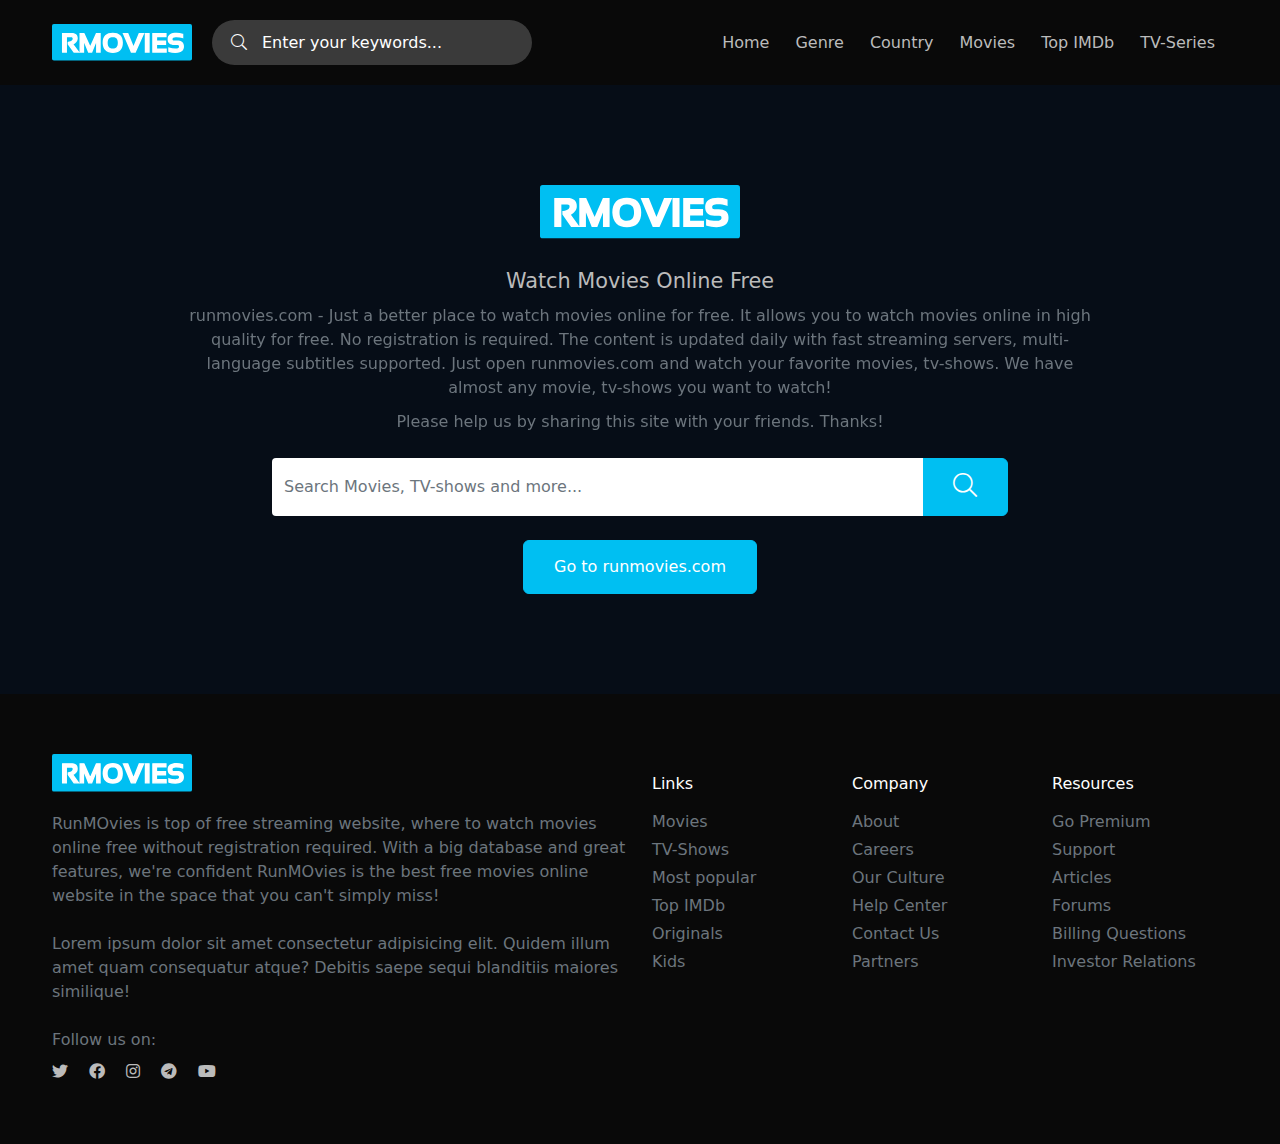
<file: index.html>
<!DOCTYPE html>
<html lang="en-us">

<head>
	<!-- Page Needs Meta
	=================================================== -->
    <meta charset="utf-8">
    <meta name="viewport" content="width=device-width, initial-scale=1.0">
    <meta name="robots" content="index, follow">
    <meta name="description" content="" />
    <meta name="keywords" content="">
    <meta name="author" content="">
    <meta name="sitemap_link" content="">

	<!-- Title
	================================================== -->
    <title>RunMovies - watch movies online free on RunMovies</title>
    
    <!-- Favicons
    ================================================== -->
    <link rel="icon" href="assets/images/fav/favicon.png">

    <style>
        :root {
            --color__theme1:                 #00bff2;
            --color__black:                  #000000;
            --color__black_rich:             #060d17;
            --color__white:                  #FFFFFF;
            --color__text:                   #BBBBBB;
            --plyr-color-main:               #00bff2;
            
            --body-font: system-ui,-apple-system,"Segoe UI",Roboto,"Helvetica Neue",Arial,"Noto Sans","Liberation Sans",sans-serif,"Apple Color Emoji","Segoe UI Emoji","Segoe UI Symbol","Noto Color Emoji";
        }
    </style>
	<!-- CSS Files
	================================================== -->
    <link rel="stylesheet" href="assets/css/bootstrap.min.css">
    <link rel="stylesheet" href="assets/css/all.min.css">
    <link rel="stylesheet" href="assets/css/style.css">    
    <link rel="stylesheet" href="assets/css/space.css">    
</head>
<body>

    <header>
        <div class="container">
            <div class="nav navbar p-0">
                <a href="index.html" class="brand md-mr-10 lg-mr-20">
                    <img src="assets/images/brand/runmovies.svg" alt="">
                </a>
                
                <form action="#" class="search-form me-md-auto" method="get">
                    <div class="input-group">
                        <input type="text" class="form-control" name="keyword" placeholder="Enter your keywords..." autocomplete="off">
                        <button>
                            <i class="fal fa-search"></i>
                        </button>
                    </div>
                </form>
                <ul class="main-menu nav d-none d-xl-flex">
                    <li class="menu-item">
                        <a href="home.html" class="menu-link">Home</a>
                    </li>
                    <li class="menu-item menu-item-has-children dropdown">
                        <a href="#!" class="menu-link">Genre</a>
                        <ul class="sub-menu column-2">
                            <li class="menu-item">
                                <a href="#" class="menu-link">Action</a>
                            </li>
                            <li class="menu-item">
                                <a href="#" class="menu-link">Adventure</a>
                            </li>
                            <li class="menu-item">
                                <a href="#" class="menu-link">Animation</a>
                            </li>
                            <li class="menu-item">
                                <a href="#" class="menu-link">Biography</a>
                            </li>
                            <li class="menu-item">
                                <a href="#" class="menu-link">Costume</a>
                            </li>
                            <li class="menu-item">
                                <a href="#" class="menu-link">Comedy</a>
                            </li>
                            <li class="menu-item">
                                <a href="#" class="menu-link">Crime</a>
                            </li>
                            <li class="menu-item">
                                <a href="#" class="menu-link">Documentary</a>
                            </li>
                            <li class="menu-item">
                                <a href="#" class="menu-link">Drama</a>
                            </li>
                            <li class="menu-item">
                                <a href="#" class="menu-link">Family</a>
                            </li>
                            <li class="menu-item">
                                <a href="#" class="menu-link">Fantasy</a>
                            </li>
                            <li class="menu-item">
                                <a href="#" class="menu-link">Game-Show</a>
                            </li>
                            <li class="menu-item">
                                <a href="#" class="menu-link">History</a>
                            </li>
                            <li class="menu-item">
                                <a href="#" class="menu-link">Horror</a>
                            </li>
                            <li class="menu-item">
                                <a href="#" class="menu-link">Kungfu</a>
                            </li>
                            <li class="menu-item">
                                <a href="#" class="menu-link">Music</a>
                            </li>
                            <li class="menu-item">
                                <a href="#" class="menu-link">Mystery</a>
                            </li>
                            <li class="menu-item">
                                <a href="#" class="menu-link">Reality-TV</a>
                            </li>
                            <li class="menu-item">
                                <a href="#" class="menu-link">Romance</a>
                            </li>
                            <li class="menu-item">
                                <a href="#" class="menu-link">Sci-Fi</a>
                            </li>
                            <li class="menu-item">
                                <a href="#" class="menu-link">Sport</a>
                            </li>
                            <li class="menu-item">
                                <a href="#" class="menu-link">Thriller</a>
                            </li>
                            <li class="menu-item">
                                <a href="#" class="menu-link">TV Show</a>
                            </li>
                            <li class="menu-item">
                                <a href="#" class="menu-link">War</a>
                            </li>
                            <li class="menu-item">
                                <a href="#" class="menu-link">Western</a>
                            </li>
                        </ul>
                    </li>
                    <li class="menu-item menu-item-has-children dropdown">
                        <a href="#!" class="menu-link">Country</a>
                        <ul class="sub-menu">
                            <li class="menu-item">
                                <a class="menu-link" href="#!">Argentina</a> 
                            </li>
                            <li class="menu-item">
                                <a class="menu-link" href="#!">Australia</a> 
                            </li>
                            <li class="menu-item">
                                <a class="menu-link" href="#!">Austria</a> 
                            </li>
                            <li class="menu-item">
                                <a class="menu-link" href="#!">Belgium</a> 
                            </li>
                            <li class="menu-item">
                                <a class="menu-link" href="#!">Brazil</a> 
                            </li>
                            <li class="menu-item">
                                <a class="menu-link" href="#!">Canada</a> 
                            </li>
                            <li class="menu-item">
                                <a class="menu-link" href="#!">China</a> 
                            </li>
                            <li class="menu-item">
                                <a class="menu-link" href="#!">Czech Republic</a> 
                            </li>
                            <li>
                                <a class="menu-link" href="#!">Denmark</a> 
                            </li>
                        </ul>
                    </li>
                    <li class="menu-item">
                        <a href="#" class="menu-link">Movies</a>
                    </li>
                    <li class="menu-item">
                        <a href="#" class="menu-link">Top IMDb</a>
                    </li>
                    <li class="menu-item">
                        <a href="#" class="menu-link">TV-Series</a>
                    </li>
                </ul>
                <button class="btn text-white p-0 hambarger d-xl-none">
                    <i class="fal fa-bars"></i>
                </button>
            </div>
        </div>
    </header>

    <div class="mobile-menu">
        <div class="login">
            <a href="#">
                <i class="fas fa-user-circle"></i>
                Login account
            </a>
        </div>
        <div class="menu-wrapper">
            <ul class="main-menu">
                <li class="menu-item">
                    <a href="#" class="menu-link">Home</a>
                </li>
                <li class="menu-item">
                    <a href="#submenu1" class="menu-link" data-bs-toggle="collapse">
                        Genre
                        <i class="fal fa-plus"></i>
                    </a>
                    <ul class="sub-menu collapse" id="submenu1">
                        <li class="menu-item">
                            <a class="menu-link" href="#!">Action</a>
                        </li>
                        <li class="menu-item">
                            <a class="menu-link" href="#!">Adventure</a>
                        </li>
                        <li class="menu-item">
                            <a class="menu-link" href="#!">Animation</a>
                        </li>
                        <li class="menu-item">
                            <a class="menu-link" href="#!">Biography</a>
                        </li>
                        <li class="menu-item">
                            <a class="menu-link" href="#!">Costume</a>
                        </li>
                        <li class="menu-item">
                            <a class="menu-link" href="#!">Comedy</a>
                        </li>
                        <li class="menu-item">
                            <a class="menu-link" href="#!">Crime</a>
                        </li>
                        <li class="menu-item">
                            <a class="menu-link" href="#!">Documentary</a>
                        </li>
                    </ul>
                </li>
                <li class="menu-item">
                    <a href="#submenu2" class="menu-link" data-bs-toggle="collapse">
                        Country
                        <i class="fal fa-plus"></i>
                    </a>
                    <ul class="sub-menu collapse" id="submenu2">
                        <li class="menu-item">
                            <a class="menu-link" href="#!">Argentina</a> 
                        </li>
                        <li class="menu-item">
                            <a class="menu-link" href="#!">Australia</a> 
                        </li>
                        <li class="menu-item">
                            <a class="menu-link" href="#!">Austria</a> 
                        </li>
                        <li class="menu-item">
                            <a class="menu-link" href="#!">Belgium</a> 
                        </li>
                        <li class="menu-item">
                            <a class="menu-link" href="#!">Brazil</a> 
                        </li>
                        <li class="menu-item">
                            <a class="menu-link" href="#!">Canada</a> 
                        </li>
                        <li class="menu-item">
                            <a class="menu-link" href="#!">China</a> 
                        </li>
                        <li class="menu-item">
                            <a class="menu-link" href="#!">Czech Republic</a> 
                        </li>
                        <li>
                            <a class="menu-link" href="#!">Denmark</a> 
                        </li>
                    </ul>
                </li>
                <li class="menu-item">
                    <a href="#" class="menu-link">Movies</a>
                </li>
                <li class="menu-item">
                    <a href="#" class="menu-link">Top IMDb</a>
                </li>
                <li class="menu-item">
                    <a href="#" class="menu-link">TV-Series</a>
                </li>
            </ul>
        </div>
        <div class="button">
            <button>
                SUBSCRIBE NOW
            </button>
        </div>
    </div>

    <div class="landing-hero">
        <div class="container">
            <div class="text-content text-center">
                <div class="brand-logo">
                    <img src="assets/images/brand/runmovies.svg" alt="">
                </div>
                <h3>Watch Movies Online Free</h3>
                <p class="text-muted">
                    runmovies.com - Just a better place to watch movies online for free. It allows you to watch movies online in high quality for free. No registration is required. The content is updated daily with fast streaming servers, multi-language subtitles supported. Just open runmovies.com and watch your favorite movies, tv-shows. We have almost any movie, tv-shows you want to watch!
                </p>
                <p class="text-muted">
                    Please help us by sharing this site with your friends. Thanks!
                </p>

                <div class="search my-4">
                    <form action="get">
                        <div class="input-group">
                            <input type="text" name="s" class="form-control" placeholder="Search Movies, TV-shows and more..." >

                            <button type="submit" class="btn-theme">
                                <i class="fal fa-search"></i>
                            </button>
                        </div>
                    </form>
                </div>
                <div class="go-to-home">
                    <a href="home.html">Go to runmovies.com</a>
                </div>
            </div>
        </div>
    </div>

    <footer>
        <div class="footer-top">
            <div class="container">
                <div class="row g-4">
                    <div class="col-md-6">
                        <div class="footer-widget text-center text-md-start">
                            <div class="brand">
                                <a href="home.html">
                                    <img src="assets/images/brand/runmovies.svg" alt="">
                                </a>
                            </div>
                            <div class="brand-info text-muted">
                                <p>
                                    RunMOvies is top of free streaming website, where to watch movies online free without registration required. With a big database and great features, we're confident RunMOvies is the best free movies online website in the space that you can't simply miss!
                                </p>
                                <br>
                                <p>
                                    Lorem ipsum dolor sit amet consectetur adipisicing elit. Quidem illum amet quam consequatur atque? Debitis saepe sequi blanditiis maiores similique!
                                </p>
                            </div>
                            <div class="social-links mt-4">
                                <p class="text-muted mb-2">Follow us on:</p>
                                <a href="#" class="me-3"><i class="fab fa-twitter"></i></a>
                                <a href="#" class="me-3"><i class="fab fa-facebook"></i></a>
                                <a href="#" class="me-3"><i class="fab fa-instagram"></i></a>
                                <a href="#" class="me-3"><i class="fab fa-telegram"></i></a>
                                <a href="#" class="me-3"><i class="fab fa-youtube"></i></a>
                            </div>
                        </div>
                    </div>
                    <div class="col-6 col-sm-4 col-md-2">
                        <div class="footer-widget">
                            <h4 class="widget-title">Links</h4>
                            <ul class="widget-links">
                                <li>
                                    <a href="#!">Movies</a>
                                </li>
                                <li>
                                    <a href="#!">TV-Shows</a>
                                </li>
                                <li>
                                    <a href="#!">Most popular</a>
                                </li>
                                <li>
                                    <a href="#!">Top IMDb</a>
                                </li>
                                <li>
                                    <a href="#!">Originals</a>
                                </li>
                                <li>
                                    <a href="#!">Kids</a>
                                </li>
                            </ul>
                        </div>
                    </div>
                    <div class="col-6 col-sm-4 col-md-2">
                        <div class="footer-widget">
                            <h4 class="widget-title">Company</h4>
                            <ul class="widget-links">
                                <li>
                                    <a href="#!">About</a>
                                </li>
                                <li>
                                    <a href="#!">Careers</a>
                                </li>
                                <li>
                                    <a href="#!">Our Culture</a>
                                </li>
                                <li>
                                    <a href="#!">Help Center</a>
                                </li>
                                <li>
                                    <a href="#!">Contact Us</a>
                                </li>
                                <li>
                                    <a href="#!">Partners</a>
                                </li>
                                
                            </ul>
                        </div>
                    </div>                   
                    <div class="col-6 col-sm-4 col-md-2">
                        <div class="footer-widget">
                            <h4 class="widget-title h5">Resources</h4>
                            <ul class="widget-links">
                                <li>
                                    <a href="#!">Go Premium</a>
                                </li>
                                <li>
                                    <a href="#!">Support</a>
                                </li>
                                <li>
                                    <a href="#!">Articles</a>
                                </li>
                                <li>
                                    <a href="#!">Forums</a>
                                </li>
                                <li>
                                    <a href="#!">Billing Questions</a>
                                </li>
                                <li>
                                    <a href="#!">Investor Relations</a>
                                </li>
                            </ul>
                        </div>
                    </div>
                </div>
            </div>
        </div>
        <div class="footer-bottom">
            
        </div>
    </footer>

    <!-- Scripts -->
    <script src="assets/js/jquery-3.6.0.min.js"></script>
    <script src="assets/js/bootstrap.bundle.min.js"></script>
    <script src="assets/js/script.js"></script>
</body>
</html>
</file>
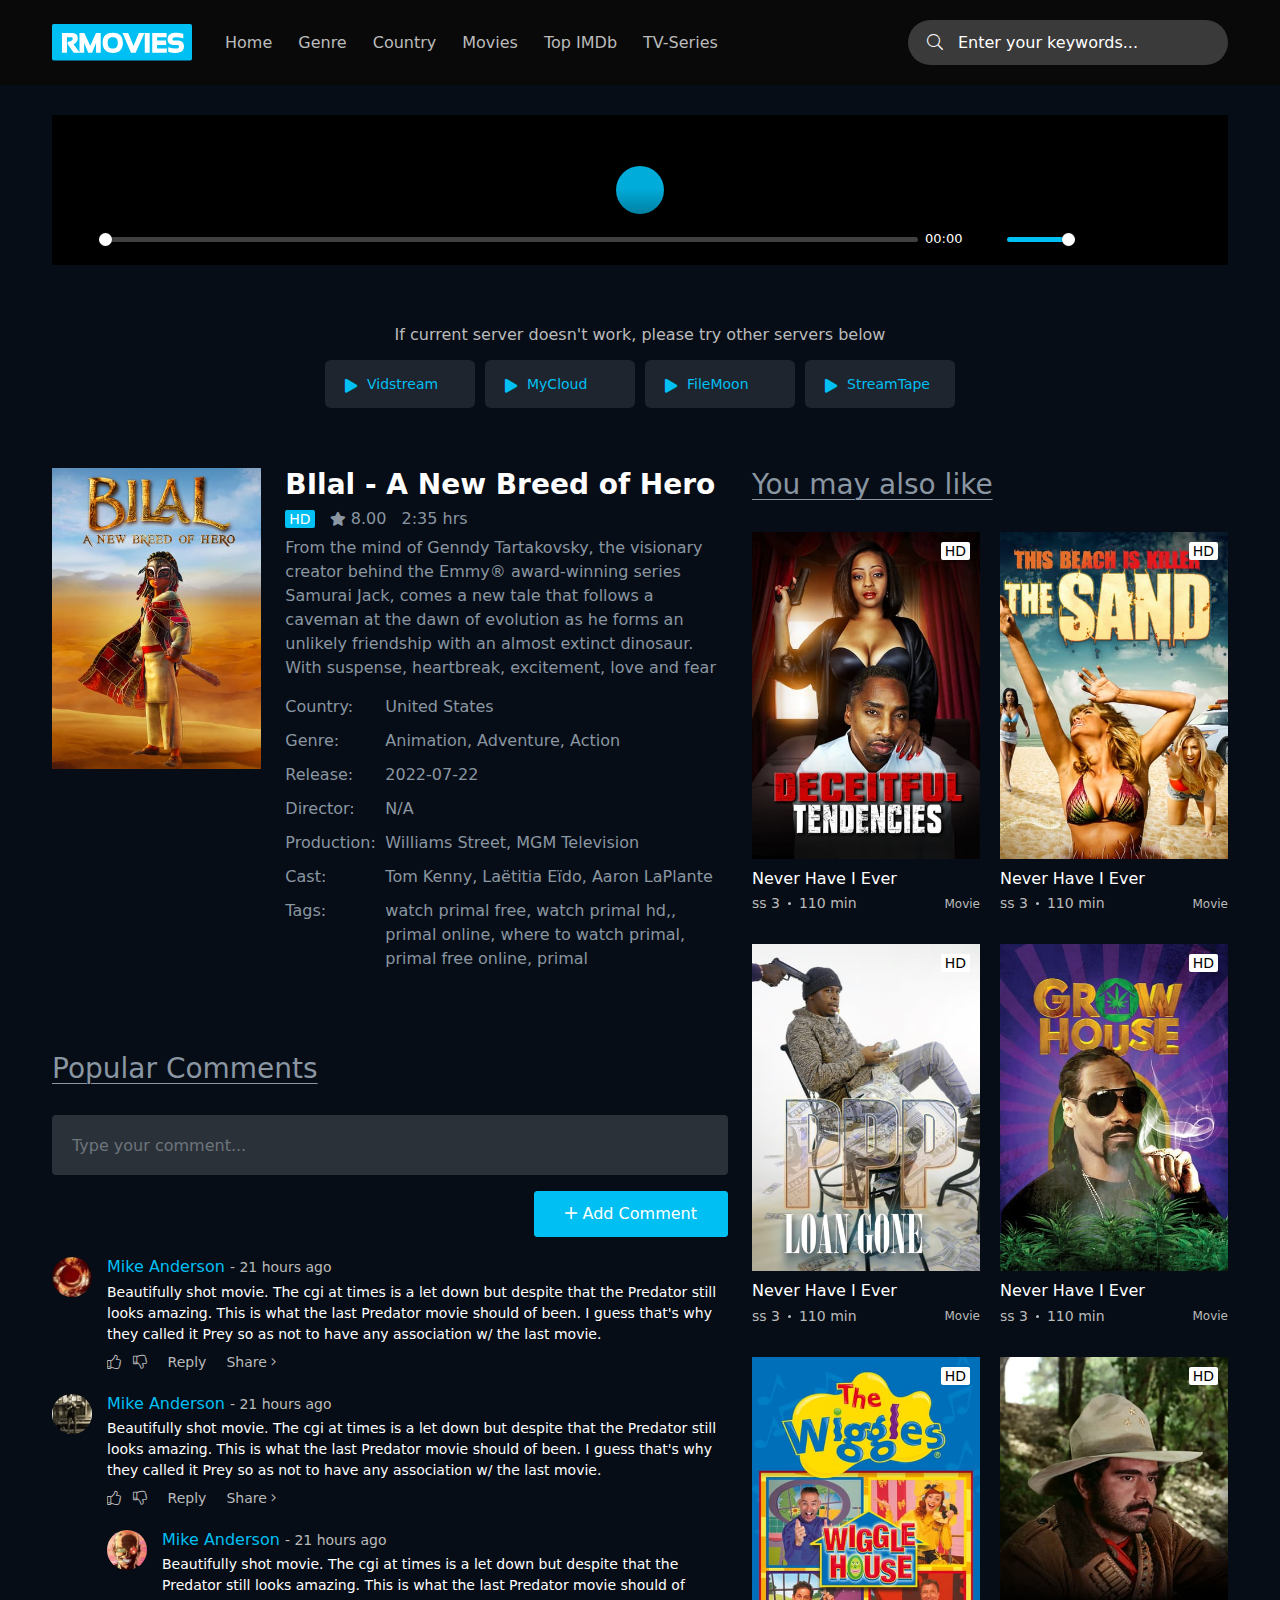
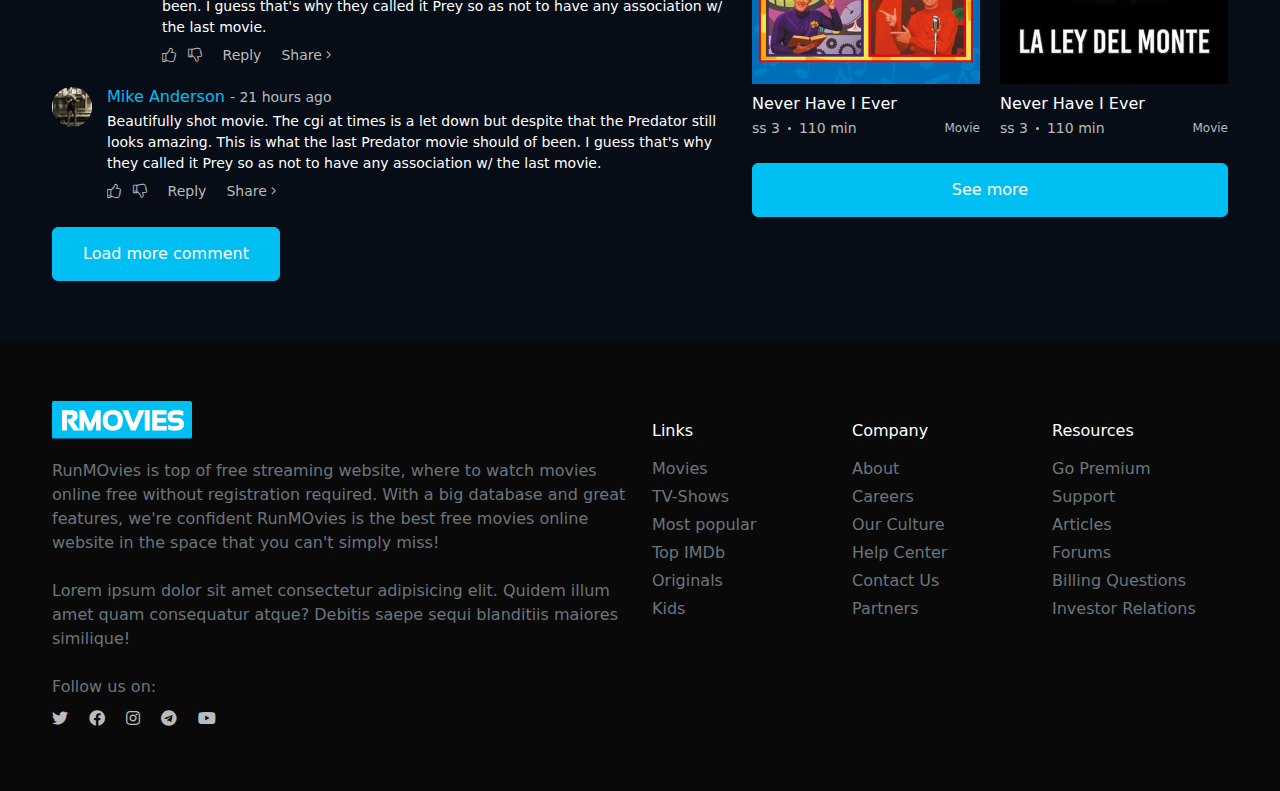
<file: film-single.html>
<!DOCTYPE html>
<html lang="en-us">

<head>
	<!-- Page Needs Meta
	=================================================== -->
    <meta charset="utf-8">
    <meta name="viewport" content="width=device-width, initial-scale=1.0">
    <meta name="robots" content="index, follow">
    <meta name="description" content="" />
    <meta name="keywords" content="">
    <meta name="author" content="">
    <meta name="sitemap_link" content="">

	<!-- Title
	================================================== -->
    <title>RunMovies - watch movies online free on RunMovies</title>
    
    <!-- Favicons
    ================================================== -->
    <link rel="icon" href="assets/images/fav/favicon.png">

	<!-- CSS Files
	================================================== -->
    <link rel="stylesheet" href="assets/css/bootstrap.min.css">
    <link rel="stylesheet" href="assets/css/all.min.css">
    <link rel="stylesheet" href="assets/css/plyr.css">
    <link rel="stylesheet" href="assets/css/style.css">    
    <link rel="stylesheet" href="assets/css/space.css">    
</head>
<body>

    <header>
        <div class="container">
            <div class="nav navbar p-0">
                <a href="index.html" class="brand md-mr-10 lg-mr-20">
                    <img src="assets/images/brand/runmovies.svg" alt="">
                </a>
                
                <ul class="main-menu nav d-none d-xl-flex">
                    <li class="menu-item">
                        <a href="home.html" class="menu-link">Home</a>
                    </li>
                    <li class="menu-item menu-item-has-children dropdown">
                        <a href="#!" class="menu-link">Genre</a>
                        <ul class="sub-menu column-2">
                            <li class="menu-item">
                                <a href="#" class="menu-link">Action</a>
                            </li>
                            <li class="menu-item">
                                <a href="#" class="menu-link">Adventure</a>
                            </li>
                            <li class="menu-item">
                                <a href="#" class="menu-link">Animation</a>
                            </li>
                            <li class="menu-item">
                                <a href="#" class="menu-link">Biography</a>
                            </li>
                            <li class="menu-item">
                                <a href="#" class="menu-link">Costume</a>
                            </li>
                            <li class="menu-item">
                                <a href="#" class="menu-link">Comedy</a>
                            </li>
                            <li class="menu-item">
                                <a href="#" class="menu-link">Crime</a>
                            </li>
                            <li class="menu-item">
                                <a href="#" class="menu-link">Documentary</a>
                            </li>
                            <li class="menu-item">
                                <a href="#" class="menu-link">Drama</a>
                            </li>
                            <li class="menu-item">
                                <a href="#" class="menu-link">Family</a>
                            </li>
                            <li class="menu-item">
                                <a href="#" class="menu-link">Fantasy</a>
                            </li>
                            <li class="menu-item">
                                <a href="#" class="menu-link">Game-Show</a>
                            </li>
                            <li class="menu-item">
                                <a href="#" class="menu-link">History</a>
                            </li>
                            <li class="menu-item">
                                <a href="#" class="menu-link">Horror</a>
                            </li>
                            <li class="menu-item">
                                <a href="#" class="menu-link">Kungfu</a>
                            </li>
                            <li class="menu-item">
                                <a href="#" class="menu-link">Music</a>
                            </li>
                            <li class="menu-item">
                                <a href="#" class="menu-link">Mystery</a>
                            </li>
                            <li class="menu-item">
                                <a href="#" class="menu-link">Reality-TV</a>
                            </li>
                            <li class="menu-item">
                                <a href="#" class="menu-link">Romance</a>
                            </li>
                            <li class="menu-item">
                                <a href="#" class="menu-link">Sci-Fi</a>
                            </li>
                            <li class="menu-item">
                                <a href="#" class="menu-link">Sport</a>
                            </li>
                            <li class="menu-item">
                                <a href="#" class="menu-link">Thriller</a>
                            </li>
                            <li class="menu-item">
                                <a href="#" class="menu-link">TV Show</a>
                            </li>
                            <li class="menu-item">
                                <a href="#" class="menu-link">War</a>
                            </li>
                            <li class="menu-item">
                                <a href="#" class="menu-link">Western</a>
                            </li>
                        </ul>
                    </li>
                    <li class="menu-item menu-item-has-children dropdown">
                        <a href="#!" class="menu-link">Country</a>
                        <ul class="sub-menu">
                            <li class="menu-item">
                                <a class="menu-link" href="#!">Argentina</a> 
                            </li>
                            <li class="menu-item">
                                <a class="menu-link" href="#!">Australia</a> 
                            </li>
                            <li class="menu-item">
                                <a class="menu-link" href="#!">Austria</a> 
                            </li>
                            <li class="menu-item">
                                <a class="menu-link" href="#!">Belgium</a> 
                            </li>
                            <li class="menu-item">
                                <a class="menu-link" href="#!">Brazil</a> 
                            </li>
                            <li class="menu-item">
                                <a class="menu-link" href="#!">Canada</a> 
                            </li>
                            <li class="menu-item">
                                <a class="menu-link" href="#!">China</a> 
                            </li>
                            <li class="menu-item">
                                <a class="menu-link" href="#!">Czech Republic</a> 
                            </li>
                            <li>
                                <a class="menu-link" href="#!">Denmark</a> 
                            </li>
                        </ul>
                    </li>
                    <li class="menu-item">
                        <a href="#" class="menu-link">Movies</a>
                    </li>
                    <li class="menu-item">
                        <a href="#" class="menu-link">Top IMDb</a>
                    </li>
                    <li class="menu-item">
                        <a href="#" class="menu-link">TV-Series</a>
                    </li>
                </ul>

                <form action="#" class="search-form ms-md-auto" method="get">
                    <div class="input-group">
                        <input type="text" class="form-control" name="keyword" placeholder="Enter your keywords..." autocomplete="off">
                        <button>
                            <i class="fal fa-search"></i>
                        </button>
                    </div>
                </form>

                <button class="btn text-white p-0 hambarger d-xl-none">
                    <i class="fal fa-bars"></i>
                </button>
            </div>
        </div>
    </header>
    <div class="mobile-menu">
        <div class="login">
            <a href="#">
                <i class="fas fa-user-circle"></i>
                Login account
            </a>
        </div>
        <div class="menu-wrapper">
            <ul class="main-menu">
                <li class="menu-item">
                    <a href="#" class="menu-link">Home</a>
                </li>
                <li class="menu-item">
                    <a href="#submenu1" class="menu-link" data-bs-toggle="collapse">
                        Genre
                        <i class="fal fa-plus"></i>
                    </a>
                    <ul class="sub-menu collapse" id="submenu1">
                        <li class="menu-item">
                            <a class="menu-link" href="#!">Action</a>
                        </li>
                        <li class="menu-item">
                            <a class="menu-link" href="#!">Adventure</a>
                        </li>
                        <li class="menu-item">
                            <a class="menu-link" href="#!">Animation</a>
                        </li>
                        <li class="menu-item">
                            <a class="menu-link" href="#!">Biography</a>
                        </li>
                        <li class="menu-item">
                            <a class="menu-link" href="#!">Costume</a>
                        </li>
                        <li class="menu-item">
                            <a class="menu-link" href="#!">Comedy</a>
                        </li>
                        <li class="menu-item">
                            <a class="menu-link" href="#!">Crime</a>
                        </li>
                        <li class="menu-item">
                            <a class="menu-link" href="#!">Documentary</a>
                        </li>
                    </ul>
                </li>
                <li class="menu-item">
                    <a href="#submenu2" class="menu-link" data-bs-toggle="collapse">
                        Country
                        <i class="fal fa-plus"></i>
                    </a>
                    <ul class="sub-menu collapse" id="submenu2">
                        <li class="menu-item">
                            <a class="menu-link" href="#!">Argentina</a> 
                        </li>
                        <li class="menu-item">
                            <a class="menu-link" href="#!">Australia</a> 
                        </li>
                        <li class="menu-item">
                            <a class="menu-link" href="#!">Austria</a> 
                        </li>
                        <li class="menu-item">
                            <a class="menu-link" href="#!">Belgium</a> 
                        </li>
                        <li class="menu-item">
                            <a class="menu-link" href="#!">Brazil</a> 
                        </li>
                        <li class="menu-item">
                            <a class="menu-link" href="#!">Canada</a> 
                        </li>
                        <li class="menu-item">
                            <a class="menu-link" href="#!">China</a> 
                        </li>
                        <li class="menu-item">
                            <a class="menu-link" href="#!">Czech Republic</a> 
                        </li>
                        <li>
                            <a class="menu-link" href="#!">Denmark</a> 
                        </li>
                    </ul>
                </li>
                <li class="menu-item">
                    <a href="#" class="menu-link">Movies</a>
                </li>
                <li class="menu-item">
                    <a href="#" class="menu-link">Top IMDb</a>
                </li>
                <li class="menu-item">
                    <a href="#" class="menu-link">TV-Series</a>
                </li>
            </ul>
        </div>
        <div class="button">
            <button>
                SUBSCRIBE NOW
            </button>
        </div>
    </div>

    <div class="main">
        <div class="container">
            <div class="vid_player_wrapper">
                <video controls crossorigin playsinline data-poster="https://cdn.plyr.io/static/demo/View_From_A_Blue_Moon_Trailer-HD.jpg">
                    <source src="https://cdn.plyr.io/static/demo/View_From_A_Blue_Moon_Trailer-1080p.mp4" type="video/mp4">

                    <!-- Caption files [not rquired] -->
                    <track kind="captions" label="English" srclang="en" src="https://cdn.plyr.io/static/demo/View_From_A_Blue_Moon_Trailer-HD.en.vtt" default >
                </video>
            </div>

            <div class="video_play_servers text-center">
                <h6 class="mb-3">If current server doesn't work, please try other servers below</h6>
                <ul>
                    <li>
                        <a href="#">
                            <i class="fas fa-play"></i>
                            <span>
                                Vidstream
                            </span>
                        </a>
                    </li>
                    <li>
                        <a href="#">
                            <i class="fas fa-play"></i>
                            <span>
                                MyCloud
                            </span>
                        </a>
                    </li>
                    <li>
                        <a href="#">
                            <i class="fas fa-play"></i>
                            <span>
                                FileMoon
                            </span>
                        </a>
                    </li>
                    <li>
                        <a href="#">
                            <i class="fas fa-play"></i>
                            <span>
                                StreamTape
                            </span>
                        </a>
                    </li>
                </ul>
            </div>

            <div class="row gx-xxl-5">
                <div class="col-xl-7">
                    <div class="about-film">
                        <div class="row">
                            <div class="col-lg-4">
                                <div class="poster d-none d-lg-block">
                                    <img src="assets/images/film/film1.jpg" alt="">
                                </div>
                            </div>
                            <div class="col-lg-8">
                                <div class="film-information">
                                    <h2 class="film-name">BIlal - A New Breed of Hero</h2>
                                    <ul class="meta ">
                                        <li class="quality">HD</li>
                                        <li class="imdb-rating">
                                            <i class="fas fa-star"></i>
                                            8.00
                                        </li>
                                        <li class="duration">2:35 hrs</li>
                                    </ul>
                                    <p>
                                        From the mind of Genndy Tartakovsky, the visionary creator behind the Emmy® award-winning series Samurai Jack, comes a new tale that follows a caveman at the dawn of evolution as he forms an unlikely friendship with an almost extinct dinosaur. With suspense, heartbreak, excitement, love and fear
                                    </p>
                                    <table class="table">
                                        <tbody>
                                            <tr>
                                                <td>
                                                    Country:
                                                </td>
                                                <td>
                                                    United States
                                                </td>
                                            </tr>
                                            <tr>
                                                <td>
                                                    Genre:
                                                </td>
                                                <td>
                                                    <a href="#">Animation</a>, <a href="#">Adventure</a>, <a href="#">Action</a>
                                                </td>
                                            </tr>
                                            <tr>
                                                <td>
                                                    Release:
                                                </td>
                                                <td>
                                                    2022-07-22
                                                </td>
                                            </tr>
                                            <tr>
                                                <td>
                                                    Director:
                                                </td>
                                                <td>
                                                    N/A
                                                </td>
                                            </tr>
                                            <tr>
                                                <td>
                                                    Production:
                                                </td>
                                                <td>
                                                    <a href="#">Williams Street</a>, <a href="#">MGM Television</a>
                                                </td>
                                            </tr>
                                            <tr>
                                                <td>
                                                    Cast:
                                                </td>
                                                <td>
                                                    <a href="#">Tom Kenny</a>, <a href="#">Laëtitia Eïdo</a>, <a href="#">Aaron LaPlante</a>
                                                </td>
                                            </tr>
                                            <tr>
                                                <td>
                                                    Tags:
                                                </td>
                                                <td>
                                                    <a href="#">watch primal free</a>, <a href="#">watch primal hd,</a>, <a href="#">primal online</a>, <a href="#">where to watch primal</a>, <a href="#">primal free online</a>, <a href="#">primal</a>
                                                </td>
                                            </tr>
                                        </tbody>
                                    </table>
                                </div>
                            </div>
                        </div>
                    </div>
                    <div class="comments">
                        <h3 class="title">
                            Popular Comments
                        </h3>
                        <div class="comment-form">
                            <form action="#">
                                <div class="form-group">
                                    <input type="text" class="form-control" placeholder="Type your comment...">
                                </div>
                                <div class="submit text-sm-end mt-3">
                                    <button class="submit-message btn-theme" type="submit">
                                        <i class="fal fa-plus"></i> Add Comment
                                    </button>
                                </div>
                            </form>
                        </div>
                        <ul class="comment-list">
                            <li>
                                <div class="user-thumb">
                                    <img src="assets/images/comment-avatar1.jpg" class="rounded-circle" width="40" alt="">
                                </div>
                                <div class="comment-text">
                                    <h6 class="name">Mike Anderson <span class="date-time">- 21 hours ago</span></h6>
                                    <p>
                                        Beautifully shot movie. The cgi at times is a let down but despite that the Predator still looks amazing. This is what the last Predator movie should of been. I guess that's why they called it Prey so as not to have any association w/ the last movie.
                                    </p>
                                    <ul class="react">
                                        <li>
                                            <a href="#">
                                                <i class="fal fa-thumbs-up"></i>
                                            </a>
                                            <a href="#">
                                                <i class="fal fa-thumbs-down"></i>
                                            </a>
                                        </li>
                                        <li>
                                            <a href="#">Reply</a>
                                        </li>
                                        <li>
                                            <a href="#">Share <i class="fal fa-angle-right"></i></a>
                                        </li>
                                    </ul>
                                </div>
                            </li>
                            <li>
                                <div class="user-thumb">
                                    <img src="assets/images/comment-avatar2.jpg" class="rounded-circle" width="40" alt="">
                                </div>
                                <div class="comment-text">
                                    <h6 class="name">Mike Anderson <span class="date-time">- 21 hours ago</span></h6>
                                    <p>
                                        Beautifully shot movie. The cgi at times is a let down but despite that the Predator still looks amazing. This is what the last Predator movie should of been. I guess that's why they called it Prey so as not to have any association w/ the last movie.
                                    </p>      
                                    <ul class="react">
                                        <li>
                                            <a href="#">
                                                <i class="fal fa-thumbs-up"></i>
                                            </a>
                                            <a href="#">
                                                <i class="fal fa-thumbs-down"></i>
                                            </a>
                                        </li>
                                        <li>
                                            <a href="#">Reply</a>
                                        </li>
                                        <li>
                                            <a href="#">Share <i class="fal fa-angle-right"></i></a>
                                        </li>
                                    </ul>
                                </div>
                                <ul class="reply-comment">
                                    <li>
                                        <div class="user-thumb">
                                            <img src="assets/images/comment-avatar3.jpg" class="rounded-circle" width="40" alt="">
                                        </div>
                                        <div class="comment-text">
                                            <h6 class="name">Mike Anderson <span class="date-time">- 21 hours ago</span></h6>
                                            <p>
                                                Beautifully shot movie. The cgi at times is a let down but despite that the Predator still looks amazing. This is what the last Predator movie should of been. I guess that's why they called it Prey so as not to have any association w/ the last movie.
                                            </p>
                                            <ul class="react">
                                                <li>
                                                    <a href="#">
                                                        <i class="fal fa-thumbs-up"></i>
                                                    </a>
                                                    <a href="#">
                                                        <i class="fal fa-thumbs-down"></i>
                                                    </a>
                                                </li>
                                                <li>
                                                    <a href="#">Reply</a>
                                                </li>
                                                <li>
                                                    <a href="#">Share <i class="fal fa-angle-right"></i></a>
                                                </li>
                                            </ul>
                                        </div>
                                    </li>
                                </ul>
                            </li>
                            <li>
                                <div class="user-thumb">
                                    <img src="assets/images/comment-avatar2.jpg" class="rounded-circle" width="40" alt="">
                                </div>
                                <div class="comment-text">
                                    <h6 class="name">Mike Anderson <span class="date-time">- 21 hours ago</span></h6>
                                    <p>
                                        Beautifully shot movie. The cgi at times is a let down but despite that the Predator still looks amazing. This is what the last Predator movie should of been. I guess that's why they called it Prey so as not to have any association w/ the last movie.
                                    </p>      
                                    <ul class="react">
                                        <li>
                                            <a href="#">
                                                <i class="fal fa-thumbs-up"></i>
                                            </a>
                                            <a href="#">
                                                <i class="fal fa-thumbs-down"></i>
                                            </a>
                                        </li>
                                        <li>
                                            <a href="#">Reply</a>
                                        </li>
                                        <li>
                                            <a href="#">Share <i class="fal fa-angle-right"></i></a>
                                        </li>
                                    </ul>                              
                                </div>
                            </li>
                        </ul>
                        <div class="load-more-comment mt-4">
                            <a href="#" class="btn btn-theme">Load more comment</a>
                        </div>
                    </div>
                </div>
                <div class="col-xl-5">
                    <div class="suggested-films">
                        <h3 class="title">
                            You may also like
                        </h3>

                        <div class="films">
                            <div class="film-item">
                                <div class="thumbnail">
                                    <a href="film-single.html" class="poster" title="movie-title">
                                        <img src="assets/images/film/film33.jpg" alt="">
                                        <i class="fas fa-play"></i>
                                    </a>
                                    <div class="quality">HD</div>
                                </div>
                                <div class="details">
                                    <h6 class="film-name">
                                        <a href="film-single.html" title="Never Have I Ever">
                                            Never Have I Ever
                                        </a>   
                                    </h6>
                                    <div class="film-meta d-flex align-items-center">
                                        <span>ss 3 </span>
                                        <i class="dot"></i>
                                        <span>110 min</span>
                                        <span class="category ms-auto">Movie</span>
                                    </div>
                                </div>
                                <div class="popover-content">
                                    <div class="rating">
                                        <i class="fas fa-star"></i>
                                        <i class="fas fa-star"></i>
                                        <i class="fas fa-star"></i>
                                        <i class="fas fa-star"></i>
                                        <i class="fas fa-star-half-alt"></i>
                                    </div>
                                    <h3 class="film-title">
                                        <a href="film-single.html">
                                            Never have I ever seen
                                        </a>
                                    </h3>
                                    <ul class="meta">
                                        <li>
                                            <i class="fab fa-imdb"></i>
                                            IMDb: 7.8
                                        </li>
                                        <li class="release">
                                            <i class="fal fa-calendar-alt"></i>
                                            2020
                                        </li>                                        
                                        <li class="duration">
                                            <i class="fal fa-clock"></i>
                                            2:35 hrs
                                        </li>
                                    </ul>
                                    <p>
                                        Country: US
                                    </p>
                                    <p>
                                        Genre: <a href="#">Movie</a>, <a href="#">Drama</a>, <a href="#">Horor</a>
                                    </p>
                                    <p>
                                        Lorem ipsum dolor sit amet consectetur adipisicing elit. Officiis earum dicta repellendus eius labore maiores...
                                    </p>                                    
                                    <a href="film-single.html" class="btn btn-theme mt-3">Play Now &nbsp;<i class="fas fa-play"></i></a>
                                </div>
                            </div>
                            <div class="film-item">
                                <div class="thumbnail">
                                    <a href="film-single.html" class="poster" title="movie-title">
                                        <img src="assets/images/film/film34.jpg" alt="">
                                        <i class="fas fa-play"></i>
                                    </a>
                                    <div class="quality">HD</div>
                                </div>
                                <div class="details">
                                    <h6 class="film-name">
                                        <a href="film-single.html" title="Never Have I Ever">
                                            Never Have I Ever
                                        </a>   
                                    </h6>
                                    <div class="film-meta d-flex align-items-center">
                                        <span>ss 3 </span>
                                        <i class="dot"></i>
                                        <span>110 min</span>
                                        <span class="category ms-auto">Movie</span>
                                    </div>
                                </div>
                                <div class="popover-content">
                                    <div class="rating">
                                        <i class="fas fa-star"></i>
                                        <i class="fas fa-star"></i>
                                        <i class="fas fa-star"></i>
                                        <i class="fas fa-star"></i>
                                        <i class="fas fa-star-half-alt"></i>
                                    </div>
                                    <h3 class="film-title">
                                        <a href="film-single.html">
                                            Never have I ever seen
                                        </a>
                                    </h3>
                                    <ul class="meta">
                                        <li>
                                            <i class="fab fa-imdb"></i>
                                            IMDb: 7.8
                                        </li>
                                        <li class="release">
                                            <i class="fal fa-calendar-alt"></i>
                                            2020
                                        </li>                                        
                                        <li class="duration">
                                            <i class="fal fa-clock"></i>
                                            2:35 hrs
                                        </li>
                                    </ul>
                                    <p>
                                        Country: US
                                    </p>
                                    <p>
                                        Genre: <a href="#">Movie</a>, <a href="#">Drama</a>, <a href="#">Horor</a>
                                    </p>
                                    <p>
                                        Lorem ipsum dolor sit amet consectetur adipisicing elit. Officiis earum dicta repellendus eius labore maiores...
                                    </p>                                    
                                    <a href="film-single.html" class="btn btn-theme mt-3">Play Now &nbsp;<i class="fas fa-play"></i></a>
                                </div>
                            </div>
                            <div class="film-item">
                                <div class="thumbnail">
                                    <a href="film-single.html" class="poster" title="movie-title">
                                        <img src="assets/images/film/film35.jpg" alt="">
                                        <i class="fas fa-play"></i>
                                    </a>
                                    <div class="quality">HD</div>
                                </div>
                                <div class="details">
                                    <h6 class="film-name">
                                        <a href="film-single.html" title="Never Have I Ever">
                                            Never Have I Ever
                                        </a>   
                                    </h6>
                                    <div class="film-meta d-flex align-items-center">
                                        <span>ss 3 </span>
                                        <i class="dot"></i>
                                        <span>110 min</span>
                                        <span class="category ms-auto">Movie</span>
                                    </div>
                                </div>
                                <div class="popover-content">
                                    <div class="rating">
                                        <i class="fas fa-star"></i>
                                        <i class="fas fa-star"></i>
                                        <i class="fas fa-star"></i>
                                        <i class="fas fa-star"></i>
                                        <i class="fas fa-star-half-alt"></i>
                                    </div>
                                    <h3 class="film-title">
                                        <a href="film-single.html">
                                            Never have I ever seen
                                        </a>
                                    </h3>
                                    <ul class="meta">
                                        <li>
                                            <i class="fab fa-imdb"></i>
                                            IMDb: 7.8
                                        </li>
                                        <li class="release">
                                            <i class="fal fa-calendar-alt"></i>
                                            2020
                                        </li>                                        
                                        <li class="duration">
                                            <i class="fal fa-clock"></i>
                                            2:35 hrs
                                        </li>
                                    </ul>
                                    <p>
                                        Country: US
                                    </p>
                                    <p>
                                        Genre: <a href="#">Movie</a>, <a href="#">Drama</a>, <a href="#">Horor</a>
                                    </p>
                                    <p>
                                        Lorem ipsum dolor sit amet consectetur adipisicing elit. Officiis earum dicta repellendus eius labore maiores...
                                    </p>                                    
                                    <a href="film-single.html" class="btn btn-theme mt-3">Play Now &nbsp;<i class="fas fa-play"></i></a>
                                </div>
                            </div>
                            <div class="film-item">
                                <div class="thumbnail">
                                    <a href="film-single.html" class="poster" title="movie-title">
                                        <img src="assets/images/film/film36.jpg" alt="">
                                        <i class="fas fa-play"></i>
                                    </a>
                                    <div class="quality">HD</div>
                                </div>
                                <div class="details">
                                    <h6 class="film-name">
                                        <a href="film-single.html" title="Never Have I Ever">
                                            Never Have I Ever
                                        </a>   
                                    </h6>
                                    <div class="film-meta d-flex align-items-center">
                                        <span>ss 3 </span>
                                        <i class="dot"></i>
                                        <span>110 min</span>
                                        <span class="category ms-auto">Movie</span>
                                    </div>
                                </div>
                                <div class="popover-content">
                                    <div class="rating">
                                        <i class="fas fa-star"></i>
                                        <i class="fas fa-star"></i>
                                        <i class="fas fa-star"></i>
                                        <i class="fas fa-star"></i>
                                        <i class="fas fa-star-half-alt"></i>
                                    </div>
                                    <h3 class="film-title">
                                        <a href="film-single.html">
                                            Never have I ever seen
                                        </a>
                                    </h3>
                                    <ul class="meta">
                                        <li>
                                            <i class="fab fa-imdb"></i>
                                            IMDb: 7.8
                                        </li>
                                        <li class="release">
                                            <i class="fal fa-calendar-alt"></i>
                                            2020
                                        </li>                                        
                                        <li class="duration">
                                            <i class="fal fa-clock"></i>
                                            2:35 hrs
                                        </li>
                                    </ul>
                                    <p>
                                        Country: US
                                    </p>
                                    <p>
                                        Genre: <a href="#">Movie</a>, <a href="#">Drama</a>, <a href="#">Horor</a>
                                    </p>
                                    <p>
                                        Lorem ipsum dolor sit amet consectetur adipisicing elit. Officiis earum dicta repellendus eius labore maiores...
                                    </p>                                    
                                    <a href="film-single.html" class="btn btn-theme mt-3">Play Now &nbsp;<i class="fas fa-play"></i></a>
                                </div>
                            </div>
                            <div class="film-item">
                                <div class="thumbnail">
                                    <a href="film-single.html" class="poster" title="movie-title">
                                        <img src="assets/images/film/film37.png" alt="">
                                        <i class="fas fa-play"></i>
                                    </a>
                                    <div class="quality">HD</div>
                                </div>
                                <div class="details">
                                    <h6 class="film-name">
                                        <a href="film-single.html" title="Never Have I Ever">
                                            Never Have I Ever
                                        </a>   
                                    </h6>
                                    <div class="film-meta d-flex align-items-center">
                                        <span>ss 3 </span>
                                        <i class="dot"></i>
                                        <span>110 min</span>
                                        <span class="category ms-auto">Movie</span>
                                    </div>
                                </div>
                                <div class="popover-content">
                                    <div class="rating">
                                        <i class="fas fa-star"></i>
                                        <i class="fas fa-star"></i>
                                        <i class="fas fa-star"></i>
                                        <i class="fas fa-star"></i>
                                        <i class="fas fa-star-half-alt"></i>
                                    </div>
                                    <h3 class="film-title">
                                        <a href="film-single.html">
                                            Never have I ever seen
                                        </a>
                                    </h3>
                                    <ul class="meta">
                                        <li>
                                            <i class="fab fa-imdb"></i>
                                            IMDb: 7.8
                                        </li>
                                        <li class="release">
                                            <i class="fal fa-calendar-alt"></i>
                                            2020
                                        </li>                                        
                                        <li class="duration">
                                            <i class="fal fa-clock"></i>
                                            2:35 hrs
                                        </li>
                                    </ul>
                                    <p>
                                        Country: US
                                    </p>
                                    <p>
                                        Genre: <a href="#">Movie</a>, <a href="#">Drama</a>, <a href="#">Horor</a>
                                    </p>
                                    <p>
                                        Lorem ipsum dolor sit amet consectetur adipisicing elit. Officiis earum dicta repellendus eius labore maiores...
                                    </p>                                    
                                    <a href="film-single.html" class="btn btn-theme mt-3">Play Now &nbsp;<i class="fas fa-play"></i></a>
                                </div>
                            </div>
                            <div class="film-item">
                                <div class="thumbnail">
                                    <a href="film-single.html" class="poster" title="movie-title">
                                        <img src="assets/images/film/film38.jpg" alt="">
                                        <i class="fas fa-play"></i>
                                    </a>
                                    <div class="quality">HD</div>
                                </div>
                                <div class="details">
                                    <h6 class="film-name">
                                        <a href="film-single.html" title="Never Have I Ever">
                                            Never Have I Ever
                                        </a>   
                                    </h6>
                                    <div class="film-meta d-flex align-items-center">
                                        <span>ss 3 </span>
                                        <i class="dot"></i>
                                        <span>110 min</span>
                                        <span class="category ms-auto">Movie</span>
                                    </div>
                                </div>
                                <div class="popover-content">
                                    <div class="rating">
                                        <i class="fas fa-star"></i>
                                        <i class="fas fa-star"></i>
                                        <i class="fas fa-star"></i>
                                        <i class="fas fa-star"></i>
                                        <i class="fas fa-star-half-alt"></i>
                                    </div>
                                    <h3 class="film-title">
                                        <a href="film-single.html">
                                            Never have I ever seen
                                        </a>
                                    </h3>
                                    <ul class="meta">
                                        <li>
                                            <i class="fab fa-imdb"></i>
                                            IMDb: 7.8
                                        </li>
                                        <li class="release">
                                            <i class="fal fa-calendar-alt"></i>
                                            2020
                                        </li>                                        
                                        <li class="duration">
                                            <i class="fal fa-clock"></i>
                                            2:35 hrs
                                        </li>
                                    </ul>
                                    <p>
                                        Country: US
                                    </p>
                                    <p>
                                        Genre: <a href="#">Movie</a>, <a href="#">Drama</a>, <a href="#">Horor</a>
                                    </p>
                                    <p>
                                        Lorem ipsum dolor sit amet consectetur adipisicing elit. Officiis earum dicta repellendus eius labore maiores...
                                    </p>                                    
                                    <a href="film-single.html" class="btn btn-theme mt-3">Play Now &nbsp;<i class="fas fa-play"></i></a>
                                </div>
                            </div>
                        </div>

                        <div class="watch-more mt-4">
                            <a href="home.html" class="btn btn-theme w-100 text-center">See more</a>
                        </div>
                    </div>
                </div>
            </div>
        </div>
    </div>

    <footer>
        <div class="footer-top">
            <div class="container">
                <div class="row g-4">
                    <div class="col-md-6">
                        <div class="footer-widget text-center text-md-start">
                            <div class="brand">
                                <a href="home.html">
                                    <img src="assets/images/brand/runmovies.svg" alt="">
                                </a>
                            </div>
                            <div class="brand-info text-muted">
                                <p>
                                    RunMOvies is top of free streaming website, where to watch movies online free without registration required. With a big database and great features, we're confident RunMOvies is the best free movies online website in the space that you can't simply miss!
                                </p>
                                <br>
                                <p>
                                    Lorem ipsum dolor sit amet consectetur adipisicing elit. Quidem illum amet quam consequatur atque? Debitis saepe sequi blanditiis maiores similique!
                                </p>
                            </div>
                            <div class="social-links mt-4">
                                <p class="text-muted mb-2">Follow us on:</p>
                                <a href="#" class="me-3"><i class="fab fa-twitter"></i></a>
                                <a href="#" class="me-3"><i class="fab fa-facebook"></i></a>
                                <a href="#" class="me-3"><i class="fab fa-instagram"></i></a>
                                <a href="#" class="me-3"><i class="fab fa-telegram"></i></a>
                                <a href="#" class="me-3"><i class="fab fa-youtube"></i></a>
                            </div>
                        </div>
                    </div>
                    <div class="col-6 col-sm-4 col-md-2">
                        <div class="footer-widget">
                            <h4 class="widget-title">Links</h4>
                            <ul class="widget-links">
                                <li>
                                    <a href="#!">Movies</a>
                                </li>
                                <li>
                                    <a href="#!">TV-Shows</a>
                                </li>
                                <li>
                                    <a href="#!">Most popular</a>
                                </li>
                                <li>
                                    <a href="#!">Top IMDb</a>
                                </li>
                                <li>
                                    <a href="#!">Originals</a>
                                </li>
                                <li>
                                    <a href="#!">Kids</a>
                                </li>
                            </ul>
                        </div>
                    </div>
                    <div class="col-6 col-sm-4 col-md-2">
                        <div class="footer-widget">
                            <h4 class="widget-title">Company</h4>
                            <ul class="widget-links">
                                <li>
                                    <a href="#!">About</a>
                                </li>
                                <li>
                                    <a href="#!">Careers</a>
                                </li>
                                <li>
                                    <a href="#!">Our Culture</a>
                                </li>
                                <li>
                                    <a href="#!">Help Center</a>
                                </li>
                                <li>
                                    <a href="#!">Contact Us</a>
                                </li>
                                <li>
                                    <a href="#!">Partners</a>
                                </li>
                                
                            </ul>
                        </div>
                    </div>                   
                    <div class="col-6 col-sm-4 col-md-2">
                        <div class="footer-widget">
                            <h4 class="widget-title h5">Resources</h4>
                            <ul class="widget-links">
                                <li>
                                    <a href="#!">Go Premium</a>
                                </li>
                                <li>
                                    <a href="#!">Support</a>
                                </li>
                                <li>
                                    <a href="#!">Articles</a>
                                </li>
                                <li>
                                    <a href="#!">Forums</a>
                                </li>
                                <li>
                                    <a href="#!">Billing Questions</a>
                                </li>
                                <li>
                                    <a href="#!">Investor Relations</a>
                                </li>
                            </ul>
                        </div>
                    </div>
                </div>
            </div>
        </div>
        <div class="footer-bottom">
            
        </div>
    </footer>

    <div class="modal fade user-authentication" id="user_login" tabindex="-1" role="dialog">
        <div class="modal-dialog modal-dialog-centered" role="document">
            <div class="modal-content">
                <div class="modal-header">
                    <div class="modal-title">Sign In</div>
                    <button type="button" class="close" data-bs-dismiss="modal" aria-label="Close">
                        <span aria-hidden="true">×</span>
                    </button>
                </div>
                <div class="modal-body">
                    <form action="#" autocomplete="off" class="ajax" >
                        <div class="form-group">
                            <label>Your account</label>
                            <input type="text" class="form-control form-control-lg" name="username" placeholder="Your username or email" required="">
                        </div>
                        <div class="form-group">
                            <label>Password</label>
                            <input type="password" class="form-control  form-control-lg" name="password" placeholder="Password" required="">
                            <small class="form-text text-muted text-end">
                                <a href="#">Forgot your password?</a>
                            </small>
                        </div>
                        <div class="form-check">
                            <input type="checkbox" class="form-check-input" id="remember" name="remember" checked="checked">
                            <label class="form-check-label" for="remember">Remember me</label>
                        </div>
                        <div class="form-group mt-3 mb-0">
                            <button type="submit" class="w-100 btn-theme">LOGIN</button>
                        </div>
                        <div class="loader"></div>
                    </form>
                </div>
                <div class="modal-footer">
                    <span class="text-muted">Don't have an account? </span>
                    <a href="#" data-rmodal="#md-register">Register</a>
                </div>
            </div>
        </div>
    </div>

    <!-- Scripts -->
    <script src="assets/js/jquery-3.6.0.min.js"></script>
    <script src="assets/js/bootstrap.bundle.min.js"></script>
    <script src="assets/js/polyfill.min.js"></script>
    <script src="assets/js/plyr.min.js"></script>
    <script src="assets/js/script.js"></script>

    <script>
        // Change the second argument to your options:
        // https://github.com/sampotts/plyr/#options
        const player = new Plyr('video', {
            // captions: {
            //     active: true
            // }
        });
    </script>
</body>
</html>
</file>
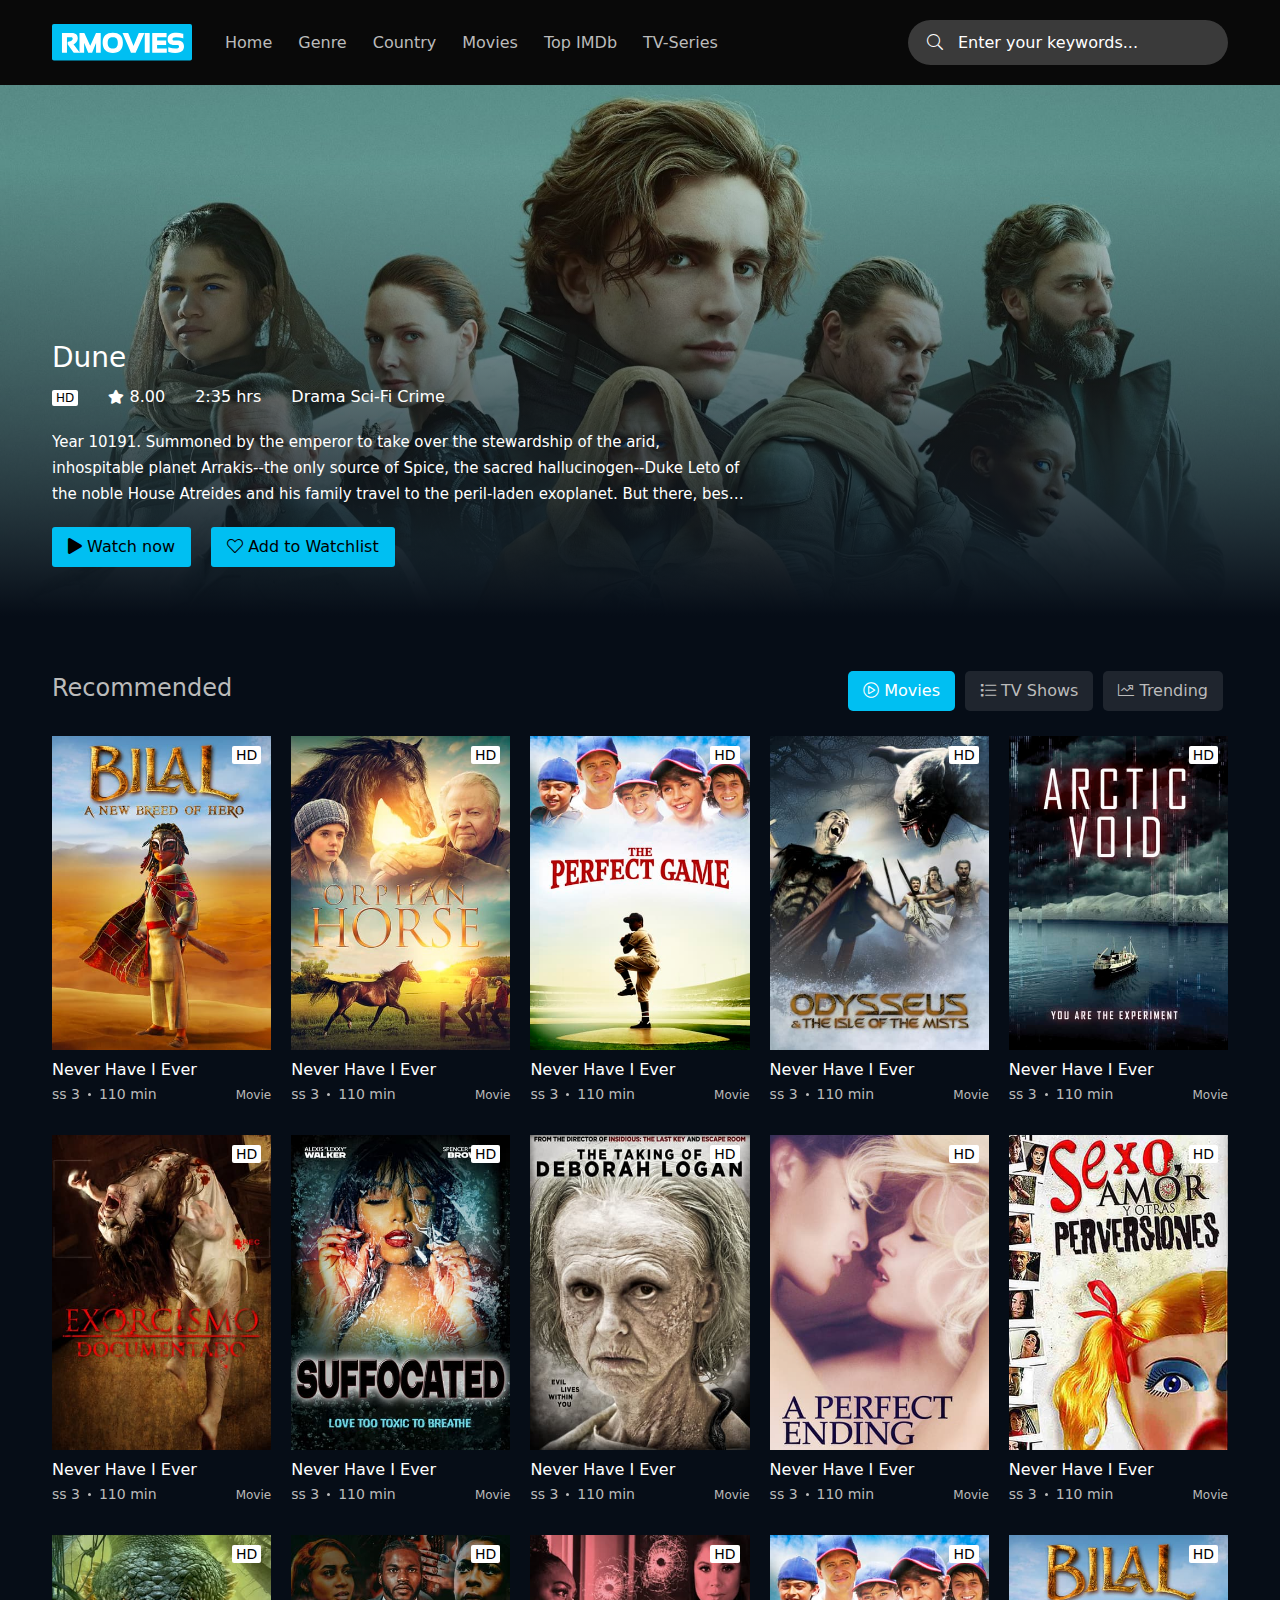
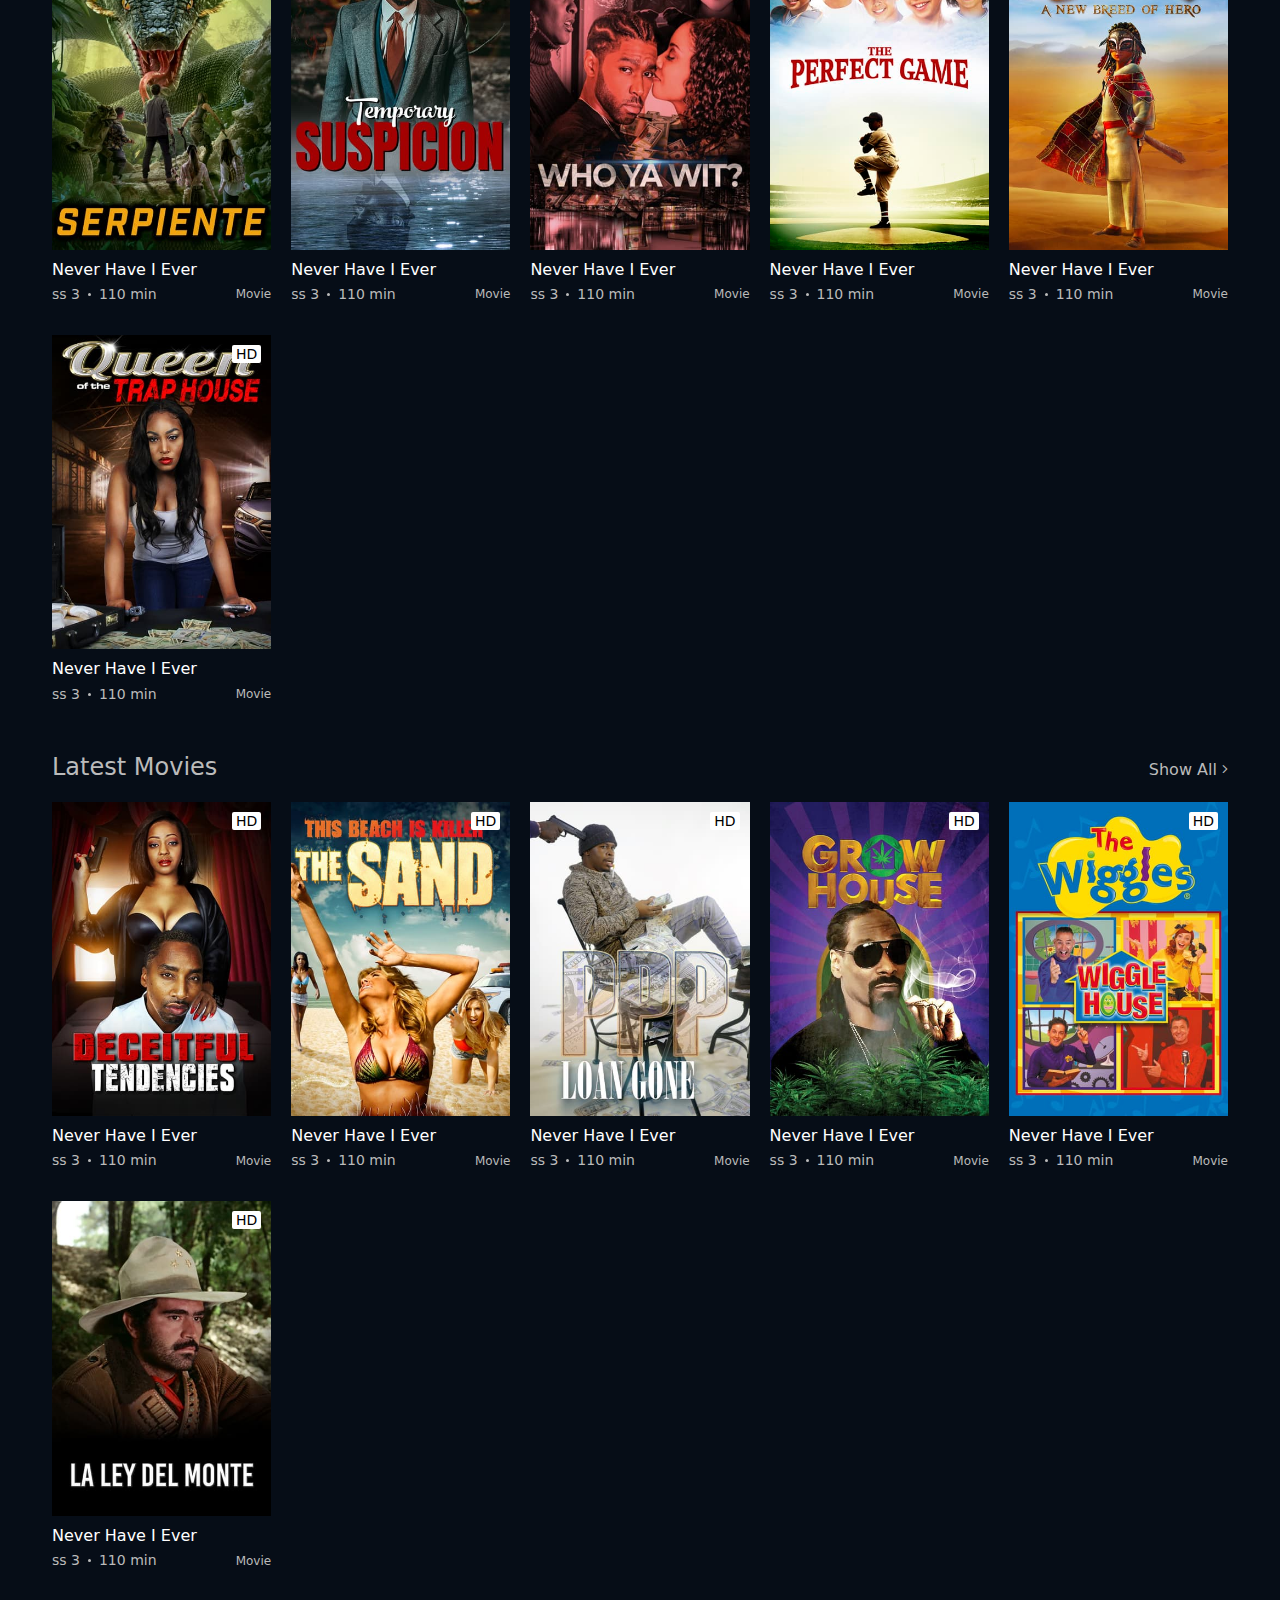
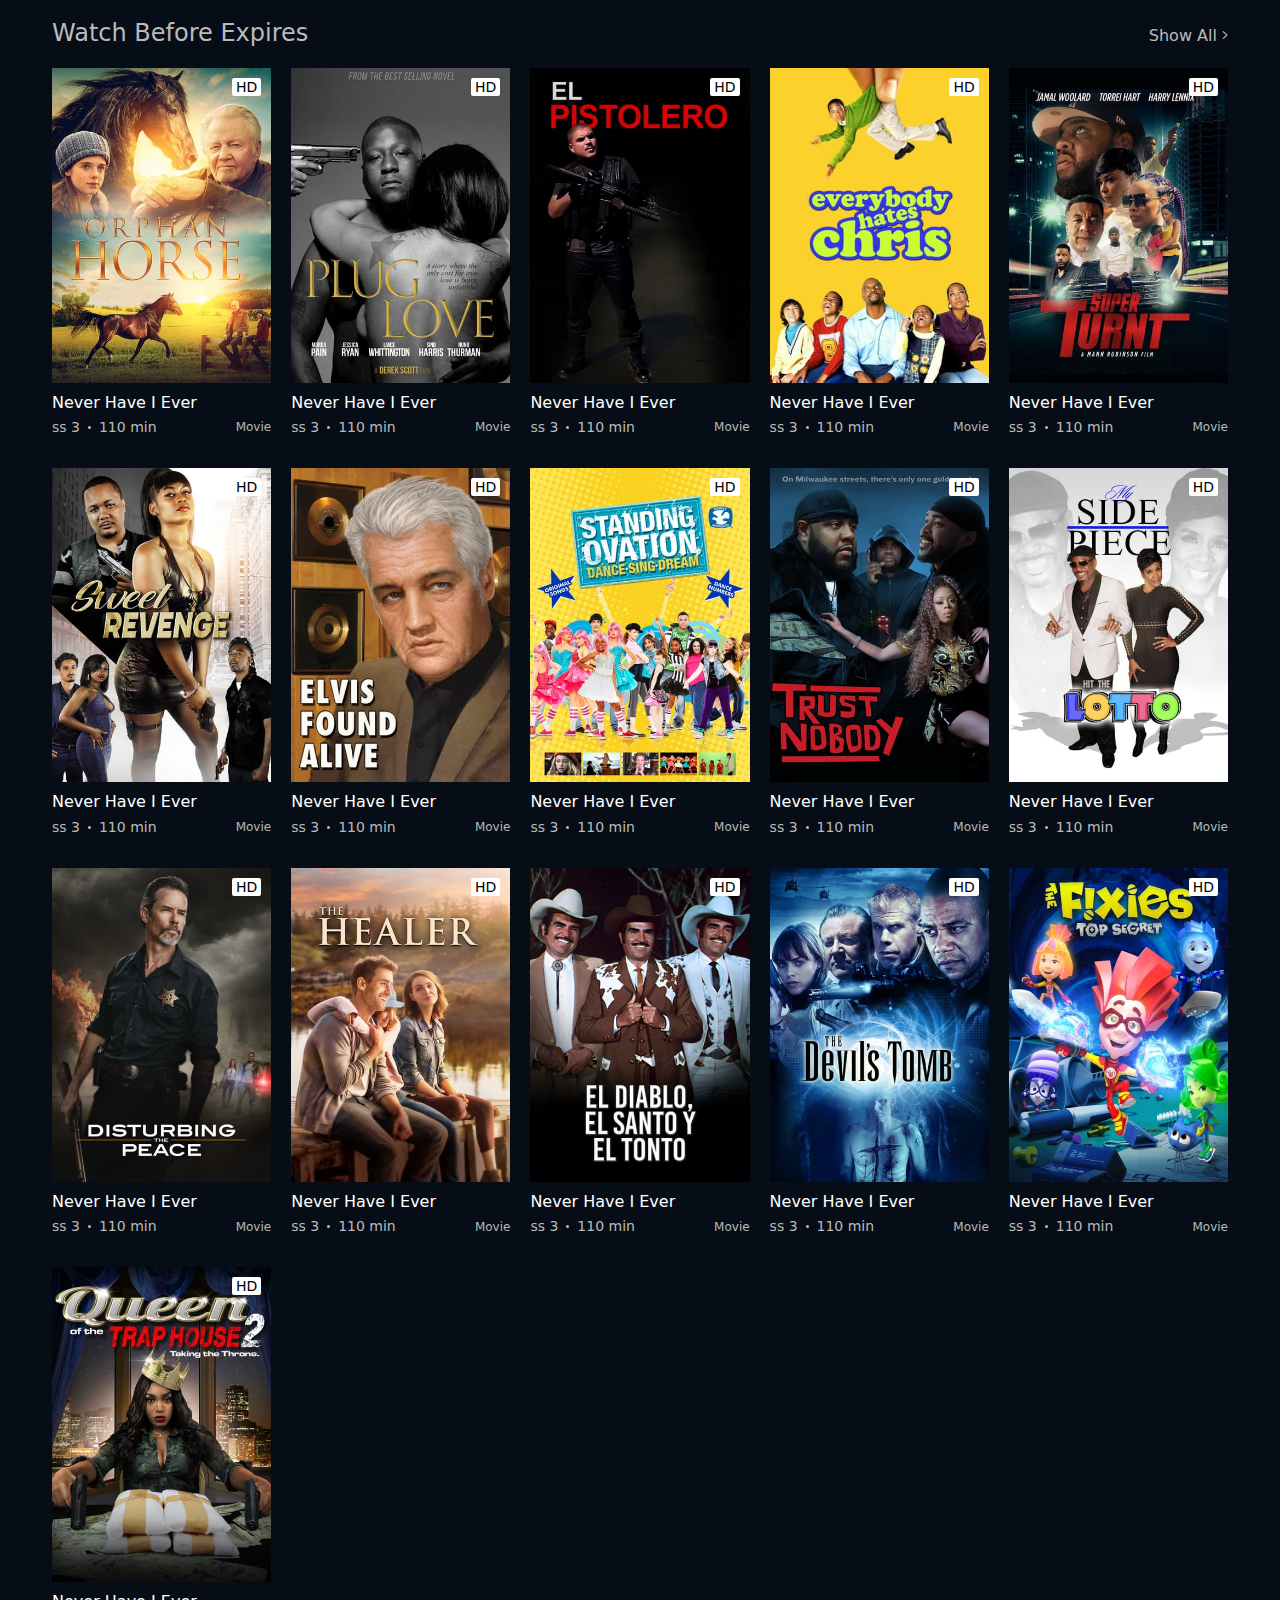
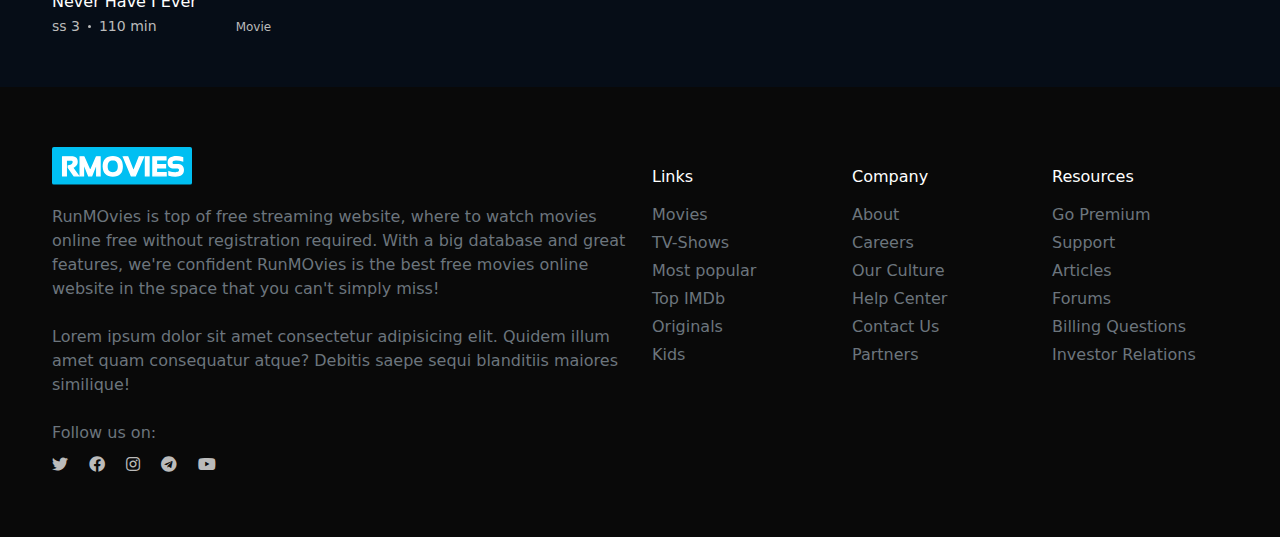
<file: home.html>
<!DOCTYPE html>
<html lang="en-us">

<head>
	<!-- Page Needs Meta
	=================================================== -->
    <meta charset="utf-8">
    <meta name="viewport" content="width=device-width, initial-scale=1.0">
    <meta name="robots" content="index, follow">
    <meta name="description" content="" />
    <meta name="keywords" content="">
    <meta name="author" content="">
    <meta name="sitemap_link" content="">

	<!-- Title
	================================================== -->
    <title>RunMovies - watch movies online free on RunMovies</title>
    
    <!-- Favicons
    ================================================== -->
    <link rel="icon" href="assets/images/fav/favicon.png">

	<!-- CSS Files
	================================================== -->
    <link rel="stylesheet" href="assets/css/bootstrap.min.css">
    <link rel="stylesheet" href="assets/css/all.min.css">
    <link rel="stylesheet" href="assets/css/swiper.min.css">
    <link rel="stylesheet" href="assets/css/style.css">    
    <link rel="stylesheet" href="assets/css/space.css">    
</head>
<body>

    <header>
        <div class="container">
            <div class="nav navbar p-0">
                <a href="index.html" class="brand md-mr-10 lg-mr-20">
                    <img src="assets/images/brand/runmovies.svg" alt="">
                </a>
                
                <ul class="main-menu nav d-none d-xl-flex">
                    <li class="menu-item">
                        <a href="home.html" class="menu-link">Home</a>
                    </li>
                    <li class="menu-item menu-item-has-children dropdown">
                        <a href="#!" class="menu-link">Genre</a>
                        <ul class="sub-menu column-2">
                            <li class="menu-item">
                                <a href="#" class="menu-link">Action</a>
                            </li>
                            <li class="menu-item">
                                <a href="#" class="menu-link">Adventure</a>
                            </li>
                            <li class="menu-item">
                                <a href="#" class="menu-link">Animation</a>
                            </li>
                            <li class="menu-item">
                                <a href="#" class="menu-link">Biography</a>
                            </li>
                            <li class="menu-item">
                                <a href="#" class="menu-link">Costume</a>
                            </li>
                            <li class="menu-item">
                                <a href="#" class="menu-link">Comedy</a>
                            </li>
                            <li class="menu-item">
                                <a href="#" class="menu-link">Crime</a>
                            </li>
                            <li class="menu-item">
                                <a href="#" class="menu-link">Documentary</a>
                            </li>
                            <li class="menu-item">
                                <a href="#" class="menu-link">Drama</a>
                            </li>
                            <li class="menu-item">
                                <a href="#" class="menu-link">Family</a>
                            </li>
                            <li class="menu-item">
                                <a href="#" class="menu-link">Fantasy</a>
                            </li>
                            <li class="menu-item">
                                <a href="#" class="menu-link">Game-Show</a>
                            </li>
                            <li class="menu-item">
                                <a href="#" class="menu-link">History</a>
                            </li>
                            <li class="menu-item">
                                <a href="#" class="menu-link">Horror</a>
                            </li>
                            <li class="menu-item">
                                <a href="#" class="menu-link">Kungfu</a>
                            </li>
                            <li class="menu-item">
                                <a href="#" class="menu-link">Music</a>
                            </li>
                            <li class="menu-item">
                                <a href="#" class="menu-link">Mystery</a>
                            </li>
                            <li class="menu-item">
                                <a href="#" class="menu-link">Reality-TV</a>
                            </li>
                            <li class="menu-item">
                                <a href="#" class="menu-link">Romance</a>
                            </li>
                            <li class="menu-item">
                                <a href="#" class="menu-link">Sci-Fi</a>
                            </li>
                            <li class="menu-item">
                                <a href="#" class="menu-link">Sport</a>
                            </li>
                            <li class="menu-item">
                                <a href="#" class="menu-link">Thriller</a>
                            </li>
                            <li class="menu-item">
                                <a href="#" class="menu-link">TV Show</a>
                            </li>
                            <li class="menu-item">
                                <a href="#" class="menu-link">War</a>
                            </li>
                            <li class="menu-item">
                                <a href="#" class="menu-link">Western</a>
                            </li>
                        </ul>
                    </li>
                    <li class="menu-item menu-item-has-children dropdown">
                        <a href="#!" class="menu-link">Country</a>
                        <ul class="sub-menu">
                            <li class="menu-item">
                                <a class="menu-link" href="#!">Argentina</a> 
                            </li>
                            <li class="menu-item">
                                <a class="menu-link" href="#!">Australia</a> 
                            </li>
                            <li class="menu-item">
                                <a class="menu-link" href="#!">Austria</a> 
                            </li>
                            <li class="menu-item">
                                <a class="menu-link" href="#!">Belgium</a> 
                            </li>
                            <li class="menu-item">
                                <a class="menu-link" href="#!">Brazil</a> 
                            </li>
                            <li class="menu-item">
                                <a class="menu-link" href="#!">Canada</a> 
                            </li>
                            <li class="menu-item">
                                <a class="menu-link" href="#!">China</a> 
                            </li>
                            <li class="menu-item">
                                <a class="menu-link" href="#!">Czech Republic</a> 
                            </li>
                            <li>
                                <a class="menu-link" href="#!">Denmark</a> 
                            </li>
                        </ul>
                    </li>
                    <li class="menu-item">
                        <a href="#" class="menu-link">Movies</a>
                    </li>
                    <li class="menu-item">
                        <a href="#" class="menu-link">Top IMDb</a>
                    </li>
                    <li class="menu-item">
                        <a href="#" class="menu-link">TV-Series</a>
                    </li>
                </ul>

                <form action="#" class="search-form ms-md-auto" method="get">
                    <div class="input-group">
                        <input type="text" class="form-control" name="keyword" placeholder="Enter your keywords..." autocomplete="off">
                        <button>
                            <i class="fal fa-search"></i>
                        </button>
                    </div>
                </form>

                <button class="btn text-white p-0 hambarger d-xl-none">
                    <i class="fal fa-bars"></i>
                </button>
            </div>
        </div>
    </header>
    <div class="mobile-menu">
        <div class="login">
            <a href="#">
                <i class="fas fa-user-circle"></i>
                Login account
            </a>
        </div>
        <div class="menu-wrapper">
            <ul class="main-menu">
                <li class="menu-item">
                    <a href="#" class="menu-link">Home</a>
                </li>
                <li class="menu-item">
                    <a href="#submenu1" class="menu-link" data-bs-toggle="collapse">
                        Genre
                        <i class="fal fa-plus"></i>
                    </a>
                    <ul class="sub-menu collapse" id="submenu1">
                        <li class="menu-item">
                            <a class="menu-link" href="#!">Action</a>
                        </li>
                        <li class="menu-item">
                            <a class="menu-link" href="#!">Adventure</a>
                        </li>
                        <li class="menu-item">
                            <a class="menu-link" href="#!">Animation</a>
                        </li>
                        <li class="menu-item">
                            <a class="menu-link" href="#!">Biography</a>
                        </li>
                        <li class="menu-item">
                            <a class="menu-link" href="#!">Costume</a>
                        </li>
                        <li class="menu-item">
                            <a class="menu-link" href="#!">Comedy</a>
                        </li>
                        <li class="menu-item">
                            <a class="menu-link" href="#!">Crime</a>
                        </li>
                        <li class="menu-item">
                            <a class="menu-link" href="#!">Documentary</a>
                        </li>
                    </ul>
                </li>
                <li class="menu-item">
                    <a href="#submenu2" class="menu-link" data-bs-toggle="collapse">
                        Country
                        <i class="fal fa-plus"></i>
                    </a>
                    <ul class="sub-menu collapse" id="submenu2">
                        <li class="menu-item">
                            <a class="menu-link" href="#!">Argentina</a> 
                        </li>
                        <li class="menu-item">
                            <a class="menu-link" href="#!">Australia</a> 
                        </li>
                        <li class="menu-item">
                            <a class="menu-link" href="#!">Austria</a> 
                        </li>
                        <li class="menu-item">
                            <a class="menu-link" href="#!">Belgium</a> 
                        </li>
                        <li class="menu-item">
                            <a class="menu-link" href="#!">Brazil</a> 
                        </li>
                        <li class="menu-item">
                            <a class="menu-link" href="#!">Canada</a> 
                        </li>
                        <li class="menu-item">
                            <a class="menu-link" href="#!">China</a> 
                        </li>
                        <li class="menu-item">
                            <a class="menu-link" href="#!">Czech Republic</a> 
                        </li>
                        <li>
                            <a class="menu-link" href="#!">Denmark</a> 
                        </li>
                    </ul>
                </li>
                <li class="menu-item">
                    <a href="#" class="menu-link">Movies</a>
                </li>
                <li class="menu-item">
                    <a href="#" class="menu-link">Top IMDb</a>
                </li>
                <li class="menu-item">
                    <a href="#" class="menu-link">TV-Series</a>
                </li>
            </ul>
        </div>
        <div class="button">
            <button>
                SUBSCRIBE NOW
            </button>
        </div>
    </div>

    <div class="main">
        <div class="hero-carousel swiper">
            <div class="swiper-wrapper">
                <div class="swiper-slide hero-film-item" data-bg-image="assets/images/film-xl-img/film-dune.jpg">
                    <div class="container">
                        <div class="film-information">
                            <h1 class="film-title">
                                Dune
                            </h1>
                            <ul class="meta">
                                <li class="quality">HD</li>
                                <li class="imdb-rating">
                                    <i class="fas fa-star"></i>
                                    8.00
                                </li>
                                <li class="duration">2:35 hrs</li>
                                <li class="genre">
                                    <a href="#">Drama</a>
                                    <a href="#">Sci-Fi</a>
                                    <a href="#">Crime</a>
                                </li>
                            </ul>
                            <p class="description">
                                Year 10191. Summoned by the emperor to take over the stewardship of the arid, inhospitable planet Arrakis--the only source of Spice, the sacred hallucinogen--Duke Leto of the noble House Atreides and his family travel to the peril-laden exoplanet. But there, beset by indecipherable visions, Paul
                            </p>
                            <div class="action">
                                <a href="#" class="watchnow">
                                    <i class="fas fa-play"></i>
                                    Watch now
                                </a>
                                <a href="#" class="bookmark">
                                    <i class="fal fa-heart"></i>
                                    Add to Watchlist
                                </a>
                            </div>
                        </div>
                    </div>
                </div>
                <div class="swiper-slide hero-film-item" data-bg-image="assets/images/film-xl-img/film-john-wick.jpg">
                    <div class="container">
                        <div class="film-information">
                            <h1 class="film-title">
                                John Wick: Chapter 3 - Parabellum
                            </h1>
                            <ul class="meta">
                                <li class="quality">HD</li>
                                <li class="imdb-rating">
                                    <i class="fas fa-star"></i>
                                    8.00
                                </li>
                                <li class="duration">2:35 hrs</li>
                                <li class="genre">
                                    <a href="#">Thriller</a>
                                    <a href="#">Action</a>
                                    <a href="#">Crime</a>
                                </li>
                            </ul>
                            <p class="description">
                                Heavily outgunned and with a glorious bounty placed on his head after the blood-soaked events in John Wick: Chapter 2 (2017), the legendary virtuoso of death, John Wick, finds himself all on his own in the dark underbelly of Manhattan's vast urban battlefield. With every
                            </p>
                            <div class="action">
                                <a href="#" class="watchnow">
                                    <i class="fas fa-play"></i>
                                    Watch now
                                </a>
                                <a href="#" class="bookmark">
                                    <i class="fal fa-heart"></i>
                                    Add to Watchlist
                                </a>
                            </div>
                        </div>
                    </div>
                </div>
                <div class="swiper-slide hero-film-item" data-bg-image="assets/images/film-xl-img/film-avengers.jpg">
                    <div class="container">
                        <div class="film-information">
                            <h1 class="film-title">
                                Avengers: Endgame
                            </h1>
                            <ul class="meta">
                                <li class="quality">HD</li>
                                <li class="imdb-rating">
                                    <i class="fas fa-star"></i>
                                    8.40
                                </li>
                                <li class="duration">2:35 hrs</li>
                                <li class="genre">
                                    <a href="#">Adventure</a>
                                    <a href="#">Sci-Fi</a>
                                    <a href="#">Action</a>
                                    <a href="#">Fantasy</a>
                                </li>
                            </ul>
                            <p class="description">
                                After half of all life is snapped away by Thanos, the Avengers are left scattered and divided. Now with a way to reverse the damage, the Avengers and their allies must assemble once more and learn to put differences aside in order to work together
                            </p>
                            <div class="action">
                                <a href="#" class="watchnow">
                                    <i class="fas fa-play"></i>
                                    Watch now
                                </a>
                                <a href="#" class="bookmark">
                                    <i class="fal fa-heart"></i>
                                    Add to Watchlist
                                </a>
                            </div>
                        </div>
                    </div>
                </div>
            </div>
        </div>

        <section>
            <div class="container">
                <div class="section-heading">
                    <h1>Recommended</h1>
                    <ul class="nav nav-tabs border-0 m-0" role="tablist">
                        <li>
                            <button class="active" data-bs-toggle="tab" data-bs-target="#recommended_movies" role="tab">
                                <i class="fal fa-play-circle"></i> Movies
                            </button>
                        </li>
                        <li>
                            <button data-bs-toggle="tab" data-bs-target="#recommended_tv_shows" role="tab">
                                <i class="fal fa-list"></i> TV Shows
                            </button>
                        </li>
                        <li>
                            <button data-bs-toggle="tab" data-bs-target="#recommended_trending" role="tab">
                                <i class="fal fa-chart-line"></i> Trending
                            </button>
                        </li>
                    </ul>
                </div>
                <div class="tab-content">
                    <div class="tab-pane show active" id="recommended_movies" role="tabpanel">
                        <div class="film-row">
                            <div class="film-item">
                                <div class="thumbnail">
                                    <a href="film-single.html" class="poster" title="movie-title">
                                        <img src="assets/images/film/film1.jpg" alt="">
                                        <i class="fas fa-play"></i>
                                    </a>
                                    <div class="quality">HD</div>
                                </div>
                                <div class="details">
                                    <h6 class="film-name">
                                        <a href="film-single.html" title="Never Have I Ever">
                                            Never Have I Ever
                                        </a>   
                                    </h6>
                                    <div class="film-meta d-flex align-items-center">
                                        <span>ss 3 </span>
                                        <i class="dot"></i>
                                        <span>110 min</span>
                                        <span class="category ms-auto">Movie</span>
                                    </div>
                                </div>
                                <div class="popover-content">
                                    <div class="rating">
                                        <i class="fas fa-star"></i>
                                        <i class="fas fa-star"></i>
                                        <i class="fas fa-star"></i>
                                        <i class="fas fa-star"></i>
                                        <i class="fas fa-star-half-alt"></i>
                                    </div>
                                    <h3 class="film-title">
                                        <a href="film-single.html">
                                            Never have I ever seen
                                        </a>
                                    </h3>
                                    <ul class="meta">
                                        <li>
                                            <i class="fab fa-imdb"></i>
                                            IMDb: 7.8
                                        </li>
                                        <li class="release">
                                            <i class="fal fa-calendar-alt"></i>
                                            2020
                                        </li>                                        
                                        <li class="duration">
                                            <i class="fal fa-clock"></i>
                                            2:35 hrs
                                        </li>
                                    </ul>
                                    <p>
                                        Country: US
                                    </p>
                                    <p>
                                        Genre: <a href="#">Movie</a>, <a href="#">Drama</a>, <a href="#">Horor</a>
                                    </p>
                                    <p>
                                        Lorem ipsum dolor sit amet consectetur adipisicing elit. Officiis earum dicta repellendus eius labore maiores...
                                    </p>                                    
                                    <a href="film-single.html" class="btn btn-theme mt-3">Play Now &nbsp;<i class="fas fa-play"></i></a>
                                </div>
                            </div>
                            <div class="film-item">
                                <div class="thumbnail">
                                    <a href="film-single.html" class="poster" title="movie-title">
                                        <img src="assets/images/film/film2.jpg" alt="">
                                        <i class="fas fa-play"></i>
                                    </a>
                                    <div class="quality">HD</div>
                                </div>
                                <div class="details">
                                    <h6 class="film-name">
                                        <a href="film-single.html" title="Never Have I Ever">
                                            Never Have I Ever
                                        </a>   
                                    </h6>
                                    <div class="film-meta d-flex align-items-center">
                                        <span>ss 3 </span>
                                        <i class="dot"></i>
                                        <span>110 min</span>
                                        <span class="category ms-auto">Movie</span>
                                    </div>
                                </div>
                                <div class="popover-content">
                                    <div class="rating">
                                        <i class="fas fa-star"></i>
                                        <i class="fas fa-star"></i>
                                        <i class="fas fa-star"></i>
                                        <i class="fas fa-star"></i>
                                        <i class="fas fa-star-half-alt"></i>
                                    </div>
                                    <h3 class="film-title">
                                        <a href="film-single.html">
                                            Never have I ever seen
                                        </a>
                                    </h3>
                                    <ul class="meta">
                                        <li>
                                            <i class="fab fa-imdb"></i>
                                            IMDb: 7.8
                                        </li>
                                        <li class="release">
                                            <i class="fal fa-calendar-alt"></i>
                                            2020
                                        </li>                                        
                                        <li class="duration">
                                            <i class="fal fa-clock"></i>
                                            2:35 hrs
                                        </li>
                                    </ul>
                                    <p>
                                        Country: US
                                    </p>
                                    <p>
                                        Genre: <a href="#">Movie</a>, <a href="#">Drama</a>, <a href="#">Horor</a>
                                    </p>
                                    <p>
                                        Lorem ipsum dolor sit amet consectetur adipisicing elit. Officiis earum dicta repellendus eius labore maiores...
                                    </p>                                    
                                    <a href="film-single.html" class="btn btn-theme mt-3">Play Now &nbsp;<i class="fas fa-play"></i></a>
                                </div>
                            </div>
                            <div class="film-item">
                                <div class="thumbnail">
                                    <a href="film-single.html" class="poster" title="movie-title">
                                        <img src="assets/images/film/film3.jpg" alt="">
                                        <i class="fas fa-play"></i>
                                    </a>
                                    <div class="quality">HD</div>
                                </div>
                                <div class="details">
                                    <h6 class="film-name">
                                        <a href="film-single.html" title="Never Have I Ever">
                                            Never Have I Ever
                                        </a>   
                                    </h6>
                                    <div class="film-meta d-flex align-items-center">
                                        <span>ss 3 </span>
                                        <i class="dot"></i>
                                        <span>110 min</span>
                                        <span class="category ms-auto">Movie</span>
                                    </div>
                                </div>
                                <div class="popover-content">
                                    <div class="rating">
                                        <i class="fas fa-star"></i>
                                        <i class="fas fa-star"></i>
                                        <i class="fas fa-star"></i>
                                        <i class="fas fa-star"></i>
                                        <i class="fas fa-star-half-alt"></i>
                                    </div>
                                    <h3 class="film-title">
                                        <a href="film-single.html">
                                            Never have I ever seen
                                        </a>
                                    </h3>
                                    <ul class="meta">
                                        <li>
                                            <i class="fab fa-imdb"></i>
                                            IMDb: 7.8
                                        </li>
                                        <li class="release">
                                            <i class="fal fa-calendar-alt"></i>
                                            2020
                                        </li>                                        
                                        <li class="duration">
                                            <i class="fal fa-clock"></i>
                                            2:35 hrs
                                        </li>
                                    </ul>
                                    <p>
                                        Country: US
                                    </p>
                                    <p>
                                        Genre: <a href="#">Movie</a>, <a href="#">Drama</a>, <a href="#">Horor</a>
                                    </p>
                                    <p>
                                        Lorem ipsum dolor sit amet consectetur adipisicing elit. Officiis earum dicta repellendus eius labore maiores...
                                    </p>                                    
                                    <a href="film-single.html" class="btn btn-theme mt-3">Play Now &nbsp;<i class="fas fa-play"></i></a>
                                </div>
                            </div>
                            <div class="film-item">
                                <div class="thumbnail">
                                    <a href="film-single.html" class="poster" title="movie-title">
                                        <img src="assets/images/film/film4.jpg" alt="">
                                        <i class="fas fa-play"></i>
                                    </a>
                                    <div class="quality">HD</div>
                                </div>
                                <div class="details">
                                    <h6 class="film-name">
                                        <a href="film-single.html" title="Never Have I Ever">
                                            Never Have I Ever
                                        </a>   
                                    </h6>
                                    <div class="film-meta d-flex align-items-center">
                                        <span>ss 3 </span>
                                        <i class="dot"></i>
                                        <span>110 min</span>
                                        <span class="category ms-auto">Movie</span>
                                    </div>
                                </div>
                                <div class="popover-content">
                                    <div class="rating">
                                        <i class="fas fa-star"></i>
                                        <i class="fas fa-star"></i>
                                        <i class="fas fa-star"></i>
                                        <i class="fas fa-star"></i>
                                        <i class="fas fa-star-half-alt"></i>
                                    </div>
                                    <h3 class="film-title">
                                        <a href="film-single.html">
                                            Never have I ever seen
                                        </a>
                                    </h3>
                                    <ul class="meta">
                                        <li>
                                            <i class="fab fa-imdb"></i>
                                            IMDb: 7.8
                                        </li>
                                        <li class="release">
                                            <i class="fal fa-calendar-alt"></i>
                                            2020
                                        </li>                                        
                                        <li class="duration">
                                            <i class="fal fa-clock"></i>
                                            2:35 hrs
                                        </li>
                                    </ul>
                                    <p>
                                        Country: US
                                    </p>
                                    <p>
                                        Genre: <a href="#">Movie</a>, <a href="#">Drama</a>, <a href="#">Horor</a>
                                    </p>
                                    <p>
                                        Lorem ipsum dolor sit amet consectetur adipisicing elit. Officiis earum dicta repellendus eius labore maiores...
                                    </p>                                    
                                    <a href="film-single.html" class="btn btn-theme mt-3">Play Now &nbsp;<i class="fas fa-play"></i></a>
                                </div>
                            </div>
                            <div class="film-item">
                                <div class="thumbnail">
                                    <a href="film-single.html" class="poster" title="movie-title">
                                        <img src="assets/images/film/film5.jpg" alt="">
                                        <i class="fas fa-play"></i>
                                    </a>
                                    <div class="quality">HD</div>
                                </div>
                                <div class="details">
                                    <h6 class="film-name">
                                        <a href="film-single.html" title="Never Have I Ever">
                                            Never Have I Ever
                                        </a>   
                                    </h6>
                                    <div class="film-meta d-flex align-items-center">
                                        <span>ss 3 </span>
                                        <i class="dot"></i>
                                        <span>110 min</span>
                                        <span class="category ms-auto">Movie</span>
                                    </div>
                                </div>
                                <div class="popover-content">
                                    <div class="rating">
                                        <i class="fas fa-star"></i>
                                        <i class="fas fa-star"></i>
                                        <i class="fas fa-star"></i>
                                        <i class="fas fa-star"></i>
                                        <i class="fas fa-star-half-alt"></i>
                                    </div>
                                    <h3 class="film-title">
                                        <a href="film-single.html">
                                            Never have I ever seen
                                        </a>
                                    </h3>
                                    <ul class="meta">
                                        <li>
                                            <i class="fab fa-imdb"></i>
                                            IMDb: 7.8
                                        </li>
                                        <li class="release">
                                            <i class="fal fa-calendar-alt"></i>
                                            2020
                                        </li>                                        
                                        <li class="duration">
                                            <i class="fal fa-clock"></i>
                                            2:35 hrs
                                        </li>
                                    </ul>
                                    <p>
                                        Country: US
                                    </p>
                                    <p>
                                        Genre: <a href="#">Movie</a>, <a href="#">Drama</a>, <a href="#">Horor</a>
                                    </p>
                                    <p>
                                        Lorem ipsum dolor sit amet consectetur adipisicing elit. Officiis earum dicta repellendus eius labore maiores...
                                    </p>                                    
                                    <a href="film-single.html" class="btn btn-theme mt-3">Play Now &nbsp;<i class="fas fa-play"></i></a>
                                </div>
                            </div>
                            <div class="film-item">
                                <div class="thumbnail">
                                    <a href="film-single.html" class="poster" title="movie-title">
                                        <img src="assets/images/film/film6.jpg" alt="">
                                        <i class="fas fa-play"></i>
                                    </a>
                                    <div class="quality">HD</div>
                                </div>
                                <div class="details">
                                    <h6 class="film-name">
                                        <a href="film-single.html" title="Never Have I Ever">
                                            Never Have I Ever
                                        </a>   
                                    </h6>
                                    <div class="film-meta d-flex align-items-center">
                                        <span>ss 3 </span>
                                        <i class="dot"></i>
                                        <span>110 min</span>
                                        <span class="category ms-auto">Movie</span>
                                    </div>
                                </div>
                                <div class="popover-content">
                                    <div class="rating">
                                        <i class="fas fa-star"></i>
                                        <i class="fas fa-star"></i>
                                        <i class="fas fa-star"></i>
                                        <i class="fas fa-star"></i>
                                        <i class="fas fa-star-half-alt"></i>
                                    </div>
                                    <h3 class="film-title">
                                        <a href="film-single.html">
                                            Never have I ever seen
                                        </a>
                                    </h3>
                                    <ul class="meta">
                                        <li>
                                            <i class="fab fa-imdb"></i>
                                            IMDb: 7.8
                                        </li>
                                        <li class="release">
                                            <i class="fal fa-calendar-alt"></i>
                                            2020
                                        </li>                                        
                                        <li class="duration">
                                            <i class="fal fa-clock"></i>
                                            2:35 hrs
                                        </li>
                                    </ul>
                                    <p>
                                        Country: US
                                    </p>
                                    <p>
                                        Genre: <a href="#">Movie</a>, <a href="#">Drama</a>, <a href="#">Horor</a>
                                    </p>
                                    <p>
                                        Lorem ipsum dolor sit amet consectetur adipisicing elit. Officiis earum dicta repellendus eius labore maiores...
                                    </p>                                    
                                    <a href="film-single.html" class="btn btn-theme mt-3">Play Now &nbsp;<i class="fas fa-play"></i></a>
                                </div>
                            </div>
                            <div class="film-item">
                                <div class="thumbnail">
                                    <a href="film-single.html" class="poster" title="movie-title">
                                        <img src="assets/images/film/film7.jpg" alt="">
                                        <i class="fas fa-play"></i>
                                    </a>
                                    <div class="quality">HD</div>
                                </div>
                                <div class="details">
                                    <h6 class="film-name">
                                        <a href="film-single.html" title="Never Have I Ever">
                                            Never Have I Ever
                                        </a>   
                                    </h6>
                                    <div class="film-meta d-flex align-items-center">
                                        <span>ss 3 </span>
                                        <i class="dot"></i>
                                        <span>110 min</span>
                                        <span class="category ms-auto">Movie</span>
                                    </div>
                                </div>
                                <div class="popover-content">
                                    <div class="rating">
                                        <i class="fas fa-star"></i>
                                        <i class="fas fa-star"></i>
                                        <i class="fas fa-star"></i>
                                        <i class="fas fa-star"></i>
                                        <i class="fas fa-star-half-alt"></i>
                                    </div>
                                    <h3 class="film-title">
                                        <a href="film-single.html">
                                            Never have I ever seen
                                        </a>
                                    </h3>
                                    <ul class="meta">
                                        <li>
                                            <i class="fab fa-imdb"></i>
                                            IMDb: 7.8
                                        </li>
                                        <li class="release">
                                            <i class="fal fa-calendar-alt"></i>
                                            2020
                                        </li>                                        
                                        <li class="duration">
                                            <i class="fal fa-clock"></i>
                                            2:35 hrs
                                        </li>
                                    </ul>
                                    <p>
                                        Country: US
                                    </p>
                                    <p>
                                        Genre: <a href="#">Movie</a>, <a href="#">Drama</a>, <a href="#">Horor</a>
                                    </p>
                                    <p>
                                        Lorem ipsum dolor sit amet consectetur adipisicing elit. Officiis earum dicta repellendus eius labore maiores...
                                    </p>                                    
                                    <a href="film-single.html" class="btn btn-theme mt-3">Play Now &nbsp;<i class="fas fa-play"></i></a>
                                </div>
                            </div>
                            <div class="film-item">
                                <div class="thumbnail">
                                    <a href="film-single.html" class="poster" title="movie-title">
                                        <img src="assets/images/film/film8.jpg" alt="">
                                        <i class="fas fa-play"></i>
                                    </a>
                                    <div class="quality">HD</div>
                                </div>
                                <div class="details">
                                    <h6 class="film-name">
                                        <a href="film-single.html" title="Never Have I Ever">
                                            Never Have I Ever
                                        </a>   
                                    </h6>
                                    <div class="film-meta d-flex align-items-center">
                                        <span>ss 3 </span>
                                        <i class="dot"></i>
                                        <span>110 min</span>
                                        <span class="category ms-auto">Movie</span>
                                    </div>
                                </div>
                                <div class="popover-content">
                                    <div class="rating">
                                        <i class="fas fa-star"></i>
                                        <i class="fas fa-star"></i>
                                        <i class="fas fa-star"></i>
                                        <i class="fas fa-star"></i>
                                        <i class="fas fa-star-half-alt"></i>
                                    </div>
                                    <h3 class="film-title">
                                        <a href="film-single.html">
                                            Never have I ever seen
                                        </a>
                                    </h3>
                                    <ul class="meta">
                                        <li>
                                            <i class="fab fa-imdb"></i>
                                            IMDb: 7.8
                                        </li>
                                        <li class="release">
                                            <i class="fal fa-calendar-alt"></i>
                                            2020
                                        </li>                                        
                                        <li class="duration">
                                            <i class="fal fa-clock"></i>
                                            2:35 hrs
                                        </li>
                                    </ul>
                                    <p>
                                        Country: US
                                    </p>
                                    <p>
                                        Genre: <a href="#">Movie</a>, <a href="#">Drama</a>, <a href="#">Horor</a>
                                    </p>
                                    <p>
                                        Lorem ipsum dolor sit amet consectetur adipisicing elit. Officiis earum dicta repellendus eius labore maiores...
                                    </p>                                    
                                    <a href="film-single.html" class="btn btn-theme mt-3">Play Now &nbsp;<i class="fas fa-play"></i></a>
                                </div>
                            </div>
                            <div class="film-item">
                                <div class="thumbnail">
                                    <a href="film-single.html" class="poster" title="movie-title">
                                        <img src="assets/images/film/film9.jpg" alt="">
                                        <i class="fas fa-play"></i>
                                    </a>
                                    <div class="quality">HD</div>
                                </div>
                                <div class="details">
                                    <h6 class="film-name">
                                        <a href="film-single.html" title="Never Have I Ever">
                                            Never Have I Ever
                                        </a>   
                                    </h6>
                                    <div class="film-meta d-flex align-items-center">
                                        <span>ss 3 </span>
                                        <i class="dot"></i>
                                        <span>110 min</span>
                                        <span class="category ms-auto">Movie</span>
                                    </div>
                                </div>
                                <div class="popover-content">
                                    <div class="rating">
                                        <i class="fas fa-star"></i>
                                        <i class="fas fa-star"></i>
                                        <i class="fas fa-star"></i>
                                        <i class="fas fa-star"></i>
                                        <i class="fas fa-star-half-alt"></i>
                                    </div>
                                    <h3 class="film-title">
                                        <a href="film-single.html">
                                            Never have I ever seen
                                        </a>
                                    </h3>
                                    <ul class="meta">
                                        <li>
                                            <i class="fab fa-imdb"></i>
                                            IMDb: 7.8
                                        </li>
                                        <li class="release">
                                            <i class="fal fa-calendar-alt"></i>
                                            2020
                                        </li>                                        
                                        <li class="duration">
                                            <i class="fal fa-clock"></i>
                                            2:35 hrs
                                        </li>
                                    </ul>
                                    <p>
                                        Country: US
                                    </p>
                                    <p>
                                        Genre: <a href="#">Movie</a>, <a href="#">Drama</a>, <a href="#">Horor</a>
                                    </p>
                                    <p>
                                        Lorem ipsum dolor sit amet consectetur adipisicing elit. Officiis earum dicta repellendus eius labore maiores...
                                    </p>                                    
                                    <a href="film-single.html" class="btn btn-theme mt-3">Play Now &nbsp;<i class="fas fa-play"></i></a>
                                </div>
                            </div>
                            <div class="film-item">
                                <div class="thumbnail">
                                    <a href="film-single.html" class="poster" title="movie-title">
                                        <img src="assets/images/film/film10.jpg" alt="">
                                        <i class="fas fa-play"></i>
                                    </a>
                                    <div class="quality">HD</div>
                                </div>
                                <div class="details">
                                    <h6 class="film-name">
                                        <a href="film-single.html" title="Never Have I Ever">
                                            Never Have I Ever
                                        </a>   
                                    </h6>
                                    <div class="film-meta d-flex align-items-center">
                                        <span>ss 3 </span>
                                        <i class="dot"></i>
                                        <span>110 min</span>
                                        <span class="category ms-auto">Movie</span>
                                    </div>
                                </div>
                                <div class="popover-content">
                                    <div class="rating">
                                        <i class="fas fa-star"></i>
                                        <i class="fas fa-star"></i>
                                        <i class="fas fa-star"></i>
                                        <i class="fas fa-star"></i>
                                        <i class="fas fa-star-half-alt"></i>
                                    </div>
                                    <h3 class="film-title">
                                        <a href="film-single.html">
                                            Never have I ever seen
                                        </a>
                                    </h3>
                                    <ul class="meta">
                                        <li>
                                            <i class="fab fa-imdb"></i>
                                            IMDb: 7.8
                                        </li>
                                        <li class="release">
                                            <i class="fal fa-calendar-alt"></i>
                                            2020
                                        </li>                                        
                                        <li class="duration">
                                            <i class="fal fa-clock"></i>
                                            2:35 hrs
                                        </li>
                                    </ul>
                                    <p>
                                        Country: US
                                    </p>
                                    <p>
                                        Genre: <a href="#">Movie</a>, <a href="#">Drama</a>, <a href="#">Horor</a>
                                    </p>
                                    <p>
                                        Lorem ipsum dolor sit amet consectetur adipisicing elit. Officiis earum dicta repellendus eius labore maiores...
                                    </p>                                    
                                    <a href="film-single.html" class="btn btn-theme mt-3">Play Now &nbsp;<i class="fas fa-play"></i></a>
                                </div>
                            </div>
                            <div class="film-item">
                                <div class="thumbnail">
                                    <a href="film-single.html" class="poster" title="movie-title">
                                        <img src="assets/images/film/film11.jpg" alt="">
                                        <i class="fas fa-play"></i>
                                    </a>
                                    <div class="quality">HD</div>
                                </div>
                                <div class="details">
                                    <h6 class="film-name">
                                        <a href="film-single.html" title="Never Have I Ever">
                                            Never Have I Ever
                                        </a>   
                                    </h6>
                                    <div class="film-meta d-flex align-items-center">
                                        <span>ss 3 </span>
                                        <i class="dot"></i>
                                        <span>110 min</span>
                                        <span class="category ms-auto">Movie</span>
                                    </div>
                                </div>
                                <div class="popover-content">
                                    <div class="rating">
                                        <i class="fas fa-star"></i>
                                        <i class="fas fa-star"></i>
                                        <i class="fas fa-star"></i>
                                        <i class="fas fa-star"></i>
                                        <i class="fas fa-star-half-alt"></i>
                                    </div>
                                    <h3 class="film-title">
                                        <a href="film-single.html">
                                            Never have I ever seen
                                        </a>
                                    </h3>
                                    <ul class="meta">
                                        <li>
                                            <i class="fab fa-imdb"></i>
                                            IMDb: 7.8
                                        </li>
                                        <li class="release">
                                            <i class="fal fa-calendar-alt"></i>
                                            2020
                                        </li>                                        
                                        <li class="duration">
                                            <i class="fal fa-clock"></i>
                                            2:35 hrs
                                        </li>
                                    </ul>
                                    <p>
                                        Country: US
                                    </p>
                                    <p>
                                        Genre: <a href="#">Movie</a>, <a href="#">Drama</a>, <a href="#">Horor</a>
                                    </p>
                                    <p>
                                        Lorem ipsum dolor sit amet consectetur adipisicing elit. Officiis earum dicta repellendus eius labore maiores...
                                    </p>                                    
                                    <a href="film-single.html" class="btn btn-theme mt-3">Play Now &nbsp;<i class="fas fa-play"></i></a>
                                </div>
                            </div>
                            <div class="film-item">
                                <div class="thumbnail">
                                    <a href="film-single.html" class="poster" title="movie-title">
                                        <img src="assets/images/film/film12.jpg" alt="">
                                        <i class="fas fa-play"></i>
                                    </a>
                                    <div class="quality">HD</div>
                                </div>
                                <div class="details">
                                    <h6 class="film-name">
                                        <a href="film-single.html" title="Never Have I Ever">
                                            Never Have I Ever
                                        </a>   
                                    </h6>
                                    <div class="film-meta d-flex align-items-center">
                                        <span>ss 3 </span>
                                        <i class="dot"></i>
                                        <span>110 min</span>
                                        <span class="category ms-auto">Movie</span>
                                    </div>
                                </div>
                                <div class="popover-content">
                                    <div class="rating">
                                        <i class="fas fa-star"></i>
                                        <i class="fas fa-star"></i>
                                        <i class="fas fa-star"></i>
                                        <i class="fas fa-star"></i>
                                        <i class="fas fa-star-half-alt"></i>
                                    </div>
                                    <h3 class="film-title">
                                        <a href="film-single.html">
                                            Never have I ever seen
                                        </a>
                                    </h3>
                                    <ul class="meta">
                                        <li>
                                            <i class="fab fa-imdb"></i>
                                            IMDb: 7.8
                                        </li>
                                        <li class="release">
                                            <i class="fal fa-calendar-alt"></i>
                                            2020
                                        </li>                                        
                                        <li class="duration">
                                            <i class="fal fa-clock"></i>
                                            2:35 hrs
                                        </li>
                                    </ul>
                                    <p>
                                        Country: US
                                    </p>
                                    <p>
                                        Genre: <a href="#">Movie</a>, <a href="#">Drama</a>, <a href="#">Horor</a>
                                    </p>
                                    <p>
                                        Lorem ipsum dolor sit amet consectetur adipisicing elit. Officiis earum dicta repellendus eius labore maiores...
                                    </p>                                    
                                    <a href="film-single.html" class="btn btn-theme mt-3">Play Now &nbsp;<i class="fas fa-play"></i></a>
                                </div>
                            </div>
                            <div class="film-item">
                                <div class="thumbnail">
                                    <a href="film-single.html" class="poster" title="movie-title">
                                        <img src="assets/images/film/film13.jpg" alt="">
                                        <i class="fas fa-play"></i>
                                    </a>
                                    <div class="quality">HD</div>
                                </div>
                                <div class="details">
                                    <h6 class="film-name">
                                        <a href="film-single.html" title="Never Have I Ever">
                                            Never Have I Ever
                                        </a>   
                                    </h6>
                                    <div class="film-meta d-flex align-items-center">
                                        <span>ss 3 </span>
                                        <i class="dot"></i>
                                        <span>110 min</span>
                                        <span class="category ms-auto">Movie</span>
                                    </div>
                                </div>
                                <div class="popover-content">
                                    <div class="rating">
                                        <i class="fas fa-star"></i>
                                        <i class="fas fa-star"></i>
                                        <i class="fas fa-star"></i>
                                        <i class="fas fa-star"></i>
                                        <i class="fas fa-star-half-alt"></i>
                                    </div>
                                    <h3 class="film-title">
                                        <a href="film-single.html">
                                            Never have I ever seen
                                        </a>
                                    </h3>
                                    <ul class="meta">
                                        <li>
                                            <i class="fab fa-imdb"></i>
                                            IMDb: 7.8
                                        </li>
                                        <li class="release">
                                            <i class="fal fa-calendar-alt"></i>
                                            2020
                                        </li>                                        
                                        <li class="duration">
                                            <i class="fal fa-clock"></i>
                                            2:35 hrs
                                        </li>
                                    </ul>
                                    <p>
                                        Country: US
                                    </p>
                                    <p>
                                        Genre: <a href="#">Movie</a>, <a href="#">Drama</a>, <a href="#">Horor</a>
                                    </p>
                                    <p>
                                        Lorem ipsum dolor sit amet consectetur adipisicing elit. Officiis earum dicta repellendus eius labore maiores...
                                    </p>                                    
                                    <a href="film-single.html" class="btn btn-theme mt-3">Play Now &nbsp;<i class="fas fa-play"></i></a>
                                </div>
                            </div>
                            <div class="film-item">
                                <div class="thumbnail">
                                    <a href="film-single.html" class="poster" title="movie-title">
                                        <img src="assets/images/film/film14.jpg" alt="">
                                        <i class="fas fa-play"></i>
                                    </a>
                                    <div class="quality">HD</div>
                                </div>
                                <div class="details">
                                    <h6 class="film-name">
                                        <a href="film-single.html" title="Never Have I Ever">
                                            Never Have I Ever
                                        </a>   
                                    </h6>
                                    <div class="film-meta d-flex align-items-center">
                                        <span>ss 3 </span>
                                        <i class="dot"></i>
                                        <span>110 min</span>
                                        <span class="category ms-auto">Movie</span>
                                    </div>
                                </div>
                                <div class="popover-content">
                                    <div class="rating">
                                        <i class="fas fa-star"></i>
                                        <i class="fas fa-star"></i>
                                        <i class="fas fa-star"></i>
                                        <i class="fas fa-star"></i>
                                        <i class="fas fa-star-half-alt"></i>
                                    </div>
                                    <h3 class="film-title">
                                        <a href="film-single.html">
                                            Never have I ever seen
                                        </a>
                                    </h3>
                                    <ul class="meta">
                                        <li>
                                            <i class="fab fa-imdb"></i>
                                            IMDb: 7.8
                                        </li>
                                        <li class="release">
                                            <i class="fal fa-calendar-alt"></i>
                                            2020
                                        </li>                                        
                                        <li class="duration">
                                            <i class="fal fa-clock"></i>
                                            2:35 hrs
                                        </li>
                                    </ul>
                                    <p>
                                        Country: US
                                    </p>
                                    <p>
                                        Genre: <a href="#">Movie</a>, <a href="#">Drama</a>, <a href="#">Horor</a>
                                    </p>
                                    <p>
                                        Lorem ipsum dolor sit amet consectetur adipisicing elit. Officiis earum dicta repellendus eius labore maiores...
                                    </p>                                    
                                    <a href="film-single.html" class="btn btn-theme mt-3">Play Now &nbsp;<i class="fas fa-play"></i></a>
                                </div>
                            </div>
                            <div class="film-item">
                                <div class="thumbnail">
                                    <a href="film-single.html" class="poster" title="movie-title">
                                        <img src="assets/images/film/film15.jpg" alt="">
                                        <i class="fas fa-play"></i>
                                    </a>
                                    <div class="quality">HD</div>
                                </div>
                                <div class="details">
                                    <h6 class="film-name">
                                        <a href="film-single.html" title="Never Have I Ever">
                                            Never Have I Ever
                                        </a>   
                                    </h6>
                                    <div class="film-meta d-flex align-items-center">
                                        <span>ss 3 </span>
                                        <i class="dot"></i>
                                        <span>110 min</span>
                                        <span class="category ms-auto">Movie</span>
                                    </div>
                                </div>
                                <div class="popover-content">
                                    <div class="rating">
                                        <i class="fas fa-star"></i>
                                        <i class="fas fa-star"></i>
                                        <i class="fas fa-star"></i>
                                        <i class="fas fa-star"></i>
                                        <i class="fas fa-star-half-alt"></i>
                                    </div>
                                    <h3 class="film-title">
                                        <a href="film-single.html">
                                            Never have I ever seen
                                        </a>
                                    </h3>
                                    <ul class="meta">
                                        <li>
                                            <i class="fab fa-imdb"></i>
                                            IMDb: 7.8
                                        </li>
                                        <li class="release">
                                            <i class="fal fa-calendar-alt"></i>
                                            2020
                                        </li>                                        
                                        <li class="duration">
                                            <i class="fal fa-clock"></i>
                                            2:35 hrs
                                        </li>
                                    </ul>
                                    <p>
                                        Country: US
                                    </p>
                                    <p>
                                        Genre: <a href="#">Movie</a>, <a href="#">Drama</a>, <a href="#">Horor</a>
                                    </p>
                                    <p>
                                        Lorem ipsum dolor sit amet consectetur adipisicing elit. Officiis earum dicta repellendus eius labore maiores...
                                    </p>                                    
                                    <a href="film-single.html" class="btn btn-theme mt-3">Play Now &nbsp;<i class="fas fa-play"></i></a>
                                </div>
                            </div>
                            <div class="film-item">
                                <div class="thumbnail">
                                    <a href="film-single.html" class="poster" title="movie-title">
                                        <img src="assets/images/film/film16.jpg" alt="">
                                        <i class="fas fa-play"></i>
                                    </a>
                                    <div class="quality">HD</div>
                                </div>
                                <div class="details">
                                    <h6 class="film-name">
                                        <a href="film-single.html" title="Never Have I Ever">
                                            Never Have I Ever
                                        </a>   
                                    </h6>
                                    <div class="film-meta d-flex align-items-center">
                                        <span>ss 3 </span>
                                        <i class="dot"></i>
                                        <span>110 min</span>
                                        <span class="category ms-auto">Movie</span>
                                    </div>
                                </div>
                                <div class="popover-content">
                                    <div class="rating">
                                        <i class="fas fa-star"></i>
                                        <i class="fas fa-star"></i>
                                        <i class="fas fa-star"></i>
                                        <i class="fas fa-star"></i>
                                        <i class="fas fa-star-half-alt"></i>
                                    </div>
                                    <h3 class="film-title">
                                        <a href="film-single.html">
                                            Never have I ever seen
                                        </a>
                                    </h3>
                                    <ul class="meta">
                                        <li>
                                            <i class="fab fa-imdb"></i>
                                            IMDb: 7.8
                                        </li>
                                        <li class="release">
                                            <i class="fal fa-calendar-alt"></i>
                                            2020
                                        </li>                                        
                                        <li class="duration">
                                            <i class="fal fa-clock"></i>
                                            2:35 hrs
                                        </li>
                                    </ul>
                                    <p>
                                        Country: US
                                    </p>
                                    <p>
                                        Genre: <a href="#">Movie</a>, <a href="#">Drama</a>, <a href="#">Horor</a>
                                    </p>
                                    <p>
                                        Lorem ipsum dolor sit amet consectetur adipisicing elit. Officiis earum dicta repellendus eius labore maiores...
                                    </p>                                    
                                    <a href="film-single.html" class="btn btn-theme mt-3">Play Now &nbsp;<i class="fas fa-play"></i></a>
                                </div>
                            </div>
                        </div>
                    </div>
                    <div class="tab-pane" id="recommended_tv_shows" role="tabpanel">
                        <div class="film-row">
                            <div class="film-item">
                                <div class="thumbnail">
                                    <a href="film-single.html" class="poster" title="movie-title">
                                        <img src="assets/images/film/film17.jpg" alt="">
                                        <i class="fas fa-play"></i>
                                    </a>
                                    <div class="quality">HD</div>
                                </div>
                                <div class="details">
                                    <h6 class="film-name">
                                        <a href="film-single.html" title="Never Have I Ever">
                                            Never Have I Ever
                                        </a>   
                                    </h6>
                                    <div class="film-meta d-flex align-items-center">
                                        <span>ss 3 </span>
                                        <i class="dot"></i>
                                        <span>110 min</span>
                                        <span class="category ms-auto">Movie</span>
                                    </div>
                                </div>
                                <div class="popover-content">
                                    <div class="rating">
                                        <i class="fas fa-star"></i>
                                        <i class="fas fa-star"></i>
                                        <i class="fas fa-star"></i>
                                        <i class="fas fa-star"></i>
                                        <i class="fas fa-star-half-alt"></i>
                                    </div>
                                    <h3 class="film-title">
                                        <a href="film-single.html">
                                            Never have I ever seen
                                        </a>
                                    </h3>
                                    <ul class="meta">
                                        <li>
                                            <i class="fab fa-imdb"></i>
                                            IMDb: 7.8
                                        </li>
                                        <li class="release">
                                            <i class="fal fa-calendar-alt"></i>
                                            2020
                                        </li>                                        
                                        <li class="duration">
                                            <i class="fal fa-clock"></i>
                                            2:35 hrs
                                        </li>
                                    </ul>
                                    <p>
                                        Country: US
                                    </p>
                                    <p>
                                        Genre: <a href="#">Movie</a>, <a href="#">Drama</a>, <a href="#">Horor</a>
                                    </p>
                                    <p>
                                        Lorem ipsum dolor sit amet consectetur adipisicing elit. Officiis earum dicta repellendus eius labore maiores...
                                    </p>                                    
                                    <a href="film-single.html" class="btn btn-theme mt-3">Play Now &nbsp;<i class="fas fa-play"></i></a>
                                </div>
                            </div>
                            <div class="film-item">
                                <div class="thumbnail">
                                    <a href="film-single.html" class="poster" title="movie-title">
                                        <img src="assets/images/film/film18.jpg" alt="">
                                        <i class="fas fa-play"></i>
                                    </a>
                                    <div class="quality">HD</div>
                                </div>
                                <div class="details">
                                    <h6 class="film-name">
                                        <a href="film-single.html" title="Never Have I Ever">
                                            Never Have I Ever
                                        </a>   
                                    </h6>
                                    <div class="film-meta d-flex align-items-center">
                                        <span>ss 3 </span>
                                        <i class="dot"></i>
                                        <span>110 min</span>
                                        <span class="category ms-auto">Movie</span>
                                    </div>
                                </div>
                                <div class="popover-content">
                                    <div class="rating">
                                        <i class="fas fa-star"></i>
                                        <i class="fas fa-star"></i>
                                        <i class="fas fa-star"></i>
                                        <i class="fas fa-star"></i>
                                        <i class="fas fa-star-half-alt"></i>
                                    </div>
                                    <h3 class="film-title">
                                        <a href="film-single.html">
                                            Never have I ever seen
                                        </a>
                                    </h3>
                                    <ul class="meta">
                                        <li>
                                            <i class="fab fa-imdb"></i>
                                            IMDb: 7.8
                                        </li>
                                        <li class="release">
                                            <i class="fal fa-calendar-alt"></i>
                                            2020
                                        </li>                                        
                                        <li class="duration">
                                            <i class="fal fa-clock"></i>
                                            2:35 hrs
                                        </li>
                                    </ul>
                                    <p>
                                        Country: US
                                    </p>
                                    <p>
                                        Genre: <a href="#">Movie</a>, <a href="#">Drama</a>, <a href="#">Horor</a>
                                    </p>
                                    <p>
                                        Lorem ipsum dolor sit amet consectetur adipisicing elit. Officiis earum dicta repellendus eius labore maiores...
                                    </p>                                    
                                    <a href="film-single.html" class="btn btn-theme mt-3">Play Now &nbsp;<i class="fas fa-play"></i></a>
                                </div>
                            </div>
                            <div class="film-item">
                                <div class="thumbnail">
                                    <a href="film-single.html" class="poster" title="movie-title">
                                        <img src="assets/images/film/film19.jpg" alt="">
                                        <i class="fas fa-play"></i>
                                    </a>
                                    <div class="quality">HD</div>
                                </div>
                                <div class="details">
                                    <h6 class="film-name">
                                        <a href="film-single.html" title="Never Have I Ever">
                                            Never Have I Ever
                                        </a>   
                                    </h6>
                                    <div class="film-meta d-flex align-items-center">
                                        <span>ss 3 </span>
                                        <i class="dot"></i>
                                        <span>110 min</span>
                                        <span class="category ms-auto">Movie</span>
                                    </div>
                                </div>
                                <div class="popover-content">
                                    <div class="rating">
                                        <i class="fas fa-star"></i>
                                        <i class="fas fa-star"></i>
                                        <i class="fas fa-star"></i>
                                        <i class="fas fa-star"></i>
                                        <i class="fas fa-star-half-alt"></i>
                                    </div>
                                    <h3 class="film-title">
                                        <a href="film-single.html">
                                            Never have I ever seen
                                        </a>
                                    </h3>
                                    <ul class="meta">
                                        <li>
                                            <i class="fab fa-imdb"></i>
                                            IMDb: 7.8
                                        </li>
                                        <li class="release">
                                            <i class="fal fa-calendar-alt"></i>
                                            2020
                                        </li>                                        
                                        <li class="duration">
                                            <i class="fal fa-clock"></i>
                                            2:35 hrs
                                        </li>
                                    </ul>
                                    <p>
                                        Country: US
                                    </p>
                                    <p>
                                        Genre: <a href="#">Movie</a>, <a href="#">Drama</a>, <a href="#">Horor</a>
                                    </p>
                                    <p>
                                        Lorem ipsum dolor sit amet consectetur adipisicing elit. Officiis earum dicta repellendus eius labore maiores...
                                    </p>                                    
                                    <a href="film-single.html" class="btn btn-theme mt-3">Play Now &nbsp;<i class="fas fa-play"></i></a>
                                </div>
                            </div>
                            <div class="film-item">
                                <div class="thumbnail">
                                    <a href="film-single.html" class="poster" title="movie-title">
                                        <img src="assets/images/film/film20.jpg" alt="">
                                        <i class="fas fa-play"></i>
                                    </a>
                                    <div class="quality">HD</div>
                                </div>
                                <div class="details">
                                    <h6 class="film-name">
                                        <a href="film-single.html" title="Never Have I Ever">
                                            Never Have I Ever
                                        </a>   
                                    </h6>
                                    <div class="film-meta d-flex align-items-center">
                                        <span>ss 3 </span>
                                        <i class="dot"></i>
                                        <span>110 min</span>
                                        <span class="category ms-auto">Movie</span>
                                    </div>
                                </div>
                                <div class="popover-content">
                                    <div class="rating">
                                        <i class="fas fa-star"></i>
                                        <i class="fas fa-star"></i>
                                        <i class="fas fa-star"></i>
                                        <i class="fas fa-star"></i>
                                        <i class="fas fa-star-half-alt"></i>
                                    </div>
                                    <h3 class="film-title">
                                        <a href="film-single.html">
                                            Never have I ever seen
                                        </a>
                                    </h3>
                                    <ul class="meta">
                                        <li>
                                            <i class="fab fa-imdb"></i>
                                            IMDb: 7.8
                                        </li>
                                        <li class="release">
                                            <i class="fal fa-calendar-alt"></i>
                                            2020
                                        </li>                                        
                                        <li class="duration">
                                            <i class="fal fa-clock"></i>
                                            2:35 hrs
                                        </li>
                                    </ul>
                                    <p>
                                        Country: US
                                    </p>
                                    <p>
                                        Genre: <a href="#">Movie</a>, <a href="#">Drama</a>, <a href="#">Horor</a>
                                    </p>
                                    <p>
                                        Lorem ipsum dolor sit amet consectetur adipisicing elit. Officiis earum dicta repellendus eius labore maiores...
                                    </p>                                    
                                    <a href="film-single.html" class="btn btn-theme mt-3">Play Now &nbsp;<i class="fas fa-play"></i></a>
                                </div>
                            </div>
                            <div class="film-item">
                                <div class="thumbnail">
                                    <a href="film-single.html" class="poster" title="movie-title">
                                        <img src="assets/images/film/film21.jpg" alt="">
                                        <i class="fas fa-play"></i>
                                    </a>
                                    <div class="quality">HD</div>
                                </div>
                                <div class="details">
                                    <h6 class="film-name">
                                        <a href="film-single.html" title="Never Have I Ever">
                                            Never Have I Ever
                                        </a>   
                                    </h6>
                                    <div class="film-meta d-flex align-items-center">
                                        <span>ss 3 </span>
                                        <i class="dot"></i>
                                        <span>110 min</span>
                                        <span class="category ms-auto">Movie</span>
                                    </div>
                                </div>
                                <div class="popover-content">
                                    <div class="rating">
                                        <i class="fas fa-star"></i>
                                        <i class="fas fa-star"></i>
                                        <i class="fas fa-star"></i>
                                        <i class="fas fa-star"></i>
                                        <i class="fas fa-star-half-alt"></i>
                                    </div>
                                    <h3 class="film-title">
                                        <a href="film-single.html">
                                            Never have I ever seen
                                        </a>
                                    </h3>
                                    <ul class="meta">
                                        <li>
                                            <i class="fab fa-imdb"></i>
                                            IMDb: 7.8
                                        </li>
                                        <li class="release">
                                            <i class="fal fa-calendar-alt"></i>
                                            2020
                                        </li>                                        
                                        <li class="duration">
                                            <i class="fal fa-clock"></i>
                                            2:35 hrs
                                        </li>
                                    </ul>
                                    <p>
                                        Country: US
                                    </p>
                                    <p>
                                        Genre: <a href="#">Movie</a>, <a href="#">Drama</a>, <a href="#">Horor</a>
                                    </p>
                                    <p>
                                        Lorem ipsum dolor sit amet consectetur adipisicing elit. Officiis earum dicta repellendus eius labore maiores...
                                    </p>                                    
                                    <a href="film-single.html" class="btn btn-theme mt-3">Play Now &nbsp;<i class="fas fa-play"></i></a>
                                </div>
                            </div>
                            <div class="film-item">
                                <div class="thumbnail">
                                    <a href="film-single.html" class="poster" title="movie-title">
                                        <img src="assets/images/film/film22.jpg" alt="">
                                        <i class="fas fa-play"></i>
                                    </a>
                                    <div class="quality">HD</div>
                                </div>
                                <div class="details">
                                    <h6 class="film-name">
                                        <a href="film-single.html" title="Never Have I Ever">
                                            Never Have I Ever
                                        </a>   
                                    </h6>
                                    <div class="film-meta d-flex align-items-center">
                                        <span>ss 3 </span>
                                        <i class="dot"></i>
                                        <span>110 min</span>
                                        <span class="category ms-auto">Movie</span>
                                    </div>
                                </div>
                                <div class="popover-content">
                                    <div class="rating">
                                        <i class="fas fa-star"></i>
                                        <i class="fas fa-star"></i>
                                        <i class="fas fa-star"></i>
                                        <i class="fas fa-star"></i>
                                        <i class="fas fa-star-half-alt"></i>
                                    </div>
                                    <h3 class="film-title">
                                        <a href="film-single.html">
                                            Never have I ever seen
                                        </a>
                                    </h3>
                                    <ul class="meta">
                                        <li>
                                            <i class="fab fa-imdb"></i>
                                            IMDb: 7.8
                                        </li>
                                        <li class="release">
                                            <i class="fal fa-calendar-alt"></i>
                                            2020
                                        </li>                                        
                                        <li class="duration">
                                            <i class="fal fa-clock"></i>
                                            2:35 hrs
                                        </li>
                                    </ul>
                                    <p>
                                        Country: US
                                    </p>
                                    <p>
                                        Genre: <a href="#">Movie</a>, <a href="#">Drama</a>, <a href="#">Horor</a>
                                    </p>
                                    <p>
                                        Lorem ipsum dolor sit amet consectetur adipisicing elit. Officiis earum dicta repellendus eius labore maiores...
                                    </p>                                    
                                    <a href="film-single.html" class="btn btn-theme mt-3">Play Now &nbsp;<i class="fas fa-play"></i></a>
                                </div>
                            </div>
                            <div class="film-item">
                                <div class="thumbnail">
                                    <a href="film-single.html" class="poster" title="movie-title">
                                        <img src="assets/images/film/film23.jpg" alt="">
                                        <i class="fas fa-play"></i>
                                    </a>
                                    <div class="quality">HD</div>
                                </div>
                                <div class="details">
                                    <h6 class="film-name">
                                        <a href="film-single.html" title="Never Have I Ever">
                                            Never Have I Ever
                                        </a>   
                                    </h6>
                                    <div class="film-meta d-flex align-items-center">
                                        <span>ss 3 </span>
                                        <i class="dot"></i>
                                        <span>110 min</span>
                                        <span class="category ms-auto">Movie</span>
                                    </div>
                                </div>
                                <div class="popover-content">
                                    <div class="rating">
                                        <i class="fas fa-star"></i>
                                        <i class="fas fa-star"></i>
                                        <i class="fas fa-star"></i>
                                        <i class="fas fa-star"></i>
                                        <i class="fas fa-star-half-alt"></i>
                                    </div>
                                    <h3 class="film-title">
                                        <a href="film-single.html">
                                            Never have I ever seen
                                        </a>
                                    </h3>
                                    <ul class="meta">
                                        <li>
                                            <i class="fab fa-imdb"></i>
                                            IMDb: 7.8
                                        </li>
                                        <li class="release">
                                            <i class="fal fa-calendar-alt"></i>
                                            2020
                                        </li>                                        
                                        <li class="duration">
                                            <i class="fal fa-clock"></i>
                                            2:35 hrs
                                        </li>
                                    </ul>
                                    <p>
                                        Country: US
                                    </p>
                                    <p>
                                        Genre: <a href="#">Movie</a>, <a href="#">Drama</a>, <a href="#">Horor</a>
                                    </p>
                                    <p>
                                        Lorem ipsum dolor sit amet consectetur adipisicing elit. Officiis earum dicta repellendus eius labore maiores...
                                    </p>                                    
                                    <a href="film-single.html" class="btn btn-theme mt-3">Play Now &nbsp;<i class="fas fa-play"></i></a>
                                </div>
                            </div>
                            <div class="film-item">
                                <div class="thumbnail">
                                    <a href="film-single.html" class="poster" title="movie-title">
                                        <img src="assets/images/film/film24.jpg" alt="">
                                        <i class="fas fa-play"></i>
                                    </a>
                                    <div class="quality">HD</div>
                                </div>
                                <div class="details">
                                    <h6 class="film-name">
                                        <a href="film-single.html" title="Never Have I Ever">
                                            Never Have I Ever
                                        </a>   
                                    </h6>
                                    <div class="film-meta d-flex align-items-center">
                                        <span>ss 3 </span>
                                        <i class="dot"></i>
                                        <span>110 min</span>
                                        <span class="category ms-auto">Movie</span>
                                    </div>
                                </div>
                                <div class="popover-content">
                                    <div class="rating">
                                        <i class="fas fa-star"></i>
                                        <i class="fas fa-star"></i>
                                        <i class="fas fa-star"></i>
                                        <i class="fas fa-star"></i>
                                        <i class="fas fa-star-half-alt"></i>
                                    </div>
                                    <h3 class="film-title">
                                        <a href="film-single.html">
                                            Never have I ever seen
                                        </a>
                                    </h3>
                                    <ul class="meta">
                                        <li>
                                            <i class="fab fa-imdb"></i>
                                            IMDb: 7.8
                                        </li>
                                        <li class="release">
                                            <i class="fal fa-calendar-alt"></i>
                                            2020
                                        </li>                                        
                                        <li class="duration">
                                            <i class="fal fa-clock"></i>
                                            2:35 hrs
                                        </li>
                                    </ul>
                                    <p>
                                        Country: US
                                    </p>
                                    <p>
                                        Genre: <a href="#">Movie</a>, <a href="#">Drama</a>, <a href="#">Horor</a>
                                    </p>
                                    <p>
                                        Lorem ipsum dolor sit amet consectetur adipisicing elit. Officiis earum dicta repellendus eius labore maiores...
                                    </p>                                    
                                    <a href="film-single.html" class="btn btn-theme mt-3">Play Now &nbsp;<i class="fas fa-play"></i></a>
                                </div>
                            </div>
                            <div class="film-item">
                                <div class="thumbnail">
                                    <a href="film-single.html" class="poster" title="movie-title">
                                        <img src="assets/images/film/film25.jpg" alt="">
                                        <i class="fas fa-play"></i>
                                    </a>
                                    <div class="quality">HD</div>
                                </div>
                                <div class="details">
                                    <h6 class="film-name">
                                        <a href="film-single.html" title="Never Have I Ever">
                                            Never Have I Ever
                                        </a>   
                                    </h6>
                                    <div class="film-meta d-flex align-items-center">
                                        <span>ss 3 </span>
                                        <i class="dot"></i>
                                        <span>110 min</span>
                                        <span class="category ms-auto">Movie</span>
                                    </div>
                                </div>
                                <div class="popover-content">
                                    <div class="rating">
                                        <i class="fas fa-star"></i>
                                        <i class="fas fa-star"></i>
                                        <i class="fas fa-star"></i>
                                        <i class="fas fa-star"></i>
                                        <i class="fas fa-star-half-alt"></i>
                                    </div>
                                    <h3 class="film-title">
                                        <a href="film-single.html">
                                            Never have I ever seen
                                        </a>
                                    </h3>
                                    <ul class="meta">
                                        <li>
                                            <i class="fab fa-imdb"></i>
                                            IMDb: 7.8
                                        </li>
                                        <li class="release">
                                            <i class="fal fa-calendar-alt"></i>
                                            2020
                                        </li>                                        
                                        <li class="duration">
                                            <i class="fal fa-clock"></i>
                                            2:35 hrs
                                        </li>
                                    </ul>
                                    <p>
                                        Country: US
                                    </p>
                                    <p>
                                        Genre: <a href="#">Movie</a>, <a href="#">Drama</a>, <a href="#">Horor</a>
                                    </p>
                                    <p>
                                        Lorem ipsum dolor sit amet consectetur adipisicing elit. Officiis earum dicta repellendus eius labore maiores...
                                    </p>                                    
                                    <a href="film-single.html" class="btn btn-theme mt-3">Play Now &nbsp;<i class="fas fa-play"></i></a>
                                </div>
                            </div>
                            <div class="film-item">
                                <div class="thumbnail">
                                    <a href="film-single.html" class="poster" title="movie-title">
                                        <img src="assets/images/film/film26.jpg" alt="">
                                        <i class="fas fa-play"></i>
                                    </a>
                                    <div class="quality">HD</div>
                                </div>
                                <div class="details">
                                    <h6 class="film-name">
                                        <a href="film-single.html" title="Never Have I Ever">
                                            Never Have I Ever
                                        </a>   
                                    </h6>
                                    <div class="film-meta d-flex align-items-center">
                                        <span>ss 3 </span>
                                        <i class="dot"></i>
                                        <span>110 min</span>
                                        <span class="category ms-auto">Movie</span>
                                    </div>
                                </div>
                                <div class="popover-content">
                                    <div class="rating">
                                        <i class="fas fa-star"></i>
                                        <i class="fas fa-star"></i>
                                        <i class="fas fa-star"></i>
                                        <i class="fas fa-star"></i>
                                        <i class="fas fa-star-half-alt"></i>
                                    </div>
                                    <h3 class="film-title">
                                        <a href="film-single.html">
                                            Never have I ever seen
                                        </a>
                                    </h3>
                                    <ul class="meta">
                                        <li>
                                            <i class="fab fa-imdb"></i>
                                            IMDb: 7.8
                                        </li>
                                        <li class="release">
                                            <i class="fal fa-calendar-alt"></i>
                                            2020
                                        </li>                                        
                                        <li class="duration">
                                            <i class="fal fa-clock"></i>
                                            2:35 hrs
                                        </li>
                                    </ul>
                                    <p>
                                        Country: US
                                    </p>
                                    <p>
                                        Genre: <a href="#">Movie</a>, <a href="#">Drama</a>, <a href="#">Horor</a>
                                    </p>
                                    <p>
                                        Lorem ipsum dolor sit amet consectetur adipisicing elit. Officiis earum dicta repellendus eius labore maiores...
                                    </p>                                    
                                    <a href="film-single.html" class="btn btn-theme mt-3">Play Now &nbsp;<i class="fas fa-play"></i></a>
                                </div>
                            </div>
                            <div class="film-item">
                                <div class="thumbnail">
                                    <a href="film-single.html" class="poster" title="movie-title">
                                        <img src="assets/images/film/film27.jpg" alt="">
                                        <i class="fas fa-play"></i>
                                    </a>
                                    <div class="quality">HD</div>
                                </div>
                                <div class="details">
                                    <h6 class="film-name">
                                        <a href="film-single.html" title="Never Have I Ever">
                                            Never Have I Ever
                                        </a>   
                                    </h6>
                                    <div class="film-meta d-flex align-items-center">
                                        <span>ss 3 </span>
                                        <i class="dot"></i>
                                        <span>110 min</span>
                                        <span class="category ms-auto">Movie</span>
                                    </div>
                                </div>
                                <div class="popover-content">
                                    <div class="rating">
                                        <i class="fas fa-star"></i>
                                        <i class="fas fa-star"></i>
                                        <i class="fas fa-star"></i>
                                        <i class="fas fa-star"></i>
                                        <i class="fas fa-star-half-alt"></i>
                                    </div>
                                    <h3 class="film-title">
                                        <a href="film-single.html">
                                            Never have I ever seen
                                        </a>
                                    </h3>
                                    <ul class="meta">
                                        <li>
                                            <i class="fab fa-imdb"></i>
                                            IMDb: 7.8
                                        </li>
                                        <li class="release">
                                            <i class="fal fa-calendar-alt"></i>
                                            2020
                                        </li>                                        
                                        <li class="duration">
                                            <i class="fal fa-clock"></i>
                                            2:35 hrs
                                        </li>
                                    </ul>
                                    <p>
                                        Country: US
                                    </p>
                                    <p>
                                        Genre: <a href="#">Movie</a>, <a href="#">Drama</a>, <a href="#">Horor</a>
                                    </p>
                                    <p>
                                        Lorem ipsum dolor sit amet consectetur adipisicing elit. Officiis earum dicta repellendus eius labore maiores...
                                    </p>                                    
                                    <a href="film-single.html" class="btn btn-theme mt-3">Play Now &nbsp;<i class="fas fa-play"></i></a>
                                </div>
                            </div>
                            <div class="film-item">
                                <div class="thumbnail">
                                    <a href="film-single.html" class="poster" title="movie-title">
                                        <img src="assets/images/film/film28.jpg" alt="">
                                        <i class="fas fa-play"></i>
                                    </a>
                                    <div class="quality">HD</div>
                                </div>
                                <div class="details">
                                    <h6 class="film-name">
                                        <a href="film-single.html" title="Never Have I Ever">
                                            Never Have I Ever
                                        </a>   
                                    </h6>
                                    <div class="film-meta d-flex align-items-center">
                                        <span>ss 3 </span>
                                        <i class="dot"></i>
                                        <span>110 min</span>
                                        <span class="category ms-auto">Movie</span>
                                    </div>
                                </div>
                                <div class="popover-content">
                                    <div class="rating">
                                        <i class="fas fa-star"></i>
                                        <i class="fas fa-star"></i>
                                        <i class="fas fa-star"></i>
                                        <i class="fas fa-star"></i>
                                        <i class="fas fa-star-half-alt"></i>
                                    </div>
                                    <h3 class="film-title">
                                        <a href="film-single.html">
                                            Never have I ever seen
                                        </a>
                                    </h3>
                                    <ul class="meta">
                                        <li>
                                            <i class="fab fa-imdb"></i>
                                            IMDb: 7.8
                                        </li>
                                        <li class="release">
                                            <i class="fal fa-calendar-alt"></i>
                                            2020
                                        </li>                                        
                                        <li class="duration">
                                            <i class="fal fa-clock"></i>
                                            2:35 hrs
                                        </li>
                                    </ul>
                                    <p>
                                        Country: US
                                    </p>
                                    <p>
                                        Genre: <a href="#">Movie</a>, <a href="#">Drama</a>, <a href="#">Horor</a>
                                    </p>
                                    <p>
                                        Lorem ipsum dolor sit amet consectetur adipisicing elit. Officiis earum dicta repellendus eius labore maiores...
                                    </p>                                    
                                    <a href="film-single.html" class="btn btn-theme mt-3">Play Now &nbsp;<i class="fas fa-play"></i></a>
                                </div>
                            </div>
                            <div class="film-item">
                                <div class="thumbnail">
                                    <a href="film-single.html" class="poster" title="movie-title">
                                        <img src="assets/images/film/film29.jpg" alt="">
                                        <i class="fas fa-play"></i>
                                    </a>
                                    <div class="quality">HD</div>
                                </div>
                                <div class="details">
                                    <h6 class="film-name">
                                        <a href="film-single.html" title="Never Have I Ever">
                                            Never Have I Ever
                                        </a>   
                                    </h6>
                                    <div class="film-meta d-flex align-items-center">
                                        <span>ss 3 </span>
                                        <i class="dot"></i>
                                        <span>110 min</span>
                                        <span class="category ms-auto">Movie</span>
                                    </div>
                                </div>
                                <div class="popover-content">
                                    <div class="rating">
                                        <i class="fas fa-star"></i>
                                        <i class="fas fa-star"></i>
                                        <i class="fas fa-star"></i>
                                        <i class="fas fa-star"></i>
                                        <i class="fas fa-star-half-alt"></i>
                                    </div>
                                    <h3 class="film-title">
                                        <a href="film-single.html">
                                            Never have I ever seen
                                        </a>
                                    </h3>
                                    <ul class="meta">
                                        <li>
                                            <i class="fab fa-imdb"></i>
                                            IMDb: 7.8
                                        </li>
                                        <li class="release">
                                            <i class="fal fa-calendar-alt"></i>
                                            2020
                                        </li>                                        
                                        <li class="duration">
                                            <i class="fal fa-clock"></i>
                                            2:35 hrs
                                        </li>
                                    </ul>
                                    <p>
                                        Country: US
                                    </p>
                                    <p>
                                        Genre: <a href="#">Movie</a>, <a href="#">Drama</a>, <a href="#">Horor</a>
                                    </p>
                                    <p>
                                        Lorem ipsum dolor sit amet consectetur adipisicing elit. Officiis earum dicta repellendus eius labore maiores...
                                    </p>                                    
                                    <a href="film-single.html" class="btn btn-theme mt-3">Play Now &nbsp;<i class="fas fa-play"></i></a>
                                </div>
                            </div>
                            <div class="film-item">
                                <div class="thumbnail">
                                    <a href="film-single.html" class="poster" title="movie-title">
                                        <img src="assets/images/film/film30.jpg" alt="">
                                        <i class="fas fa-play"></i>
                                    </a>
                                    <div class="quality">HD</div>
                                </div>
                                <div class="details">
                                    <h6 class="film-name">
                                        <a href="film-single.html" title="Never Have I Ever">
                                            Never Have I Ever
                                        </a>   
                                    </h6>
                                    <div class="film-meta d-flex align-items-center">
                                        <span>ss 3 </span>
                                        <i class="dot"></i>
                                        <span>110 min</span>
                                        <span class="category ms-auto">Movie</span>
                                    </div>
                                </div>
                                <div class="popover-content">
                                    <div class="rating">
                                        <i class="fas fa-star"></i>
                                        <i class="fas fa-star"></i>
                                        <i class="fas fa-star"></i>
                                        <i class="fas fa-star"></i>
                                        <i class="fas fa-star-half-alt"></i>
                                    </div>
                                    <h3 class="film-title">
                                        <a href="film-single.html">
                                            Never have I ever seen
                                        </a>
                                    </h3>
                                    <ul class="meta">
                                        <li>
                                            <i class="fab fa-imdb"></i>
                                            IMDb: 7.8
                                        </li>
                                        <li class="release">
                                            <i class="fal fa-calendar-alt"></i>
                                            2020
                                        </li>                                        
                                        <li class="duration">
                                            <i class="fal fa-clock"></i>
                                            2:35 hrs
                                        </li>
                                    </ul>
                                    <p>
                                        Country: US
                                    </p>
                                    <p>
                                        Genre: <a href="#">Movie</a>, <a href="#">Drama</a>, <a href="#">Horor</a>
                                    </p>
                                    <p>
                                        Lorem ipsum dolor sit amet consectetur adipisicing elit. Officiis earum dicta repellendus eius labore maiores...
                                    </p>                                    
                                    <a href="film-single.html" class="btn btn-theme mt-3">Play Now &nbsp;<i class="fas fa-play"></i></a>
                                </div>
                            </div>
                            <div class="film-item">
                                <div class="thumbnail">
                                    <a href="film-single.html" class="poster" title="movie-title">
                                        <img src="assets/images/film/film31.jpg" alt="">
                                        <i class="fas fa-play"></i>
                                    </a>
                                    <div class="quality">HD</div>
                                </div>
                                <div class="details">
                                    <h6 class="film-name">
                                        <a href="film-single.html" title="Never Have I Ever">
                                            Never Have I Ever
                                        </a>   
                                    </h6>
                                    <div class="film-meta d-flex align-items-center">
                                        <span>ss 3 </span>
                                        <i class="dot"></i>
                                        <span>110 min</span>
                                        <span class="category ms-auto">Movie</span>
                                    </div>
                                </div>
                                <div class="popover-content">
                                    <div class="rating">
                                        <i class="fas fa-star"></i>
                                        <i class="fas fa-star"></i>
                                        <i class="fas fa-star"></i>
                                        <i class="fas fa-star"></i>
                                        <i class="fas fa-star-half-alt"></i>
                                    </div>
                                    <h3 class="film-title">
                                        <a href="film-single.html">
                                            Never have I ever seen
                                        </a>
                                    </h3>
                                    <ul class="meta">
                                        <li>
                                            <i class="fab fa-imdb"></i>
                                            IMDb: 7.8
                                        </li>
                                        <li class="release">
                                            <i class="fal fa-calendar-alt"></i>
                                            2020
                                        </li>                                        
                                        <li class="duration">
                                            <i class="fal fa-clock"></i>
                                            2:35 hrs
                                        </li>
                                    </ul>
                                    <p>
                                        Country: US
                                    </p>
                                    <p>
                                        Genre: <a href="#">Movie</a>, <a href="#">Drama</a>, <a href="#">Horor</a>
                                    </p>
                                    <p>
                                        Lorem ipsum dolor sit amet consectetur adipisicing elit. Officiis earum dicta repellendus eius labore maiores...
                                    </p>                                    
                                    <a href="film-single.html" class="btn btn-theme mt-3">Play Now &nbsp;<i class="fas fa-play"></i></a>
                                </div>
                            </div>
                            <div class="film-item">
                                <div class="thumbnail">
                                    <a href="film-single.html" class="poster" title="movie-title">
                                        <img src="assets/images/film/film32.jpg" alt="">
                                        <i class="fas fa-play"></i>
                                    </a>
                                    <div class="quality">HD</div>
                                </div>
                                <div class="details">
                                    <h6 class="film-name">
                                        <a href="film-single.html" title="Never Have I Ever">
                                            Never Have I Ever
                                        </a>   
                                    </h6>
                                    <div class="film-meta d-flex align-items-center">
                                        <span>ss 3 </span>
                                        <i class="dot"></i>
                                        <span>110 min</span>
                                        <span class="category ms-auto">Movie</span>
                                    </div>
                                </div>
                                <div class="popover-content">
                                    <div class="rating">
                                        <i class="fas fa-star"></i>
                                        <i class="fas fa-star"></i>
                                        <i class="fas fa-star"></i>
                                        <i class="fas fa-star"></i>
                                        <i class="fas fa-star-half-alt"></i>
                                    </div>
                                    <h3 class="film-title">
                                        <a href="film-single.html">
                                            Never have I ever seen
                                        </a>
                                    </h3>
                                    <ul class="meta">
                                        <li>
                                            <i class="fab fa-imdb"></i>
                                            IMDb: 7.8
                                        </li>
                                        <li class="release">
                                            <i class="fal fa-calendar-alt"></i>
                                            2020
                                        </li>                                        
                                        <li class="duration">
                                            <i class="fal fa-clock"></i>
                                            2:35 hrs
                                        </li>
                                    </ul>
                                    <p>
                                        Country: US
                                    </p>
                                    <p>
                                        Genre: <a href="#">Movie</a>, <a href="#">Drama</a>, <a href="#">Horor</a>
                                    </p>
                                    <p>
                                        Lorem ipsum dolor sit amet consectetur adipisicing elit. Officiis earum dicta repellendus eius labore maiores...
                                    </p>                                    
                                    <a href="film-single.html" class="btn btn-theme mt-3">Play Now &nbsp;<i class="fas fa-play"></i></a>
                                </div>
                            </div>
                        </div>
                    </div>
                    <div class="tab-pane" id="recommended_trending" role="tabpanel">
                        <div class="film-row">
                            <div class="film-item">
                                <div class="thumbnail">
                                    <a href="film-single.html" class="poster" title="movie-title">
                                        <img src="assets/images/film/film33.jpg" alt="">
                                        <i class="fas fa-play"></i>
                                    </a>
                                    <div class="quality">HD</div>
                                </div>
                                <div class="details">
                                    <h6 class="film-name">
                                        <a href="film-single.html" title="Never Have I Ever">
                                            Never Have I Ever
                                        </a>   
                                    </h6>
                                    <div class="film-meta d-flex align-items-center">
                                        <span>ss 3 </span>
                                        <i class="dot"></i>
                                        <span>110 min</span>
                                        <span class="category ms-auto">Movie</span>
                                    </div>
                                </div>
                                <div class="popover-content">
                                    <div class="rating">
                                        <i class="fas fa-star"></i>
                                        <i class="fas fa-star"></i>
                                        <i class="fas fa-star"></i>
                                        <i class="fas fa-star"></i>
                                        <i class="fas fa-star-half-alt"></i>
                                    </div>
                                    <h3 class="film-title">
                                        <a href="film-single.html">
                                            Never have I ever seen
                                        </a>
                                    </h3>
                                    <ul class="meta">
                                        <li>
                                            <i class="fab fa-imdb"></i>
                                            IMDb: 7.8
                                        </li>
                                        <li class="release">
                                            <i class="fal fa-calendar-alt"></i>
                                            2020
                                        </li>                                        
                                        <li class="duration">
                                            <i class="fal fa-clock"></i>
                                            2:35 hrs
                                        </li>
                                    </ul>
                                    <p>
                                        Country: US
                                    </p>
                                    <p>
                                        Genre: <a href="#">Movie</a>, <a href="#">Drama</a>, <a href="#">Horor</a>
                                    </p>
                                    <p>
                                        Lorem ipsum dolor sit amet consectetur adipisicing elit. Officiis earum dicta repellendus eius labore maiores...
                                    </p>                                    
                                    <a href="film-single.html" class="btn btn-theme mt-3">Play Now &nbsp;<i class="fas fa-play"></i></a>
                                </div>
                            </div>
                            <div class="film-item">
                                <div class="thumbnail">
                                    <a href="film-single.html" class="poster" title="movie-title">
                                        <img src="assets/images/film/film34.jpg" alt="">
                                        <i class="fas fa-play"></i>
                                    </a>
                                    <div class="quality">HD</div>
                                </div>
                                <div class="details">
                                    <h6 class="film-name">
                                        <a href="film-single.html" title="Never Have I Ever">
                                            Never Have I Ever
                                        </a>   
                                    </h6>
                                    <div class="film-meta d-flex align-items-center">
                                        <span>ss 3 </span>
                                        <i class="dot"></i>
                                        <span>110 min</span>
                                        <span class="category ms-auto">Movie</span>
                                    </div>
                                </div>
                                <div class="popover-content">
                                    <div class="rating">
                                        <i class="fas fa-star"></i>
                                        <i class="fas fa-star"></i>
                                        <i class="fas fa-star"></i>
                                        <i class="fas fa-star"></i>
                                        <i class="fas fa-star-half-alt"></i>
                                    </div>
                                    <h3 class="film-title">
                                        <a href="film-single.html">
                                            Never have I ever seen
                                        </a>
                                    </h3>
                                    <ul class="meta">
                                        <li>
                                            <i class="fab fa-imdb"></i>
                                            IMDb: 7.8
                                        </li>
                                        <li class="release">
                                            <i class="fal fa-calendar-alt"></i>
                                            2020
                                        </li>                                        
                                        <li class="duration">
                                            <i class="fal fa-clock"></i>
                                            2:35 hrs
                                        </li>
                                    </ul>
                                    <p>
                                        Country: US
                                    </p>
                                    <p>
                                        Genre: <a href="#">Movie</a>, <a href="#">Drama</a>, <a href="#">Horor</a>
                                    </p>
                                    <p>
                                        Lorem ipsum dolor sit amet consectetur adipisicing elit. Officiis earum dicta repellendus eius labore maiores...
                                    </p>                                    
                                    <a href="film-single.html" class="btn btn-theme mt-3">Play Now &nbsp;<i class="fas fa-play"></i></a>
                                </div>
                            </div>
                            <div class="film-item">
                                <div class="thumbnail">
                                    <a href="film-single.html" class="poster" title="movie-title">
                                        <img src="assets/images/film/film35.jpg" alt="">
                                        <i class="fas fa-play"></i>
                                    </a>
                                    <div class="quality">HD</div>
                                </div>
                                <div class="details">
                                    <h6 class="film-name">
                                        <a href="film-single.html" title="Never Have I Ever">
                                            Never Have I Ever
                                        </a>   
                                    </h6>
                                    <div class="film-meta d-flex align-items-center">
                                        <span>ss 3 </span>
                                        <i class="dot"></i>
                                        <span>110 min</span>
                                        <span class="category ms-auto">Movie</span>
                                    </div>
                                </div>
                                <div class="popover-content">
                                    <div class="rating">
                                        <i class="fas fa-star"></i>
                                        <i class="fas fa-star"></i>
                                        <i class="fas fa-star"></i>
                                        <i class="fas fa-star"></i>
                                        <i class="fas fa-star-half-alt"></i>
                                    </div>
                                    <h3 class="film-title">
                                        <a href="film-single.html">
                                            Never have I ever seen
                                        </a>
                                    </h3>
                                    <ul class="meta">
                                        <li>
                                            <i class="fab fa-imdb"></i>
                                            IMDb: 7.8
                                        </li>
                                        <li class="release">
                                            <i class="fal fa-calendar-alt"></i>
                                            2020
                                        </li>                                        
                                        <li class="duration">
                                            <i class="fal fa-clock"></i>
                                            2:35 hrs
                                        </li>
                                    </ul>
                                    <p>
                                        Country: US
                                    </p>
                                    <p>
                                        Genre: <a href="#">Movie</a>, <a href="#">Drama</a>, <a href="#">Horor</a>
                                    </p>
                                    <p>
                                        Lorem ipsum dolor sit amet consectetur adipisicing elit. Officiis earum dicta repellendus eius labore maiores...
                                    </p>                                    
                                    <a href="film-single.html" class="btn btn-theme mt-3">Play Now &nbsp;<i class="fas fa-play"></i></a>
                                </div>
                            </div>
                            <div class="film-item">
                                <div class="thumbnail">
                                    <a href="film-single.html" class="poster" title="movie-title">
                                        <img src="assets/images/film/film36.jpg" alt="">
                                        <i class="fas fa-play"></i>
                                    </a>
                                    <div class="quality">HD</div>
                                </div>
                                <div class="details">
                                    <h6 class="film-name">
                                        <a href="film-single.html" title="Never Have I Ever">
                                            Never Have I Ever
                                        </a>   
                                    </h6>
                                    <div class="film-meta d-flex align-items-center">
                                        <span>ss 3 </span>
                                        <i class="dot"></i>
                                        <span>110 min</span>
                                        <span class="category ms-auto">Movie</span>
                                    </div>
                                </div>
                                <div class="popover-content">
                                    <div class="rating">
                                        <i class="fas fa-star"></i>
                                        <i class="fas fa-star"></i>
                                        <i class="fas fa-star"></i>
                                        <i class="fas fa-star"></i>
                                        <i class="fas fa-star-half-alt"></i>
                                    </div>
                                    <h3 class="film-title">
                                        <a href="film-single.html">
                                            Never have I ever seen
                                        </a>
                                    </h3>
                                    <ul class="meta">
                                        <li>
                                            <i class="fab fa-imdb"></i>
                                            IMDb: 7.8
                                        </li>
                                        <li class="release">
                                            <i class="fal fa-calendar-alt"></i>
                                            2020
                                        </li>                                        
                                        <li class="duration">
                                            <i class="fal fa-clock"></i>
                                            2:35 hrs
                                        </li>
                                    </ul>
                                    <p>
                                        Country: US
                                    </p>
                                    <p>
                                        Genre: <a href="#">Movie</a>, <a href="#">Drama</a>, <a href="#">Horor</a>
                                    </p>
                                    <p>
                                        Lorem ipsum dolor sit amet consectetur adipisicing elit. Officiis earum dicta repellendus eius labore maiores...
                                    </p>                                    
                                    <a href="film-single.html" class="btn btn-theme mt-3">Play Now &nbsp;<i class="fas fa-play"></i></a>
                                </div>
                            </div>
                            <div class="film-item">
                                <div class="thumbnail">
                                    <a href="film-single.html" class="poster" title="movie-title">
                                        <img src="assets/images/film/film37.png" alt="">
                                        <i class="fas fa-play"></i>
                                    </a>
                                    <div class="quality">HD</div>
                                </div>
                                <div class="details">
                                    <h6 class="film-name">
                                        <a href="film-single.html" title="Never Have I Ever">
                                            Never Have I Ever
                                        </a>   
                                    </h6>
                                    <div class="film-meta d-flex align-items-center">
                                        <span>ss 3 </span>
                                        <i class="dot"></i>
                                        <span>110 min</span>
                                        <span class="category ms-auto">Movie</span>
                                    </div>
                                </div>
                                <div class="popover-content">
                                    <div class="rating">
                                        <i class="fas fa-star"></i>
                                        <i class="fas fa-star"></i>
                                        <i class="fas fa-star"></i>
                                        <i class="fas fa-star"></i>
                                        <i class="fas fa-star-half-alt"></i>
                                    </div>
                                    <h3 class="film-title">
                                        <a href="film-single.html">
                                            Never have I ever seen
                                        </a>
                                    </h3>
                                    <ul class="meta">
                                        <li>
                                            <i class="fab fa-imdb"></i>
                                            IMDb: 7.8
                                        </li>
                                        <li class="release">
                                            <i class="fal fa-calendar-alt"></i>
                                            2020
                                        </li>                                        
                                        <li class="duration">
                                            <i class="fal fa-clock"></i>
                                            2:35 hrs
                                        </li>
                                    </ul>
                                    <p>
                                        Country: US
                                    </p>
                                    <p>
                                        Genre: <a href="#">Movie</a>, <a href="#">Drama</a>, <a href="#">Horor</a>
                                    </p>
                                    <p>
                                        Lorem ipsum dolor sit amet consectetur adipisicing elit. Officiis earum dicta repellendus eius labore maiores...
                                    </p>                                    
                                    <a href="film-single.html" class="btn btn-theme mt-3">Play Now &nbsp;<i class="fas fa-play"></i></a>
                                </div>
                            </div>
                            <div class="film-item">
                                <div class="thumbnail">
                                    <a href="film-single.html" class="poster" title="movie-title">
                                        <img src="assets/images/film/film38.jpg" alt="">
                                        <i class="fas fa-play"></i>
                                    </a>
                                    <div class="quality">HD</div>
                                </div>
                                <div class="details">
                                    <h6 class="film-name">
                                        <a href="film-single.html" title="Never Have I Ever">
                                            Never Have I Ever
                                        </a>   
                                    </h6>
                                    <div class="film-meta d-flex align-items-center">
                                        <span>ss 3 </span>
                                        <i class="dot"></i>
                                        <span>110 min</span>
                                        <span class="category ms-auto">Movie</span>
                                    </div>
                                </div>
                                <div class="popover-content">
                                    <div class="rating">
                                        <i class="fas fa-star"></i>
                                        <i class="fas fa-star"></i>
                                        <i class="fas fa-star"></i>
                                        <i class="fas fa-star"></i>
                                        <i class="fas fa-star-half-alt"></i>
                                    </div>
                                    <h3 class="film-title">
                                        <a href="film-single.html">
                                            Never have I ever seen
                                        </a>
                                    </h3>
                                    <ul class="meta">
                                        <li>
                                            <i class="fab fa-imdb"></i>
                                            IMDb: 7.8
                                        </li>
                                        <li class="release">
                                            <i class="fal fa-calendar-alt"></i>
                                            2020
                                        </li>                                        
                                        <li class="duration">
                                            <i class="fal fa-clock"></i>
                                            2:35 hrs
                                        </li>
                                    </ul>
                                    <p>
                                        Country: US
                                    </p>
                                    <p>
                                        Genre: <a href="#">Movie</a>, <a href="#">Drama</a>, <a href="#">Horor</a>
                                    </p>
                                    <p>
                                        Lorem ipsum dolor sit amet consectetur adipisicing elit. Officiis earum dicta repellendus eius labore maiores...
                                    </p>                                    
                                    <a href="film-single.html" class="btn btn-theme mt-3">Play Now &nbsp;<i class="fas fa-play"></i></a>
                                </div>
                            </div>
                            <div class="film-item">
                                <div class="thumbnail">
                                    <a href="film-single.html" class="poster" title="movie-title">
                                        <img src="assets/images/film/film39.jpg" alt="">
                                        <i class="fas fa-play"></i>
                                    </a>
                                    <div class="quality">HD</div>
                                </div>
                                <div class="details">
                                    <h6 class="film-name">
                                        <a href="film-single.html" title="Never Have I Ever">
                                            Never Have I Ever
                                        </a>   
                                    </h6>
                                    <div class="film-meta d-flex align-items-center">
                                        <span>ss 3 </span>
                                        <i class="dot"></i>
                                        <span>110 min</span>
                                        <span class="category ms-auto">Movie</span>
                                    </div>
                                </div>
                                <div class="popover-content">
                                    <div class="rating">
                                        <i class="fas fa-star"></i>
                                        <i class="fas fa-star"></i>
                                        <i class="fas fa-star"></i>
                                        <i class="fas fa-star"></i>
                                        <i class="fas fa-star-half-alt"></i>
                                    </div>
                                    <h3 class="film-title">
                                        <a href="film-single.html">
                                            Never have I ever seen
                                        </a>
                                    </h3>
                                    <ul class="meta">
                                        <li>
                                            <i class="fab fa-imdb"></i>
                                            IMDb: 7.8
                                        </li>
                                        <li class="release">
                                            <i class="fal fa-calendar-alt"></i>
                                            2020
                                        </li>                                        
                                        <li class="duration">
                                            <i class="fal fa-clock"></i>
                                            2:35 hrs
                                        </li>
                                    </ul>
                                    <p>
                                        Country: US
                                    </p>
                                    <p>
                                        Genre: <a href="#">Movie</a>, <a href="#">Drama</a>, <a href="#">Horor</a>
                                    </p>
                                    <p>
                                        Lorem ipsum dolor sit amet consectetur adipisicing elit. Officiis earum dicta repellendus eius labore maiores...
                                    </p>                                    
                                    <a href="film-single.html" class="btn btn-theme mt-3">Play Now &nbsp;<i class="fas fa-play"></i></a>
                                </div>
                            </div>
                            <div class="film-item">
                                <div class="thumbnail">
                                    <a href="film-single.html" class="poster" title="movie-title">
                                        <img src="assets/images/film/film40.jpg" alt="">
                                        <i class="fas fa-play"></i>
                                    </a>
                                    <div class="quality">HD</div>
                                </div>
                                <div class="details">
                                    <h6 class="film-name">
                                        <a href="film-single.html" title="Never Have I Ever">
                                            Never Have I Ever
                                        </a>   
                                    </h6>
                                    <div class="film-meta d-flex align-items-center">
                                        <span>ss 3 </span>
                                        <i class="dot"></i>
                                        <span>110 min</span>
                                        <span class="category ms-auto">Movie</span>
                                    </div>
                                </div>
                                <div class="popover-content">
                                    <div class="rating">
                                        <i class="fas fa-star"></i>
                                        <i class="fas fa-star"></i>
                                        <i class="fas fa-star"></i>
                                        <i class="fas fa-star"></i>
                                        <i class="fas fa-star-half-alt"></i>
                                    </div>
                                    <h3 class="film-title">
                                        <a href="film-single.html">
                                            Never have I ever seen
                                        </a>
                                    </h3>
                                    <ul class="meta">
                                        <li>
                                            <i class="fab fa-imdb"></i>
                                            IMDb: 7.8
                                        </li>
                                        <li class="release">
                                            <i class="fal fa-calendar-alt"></i>
                                            2020
                                        </li>                                        
                                        <li class="duration">
                                            <i class="fal fa-clock"></i>
                                            2:35 hrs
                                        </li>
                                    </ul>
                                    <p>
                                        Country: US
                                    </p>
                                    <p>
                                        Genre: <a href="#">Movie</a>, <a href="#">Drama</a>, <a href="#">Horor</a>
                                    </p>
                                    <p>
                                        Lorem ipsum dolor sit amet consectetur adipisicing elit. Officiis earum dicta repellendus eius labore maiores...
                                    </p>                                    
                                    <a href="film-single.html" class="btn btn-theme mt-3">Play Now &nbsp;<i class="fas fa-play"></i></a>
                                </div>
                            </div>
                            <div class="film-item">
                                <div class="thumbnail">
                                    <a href="film-single.html" class="poster" title="movie-title">
                                        <img src="assets/images/film/film41.jpg" alt="">
                                        <i class="fas fa-play"></i>
                                    </a>
                                    <div class="quality">HD</div>
                                </div>
                                <div class="details">
                                    <h6 class="film-name">
                                        <a href="film-single.html" title="Never Have I Ever">
                                            Never Have I Ever
                                        </a>   
                                    </h6>
                                    <div class="film-meta d-flex align-items-center">
                                        <span>ss 3 </span>
                                        <i class="dot"></i>
                                        <span>110 min</span>
                                        <span class="category ms-auto">Movie</span>
                                    </div>
                                </div>
                                <div class="popover-content">
                                    <div class="rating">
                                        <i class="fas fa-star"></i>
                                        <i class="fas fa-star"></i>
                                        <i class="fas fa-star"></i>
                                        <i class="fas fa-star"></i>
                                        <i class="fas fa-star-half-alt"></i>
                                    </div>
                                    <h3 class="film-title">
                                        <a href="film-single.html">
                                            Never have I ever seen
                                        </a>
                                    </h3>
                                    <ul class="meta">
                                        <li>
                                            <i class="fab fa-imdb"></i>
                                            IMDb: 7.8
                                        </li>
                                        <li class="release">
                                            <i class="fal fa-calendar-alt"></i>
                                            2020
                                        </li>                                        
                                        <li class="duration">
                                            <i class="fal fa-clock"></i>
                                            2:35 hrs
                                        </li>
                                    </ul>
                                    <p>
                                        Country: US
                                    </p>
                                    <p>
                                        Genre: <a href="#">Movie</a>, <a href="#">Drama</a>, <a href="#">Horor</a>
                                    </p>
                                    <p>
                                        Lorem ipsum dolor sit amet consectetur adipisicing elit. Officiis earum dicta repellendus eius labore maiores...
                                    </p>                                    
                                    <a href="film-single.html" class="btn btn-theme mt-3">Play Now &nbsp;<i class="fas fa-play"></i></a>
                                </div>
                            </div>
                            <div class="film-item">
                                <div class="thumbnail">
                                    <a href="film-single.html" class="poster" title="movie-title">
                                        <img src="assets/images/film/film42.jpg" alt="">
                                        <i class="fas fa-play"></i>
                                    </a>
                                    <div class="quality">HD</div>
                                </div>
                                <div class="details">
                                    <h6 class="film-name">
                                        <a href="film-single.html" title="Never Have I Ever">
                                            Never Have I Ever
                                        </a>   
                                    </h6>
                                    <div class="film-meta d-flex align-items-center">
                                        <span>ss 3 </span>
                                        <i class="dot"></i>
                                        <span>110 min</span>
                                        <span class="category ms-auto">Movie</span>
                                    </div>
                                </div>
                                <div class="popover-content">
                                    <div class="rating">
                                        <i class="fas fa-star"></i>
                                        <i class="fas fa-star"></i>
                                        <i class="fas fa-star"></i>
                                        <i class="fas fa-star"></i>
                                        <i class="fas fa-star-half-alt"></i>
                                    </div>
                                    <h3 class="film-title">
                                        <a href="film-single.html">
                                            Never have I ever seen
                                        </a>
                                    </h3>
                                    <ul class="meta">
                                        <li>
                                            <i class="fab fa-imdb"></i>
                                            IMDb: 7.8
                                        </li>
                                        <li class="release">
                                            <i class="fal fa-calendar-alt"></i>
                                            2020
                                        </li>                                        
                                        <li class="duration">
                                            <i class="fal fa-clock"></i>
                                            2:35 hrs
                                        </li>
                                    </ul>
                                    <p>
                                        Country: US
                                    </p>
                                    <p>
                                        Genre: <a href="#">Movie</a>, <a href="#">Drama</a>, <a href="#">Horor</a>
                                    </p>
                                    <p>
                                        Lorem ipsum dolor sit amet consectetur adipisicing elit. Officiis earum dicta repellendus eius labore maiores...
                                    </p>                                    
                                    <a href="film-single.html" class="btn btn-theme mt-3">Play Now &nbsp;<i class="fas fa-play"></i></a>
                                </div>
                            </div>
                            <div class="film-item">
                                <div class="thumbnail">
                                    <a href="film-single.html" class="poster" title="movie-title">
                                        <img src="assets/images/film/film43.jpg" alt="">
                                        <i class="fas fa-play"></i>
                                    </a>
                                    <div class="quality">HD</div>
                                </div>
                                <div class="details">
                                    <h6 class="film-name">
                                        <a href="film-single.html" title="Never Have I Ever">
                                            Never Have I Ever
                                        </a>   
                                    </h6>
                                    <div class="film-meta d-flex align-items-center">
                                        <span>ss 3 </span>
                                        <i class="dot"></i>
                                        <span>110 min</span>
                                        <span class="category ms-auto">Movie</span>
                                    </div>
                                </div>
                                <div class="popover-content">
                                    <div class="rating">
                                        <i class="fas fa-star"></i>
                                        <i class="fas fa-star"></i>
                                        <i class="fas fa-star"></i>
                                        <i class="fas fa-star"></i>
                                        <i class="fas fa-star-half-alt"></i>
                                    </div>
                                    <h3 class="film-title">
                                        <a href="film-single.html">
                                            Never have I ever seen
                                        </a>
                                    </h3>
                                    <ul class="meta">
                                        <li>
                                            <i class="fab fa-imdb"></i>
                                            IMDb: 7.8
                                        </li>
                                        <li class="release">
                                            <i class="fal fa-calendar-alt"></i>
                                            2020
                                        </li>                                        
                                        <li class="duration">
                                            <i class="fal fa-clock"></i>
                                            2:35 hrs
                                        </li>
                                    </ul>
                                    <p>
                                        Country: US
                                    </p>
                                    <p>
                                        Genre: <a href="#">Movie</a>, <a href="#">Drama</a>, <a href="#">Horor</a>
                                    </p>
                                    <p>
                                        Lorem ipsum dolor sit amet consectetur adipisicing elit. Officiis earum dicta repellendus eius labore maiores...
                                    </p>                                    
                                    <a href="film-single.html" class="btn btn-theme mt-3">Play Now &nbsp;<i class="fas fa-play"></i></a>
                                </div>
                            </div>
                        </div>
                    </div>
                </div>
            </div>
        </section>

        <section>
            <div class="container">
                <div class="section-heading">
                    <h1>Latest Movies</h1>
                    <a href="#" class="ms-auto">
                        Show All
                        <i class="fal fa-angle-right"></i>
                    </a>
                </div>
                <div class="film-row">
                    <div class="film-item">
                        <div class="thumbnail">
                            <a href="film-single.html" class="poster" title="movie-title">
                                <img src="assets/images/film/film33.jpg" alt="">
                                <i class="fas fa-play"></i>
                            </a>
                            <div class="quality">HD</div>
                        </div>
                        <div class="details">
                            <h6 class="film-name">
                                <a href="film-single.html" title="Never Have I Ever">
                                    Never Have I Ever
                                </a>   
                            </h6>
                            <div class="film-meta d-flex align-items-center">
                                <span>ss 3 </span>
                                <i class="dot"></i>
                                <span>110 min</span>
                                <span class="category ms-auto">Movie</span>
                            </div>
                        </div>
                        <div class="popover-content">
                            <div class="rating">
                                <i class="fas fa-star"></i>
                                <i class="fas fa-star"></i>
                                <i class="fas fa-star"></i>
                                <i class="fas fa-star"></i>
                                <i class="fas fa-star-half-alt"></i>
                            </div>
                            <h3 class="film-title">
                                <a href="film-single.html">
                                    Never have I ever seen
                                </a>
                            </h3>
                            <ul class="meta">
                                <li>
                                    <i class="fab fa-imdb"></i>
                                    IMDb: 7.8
                                </li>
                                <li class="release">
                                    <i class="fal fa-calendar-alt"></i>
                                    2020
                                </li>                                        
                                <li class="duration">
                                    <i class="fal fa-clock"></i>
                                    2:35 hrs
                                </li>
                            </ul>
                            <p>
                                Country: US
                            </p>
                            <p>
                                Genre: <a href="#">Movie</a>, <a href="#">Drama</a>, <a href="#">Horor</a>
                            </p>
                            <p>
                                Lorem ipsum dolor sit amet consectetur adipisicing elit. Officiis earum dicta repellendus eius labore maiores...
                            </p>                                    
                            <a href="film-single.html" class="btn btn-theme mt-3">Play Now &nbsp;<i class="fas fa-play"></i></a>
                        </div>
                    </div>
                    <div class="film-item">
                        <div class="thumbnail">
                            <a href="film-single.html" class="poster" title="movie-title">
                                <img src="assets/images/film/film34.jpg" alt="">
                                <i class="fas fa-play"></i>
                            </a>
                            <div class="quality">HD</div>
                        </div>
                        <div class="details">
                            <h6 class="film-name">
                                <a href="film-single.html" title="Never Have I Ever">
                                    Never Have I Ever
                                </a>   
                            </h6>
                            <div class="film-meta d-flex align-items-center">
                                <span>ss 3 </span>
                                <i class="dot"></i>
                                <span>110 min</span>
                                <span class="category ms-auto">Movie</span>
                            </div>
                        </div>
                        <div class="popover-content">
                            <div class="rating">
                                <i class="fas fa-star"></i>
                                <i class="fas fa-star"></i>
                                <i class="fas fa-star"></i>
                                <i class="fas fa-star"></i>
                                <i class="fas fa-star-half-alt"></i>
                            </div>
                            <h3 class="film-title">
                                <a href="film-single.html">
                                    Never have I ever seen
                                </a>
                            </h3>
                            <ul class="meta">
                                <li>
                                    <i class="fab fa-imdb"></i>
                                    IMDb: 7.8
                                </li>
                                <li class="release">
                                    <i class="fal fa-calendar-alt"></i>
                                    2020
                                </li>                                        
                                <li class="duration">
                                    <i class="fal fa-clock"></i>
                                    2:35 hrs
                                </li>
                            </ul>
                            <p>
                                Country: US
                            </p>
                            <p>
                                Genre: <a href="#">Movie</a>, <a href="#">Drama</a>, <a href="#">Horor</a>
                            </p>
                            <p>
                                Lorem ipsum dolor sit amet consectetur adipisicing elit. Officiis earum dicta repellendus eius labore maiores...
                            </p>                                    
                            <a href="film-single.html" class="btn btn-theme mt-3">Play Now &nbsp;<i class="fas fa-play"></i></a>
                        </div>
                    </div>
                    <div class="film-item">
                        <div class="thumbnail">
                            <a href="film-single.html" class="poster" title="movie-title">
                                <img src="assets/images/film/film35.jpg" alt="">
                                <i class="fas fa-play"></i>
                            </a>
                            <div class="quality">HD</div>
                        </div>
                        <div class="details">
                            <h6 class="film-name">
                                <a href="film-single.html" title="Never Have I Ever">
                                    Never Have I Ever
                                </a>   
                            </h6>
                            <div class="film-meta d-flex align-items-center">
                                <span>ss 3 </span>
                                <i class="dot"></i>
                                <span>110 min</span>
                                <span class="category ms-auto">Movie</span>
                            </div>
                        </div>
                        <div class="popover-content">
                            <div class="rating">
                                <i class="fas fa-star"></i>
                                <i class="fas fa-star"></i>
                                <i class="fas fa-star"></i>
                                <i class="fas fa-star"></i>
                                <i class="fas fa-star-half-alt"></i>
                            </div>
                            <h3 class="film-title">
                                <a href="film-single.html">
                                    Never have I ever seen
                                </a>
                            </h3>
                            <ul class="meta">
                                <li>
                                    <i class="fab fa-imdb"></i>
                                    IMDb: 7.8
                                </li>
                                <li class="release">
                                    <i class="fal fa-calendar-alt"></i>
                                    2020
                                </li>                                        
                                <li class="duration">
                                    <i class="fal fa-clock"></i>
                                    2:35 hrs
                                </li>
                            </ul>
                            <p>
                                Country: US
                            </p>
                            <p>
                                Genre: <a href="#">Movie</a>, <a href="#">Drama</a>, <a href="#">Horor</a>
                            </p>
                            <p>
                                Lorem ipsum dolor sit amet consectetur adipisicing elit. Officiis earum dicta repellendus eius labore maiores...
                            </p>                                    
                            <a href="film-single.html" class="btn btn-theme mt-3">Play Now &nbsp;<i class="fas fa-play"></i></a>
                        </div>
                    </div>
                    <div class="film-item">
                        <div class="thumbnail">
                            <a href="film-single.html" class="poster" title="movie-title">
                                <img src="assets/images/film/film36.jpg" alt="">
                                <i class="fas fa-play"></i>
                            </a>
                            <div class="quality">HD</div>
                        </div>
                        <div class="details">
                            <h6 class="film-name">
                                <a href="film-single.html" title="Never Have I Ever">
                                    Never Have I Ever
                                </a>   
                            </h6>
                            <div class="film-meta d-flex align-items-center">
                                <span>ss 3 </span>
                                <i class="dot"></i>
                                <span>110 min</span>
                                <span class="category ms-auto">Movie</span>
                            </div>
                        </div>
                        <div class="popover-content">
                            <div class="rating">
                                <i class="fas fa-star"></i>
                                <i class="fas fa-star"></i>
                                <i class="fas fa-star"></i>
                                <i class="fas fa-star"></i>
                                <i class="fas fa-star-half-alt"></i>
                            </div>
                            <h3 class="film-title">
                                <a href="film-single.html">
                                    Never have I ever seen
                                </a>
                            </h3>
                            <ul class="meta">
                                <li>
                                    <i class="fab fa-imdb"></i>
                                    IMDb: 7.8
                                </li>
                                <li class="release">
                                    <i class="fal fa-calendar-alt"></i>
                                    2020
                                </li>                                        
                                <li class="duration">
                                    <i class="fal fa-clock"></i>
                                    2:35 hrs
                                </li>
                            </ul>
                            <p>
                                Country: US
                            </p>
                            <p>
                                Genre: <a href="#">Movie</a>, <a href="#">Drama</a>, <a href="#">Horor</a>
                            </p>
                            <p>
                                Lorem ipsum dolor sit amet consectetur adipisicing elit. Officiis earum dicta repellendus eius labore maiores...
                            </p>                                    
                            <a href="film-single.html" class="btn btn-theme mt-3">Play Now &nbsp;<i class="fas fa-play"></i></a>
                        </div>
                    </div>
                    <div class="film-item">
                        <div class="thumbnail">
                            <a href="film-single.html" class="poster" title="movie-title">
                                <img src="assets/images/film/film37.png" alt="">
                                <i class="fas fa-play"></i>
                            </a>
                            <div class="quality">HD</div>
                        </div>
                        <div class="details">
                            <h6 class="film-name">
                                <a href="film-single.html" title="Never Have I Ever">
                                    Never Have I Ever
                                </a>   
                            </h6>
                            <div class="film-meta d-flex align-items-center">
                                <span>ss 3 </span>
                                <i class="dot"></i>
                                <span>110 min</span>
                                <span class="category ms-auto">Movie</span>
                            </div>
                        </div>
                        <div class="popover-content">
                            <div class="rating">
                                <i class="fas fa-star"></i>
                                <i class="fas fa-star"></i>
                                <i class="fas fa-star"></i>
                                <i class="fas fa-star"></i>
                                <i class="fas fa-star-half-alt"></i>
                            </div>
                            <h3 class="film-title">
                                <a href="film-single.html">
                                    Never have I ever seen
                                </a>
                            </h3>
                            <ul class="meta">
                                <li>
                                    <i class="fab fa-imdb"></i>
                                    IMDb: 7.8
                                </li>
                                <li class="release">
                                    <i class="fal fa-calendar-alt"></i>
                                    2020
                                </li>                                        
                                <li class="duration">
                                    <i class="fal fa-clock"></i>
                                    2:35 hrs
                                </li>
                            </ul>
                            <p>
                                Country: US
                            </p>
                            <p>
                                Genre: <a href="#">Movie</a>, <a href="#">Drama</a>, <a href="#">Horor</a>
                            </p>
                            <p>
                                Lorem ipsum dolor sit amet consectetur adipisicing elit. Officiis earum dicta repellendus eius labore maiores...
                            </p>                                    
                            <a href="film-single.html" class="btn btn-theme mt-3">Play Now &nbsp;<i class="fas fa-play"></i></a>
                        </div>
                    </div>
                    <div class="film-item">
                        <div class="thumbnail">
                            <a href="film-single.html" class="poster" title="movie-title">
                                <img src="assets/images/film/film38.jpg" alt="">
                                <i class="fas fa-play"></i>
                            </a>
                            <div class="quality">HD</div>
                        </div>
                        <div class="details">
                            <h6 class="film-name">
                                <a href="film-single.html" title="Never Have I Ever">
                                    Never Have I Ever
                                </a>   
                            </h6>
                            <div class="film-meta d-flex align-items-center">
                                <span>ss 3 </span>
                                <i class="dot"></i>
                                <span>110 min</span>
                                <span class="category ms-auto">Movie</span>
                            </div>
                        </div>
                        <div class="popover-content">
                            <div class="rating">
                                <i class="fas fa-star"></i>
                                <i class="fas fa-star"></i>
                                <i class="fas fa-star"></i>
                                <i class="fas fa-star"></i>
                                <i class="fas fa-star-half-alt"></i>
                            </div>
                            <h3 class="film-title">
                                <a href="film-single.html">
                                    Never have I ever seen
                                </a>
                            </h3>
                            <ul class="meta">
                                <li>
                                    <i class="fab fa-imdb"></i>
                                    IMDb: 7.8
                                </li>
                                <li class="release">
                                    <i class="fal fa-calendar-alt"></i>
                                    2020
                                </li>                                        
                                <li class="duration">
                                    <i class="fal fa-clock"></i>
                                    2:35 hrs
                                </li>
                            </ul>
                            <p>
                                Country: US
                            </p>
                            <p>
                                Genre: <a href="#">Movie</a>, <a href="#">Drama</a>, <a href="#">Horor</a>
                            </p>
                            <p>
                                Lorem ipsum dolor sit amet consectetur adipisicing elit. Officiis earum dicta repellendus eius labore maiores...
                            </p>                                    
                            <a href="film-single.html" class="btn btn-theme mt-3">Play Now &nbsp;<i class="fas fa-play"></i></a>
                        </div>
                    </div>
                </div>
            </div>
        </section>

        <section>
            <div class="container">
                <div class="section-heading">
                    <h1>Watch Before Expires</h1>
                    <a href="#" class="ms-auto">
                        Show All
                        <i class="fal fa-angle-right"></i>
                    </a>
                </div>
                <div class="film-row">
                    <div class="film-item">
                        <div class="thumbnail">
                            <a href="#!" class="poster" title="movie-title">
                                <img src="assets/images/film/film17.jpg" alt="">
                                <i class="fas fa-play"></i>
                            </a>
                            <div class="quality">HD</div>
                        </div>
                        <div class="details">
                            <h6 class="film-name">
                                <a href="#!" title="Never Have I Ever">
                                    Never Have I Ever
                                </a>   
                            </h6>
                            <div class="film-meta d-flex align-items-center">
                                <span>ss 3 </span>
                                <i class="dot"></i>
                                <span>110 min</span>
                                <span class="category ms-auto">Movie</span>
                            </div>
                        </div>
                        <div class="popover-content">
                            <div class="rating">
                                <i class="fas fa-star"></i>
                                <i class="fas fa-star"></i>
                                <i class="fas fa-star"></i>
                                <i class="fas fa-star"></i>
                                <i class="fas fa-star-half-alt"></i>
                            </div>
                            <h3 class="film-title">
                                <a href="film-single.html">
                                    Never have I ever seen
                                </a>
                            </h3>
                            <ul class="meta">
                                <li>
                                    <i class="fab fa-imdb"></i>
                                    IMDb: 7.8
                                </li>
                                <li class="release">
                                    <i class="fal fa-calendar-alt"></i>
                                    2020
                                </li>                                        
                                <li class="duration">
                                    <i class="fal fa-clock"></i>
                                    2:35 hrs
                                </li>
                            </ul>
                            <p>
                                Country: US
                            </p>
                            <p>
                                Genre: <a href="#">Movie</a>, <a href="#">Drama</a>, <a href="#">Horor</a>
                            </p>
                            <p>
                                Lorem ipsum dolor sit amet consectetur adipisicing elit. Officiis earum dicta repellendus eius labore maiores...
                            </p>                                    
                            <a href="film-single.html" class="btn btn-theme mt-3">Play Now &nbsp;<i class="fas fa-play"></i></a>
                        </div>
                    </div>
                    <div class="film-item">
                        <div class="thumbnail">
                            <a href="#!" class="poster" title="movie-title">
                                <img src="assets/images/film/film18.jpg" alt="">
                                <i class="fas fa-play"></i>
                            </a>
                            <div class="quality">HD</div>
                        </div>
                        <div class="details">
                            <h6 class="film-name">
                                <a href="#!" title="Never Have I Ever">
                                    Never Have I Ever
                                </a>   
                            </h6>
                            <div class="film-meta d-flex align-items-center">
                                <span>ss 3 </span>
                                <i class="dot"></i>
                                <span>110 min</span>
                                <span class="category ms-auto">Movie</span>
                            </div>
                        </div>
                        <div class="popover-content">
                            <div class="rating">
                                <i class="fas fa-star"></i>
                                <i class="fas fa-star"></i>
                                <i class="fas fa-star"></i>
                                <i class="fas fa-star"></i>
                                <i class="fas fa-star-half-alt"></i>
                            </div>
                            <h3 class="film-title">
                                <a href="film-single.html">
                                    Never have I ever seen
                                </a>
                            </h3>
                            <ul class="meta">
                                <li>
                                    <i class="fab fa-imdb"></i>
                                    IMDb: 7.8
                                </li>
                                <li class="release">
                                    <i class="fal fa-calendar-alt"></i>
                                    2020
                                </li>                                        
                                <li class="duration">
                                    <i class="fal fa-clock"></i>
                                    2:35 hrs
                                </li>
                            </ul>
                            <p>
                                Country: US
                            </p>
                            <p>
                                Genre: <a href="#">Movie</a>, <a href="#">Drama</a>, <a href="#">Horor</a>
                            </p>
                            <p>
                                Lorem ipsum dolor sit amet consectetur adipisicing elit. Officiis earum dicta repellendus eius labore maiores...
                            </p>                                    
                            <a href="film-single.html" class="btn btn-theme mt-3">Play Now &nbsp;<i class="fas fa-play"></i></a>
                        </div>
                    </div>
                    <div class="film-item">
                        <div class="thumbnail">
                            <a href="#!" class="poster" title="movie-title">
                                <img src="assets/images/film/film19.jpg" alt="">
                                <i class="fas fa-play"></i>
                            </a>
                            <div class="quality">HD</div>
                        </div>
                        <div class="details">
                            <h6 class="film-name">
                                <a href="#!" title="Never Have I Ever">
                                    Never Have I Ever
                                </a>   
                            </h6>
                            <div class="film-meta d-flex align-items-center">
                                <span>ss 3 </span>
                                <i class="dot"></i>
                                <span>110 min</span>
                                <span class="category ms-auto">Movie</span>
                            </div>
                        </div>
                        <div class="popover-content">
                            <div class="rating">
                                <i class="fas fa-star"></i>
                                <i class="fas fa-star"></i>
                                <i class="fas fa-star"></i>
                                <i class="fas fa-star"></i>
                                <i class="fas fa-star-half-alt"></i>
                            </div>
                            <h3 class="film-title">
                                <a href="film-single.html">
                                    Never have I ever seen
                                </a>
                            </h3>
                            <ul class="meta">
                                <li>
                                    <i class="fab fa-imdb"></i>
                                    IMDb: 7.8
                                </li>
                                <li class="release">
                                    <i class="fal fa-calendar-alt"></i>
                                    2020
                                </li>                                        
                                <li class="duration">
                                    <i class="fal fa-clock"></i>
                                    2:35 hrs
                                </li>
                            </ul>
                            <p>
                                Country: US
                            </p>
                            <p>
                                Genre: <a href="#">Movie</a>, <a href="#">Drama</a>, <a href="#">Horor</a>
                            </p>
                            <p>
                                Lorem ipsum dolor sit amet consectetur adipisicing elit. Officiis earum dicta repellendus eius labore maiores...
                            </p>                                    
                            <a href="film-single.html" class="btn btn-theme mt-3">Play Now &nbsp;<i class="fas fa-play"></i></a>
                        </div>
                    </div>
                    <div class="film-item">
                        <div class="thumbnail">
                            <a href="#!" class="poster" title="movie-title">
                                <img src="assets/images/film/film20.jpg" alt="">
                                <i class="fas fa-play"></i>
                            </a>
                            <div class="quality">HD</div>
                        </div>
                        <div class="details">
                            <h6 class="film-name">
                                <a href="#!" title="Never Have I Ever">
                                    Never Have I Ever
                                </a>   
                            </h6>
                            <div class="film-meta d-flex align-items-center">
                                <span>ss 3 </span>
                                <i class="dot"></i>
                                <span>110 min</span>
                                <span class="category ms-auto">Movie</span>
                            </div>
                        </div>
                        <div class="popover-content">
                            <div class="rating">
                                <i class="fas fa-star"></i>
                                <i class="fas fa-star"></i>
                                <i class="fas fa-star"></i>
                                <i class="fas fa-star"></i>
                                <i class="fas fa-star-half-alt"></i>
                            </div>
                            <h3 class="film-title">
                                <a href="film-single.html">
                                    Never have I ever seen
                                </a>
                            </h3>
                            <ul class="meta">
                                <li>
                                    <i class="fab fa-imdb"></i>
                                    IMDb: 7.8
                                </li>
                                <li class="release">
                                    <i class="fal fa-calendar-alt"></i>
                                    2020
                                </li>                                        
                                <li class="duration">
                                    <i class="fal fa-clock"></i>
                                    2:35 hrs
                                </li>
                            </ul>
                            <p>
                                Country: US
                            </p>
                            <p>
                                Genre: <a href="#">Movie</a>, <a href="#">Drama</a>, <a href="#">Horor</a>
                            </p>
                            <p>
                                Lorem ipsum dolor sit amet consectetur adipisicing elit. Officiis earum dicta repellendus eius labore maiores...
                            </p>                                    
                            <a href="film-single.html" class="btn btn-theme mt-3">Play Now &nbsp;<i class="fas fa-play"></i></a>
                        </div>
                    </div>
                    <div class="film-item">
                        <div class="thumbnail">
                            <a href="#!" class="poster" title="movie-title">
                                <img src="assets/images/film/film21.jpg" alt="">
                                <i class="fas fa-play"></i>
                            </a>
                            <div class="quality">HD</div>
                        </div>
                        <div class="details">
                            <h6 class="film-name">
                                <a href="#!" title="Never Have I Ever">
                                    Never Have I Ever
                                </a>   
                            </h6>
                            <div class="film-meta d-flex align-items-center">
                                <span>ss 3 </span>
                                <i class="dot"></i>
                                <span>110 min</span>
                                <span class="category ms-auto">Movie</span>
                            </div>
                        </div>
                        <div class="popover-content">
                            <div class="rating">
                                <i class="fas fa-star"></i>
                                <i class="fas fa-star"></i>
                                <i class="fas fa-star"></i>
                                <i class="fas fa-star"></i>
                                <i class="fas fa-star-half-alt"></i>
                            </div>
                            <h3 class="film-title">
                                <a href="film-single.html">
                                    Never have I ever seen
                                </a>
                            </h3>
                            <ul class="meta">
                                <li>
                                    <i class="fab fa-imdb"></i>
                                    IMDb: 7.8
                                </li>
                                <li class="release">
                                    <i class="fal fa-calendar-alt"></i>
                                    2020
                                </li>                                        
                                <li class="duration">
                                    <i class="fal fa-clock"></i>
                                    2:35 hrs
                                </li>
                            </ul>
                            <p>
                                Country: US
                            </p>
                            <p>
                                Genre: <a href="#">Movie</a>, <a href="#">Drama</a>, <a href="#">Horor</a>
                            </p>
                            <p>
                                Lorem ipsum dolor sit amet consectetur adipisicing elit. Officiis earum dicta repellendus eius labore maiores...
                            </p>                                    
                            <a href="film-single.html" class="btn btn-theme mt-3">Play Now &nbsp;<i class="fas fa-play"></i></a>
                        </div>
                    </div>
                    <div class="film-item">
                        <div class="thumbnail">
                            <a href="#!" class="poster" title="movie-title">
                                <img src="assets/images/film/film22.jpg" alt="">
                                <i class="fas fa-play"></i>
                            </a>
                            <div class="quality">HD</div>
                        </div>
                        <div class="details">
                            <h6 class="film-name">
                                <a href="#!" title="Never Have I Ever">
                                    Never Have I Ever
                                </a>   
                            </h6>
                            <div class="film-meta d-flex align-items-center">
                                <span>ss 3 </span>
                                <i class="dot"></i>
                                <span>110 min</span>
                                <span class="category ms-auto">Movie</span>
                            </div>
                        </div>
                        <div class="popover-content">
                            <div class="rating">
                                <i class="fas fa-star"></i>
                                <i class="fas fa-star"></i>
                                <i class="fas fa-star"></i>
                                <i class="fas fa-star"></i>
                                <i class="fas fa-star-half-alt"></i>
                            </div>
                            <h3 class="film-title">
                                <a href="film-single.html">
                                    Never have I ever seen
                                </a>
                            </h3>
                            <ul class="meta">
                                <li>
                                    <i class="fab fa-imdb"></i>
                                    IMDb: 7.8
                                </li>
                                <li class="release">
                                    <i class="fal fa-calendar-alt"></i>
                                    2020
                                </li>                                        
                                <li class="duration">
                                    <i class="fal fa-clock"></i>
                                    2:35 hrs
                                </li>
                            </ul>
                            <p>
                                Country: US
                            </p>
                            <p>
                                Genre: <a href="#">Movie</a>, <a href="#">Drama</a>, <a href="#">Horor</a>
                            </p>
                            <p>
                                Lorem ipsum dolor sit amet consectetur adipisicing elit. Officiis earum dicta repellendus eius labore maiores...
                            </p>                                    
                            <a href="film-single.html" class="btn btn-theme mt-3">Play Now &nbsp;<i class="fas fa-play"></i></a>
                        </div>
                    </div>
                    <div class="film-item">
                        <div class="thumbnail">
                            <a href="#!" class="poster" title="movie-title">
                                <img src="assets/images/film/film23.jpg" alt="">
                                <i class="fas fa-play"></i>
                            </a>
                            <div class="quality">HD</div>
                        </div>
                        <div class="details">
                            <h6 class="film-name">
                                <a href="#!" title="Never Have I Ever">
                                    Never Have I Ever
                                </a>   
                            </h6>
                            <div class="film-meta d-flex align-items-center">
                                <span>ss 3 </span>
                                <i class="dot"></i>
                                <span>110 min</span>
                                <span class="category ms-auto">Movie</span>
                            </div>
                        </div>
                        <div class="popover-content">
                            <div class="rating">
                                <i class="fas fa-star"></i>
                                <i class="fas fa-star"></i>
                                <i class="fas fa-star"></i>
                                <i class="fas fa-star"></i>
                                <i class="fas fa-star-half-alt"></i>
                            </div>
                            <h3 class="film-title">
                                <a href="film-single.html">
                                    Never have I ever seen
                                </a>
                            </h3>
                            <ul class="meta">
                                <li>
                                    <i class="fab fa-imdb"></i>
                                    IMDb: 7.8
                                </li>
                                <li class="release">
                                    <i class="fal fa-calendar-alt"></i>
                                    2020
                                </li>                                        
                                <li class="duration">
                                    <i class="fal fa-clock"></i>
                                    2:35 hrs
                                </li>
                            </ul>
                            <p>
                                Country: US
                            </p>
                            <p>
                                Genre: <a href="#">Movie</a>, <a href="#">Drama</a>, <a href="#">Horor</a>
                            </p>
                            <p>
                                Lorem ipsum dolor sit amet consectetur adipisicing elit. Officiis earum dicta repellendus eius labore maiores...
                            </p>                                    
                            <a href="film-single.html" class="btn btn-theme mt-3">Play Now &nbsp;<i class="fas fa-play"></i></a>
                        </div>
                    </div>
                    <div class="film-item">
                        <div class="thumbnail">
                            <a href="#!" class="poster" title="movie-title">
                                <img src="assets/images/film/film24.jpg" alt="">
                                <i class="fas fa-play"></i>
                            </a>
                            <div class="quality">HD</div>
                        </div>
                        <div class="details">
                            <h6 class="film-name">
                                <a href="#!" title="Never Have I Ever">
                                    Never Have I Ever
                                </a>   
                            </h6>
                            <div class="film-meta d-flex align-items-center">
                                <span>ss 3 </span>
                                <i class="dot"></i>
                                <span>110 min</span>
                                <span class="category ms-auto">Movie</span>
                            </div>
                        </div>
                        <div class="popover-content">
                            <div class="rating">
                                <i class="fas fa-star"></i>
                                <i class="fas fa-star"></i>
                                <i class="fas fa-star"></i>
                                <i class="fas fa-star"></i>
                                <i class="fas fa-star-half-alt"></i>
                            </div>
                            <h3 class="film-title">
                                <a href="film-single.html">
                                    Never have I ever seen
                                </a>
                            </h3>
                            <ul class="meta">
                                <li>
                                    <i class="fab fa-imdb"></i>
                                    IMDb: 7.8
                                </li>
                                <li class="release">
                                    <i class="fal fa-calendar-alt"></i>
                                    2020
                                </li>                                        
                                <li class="duration">
                                    <i class="fal fa-clock"></i>
                                    2:35 hrs
                                </li>
                            </ul>
                            <p>
                                Country: US
                            </p>
                            <p>
                                Genre: <a href="#">Movie</a>, <a href="#">Drama</a>, <a href="#">Horor</a>
                            </p>
                            <p>
                                Lorem ipsum dolor sit amet consectetur adipisicing elit. Officiis earum dicta repellendus eius labore maiores...
                            </p>                                    
                            <a href="film-single.html" class="btn btn-theme mt-3">Play Now &nbsp;<i class="fas fa-play"></i></a>
                        </div>
                    </div>
                    <div class="film-item">
                        <div class="thumbnail">
                            <a href="#!" class="poster" title="movie-title">
                                <img src="assets/images/film/film25.jpg" alt="">
                                <i class="fas fa-play"></i>
                            </a>
                            <div class="quality">HD</div>
                        </div>
                        <div class="details">
                            <h6 class="film-name">
                                <a href="#!" title="Never Have I Ever">
                                    Never Have I Ever
                                </a>   
                            </h6>
                            <div class="film-meta d-flex align-items-center">
                                <span>ss 3 </span>
                                <i class="dot"></i>
                                <span>110 min</span>
                                <span class="category ms-auto">Movie</span>
                            </div>
                        </div>
                        <div class="popover-content">
                            <div class="rating">
                                <i class="fas fa-star"></i>
                                <i class="fas fa-star"></i>
                                <i class="fas fa-star"></i>
                                <i class="fas fa-star"></i>
                                <i class="fas fa-star-half-alt"></i>
                            </div>
                            <h3 class="film-title">
                                <a href="film-single.html">
                                    Never have I ever seen
                                </a>
                            </h3>
                            <ul class="meta">
                                <li>
                                    <i class="fab fa-imdb"></i>
                                    IMDb: 7.8
                                </li>
                                <li class="release">
                                    <i class="fal fa-calendar-alt"></i>
                                    2020
                                </li>                                        
                                <li class="duration">
                                    <i class="fal fa-clock"></i>
                                    2:35 hrs
                                </li>
                            </ul>
                            <p>
                                Country: US
                            </p>
                            <p>
                                Genre: <a href="#">Movie</a>, <a href="#">Drama</a>, <a href="#">Horor</a>
                            </p>
                            <p>
                                Lorem ipsum dolor sit amet consectetur adipisicing elit. Officiis earum dicta repellendus eius labore maiores...
                            </p>                                    
                            <a href="film-single.html" class="btn btn-theme mt-3">Play Now &nbsp;<i class="fas fa-play"></i></a>
                        </div>
                    </div>
                    <div class="film-item">
                        <div class="thumbnail">
                            <a href="#!" class="poster" title="movie-title">
                                <img src="assets/images/film/film26.jpg" alt="">
                                <i class="fas fa-play"></i>
                            </a>
                            <div class="quality">HD</div>
                        </div>
                        <div class="details">
                            <h6 class="film-name">
                                <a href="#!" title="Never Have I Ever">
                                    Never Have I Ever
                                </a>   
                            </h6>
                            <div class="film-meta d-flex align-items-center">
                                <span>ss 3 </span>
                                <i class="dot"></i>
                                <span>110 min</span>
                                <span class="category ms-auto">Movie</span>
                            </div>
                        </div>
                        <div class="popover-content">
                            <div class="rating">
                                <i class="fas fa-star"></i>
                                <i class="fas fa-star"></i>
                                <i class="fas fa-star"></i>
                                <i class="fas fa-star"></i>
                                <i class="fas fa-star-half-alt"></i>
                            </div>
                            <h3 class="film-title">
                                <a href="film-single.html">
                                    Never have I ever seen
                                </a>
                            </h3>
                            <ul class="meta">
                                <li>
                                    <i class="fab fa-imdb"></i>
                                    IMDb: 7.8
                                </li>
                                <li class="release">
                                    <i class="fal fa-calendar-alt"></i>
                                    2020
                                </li>                                        
                                <li class="duration">
                                    <i class="fal fa-clock"></i>
                                    2:35 hrs
                                </li>
                            </ul>
                            <p>
                                Country: US
                            </p>
                            <p>
                                Genre: <a href="#">Movie</a>, <a href="#">Drama</a>, <a href="#">Horor</a>
                            </p>
                            <p>
                                Lorem ipsum dolor sit amet consectetur adipisicing elit. Officiis earum dicta repellendus eius labore maiores...
                            </p>                                    
                            <a href="film-single.html" class="btn btn-theme mt-3">Play Now &nbsp;<i class="fas fa-play"></i></a>
                        </div>
                    </div>
                    <div class="film-item">
                        <div class="thumbnail">
                            <a href="#!" class="poster" title="movie-title">
                                <img src="assets/images/film/film27.jpg" alt="">
                                <i class="fas fa-play"></i>
                            </a>
                            <div class="quality">HD</div>
                        </div>
                        <div class="details">
                            <h6 class="film-name">
                                <a href="#!" title="Never Have I Ever">
                                    Never Have I Ever
                                </a>   
                            </h6>
                            <div class="film-meta d-flex align-items-center">
                                <span>ss 3 </span>
                                <i class="dot"></i>
                                <span>110 min</span>
                                <span class="category ms-auto">Movie</span>
                            </div>
                        </div>
                        <div class="popover-content">
                            <div class="rating">
                                <i class="fas fa-star"></i>
                                <i class="fas fa-star"></i>
                                <i class="fas fa-star"></i>
                                <i class="fas fa-star"></i>
                                <i class="fas fa-star-half-alt"></i>
                            </div>
                            <h3 class="film-title">
                                <a href="film-single.html">
                                    Never have I ever seen
                                </a>
                            </h3>
                            <ul class="meta">
                                <li>
                                    <i class="fab fa-imdb"></i>
                                    IMDb: 7.8
                                </li>
                                <li class="release">
                                    <i class="fal fa-calendar-alt"></i>
                                    2020
                                </li>                                        
                                <li class="duration">
                                    <i class="fal fa-clock"></i>
                                    2:35 hrs
                                </li>
                            </ul>
                            <p>
                                Country: US
                            </p>
                            <p>
                                Genre: <a href="#">Movie</a>, <a href="#">Drama</a>, <a href="#">Horor</a>
                            </p>
                            <p>
                                Lorem ipsum dolor sit amet consectetur adipisicing elit. Officiis earum dicta repellendus eius labore maiores...
                            </p>                                    
                            <a href="film-single.html" class="btn btn-theme mt-3">Play Now &nbsp;<i class="fas fa-play"></i></a>
                        </div>
                    </div>
                    <div class="film-item">
                        <div class="thumbnail">
                            <a href="#!" class="poster" title="movie-title">
                                <img src="assets/images/film/film28.jpg" alt="">
                                <i class="fas fa-play"></i>
                            </a>
                            <div class="quality">HD</div>
                        </div>
                        <div class="details">
                            <h6 class="film-name">
                                <a href="#!" title="Never Have I Ever">
                                    Never Have I Ever
                                </a>   
                            </h6>
                            <div class="film-meta d-flex align-items-center">
                                <span>ss 3 </span>
                                <i class="dot"></i>
                                <span>110 min</span>
                                <span class="category ms-auto">Movie</span>
                            </div>
                        </div>
                        <div class="popover-content">
                            <div class="rating">
                                <i class="fas fa-star"></i>
                                <i class="fas fa-star"></i>
                                <i class="fas fa-star"></i>
                                <i class="fas fa-star"></i>
                                <i class="fas fa-star-half-alt"></i>
                            </div>
                            <h3 class="film-title">
                                <a href="film-single.html">
                                    Never have I ever seen
                                </a>
                            </h3>
                            <ul class="meta">
                                <li>
                                    <i class="fab fa-imdb"></i>
                                    IMDb: 7.8
                                </li>
                                <li class="release">
                                    <i class="fal fa-calendar-alt"></i>
                                    2020
                                </li>                                        
                                <li class="duration">
                                    <i class="fal fa-clock"></i>
                                    2:35 hrs
                                </li>
                            </ul>
                            <p>
                                Country: US
                            </p>
                            <p>
                                Genre: <a href="#">Movie</a>, <a href="#">Drama</a>, <a href="#">Horor</a>
                            </p>
                            <p>
                                Lorem ipsum dolor sit amet consectetur adipisicing elit. Officiis earum dicta repellendus eius labore maiores...
                            </p>                                    
                            <a href="film-single.html" class="btn btn-theme mt-3">Play Now &nbsp;<i class="fas fa-play"></i></a>
                        </div>
                    </div>
                    <div class="film-item">
                        <div class="thumbnail">
                            <a href="#!" class="poster" title="movie-title">
                                <img src="assets/images/film/film29.jpg" alt="">
                                <i class="fas fa-play"></i>
                            </a>
                            <div class="quality">HD</div>
                        </div>
                        <div class="details">
                            <h6 class="film-name">
                                <a href="#!" title="Never Have I Ever">
                                    Never Have I Ever
                                </a>   
                            </h6>
                            <div class="film-meta d-flex align-items-center">
                                <span>ss 3 </span>
                                <i class="dot"></i>
                                <span>110 min</span>
                                <span class="category ms-auto">Movie</span>
                            </div>
                        </div>
                        <div class="popover-content">
                            <div class="rating">
                                <i class="fas fa-star"></i>
                                <i class="fas fa-star"></i>
                                <i class="fas fa-star"></i>
                                <i class="fas fa-star"></i>
                                <i class="fas fa-star-half-alt"></i>
                            </div>
                            <h3 class="film-title">
                                <a href="film-single.html">
                                    Never have I ever seen
                                </a>
                            </h3>
                            <ul class="meta">
                                <li>
                                    <i class="fab fa-imdb"></i>
                                    IMDb: 7.8
                                </li>
                                <li class="release">
                                    <i class="fal fa-calendar-alt"></i>
                                    2020
                                </li>                                        
                                <li class="duration">
                                    <i class="fal fa-clock"></i>
                                    2:35 hrs
                                </li>
                            </ul>
                            <p>
                                Country: US
                            </p>
                            <p>
                                Genre: <a href="#">Movie</a>, <a href="#">Drama</a>, <a href="#">Horor</a>
                            </p>
                            <p>
                                Lorem ipsum dolor sit amet consectetur adipisicing elit. Officiis earum dicta repellendus eius labore maiores...
                            </p>                                    
                            <a href="film-single.html" class="btn btn-theme mt-3">Play Now &nbsp;<i class="fas fa-play"></i></a>
                        </div>
                    </div>
                    <div class="film-item">
                        <div class="thumbnail">
                            <a href="#!" class="poster" title="movie-title">
                                <img src="assets/images/film/film30.jpg" alt="">
                                <i class="fas fa-play"></i>
                            </a>
                            <div class="quality">HD</div>
                        </div>
                        <div class="details">
                            <h6 class="film-name">
                                <a href="#!" title="Never Have I Ever">
                                    Never Have I Ever
                                </a>   
                            </h6>
                            <div class="film-meta d-flex align-items-center">
                                <span>ss 3 </span>
                                <i class="dot"></i>
                                <span>110 min</span>
                                <span class="category ms-auto">Movie</span>
                            </div>
                        </div>
                        <div class="popover-content">
                            <div class="rating">
                                <i class="fas fa-star"></i>
                                <i class="fas fa-star"></i>
                                <i class="fas fa-star"></i>
                                <i class="fas fa-star"></i>
                                <i class="fas fa-star-half-alt"></i>
                            </div>
                            <h3 class="film-title">
                                <a href="film-single.html">
                                    Never have I ever seen
                                </a>
                            </h3>
                            <ul class="meta">
                                <li>
                                    <i class="fab fa-imdb"></i>
                                    IMDb: 7.8
                                </li>
                                <li class="release">
                                    <i class="fal fa-calendar-alt"></i>
                                    2020
                                </li>                                        
                                <li class="duration">
                                    <i class="fal fa-clock"></i>
                                    2:35 hrs
                                </li>
                            </ul>
                            <p>
                                Country: US
                            </p>
                            <p>
                                Genre: <a href="#">Movie</a>, <a href="#">Drama</a>, <a href="#">Horor</a>
                            </p>
                            <p>
                                Lorem ipsum dolor sit amet consectetur adipisicing elit. Officiis earum dicta repellendus eius labore maiores...
                            </p>                                    
                            <a href="film-single.html" class="btn btn-theme mt-3">Play Now &nbsp;<i class="fas fa-play"></i></a>
                        </div>
                    </div>
                    <div class="film-item">
                        <div class="thumbnail">
                            <a href="#!" class="poster" title="movie-title">
                                <img src="assets/images/film/film31.jpg" alt="">
                                <i class="fas fa-play"></i>
                            </a>
                            <div class="quality">HD</div>
                        </div>
                        <div class="details">
                            <h6 class="film-name">
                                <a href="#!" title="Never Have I Ever">
                                    Never Have I Ever
                                </a>   
                            </h6>
                            <div class="film-meta d-flex align-items-center">
                                <span>ss 3 </span>
                                <i class="dot"></i>
                                <span>110 min</span>
                                <span class="category ms-auto">Movie</span>
                            </div>
                        </div>
                        <div class="popover-content">
                            <div class="rating">
                                <i class="fas fa-star"></i>
                                <i class="fas fa-star"></i>
                                <i class="fas fa-star"></i>
                                <i class="fas fa-star"></i>
                                <i class="fas fa-star-half-alt"></i>
                            </div>
                            <h3 class="film-title">
                                <a href="film-single.html">
                                    Never have I ever seen
                                </a>
                            </h3>
                            <ul class="meta">
                                <li>
                                    <i class="fab fa-imdb"></i>
                                    IMDb: 7.8
                                </li>
                                <li class="release">
                                    <i class="fal fa-calendar-alt"></i>
                                    2020
                                </li>                                        
                                <li class="duration">
                                    <i class="fal fa-clock"></i>
                                    2:35 hrs
                                </li>
                            </ul>
                            <p>
                                Country: US
                            </p>
                            <p>
                                Genre: <a href="#">Movie</a>, <a href="#">Drama</a>, <a href="#">Horor</a>
                            </p>
                            <p>
                                Lorem ipsum dolor sit amet consectetur adipisicing elit. Officiis earum dicta repellendus eius labore maiores...
                            </p>                                    
                            <a href="film-single.html" class="btn btn-theme mt-3">Play Now &nbsp;<i class="fas fa-play"></i></a>
                        </div>
                    </div>
                    <div class="film-item">
                        <div class="thumbnail">
                            <a href="#!" class="poster" title="movie-title">
                                <img src="assets/images/film/film32.jpg" alt="">
                                <i class="fas fa-play"></i>
                            </a>
                            <div class="quality">HD</div>
                        </div>
                        <div class="details">
                            <h6 class="film-name">
                                <a href="#!" title="Never Have I Ever">
                                    Never Have I Ever
                                </a>   
                            </h6>
                            <div class="film-meta d-flex align-items-center">
                                <span>ss 3 </span>
                                <i class="dot"></i>
                                <span>110 min</span>
                                <span class="category ms-auto">Movie</span>
                            </div>
                        </div>
                        <div class="popover-content">
                            <div class="rating">
                                <i class="fas fa-star"></i>
                                <i class="fas fa-star"></i>
                                <i class="fas fa-star"></i>
                                <i class="fas fa-star"></i>
                                <i class="fas fa-star-half-alt"></i>
                            </div>
                            <h3 class="film-title">
                                <a href="film-single.html">
                                    Never have I ever seen
                                </a>
                            </h3>
                            <ul class="meta">
                                <li>
                                    <i class="fab fa-imdb"></i>
                                    IMDb: 7.8
                                </li>
                                <li class="release">
                                    <i class="fal fa-calendar-alt"></i>
                                    2020
                                </li>                                        
                                <li class="duration">
                                    <i class="fal fa-clock"></i>
                                    2:35 hrs
                                </li>
                            </ul>
                            <p>
                                Country: US
                            </p>
                            <p>
                                Genre: <a href="#">Movie</a>, <a href="#">Drama</a>, <a href="#">Horor</a>
                            </p>
                            <p>
                                Lorem ipsum dolor sit amet consectetur adipisicing elit. Officiis earum dicta repellendus eius labore maiores...
                            </p>                                    
                            <a href="film-single.html" class="btn btn-theme mt-3">Play Now &nbsp;<i class="fas fa-play"></i></a>
                        </div>
                    </div>
                </div>
            </div>
        </section>
    </div>
        
    <footer>
        <div class="footer-top">
            <div class="container">
                <div class="row g-4">
                    <div class="col-md-6">
                        <div class="footer-widget text-center text-md-start">
                            <div class="brand">
                                <a href="home.html">
                                    <img src="assets/images/brand/runmovies.svg" alt="">
                                </a>
                            </div>
                            <div class="brand-info text-muted">
                                <p>
                                    RunMOvies is top of free streaming website, where to watch movies online free without registration required. With a big database and great features, we're confident RunMOvies is the best free movies online website in the space that you can't simply miss!
                                </p>
                                <br>
                                <p>
                                    Lorem ipsum dolor sit amet consectetur adipisicing elit. Quidem illum amet quam consequatur atque? Debitis saepe sequi blanditiis maiores similique!
                                </p>
                            </div>
                            <div class="social-links mt-4">
                                <p class="text-muted mb-2">Follow us on:</p>
                                <a href="#" class="me-3"><i class="fab fa-twitter"></i></a>
                                <a href="#" class="me-3"><i class="fab fa-facebook"></i></a>
                                <a href="#" class="me-3"><i class="fab fa-instagram"></i></a>
                                <a href="#" class="me-3"><i class="fab fa-telegram"></i></a>
                                <a href="#" class="me-3"><i class="fab fa-youtube"></i></a>
                            </div>
                        </div>
                    </div>
                    <div class="col-6 col-sm-4 col-md-2">
                        <div class="footer-widget">
                            <h4 class="widget-title">Links</h4>
                            <ul class="widget-links">
                                <li>
                                    <a href="#!">Movies</a>
                                </li>
                                <li>
                                    <a href="#!">TV-Shows</a>
                                </li>
                                <li>
                                    <a href="#!">Most popular</a>
                                </li>
                                <li>
                                    <a href="#!">Top IMDb</a>
                                </li>
                                <li>
                                    <a href="#!">Originals</a>
                                </li>
                                <li>
                                    <a href="#!">Kids</a>
                                </li>
                            </ul>
                        </div>
                    </div>
                    <div class="col-6 col-sm-4 col-md-2">
                        <div class="footer-widget">
                            <h4 class="widget-title">Company</h4>
                            <ul class="widget-links">
                                <li>
                                    <a href="#!">About</a>
                                </li>
                                <li>
                                    <a href="#!">Careers</a>
                                </li>
                                <li>
                                    <a href="#!">Our Culture</a>
                                </li>
                                <li>
                                    <a href="#!">Help Center</a>
                                </li>
                                <li>
                                    <a href="#!">Contact Us</a>
                                </li>
                                <li>
                                    <a href="#!">Partners</a>
                                </li>
                                
                            </ul>
                        </div>
                    </div>                   
                    <div class="col-6 col-sm-4 col-md-2">
                        <div class="footer-widget">
                            <h4 class="widget-title h5">Resources</h4>
                            <ul class="widget-links">
                                <li>
                                    <a href="#!">Go Premium</a>
                                </li>
                                <li>
                                    <a href="#!">Support</a>
                                </li>
                                <li>
                                    <a href="#!">Articles</a>
                                </li>
                                <li>
                                    <a href="#!">Forums</a>
                                </li>
                                <li>
                                    <a href="#!">Billing Questions</a>
                                </li>
                                <li>
                                    <a href="#!">Investor Relations</a>
                                </li>
                            </ul>
                        </div>
                    </div>
                </div>
            </div>
        </div>
        <div class="footer-bottom">
            
        </div>
    </footer>

    <div class="modal fade user-authentication" id="user_login" tabindex="-1" role="dialog">
        <div class="modal-dialog modal-dialog-centered" role="document">
            <div class="modal-content">
                <div class="modal-header">
                    <div class="modal-title">Sign In</div>
                    <button type="button" class="close" data-bs-dismiss="modal" aria-label="Close">
                        <span aria-hidden="true">×</span>
                    </button>
                </div>
                <div class="modal-body">
                    <form action="#" autocomplete="off" class="ajax" >
                        <div class="form-group">
                            <label>Your account</label>
                            <input type="text" class="form-control form-control-lg" name="username" placeholder="Your username or email" required="">
                        </div>
                        <div class="form-group">
                            <label>Password</label>
                            <input type="password" class="form-control  form-control-lg" name="password" placeholder="Password" required="">
                            <small class="form-text text-muted text-end">
                                <a href="#">Forgot your password?</a>
                            </small>
                        </div>
                        <div class="form-check">
                            <input type="checkbox" class="form-check-input" id="remember" name="remember" checked="checked">
                            <label class="form-check-label" for="remember">Remember me</label>
                        </div>
                        <div class="form-group mt-3 mb-0">
                            <button type="submit" class="w-100 btn-theme">LOGIN</button>
                        </div>
                        <div class="loader"></div>
                    </form>
                </div>
                <div class="modal-footer">
                    <span class="text-muted">Don't have an account? </span>
                    <a href="#" data-rmodal="#md-register">Register</a>
                </div>
            </div>
        </div>
    </div>

    <!-- Scripts -->
    <script src="assets/js/jquery-3.6.0.min.js"></script>
    <script src="assets/js/bootstrap.bundle.min.js"></script>
    <script src="assets/js/swiper-bundle.min.js"></script>
    <script src="assets/js/script.js"></script>
</body>
</html>
</file>
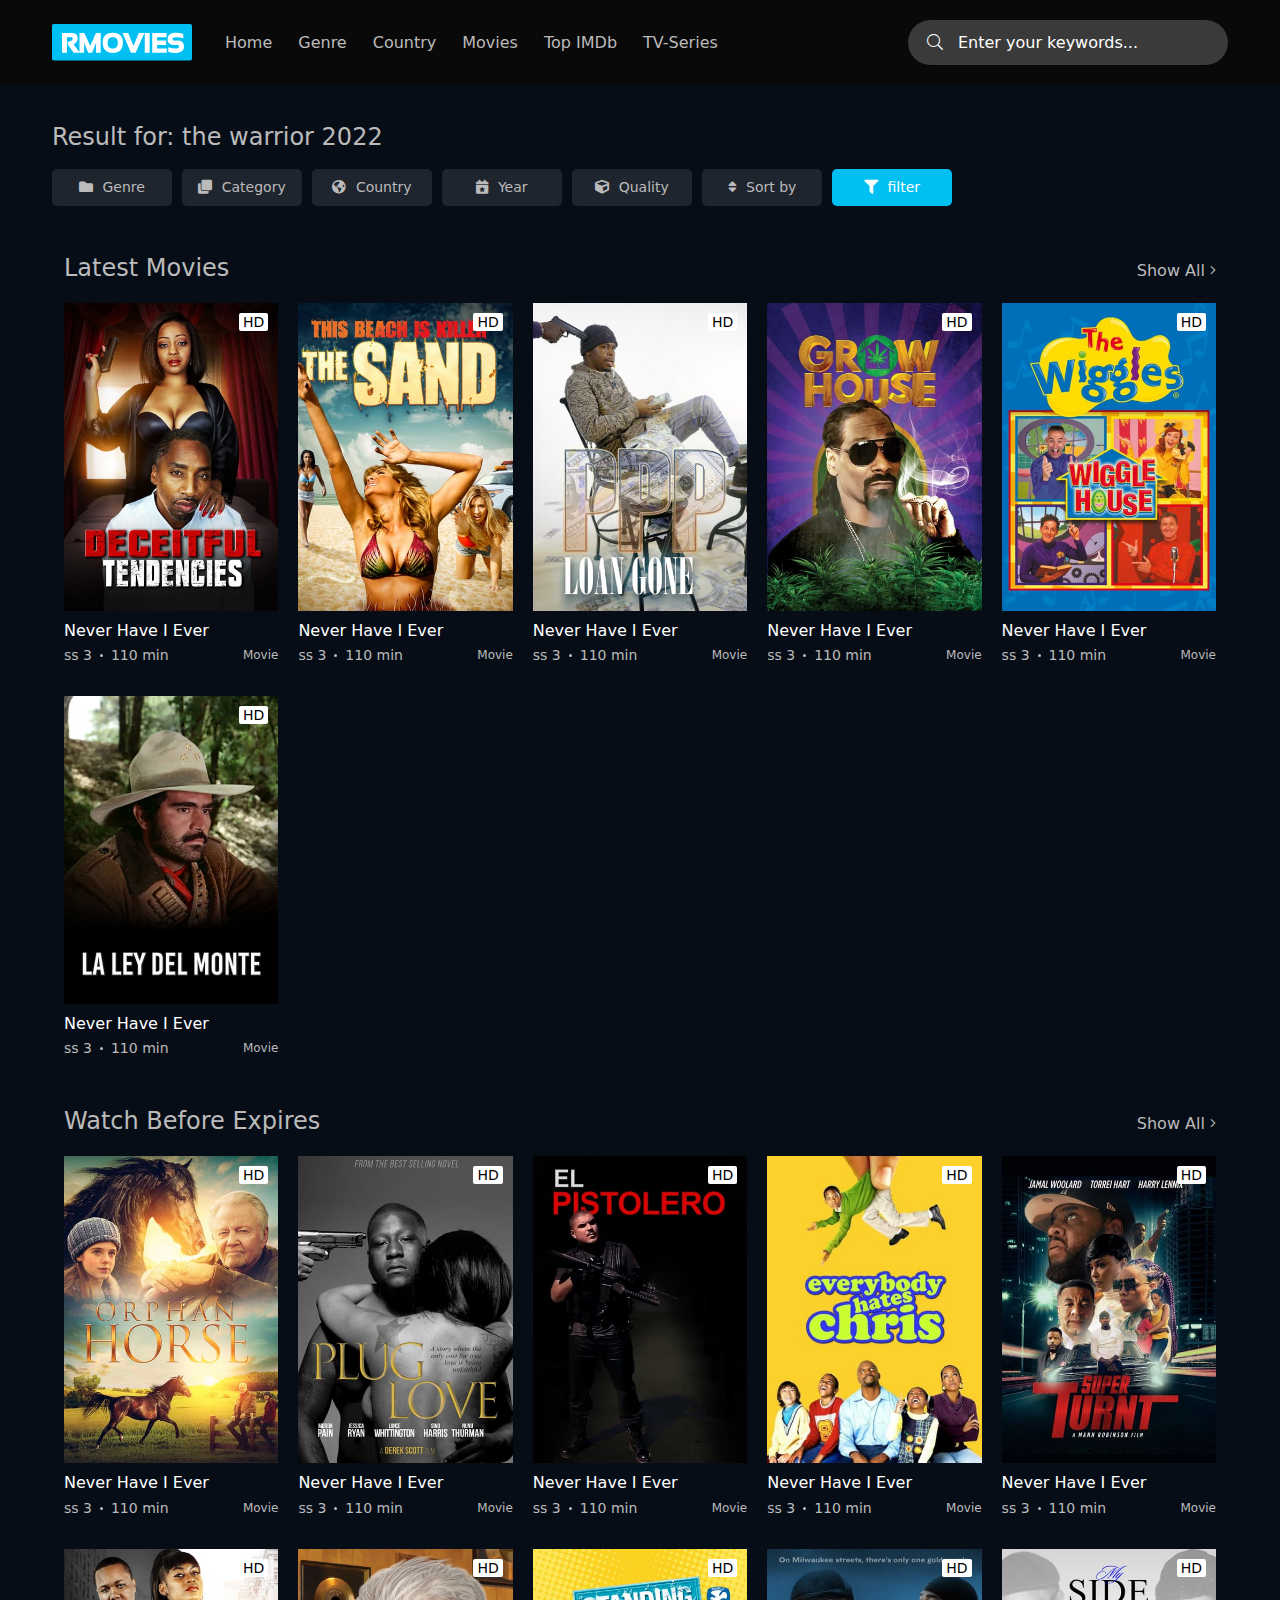
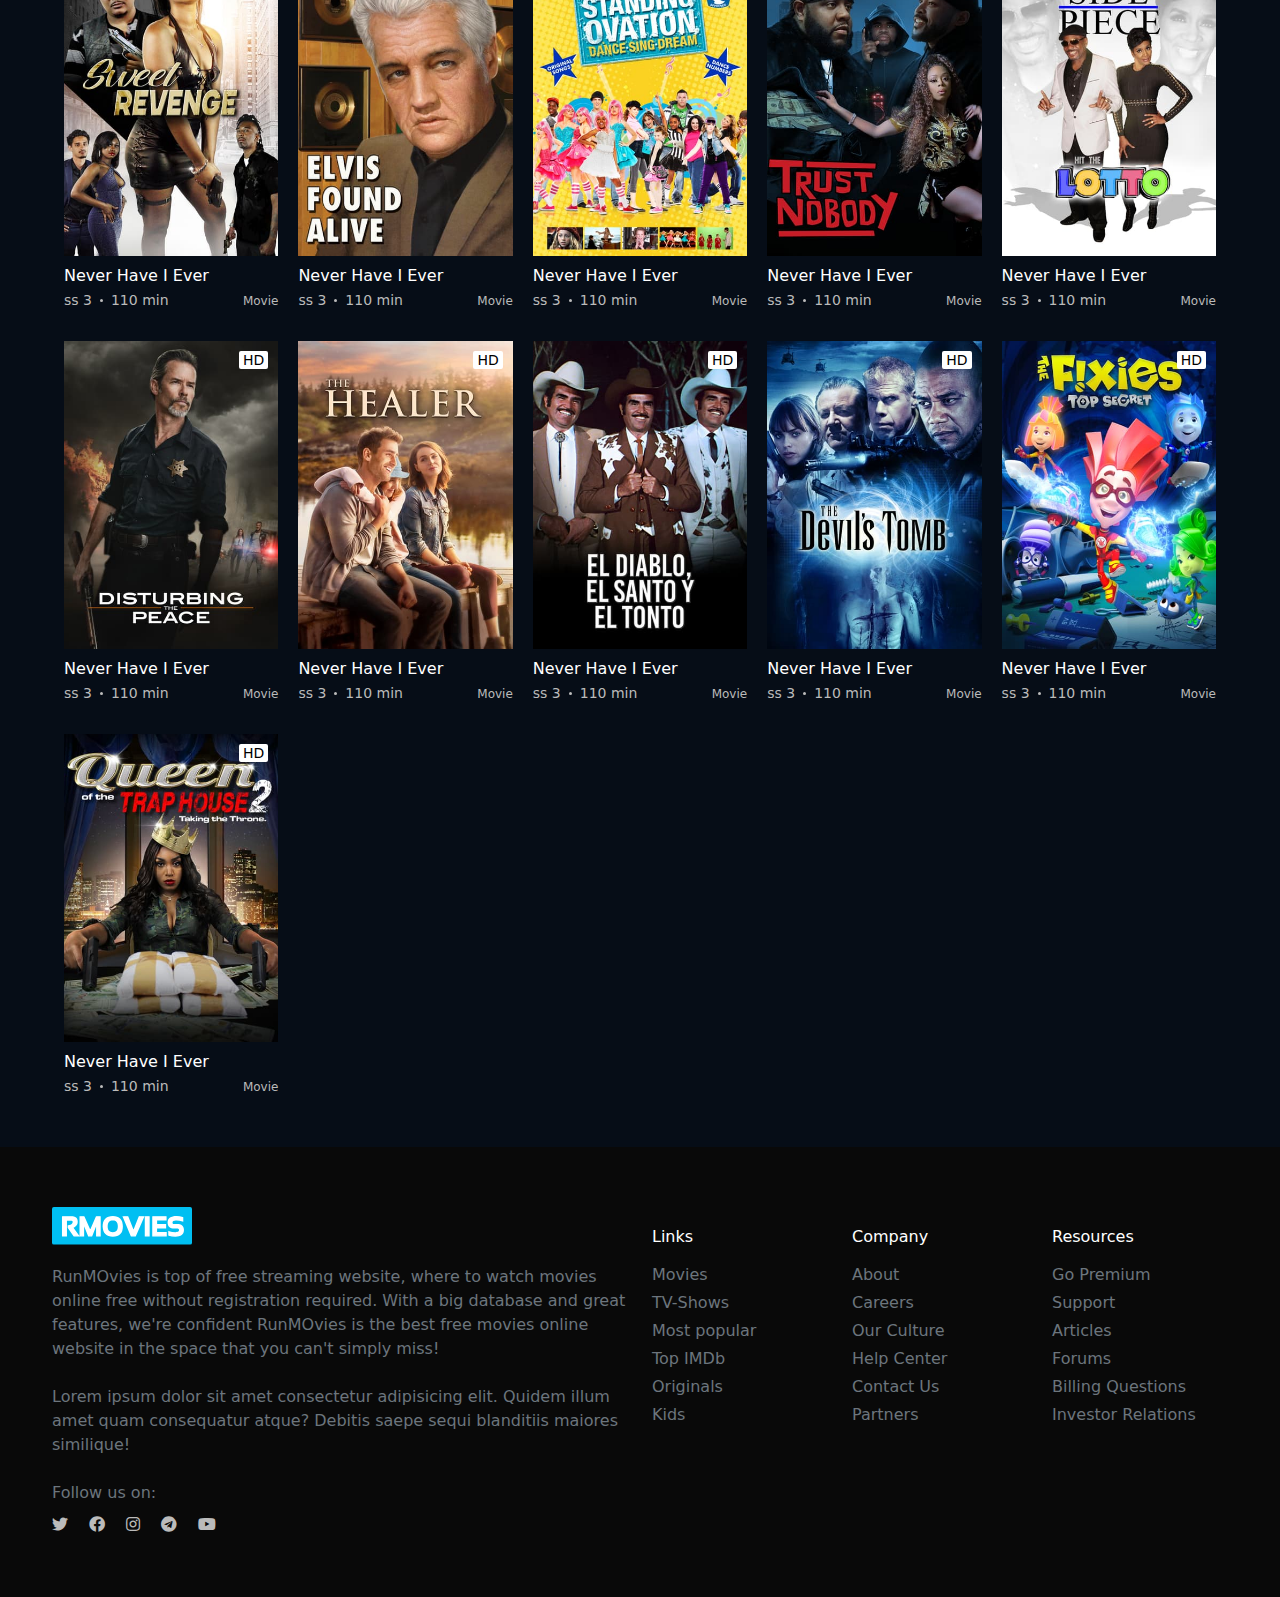
<file: search-result.html>
<!DOCTYPE html>
<html lang="en-us">

<head>
	<!-- Page Needs Meta
	=================================================== -->
    <meta charset="utf-8">
    <meta name="viewport" content="width=device-width, initial-scale=1.0">
    <meta name="robots" content="index, follow">
    <meta name="description" content="" />
    <meta name="keywords" content="">
    <meta name="author" content="">
    <meta name="sitemap_link" content="">

	<!-- Title
	================================================== -->
    <title>Result for 'john wick' Movies, TV shows and more...</title>
    
    <!-- Favicons
    ================================================== -->
    <link rel="icon" href="assets/images/fav/favicon.png">

	<!-- CSS Files
	================================================== -->
    <link rel="stylesheet" href="assets/css/bootstrap.min.css">
    <link rel="stylesheet" href="assets/css/all.min.css">
    <link rel="stylesheet" href="assets/css/style.css">    
    <link rel="stylesheet" href="assets/css/space.css">    
</head>
<body>

    <header>
        <div class="container">
            <div class="nav navbar p-0">
                <a href="index.html" class="brand md-mr-10 lg-mr-20">
                    <img src="assets/images/brand/runmovies.svg" alt="">
                </a>
                
                <ul class="main-menu nav d-none d-xl-flex">
                    <li class="menu-item">
                        <a href="home.html" class="menu-link">Home</a>
                    </li>
                    <li class="menu-item menu-item-has-children dropdown">
                        <a href="#!" class="menu-link">Genre</a>
                        <ul class="sub-menu column-2">
                            <li class="menu-item">
                                <a href="#" class="menu-link">Action</a>
                            </li>
                            <li class="menu-item">
                                <a href="#" class="menu-link">Adventure</a>
                            </li>
                            <li class="menu-item">
                                <a href="#" class="menu-link">Animation</a>
                            </li>
                            <li class="menu-item">
                                <a href="#" class="menu-link">Biography</a>
                            </li>
                            <li class="menu-item">
                                <a href="#" class="menu-link">Costume</a>
                            </li>
                            <li class="menu-item">
                                <a href="#" class="menu-link">Comedy</a>
                            </li>
                            <li class="menu-item">
                                <a href="#" class="menu-link">Crime</a>
                            </li>
                            <li class="menu-item">
                                <a href="#" class="menu-link">Documentary</a>
                            </li>
                            <li class="menu-item">
                                <a href="#" class="menu-link">Drama</a>
                            </li>
                            <li class="menu-item">
                                <a href="#" class="menu-link">Family</a>
                            </li>
                            <li class="menu-item">
                                <a href="#" class="menu-link">Fantasy</a>
                            </li>
                            <li class="menu-item">
                                <a href="#" class="menu-link">Game-Show</a>
                            </li>
                            <li class="menu-item">
                                <a href="#" class="menu-link">History</a>
                            </li>
                            <li class="menu-item">
                                <a href="#" class="menu-link">Horror</a>
                            </li>
                            <li class="menu-item">
                                <a href="#" class="menu-link">Kungfu</a>
                            </li>
                            <li class="menu-item">
                                <a href="#" class="menu-link">Music</a>
                            </li>
                            <li class="menu-item">
                                <a href="#" class="menu-link">Mystery</a>
                            </li>
                            <li class="menu-item">
                                <a href="#" class="menu-link">Reality-TV</a>
                            </li>
                            <li class="menu-item">
                                <a href="#" class="menu-link">Romance</a>
                            </li>
                            <li class="menu-item">
                                <a href="#" class="menu-link">Sci-Fi</a>
                            </li>
                            <li class="menu-item">
                                <a href="#" class="menu-link">Sport</a>
                            </li>
                            <li class="menu-item">
                                <a href="#" class="menu-link">Thriller</a>
                            </li>
                            <li class="menu-item">
                                <a href="#" class="menu-link">TV Show</a>
                            </li>
                            <li class="menu-item">
                                <a href="#" class="menu-link">War</a>
                            </li>
                            <li class="menu-item">
                                <a href="#" class="menu-link">Western</a>
                            </li>
                        </ul>
                    </li>
                    <li class="menu-item menu-item-has-children dropdown">
                        <a href="#!" class="menu-link">Country</a>
                        <ul class="sub-menu">
                            <li class="menu-item">
                                <a class="menu-link" href="#!">Argentina</a> 
                            </li>
                            <li class="menu-item">
                                <a class="menu-link" href="#!">Australia</a> 
                            </li>
                            <li class="menu-item">
                                <a class="menu-link" href="#!">Austria</a> 
                            </li>
                            <li class="menu-item">
                                <a class="menu-link" href="#!">Belgium</a> 
                            </li>
                            <li class="menu-item">
                                <a class="menu-link" href="#!">Brazil</a> 
                            </li>
                            <li class="menu-item">
                                <a class="menu-link" href="#!">Canada</a> 
                            </li>
                            <li class="menu-item">
                                <a class="menu-link" href="#!">China</a> 
                            </li>
                            <li class="menu-item">
                                <a class="menu-link" href="#!">Czech Republic</a> 
                            </li>
                            <li>
                                <a class="menu-link" href="#!">Denmark</a> 
                            </li>
                        </ul>
                    </li>
                    <li class="menu-item">
                        <a href="#" class="menu-link">Movies</a>
                    </li>
                    <li class="menu-item">
                        <a href="#" class="menu-link">Top IMDb</a>
                    </li>
                    <li class="menu-item">
                        <a href="#" class="menu-link">TV-Series</a>
                    </li>
                </ul>

                <form action="#" class="search-form ms-md-auto" method="get">
                    <div class="input-group">
                        <input type="text" class="form-control" name="keyword" placeholder="Enter your keywords..." autocomplete="off">
                        <button>
                            <i class="fal fa-search"></i>
                        </button>
                    </div>
                </form>

                <button class="btn text-white p-0 hambarger d-xl-none">
                    <i class="fal fa-bars"></i>
                </button>
            </div>
        </div>
    </header>
    <div class="mobile-menu">
        <div class="login">
            <a href="#">
                <i class="fas fa-user-circle"></i>
                Login account
            </a>
        </div>
        <div class="menu-wrapper">
            <ul class="main-menu">
                <li class="menu-item">
                    <a href="#" class="menu-link">Home</a>
                </li>
                <li class="menu-item">
                    <a href="#submenu1" class="menu-link" data-bs-toggle="collapse">
                        Genre
                        <i class="fal fa-plus"></i>
                    </a>
                    <ul class="sub-menu collapse" id="submenu1">
                        <li class="menu-item">
                            <a class="menu-link" href="#!">Action</a>
                        </li>
                        <li class="menu-item">
                            <a class="menu-link" href="#!">Adventure</a>
                        </li>
                        <li class="menu-item">
                            <a class="menu-link" href="#!">Animation</a>
                        </li>
                        <li class="menu-item">
                            <a class="menu-link" href="#!">Biography</a>
                        </li>
                        <li class="menu-item">
                            <a class="menu-link" href="#!">Costume</a>
                        </li>
                        <li class="menu-item">
                            <a class="menu-link" href="#!">Comedy</a>
                        </li>
                        <li class="menu-item">
                            <a class="menu-link" href="#!">Crime</a>
                        </li>
                        <li class="menu-item">
                            <a class="menu-link" href="#!">Documentary</a>
                        </li>
                    </ul>
                </li>
                <li class="menu-item">
                    <a href="#submenu2" class="menu-link" data-bs-toggle="collapse">
                        Country
                        <i class="fal fa-plus"></i>
                    </a>
                    <ul class="sub-menu collapse" id="submenu2">
                        <li class="menu-item">
                            <a class="menu-link" href="#!">Argentina</a> 
                        </li>
                        <li class="menu-item">
                            <a class="menu-link" href="#!">Australia</a> 
                        </li>
                        <li class="menu-item">
                            <a class="menu-link" href="#!">Austria</a> 
                        </li>
                        <li class="menu-item">
                            <a class="menu-link" href="#!">Belgium</a> 
                        </li>
                        <li class="menu-item">
                            <a class="menu-link" href="#!">Brazil</a> 
                        </li>
                        <li class="menu-item">
                            <a class="menu-link" href="#!">Canada</a> 
                        </li>
                        <li class="menu-item">
                            <a class="menu-link" href="#!">China</a> 
                        </li>
                        <li class="menu-item">
                            <a class="menu-link" href="#!">Czech Republic</a> 
                        </li>
                        <li>
                            <a class="menu-link" href="#!">Denmark</a> 
                        </li>
                    </ul>
                </li>
                <li class="menu-item">
                    <a href="#" class="menu-link">Movies</a>
                </li>
                <li class="menu-item">
                    <a href="#" class="menu-link">Top IMDb</a>
                </li>
                <li class="menu-item">
                    <a href="#" class="menu-link">TV-Series</a>
                </li>
            </ul>
        </div>
        <div class="button">
            <button>
                SUBSCRIBE NOW
            </button>
        </div>
    </div>

    <div class="main">
        <div class="container">
            <div class="search-result-banner">
                <h1>Result for: <span class="keyword">the warrior 2022</span></h1>
                <ul class="filter-button-group">
                    <li>
                        <button class="btn" data-bs-toggle="dropdown" data-bs-auto-close="outside">
                            <i class="fas fa-folder"></i>
                            Genre
                        </button>
                        <div class="dropdown-menu dropdown-menu-dark">
                            <form action="#">
                                <ul class="gcol-6 gcol-md-4">
                                    <li>
                                        <div class="form-check">
                                            <input type="checkbox" id="genre_action">
                                            <label for="genre_action">Action</label>
                                        </div>
                                    </li>
                                    <li>
                                        <div class="form-check">
                                            <input type="checkbox" id="genre_drama">
                                            <label for="genre_drama">Drama</label>
                                        </div>
                                    </li>
                                    <li>
                                        <div class="form-check">
                                            <input type="checkbox" id="genre_history">
                                            <label for="genre_history">History</label>
                                        </div>
                                    </li>
                                    <li>
                                        <div class="form-check">
                                            <input type="checkbox" id="genre_sport">
                                            <label for="genre_sport">Sport</label>
                                        </div>
                                    </li>
                                    <li>
                                        <div class="form-check">
                                            <input type="checkbox" id="genre_western">
                                            <label for="genre_western">Western</label>
                                        </div>
                                    </li>
                                    <li>
                                        <div class="form-check">
                                            <input type="checkbox" id="genre_adventure">
                                            <label for="genre_adventure">Adventure</label>
                                        </div>
                                    </li>
                                    <li>
                                        <div class="form-check">
                                            <input type="checkbox" id="genre_comedy">
                                            <label for="genre_comedy">Comedy</label>
                                        </div>
                                    </li>
                                    <li>
                                        <div class="form-check">
                                            <input type="checkbox" id="genre_family">
                                            <label for="genre_family">Family</label>
                                        </div>
                                    </li>
                                    <li>
                                        <div class="form-check">
                                            <input type="checkbox" id="genre_horor">
                                            <label for="genre_horor">Horror</label>
                                        </div>
                                    </li>
                                    <li>
                                        <div class="form-check">
                                            <input type="checkbox" id="genre_reality">
                                            <label for="genre_reality">Reality-TV</label>
                                        </div>
                                    </li>
                                    <li>
                                        <div class="form-check">
                                            <input type="checkbox" id="genre_thriller">
                                            <label for="genre_thriller">Thriller</label>
                                        </div>
                                    </li>
                                    <li>
                                        <div class="form-check">
                                            <input type="checkbox" id="genre_animation">
                                            <label for="genre_animation">Animation</label>
                                        </div>
                                    </li>
                                    <li>
                                        <div class="form-check">
                                            <input type="checkbox" id="genre_crime">
                                            <label for="genre_crime">Crime</label>
                                        </div>
                                    </li>
                                    <li>
                                        <div class="form-check">
                                            <input type="checkbox" id="genre_fantasy">
                                            <label for="genre_fantasy">Fantasy</label>
                                        </div>
                                    </li>
                                    <li>
                                        <div class="form-check">
                                            <input type="checkbox" id="genre_kungfu">
                                            <label for="genre_kungfu">Kungfu</label>
                                        </div>
                                    </li>
                                </ul>
                            </form>
                        </div>
                    </li>
                    <li>
                        <button class="btn" data-bs-toggle="dropdown" data-bs-auto-close="outside">
                            <i class="fas fa-clone"></i>
                            Category
                        </button>
                        <div class="dropdown-menu dropdown-menu-dark">
                            <form action="#">
                                <ul>
                                    <li>
                                        <div class="form-check">
                                            <input type="checkbox" id="category_movie">
                                            <label for="category_movie">Movie</label>
                                        </div>
                                    </li>
                                    <li>
                                        <div class="form-check">
                                            <input type="checkbox" id="category_tv">
                                            <label for="category_tv">TV-Series</label>
                                        </div>
                                    </li>
                                </ul>
                            </form>
                        </div>
                    </li>
                    <li>
                        <button class="btn" data-bs-toggle="dropdown" data-bs-auto-close="outside">
                            <i class="fas fa-globe-americas"></i>
                            Country
                        </button>
                        <div class="dropdown-menu dropdown-menu-dark">
                            <ul class="gcol-6 gcol-md-4">
                                <li>
                                    <div class="form-check">
                                        <input type="checkbox" id="category_movie">
                                        <label for="category_movie">Movie</label>
                                    </div>
                                </li>
                                <li>
                                    <div class="form-check">
                                        <input type="checkbox" id="category_movie">
                                        <label for="category_movie">Movie</label>
                                    </div>
                                </li>
                                <li>
                                    <div class="form-check">
                                        <input type="checkbox" id="category_movie">
                                        <label for="category_movie">Movie</label>
                                    </div>
                                </li>
                                <li>
                                    <div class="form-check">
                                        <input type="checkbox" id="category_movie">
                                        <label for="category_movie">Movie</label>
                                    </div>
                                </li>
                                <li>
                                    <div class="form-check">
                                        <input type="checkbox" id="category_movie">
                                        <label for="category_movie">Movie</label>
                                    </div>
                                </li>
                                <li>
                                    <div class="form-check">
                                        <input type="checkbox" id="category_movie">
                                        <label for="category_movie">Movie</label>
                                    </div>
                                </li>
                                <li>
                                    <div class="form-check">
                                        <input type="checkbox" id="category_movie">
                                        <label for="category_movie">Movie</label>
                                    </div>
                                </li>
                                <li>
                                    <div class="form-check">
                                        <input type="checkbox" id="category_movie">
                                        <label for="category_movie">Movie</label>
                                    </div>
                                </li>
                                <li>
                                    <div class="form-check">
                                        <input type="checkbox" id="category_movie">
                                        <label for="category_movie">Movie</label>
                                    </div>
                                </li>
                                <li>
                                    <div class="form-check">
                                        <input type="checkbox" id="category_movie">
                                        <label for="category_movie">Movie</label>
                                    </div>
                                </li>
                                <li>
                                    <div class="form-check">
                                        <input type="checkbox" id="category_movie">
                                        <label for="category_movie">Movie</label>
                                    </div>
                                </li>
                                <li>
                                    <div class="form-check">
                                        <input type="checkbox" id="category_movie">
                                        <label for="category_movie">Movie</label>
                                    </div>
                                </li>
                                <li>
                                    <div class="form-check">
                                        <input type="checkbox" id="category_movie">
                                        <label for="category_movie">Movie</label>
                                    </div>
                                </li>
                                <li>
                                    <div class="form-check">
                                        <input type="checkbox" id="category_movie">
                                        <label for="category_movie">Movie</label>
                                    </div>
                                </li>
                            </ul>
                        </div>
                    </li>
                    <li>
                        <button class="btn" data-bs-toggle="dropdown" data-bs-auto-close="outside">
                            <i class="fas fa-calendar-star"></i>
                            Year
                        </button>
                        <div class="dropdown-menu dropdown-menu-dark">
                            <ul class="gcol-6 gcol-md-4">
                                <li>
                                    <div class="form-check">
                                        <input type="checkbox" id="category_movie">
                                        <label for="category_movie">2022</label>
                                    </div>
                                </li>
                                <li>
                                    <div class="form-check">
                                        <input type="checkbox" id="category_movie">
                                        <label for="category_movie">2020</label>
                                    </div>
                                </li>
                                <li>
                                    <div class="form-check">
                                        <input type="checkbox" id="category_movie">
                                        <label for="category_movie">2022</label>
                                    </div>
                                </li>
                                <li>
                                    <div class="form-check">
                                        <input type="checkbox" id="category_movie">
                                        <label for="category_movie">2022</label>
                                    </div>
                                </li>
                                <li>
                                    <div class="form-check">
                                        <input type="checkbox" id="category_movie">
                                        <label for="category_movie">2022</label>
                                    </div>
                                </li>
                                <li>
                                    <div class="form-check">
                                        <input type="checkbox" id="category_movie">
                                        <label for="category_movie">2022</label>
                                    </div>
                                </li>
                                <li>
                                    <div class="form-check">
                                        <input type="checkbox" id="category_movie">
                                        <label for="category_movie">2022</label>
                                    </div>
                                </li>
                                <li>
                                    <div class="form-check">
                                        <input type="checkbox" id="category_movie">
                                        <label for="category_movie">2022</label>
                                    </div>
                                </li>
                                <li>
                                    <div class="form-check">
                                        <input type="checkbox" id="category_movie">
                                        <label for="category_movie">2022</label>
                                    </div>
                                </li>
                                <li>
                                    <div class="form-check">
                                        <input type="checkbox" id="category_movie">
                                        <label for="category_movie">2022</label>
                                    </div>
                                </li>
                                <li>
                                    <div class="form-check">
                                        <input type="checkbox" id="category_movie">
                                        <label for="category_movie">2022</label>
                                    </div>
                                </li>
                                <li>
                                    <div class="form-check">
                                        <input type="checkbox" id="category_movie">
                                        <label for="category_movie">2022</label>
                                    </div>
                                </li>
                                <li>
                                    <div class="form-check">
                                        <input type="checkbox" id="category_movie">
                                        <label for="category_movie">2022</label>
                                    </div>
                                </li>
                                <li>
                                    <div class="form-check">
                                        <input type="checkbox" id="category_movie">
                                        <label for="category_movie">2022</label>
                                    </div>
                                </li>
                                <li>
                                    <div class="form-check">
                                        <input type="checkbox" id="category_movie">
                                        <label for="category_movie">2022</label>
                                    </div>
                                </li>
                            </ul>
                        </div>
                    </li>
                    <li>
                        <button class="btn" data-bs-toggle="dropdown" data-bs-auto-close="outside">
                            <i class="fas fa-cube"></i>
                            Quality
                        </button>
                        <div class="dropdown-menu dropdown-menu-dark">
                            <ul>
                                <li>
                                    <div class="form-check">
                                        <input type="checkbox" id="quality_hd">
                                        <label for="quality_hd">HD</label>
                                    </div>
                                </li>
                                <li>
                                    <div class="form-check">
                                        <input type="checkbox" id="quality_hdrip">
                                        <label for="quality_hdrip">HdRip</label>
                                    </div>
                                </li>
                                <li>
                                    <div class="form-check">
                                        <input type="checkbox" id="quality_sd">
                                        <label for="quality_sd">SD</label>
                                    </div>
                                </li>
                                <li>
                                    <div class="form-check">
                                        <input type="checkbox" id="quality_ts">
                                        <label for="quality_ts">TS</label>
                                    </div>
                                </li>
                                <li>
                                    <div class="form-check">
                                        <input type="checkbox" id="quality_cam">
                                        <label for="quality_cam">CAM</label>
                                    </div>
                                </li>
                            </ul>
                        </div>
                    </li>
                    <li>
                        <button class="btn" data-bs-toggle="dropdown" data-bs-auto-close="outside">
                            <i class="fas fa-sort"></i>
                            Sort by
                        </button>
                        <div class="dropdown-menu dropdown-menu-dark">
                            <ul>
                                <li>
                                    <div class="form-check">
                                        <input type="checkbox" id="sortby_default">
                                        <label for="sortby_default">Default</label>
                                    </div>
                                </li>
                                <li>
                                    <div class="form-check">
                                        <input type="checkbox" id="sortby_recent_added">
                                        <label for="sortby_recent_added">Recently Added</label>
                                    </div>
                                </li>
                                <li>
                                    <div class="form-check">
                                        <input type="checkbox" id="sortby_most_watched">
                                        <label for="sortby_most_watched">Most Watched</label>
                                    </div>
                                </li>
                                <li>
                                    <div class="form-check">
                                        <input type="checkbox" id="sortby_name">
                                        <label for="sortby_name">Name</label>
                                    </div>
                                </li>
                                <li>
                                    <div class="form-check">
                                        <input type="checkbox" id="sortby_imdb">
                                        <label for="sortby_imdb">IMDb</label>
                                    </div>
                                </li>
                                <li>
                                    <div class="form-check">
                                        <input type="checkbox" id="sortby_release_date">
                                        <label for="sortby_release_date">Release Date</label>
                                    </div>
                                </li>
                                <li>
                                    <div class="form-check">
                                        <input type="checkbox" id="sortby_site_rating">
                                        <label for="sortby_site_rating">Site Rating</label>
                                    </div>
                                </li>
                            </ul>
                        </div>
                    </li>
                    <li>
                        <button class="btn filterbtn">
                            <i class="fas fa-filter"></i>
                            filter
                        </button>
                        <div class="dropdown-menu dropdown-menu-dark">

                        </div>
                    </li>
                </ul>
            </div>
            <div class="search-result-film">

                <section>
                    <div class="container">
                        <div class="section-heading">
                            <h1>Latest Movies</h1>
                            <a href="#" class="ms-auto">
                                Show All
                                <i class="fal fa-angle-right"></i>
                            </a>
                        </div>
                        <div class="film-row">
                            <div class="film-item">
                                <div class="thumbnail">
                                    <a href="film-single.html" class="poster" title="movie-title">
                                        <img src="assets/images/film/film33.jpg" alt="">
                                        <i class="fas fa-play"></i>
                                    </a>
                                    <div class="quality">HD</div>
                                </div>
                                <div class="details">
                                    <h6 class="film-name">
                                        <a href="film-single.html" title="Never Have I Ever">
                                            Never Have I Ever
                                        </a>   
                                    </h6>
                                    <div class="film-meta d-flex align-items-center">
                                        <span>ss 3 </span>
                                        <i class="dot"></i>
                                        <span>110 min</span>
                                        <span class="category ms-auto">Movie</span>
                                    </div>
                                </div>
                                <div class="popover-content">
                                    <div class="rating">
                                        <i class="fas fa-star"></i>
                                        <i class="fas fa-star"></i>
                                        <i class="fas fa-star"></i>
                                        <i class="fas fa-star"></i>
                                        <i class="fas fa-star-half-alt"></i>
                                    </div>
                                    <h3 class="film-title">
                                        <a href="film-single.html">
                                            Never have I ever seen
                                        </a>
                                    </h3>
                                    <ul class="meta">
                                        <li>
                                            <i class="fab fa-imdb"></i>
                                            IMDb: 7.8
                                        </li>
                                        <li class="release">
                                            <i class="fal fa-calendar-alt"></i>
                                            2020
                                        </li>                                        
                                        <li class="duration">
                                            <i class="fal fa-clock"></i>
                                            2:35 hrs
                                        </li>
                                    </ul>
                                    <p>
                                        Country: US
                                    </p>
                                    <p>
                                        Genre: <a href="#">Movie</a>, <a href="#">Drama</a>, <a href="#">Horor</a>
                                    </p>
                                    <p>
                                        Lorem ipsum dolor sit amet consectetur adipisicing elit. Officiis earum dicta repellendus eius labore maiores...
                                    </p>                                    
                                    <a href="film-single.html" class="btn btn-theme mt-3">Play Now &nbsp;<i class="fas fa-play"></i></a>
                                </div>
                            </div>
                            <div class="film-item">
                                <div class="thumbnail">
                                    <a href="film-single.html" class="poster" title="movie-title">
                                        <img src="assets/images/film/film34.jpg" alt="">
                                        <i class="fas fa-play"></i>
                                    </a>
                                    <div class="quality">HD</div>
                                </div>
                                <div class="details">
                                    <h6 class="film-name">
                                        <a href="film-single.html" title="Never Have I Ever">
                                            Never Have I Ever
                                        </a>   
                                    </h6>
                                    <div class="film-meta d-flex align-items-center">
                                        <span>ss 3 </span>
                                        <i class="dot"></i>
                                        <span>110 min</span>
                                        <span class="category ms-auto">Movie</span>
                                    </div>
                                </div>
                                <div class="popover-content">
                                    <div class="rating">
                                        <i class="fas fa-star"></i>
                                        <i class="fas fa-star"></i>
                                        <i class="fas fa-star"></i>
                                        <i class="fas fa-star"></i>
                                        <i class="fas fa-star-half-alt"></i>
                                    </div>
                                    <h3 class="film-title">
                                        <a href="film-single.html">
                                            Never have I ever seen
                                        </a>
                                    </h3>
                                    <ul class="meta">
                                        <li>
                                            <i class="fab fa-imdb"></i>
                                            IMDb: 7.8
                                        </li>
                                        <li class="release">
                                            <i class="fal fa-calendar-alt"></i>
                                            2020
                                        </li>                                        
                                        <li class="duration">
                                            <i class="fal fa-clock"></i>
                                            2:35 hrs
                                        </li>
                                    </ul>
                                    <p>
                                        Country: US
                                    </p>
                                    <p>
                                        Genre: <a href="#">Movie</a>, <a href="#">Drama</a>, <a href="#">Horor</a>
                                    </p>
                                    <p>
                                        Lorem ipsum dolor sit amet consectetur adipisicing elit. Officiis earum dicta repellendus eius labore maiores...
                                    </p>                                    
                                    <a href="film-single.html" class="btn btn-theme mt-3">Play Now &nbsp;<i class="fas fa-play"></i></a>
                                </div>
                            </div>
                            <div class="film-item">
                                <div class="thumbnail">
                                    <a href="film-single.html" class="poster" title="movie-title">
                                        <img src="assets/images/film/film35.jpg" alt="">
                                        <i class="fas fa-play"></i>
                                    </a>
                                    <div class="quality">HD</div>
                                </div>
                                <div class="details">
                                    <h6 class="film-name">
                                        <a href="film-single.html" title="Never Have I Ever">
                                            Never Have I Ever
                                        </a>   
                                    </h6>
                                    <div class="film-meta d-flex align-items-center">
                                        <span>ss 3 </span>
                                        <i class="dot"></i>
                                        <span>110 min</span>
                                        <span class="category ms-auto">Movie</span>
                                    </div>
                                </div>
                                <div class="popover-content">
                                    <div class="rating">
                                        <i class="fas fa-star"></i>
                                        <i class="fas fa-star"></i>
                                        <i class="fas fa-star"></i>
                                        <i class="fas fa-star"></i>
                                        <i class="fas fa-star-half-alt"></i>
                                    </div>
                                    <h3 class="film-title">
                                        <a href="film-single.html">
                                            Never have I ever seen
                                        </a>
                                    </h3>
                                    <ul class="meta">
                                        <li>
                                            <i class="fab fa-imdb"></i>
                                            IMDb: 7.8
                                        </li>
                                        <li class="release">
                                            <i class="fal fa-calendar-alt"></i>
                                            2020
                                        </li>                                        
                                        <li class="duration">
                                            <i class="fal fa-clock"></i>
                                            2:35 hrs
                                        </li>
                                    </ul>
                                    <p>
                                        Country: US
                                    </p>
                                    <p>
                                        Genre: <a href="#">Movie</a>, <a href="#">Drama</a>, <a href="#">Horor</a>
                                    </p>
                                    <p>
                                        Lorem ipsum dolor sit amet consectetur adipisicing elit. Officiis earum dicta repellendus eius labore maiores...
                                    </p>                                    
                                    <a href="film-single.html" class="btn btn-theme mt-3">Play Now &nbsp;<i class="fas fa-play"></i></a>
                                </div>
                            </div>
                            <div class="film-item">
                                <div class="thumbnail">
                                    <a href="film-single.html" class="poster" title="movie-title">
                                        <img src="assets/images/film/film36.jpg" alt="">
                                        <i class="fas fa-play"></i>
                                    </a>
                                    <div class="quality">HD</div>
                                </div>
                                <div class="details">
                                    <h6 class="film-name">
                                        <a href="film-single.html" title="Never Have I Ever">
                                            Never Have I Ever
                                        </a>   
                                    </h6>
                                    <div class="film-meta d-flex align-items-center">
                                        <span>ss 3 </span>
                                        <i class="dot"></i>
                                        <span>110 min</span>
                                        <span class="category ms-auto">Movie</span>
                                    </div>
                                </div>
                                <div class="popover-content">
                                    <div class="rating">
                                        <i class="fas fa-star"></i>
                                        <i class="fas fa-star"></i>
                                        <i class="fas fa-star"></i>
                                        <i class="fas fa-star"></i>
                                        <i class="fas fa-star-half-alt"></i>
                                    </div>
                                    <h3 class="film-title">
                                        <a href="film-single.html">
                                            Never have I ever seen
                                        </a>
                                    </h3>
                                    <ul class="meta">
                                        <li>
                                            <i class="fab fa-imdb"></i>
                                            IMDb: 7.8
                                        </li>
                                        <li class="release">
                                            <i class="fal fa-calendar-alt"></i>
                                            2020
                                        </li>                                        
                                        <li class="duration">
                                            <i class="fal fa-clock"></i>
                                            2:35 hrs
                                        </li>
                                    </ul>
                                    <p>
                                        Country: US
                                    </p>
                                    <p>
                                        Genre: <a href="#">Movie</a>, <a href="#">Drama</a>, <a href="#">Horor</a>
                                    </p>
                                    <p>
                                        Lorem ipsum dolor sit amet consectetur adipisicing elit. Officiis earum dicta repellendus eius labore maiores...
                                    </p>                                    
                                    <a href="film-single.html" class="btn btn-theme mt-3">Play Now &nbsp;<i class="fas fa-play"></i></a>
                                </div>
                            </div>
                            <div class="film-item">
                                <div class="thumbnail">
                                    <a href="film-single.html" class="poster" title="movie-title">
                                        <img src="assets/images/film/film37.png" alt="">
                                        <i class="fas fa-play"></i>
                                    </a>
                                    <div class="quality">HD</div>
                                </div>
                                <div class="details">
                                    <h6 class="film-name">
                                        <a href="film-single.html" title="Never Have I Ever">
                                            Never Have I Ever
                                        </a>   
                                    </h6>
                                    <div class="film-meta d-flex align-items-center">
                                        <span>ss 3 </span>
                                        <i class="dot"></i>
                                        <span>110 min</span>
                                        <span class="category ms-auto">Movie</span>
                                    </div>
                                </div>
                                <div class="popover-content">
                                    <div class="rating">
                                        <i class="fas fa-star"></i>
                                        <i class="fas fa-star"></i>
                                        <i class="fas fa-star"></i>
                                        <i class="fas fa-star"></i>
                                        <i class="fas fa-star-half-alt"></i>
                                    </div>
                                    <h3 class="film-title">
                                        <a href="film-single.html">
                                            Never have I ever seen
                                        </a>
                                    </h3>
                                    <ul class="meta">
                                        <li>
                                            <i class="fab fa-imdb"></i>
                                            IMDb: 7.8
                                        </li>
                                        <li class="release">
                                            <i class="fal fa-calendar-alt"></i>
                                            2020
                                        </li>                                        
                                        <li class="duration">
                                            <i class="fal fa-clock"></i>
                                            2:35 hrs
                                        </li>
                                    </ul>
                                    <p>
                                        Country: US
                                    </p>
                                    <p>
                                        Genre: <a href="#">Movie</a>, <a href="#">Drama</a>, <a href="#">Horor</a>
                                    </p>
                                    <p>
                                        Lorem ipsum dolor sit amet consectetur adipisicing elit. Officiis earum dicta repellendus eius labore maiores...
                                    </p>                                    
                                    <a href="film-single.html" class="btn btn-theme mt-3">Play Now &nbsp;<i class="fas fa-play"></i></a>
                                </div>
                            </div>
                            <div class="film-item">
                                <div class="thumbnail">
                                    <a href="film-single.html" class="poster" title="movie-title">
                                        <img src="assets/images/film/film38.jpg" alt="">
                                        <i class="fas fa-play"></i>
                                    </a>
                                    <div class="quality">HD</div>
                                </div>
                                <div class="details">
                                    <h6 class="film-name">
                                        <a href="film-single.html" title="Never Have I Ever">
                                            Never Have I Ever
                                        </a>   
                                    </h6>
                                    <div class="film-meta d-flex align-items-center">
                                        <span>ss 3 </span>
                                        <i class="dot"></i>
                                        <span>110 min</span>
                                        <span class="category ms-auto">Movie</span>
                                    </div>
                                </div>
                                <div class="popover-content">
                                    <div class="rating">
                                        <i class="fas fa-star"></i>
                                        <i class="fas fa-star"></i>
                                        <i class="fas fa-star"></i>
                                        <i class="fas fa-star"></i>
                                        <i class="fas fa-star-half-alt"></i>
                                    </div>
                                    <h3 class="film-title">
                                        <a href="film-single.html">
                                            Never have I ever seen
                                        </a>
                                    </h3>
                                    <ul class="meta">
                                        <li>
                                            <i class="fab fa-imdb"></i>
                                            IMDb: 7.8
                                        </li>
                                        <li class="release">
                                            <i class="fal fa-calendar-alt"></i>
                                            2020
                                        </li>                                        
                                        <li class="duration">
                                            <i class="fal fa-clock"></i>
                                            2:35 hrs
                                        </li>
                                    </ul>
                                    <p>
                                        Country: US
                                    </p>
                                    <p>
                                        Genre: <a href="#">Movie</a>, <a href="#">Drama</a>, <a href="#">Horor</a>
                                    </p>
                                    <p>
                                        Lorem ipsum dolor sit amet consectetur adipisicing elit. Officiis earum dicta repellendus eius labore maiores...
                                    </p>                                    
                                    <a href="film-single.html" class="btn btn-theme mt-3">Play Now &nbsp;<i class="fas fa-play"></i></a>
                                </div>
                            </div>
                        </div>
                    </div>
                </section>
                
                <section>
                    <div class="container">
                        <div class="section-heading">
                            <h1>Watch Before Expires</h1>
                            <a href="#" class="ms-auto">
                                Show All
                                <i class="fal fa-angle-right"></i>
                            </a>
                        </div>
                        <div class="film-row">
                            <div class="film-item">
                                <div class="thumbnail">
                                    <a href="film-single.html" class="poster" title="movie-title">
                                        <img src="assets/images/film/film17.jpg" alt="">
                                        <i class="fas fa-play"></i>
                                    </a>
                                    <div class="quality">HD</div>
                                </div>
                                <div class="details">
                                    <h6 class="film-name">
                                        <a href="film-single.html" title="Never Have I Ever">
                                            Never Have I Ever
                                        </a>   
                                    </h6>
                                    <div class="film-meta d-flex align-items-center">
                                        <span>ss 3 </span>
                                        <i class="dot"></i>
                                        <span>110 min</span>
                                        <span class="category ms-auto">Movie</span>
                                    </div>
                                </div>
                                <div class="popover-content">
                                    <div class="rating">
                                        <i class="fas fa-star"></i>
                                        <i class="fas fa-star"></i>
                                        <i class="fas fa-star"></i>
                                        <i class="fas fa-star"></i>
                                        <i class="fas fa-star-half-alt"></i>
                                    </div>
                                    <h3 class="film-title">
                                        <a href="film-single.html">
                                            Never have I ever seen
                                        </a>
                                    </h3>
                                    <ul class="meta">
                                        <li>
                                            <i class="fab fa-imdb"></i>
                                            IMDb: 7.8
                                        </li>
                                        <li class="release">
                                            <i class="fal fa-calendar-alt"></i>
                                            2020
                                        </li>                                        
                                        <li class="duration">
                                            <i class="fal fa-clock"></i>
                                            2:35 hrs
                                        </li>
                                    </ul>
                                    <p>
                                        Country: US
                                    </p>
                                    <p>
                                        Genre: <a href="#">Movie</a>, <a href="#">Drama</a>, <a href="#">Horor</a>
                                    </p>
                                    <p>
                                        Lorem ipsum dolor sit amet consectetur adipisicing elit. Officiis earum dicta repellendus eius labore maiores...
                                    </p>                                    
                                    <a href="film-single.html" class="btn btn-theme mt-3">Play Now &nbsp;<i class="fas fa-play"></i></a>
                                </div>
                            </div>
                            <div class="film-item">
                                <div class="thumbnail">
                                    <a href="film-single.html" class="poster" title="movie-title">
                                        <img src="assets/images/film/film18.jpg" alt="">
                                        <i class="fas fa-play"></i>
                                    </a>
                                    <div class="quality">HD</div>
                                </div>
                                <div class="details">
                                    <h6 class="film-name">
                                        <a href="film-single.html" title="Never Have I Ever">
                                            Never Have I Ever
                                        </a>   
                                    </h6>
                                    <div class="film-meta d-flex align-items-center">
                                        <span>ss 3 </span>
                                        <i class="dot"></i>
                                        <span>110 min</span>
                                        <span class="category ms-auto">Movie</span>
                                    </div>
                                </div>
                                <div class="popover-content">
                                    <div class="rating">
                                        <i class="fas fa-star"></i>
                                        <i class="fas fa-star"></i>
                                        <i class="fas fa-star"></i>
                                        <i class="fas fa-star"></i>
                                        <i class="fas fa-star-half-alt"></i>
                                    </div>
                                    <h3 class="film-title">
                                        <a href="film-single.html">
                                            Never have I ever seen
                                        </a>
                                    </h3>
                                    <ul class="meta">
                                        <li>
                                            <i class="fab fa-imdb"></i>
                                            IMDb: 7.8
                                        </li>
                                        <li class="release">
                                            <i class="fal fa-calendar-alt"></i>
                                            2020
                                        </li>                                        
                                        <li class="duration">
                                            <i class="fal fa-clock"></i>
                                            2:35 hrs
                                        </li>
                                    </ul>
                                    <p>
                                        Country: US
                                    </p>
                                    <p>
                                        Genre: <a href="#">Movie</a>, <a href="#">Drama</a>, <a href="#">Horor</a>
                                    </p>
                                    <p>
                                        Lorem ipsum dolor sit amet consectetur adipisicing elit. Officiis earum dicta repellendus eius labore maiores...
                                    </p>                                    
                                    <a href="film-single.html" class="btn btn-theme mt-3">Play Now &nbsp;<i class="fas fa-play"></i></a>
                                </div>
                            </div>
                            <div class="film-item">
                                <div class="thumbnail">
                                    <a href="film-single.html" class="poster" title="movie-title">
                                        <img src="assets/images/film/film19.jpg" alt="">
                                        <i class="fas fa-play"></i>
                                    </a>
                                    <div class="quality">HD</div>
                                </div>
                                <div class="details">
                                    <h6 class="film-name">
                                        <a href="film-single.html" title="Never Have I Ever">
                                            Never Have I Ever
                                        </a>   
                                    </h6>
                                    <div class="film-meta d-flex align-items-center">
                                        <span>ss 3 </span>
                                        <i class="dot"></i>
                                        <span>110 min</span>
                                        <span class="category ms-auto">Movie</span>
                                    </div>
                                </div>
                                <div class="popover-content">
                                    <div class="rating">
                                        <i class="fas fa-star"></i>
                                        <i class="fas fa-star"></i>
                                        <i class="fas fa-star"></i>
                                        <i class="fas fa-star"></i>
                                        <i class="fas fa-star-half-alt"></i>
                                    </div>
                                    <h3 class="film-title">
                                        <a href="film-single.html">
                                            Never have I ever seen
                                        </a>
                                    </h3>
                                    <ul class="meta">
                                        <li>
                                            <i class="fab fa-imdb"></i>
                                            IMDb: 7.8
                                        </li>
                                        <li class="release">
                                            <i class="fal fa-calendar-alt"></i>
                                            2020
                                        </li>                                        
                                        <li class="duration">
                                            <i class="fal fa-clock"></i>
                                            2:35 hrs
                                        </li>
                                    </ul>
                                    <p>
                                        Country: US
                                    </p>
                                    <p>
                                        Genre: <a href="#">Movie</a>, <a href="#">Drama</a>, <a href="#">Horor</a>
                                    </p>
                                    <p>
                                        Lorem ipsum dolor sit amet consectetur adipisicing elit. Officiis earum dicta repellendus eius labore maiores...
                                    </p>                                    
                                    <a href="film-single.html" class="btn btn-theme mt-3">Play Now &nbsp;<i class="fas fa-play"></i></a>
                                </div>
                            </div>
                            <div class="film-item">
                                <div class="thumbnail">
                                    <a href="film-single.html" class="poster" title="movie-title">
                                        <img src="assets/images/film/film20.jpg" alt="">
                                        <i class="fas fa-play"></i>
                                    </a>
                                    <div class="quality">HD</div>
                                </div>
                                <div class="details">
                                    <h6 class="film-name">
                                        <a href="film-single.html" title="Never Have I Ever">
                                            Never Have I Ever
                                        </a>   
                                    </h6>
                                    <div class="film-meta d-flex align-items-center">
                                        <span>ss 3 </span>
                                        <i class="dot"></i>
                                        <span>110 min</span>
                                        <span class="category ms-auto">Movie</span>
                                    </div>
                                </div>
                                <div class="popover-content">
                                    <div class="rating">
                                        <i class="fas fa-star"></i>
                                        <i class="fas fa-star"></i>
                                        <i class="fas fa-star"></i>
                                        <i class="fas fa-star"></i>
                                        <i class="fas fa-star-half-alt"></i>
                                    </div>
                                    <h3 class="film-title">
                                        <a href="film-single.html">
                                            Never have I ever seen
                                        </a>
                                    </h3>
                                    <ul class="meta">
                                        <li>
                                            <i class="fab fa-imdb"></i>
                                            IMDb: 7.8
                                        </li>
                                        <li class="release">
                                            <i class="fal fa-calendar-alt"></i>
                                            2020
                                        </li>                                        
                                        <li class="duration">
                                            <i class="fal fa-clock"></i>
                                            2:35 hrs
                                        </li>
                                    </ul>
                                    <p>
                                        Country: US
                                    </p>
                                    <p>
                                        Genre: <a href="#">Movie</a>, <a href="#">Drama</a>, <a href="#">Horor</a>
                                    </p>
                                    <p>
                                        Lorem ipsum dolor sit amet consectetur adipisicing elit. Officiis earum dicta repellendus eius labore maiores...
                                    </p>                                    
                                    <a href="film-single.html" class="btn btn-theme mt-3">Play Now &nbsp;<i class="fas fa-play"></i></a>
                                </div>
                            </div>
                            <div class="film-item">
                                <div class="thumbnail">
                                    <a href="film-single.html" class="poster" title="movie-title">
                                        <img src="assets/images/film/film21.jpg" alt="">
                                        <i class="fas fa-play"></i>
                                    </a>
                                    <div class="quality">HD</div>
                                </div>
                                <div class="details">
                                    <h6 class="film-name">
                                        <a href="film-single.html" title="Never Have I Ever">
                                            Never Have I Ever
                                        </a>   
                                    </h6>
                                    <div class="film-meta d-flex align-items-center">
                                        <span>ss 3 </span>
                                        <i class="dot"></i>
                                        <span>110 min</span>
                                        <span class="category ms-auto">Movie</span>
                                    </div>
                                </div>
                                <div class="popover-content">
                                    <div class="rating">
                                        <i class="fas fa-star"></i>
                                        <i class="fas fa-star"></i>
                                        <i class="fas fa-star"></i>
                                        <i class="fas fa-star"></i>
                                        <i class="fas fa-star-half-alt"></i>
                                    </div>
                                    <h3 class="film-title">
                                        <a href="film-single.html">
                                            Never have I ever seen
                                        </a>
                                    </h3>
                                    <ul class="meta">
                                        <li>
                                            <i class="fab fa-imdb"></i>
                                            IMDb: 7.8
                                        </li>
                                        <li class="release">
                                            <i class="fal fa-calendar-alt"></i>
                                            2020
                                        </li>                                        
                                        <li class="duration">
                                            <i class="fal fa-clock"></i>
                                            2:35 hrs
                                        </li>
                                    </ul>
                                    <p>
                                        Country: US
                                    </p>
                                    <p>
                                        Genre: <a href="#">Movie</a>, <a href="#">Drama</a>, <a href="#">Horor</a>
                                    </p>
                                    <p>
                                        Lorem ipsum dolor sit amet consectetur adipisicing elit. Officiis earum dicta repellendus eius labore maiores...
                                    </p>                                    
                                    <a href="film-single.html" class="btn btn-theme mt-3">Play Now &nbsp;<i class="fas fa-play"></i></a>
                                </div>
                            </div>
                            <div class="film-item">
                                <div class="thumbnail">
                                    <a href="film-single.html" class="poster" title="movie-title">
                                        <img src="assets/images/film/film22.jpg" alt="">
                                        <i class="fas fa-play"></i>
                                    </a>
                                    <div class="quality">HD</div>
                                </div>
                                <div class="details">
                                    <h6 class="film-name">
                                        <a href="film-single.html" title="Never Have I Ever">
                                            Never Have I Ever
                                        </a>   
                                    </h6>
                                    <div class="film-meta d-flex align-items-center">
                                        <span>ss 3 </span>
                                        <i class="dot"></i>
                                        <span>110 min</span>
                                        <span class="category ms-auto">Movie</span>
                                    </div>
                                </div>
                                <div class="popover-content">
                                    <div class="rating">
                                        <i class="fas fa-star"></i>
                                        <i class="fas fa-star"></i>
                                        <i class="fas fa-star"></i>
                                        <i class="fas fa-star"></i>
                                        <i class="fas fa-star-half-alt"></i>
                                    </div>
                                    <h3 class="film-title">
                                        <a href="film-single.html">
                                            Never have I ever seen
                                        </a>
                                    </h3>
                                    <ul class="meta">
                                        <li>
                                            <i class="fab fa-imdb"></i>
                                            IMDb: 7.8
                                        </li>
                                        <li class="release">
                                            <i class="fal fa-calendar-alt"></i>
                                            2020
                                        </li>                                        
                                        <li class="duration">
                                            <i class="fal fa-clock"></i>
                                            2:35 hrs
                                        </li>
                                    </ul>
                                    <p>
                                        Country: US
                                    </p>
                                    <p>
                                        Genre: <a href="#">Movie</a>, <a href="#">Drama</a>, <a href="#">Horor</a>
                                    </p>
                                    <p>
                                        Lorem ipsum dolor sit amet consectetur adipisicing elit. Officiis earum dicta repellendus eius labore maiores...
                                    </p>                                    
                                    <a href="film-single.html" class="btn btn-theme mt-3">Play Now &nbsp;<i class="fas fa-play"></i></a>
                                </div>
                            </div>
                            <div class="film-item">
                                <div class="thumbnail">
                                    <a href="film-single.html" class="poster" title="movie-title">
                                        <img src="assets/images/film/film23.jpg" alt="">
                                        <i class="fas fa-play"></i>
                                    </a>
                                    <div class="quality">HD</div>
                                </div>
                                <div class="details">
                                    <h6 class="film-name">
                                        <a href="film-single.html" title="Never Have I Ever">
                                            Never Have I Ever
                                        </a>   
                                    </h6>
                                    <div class="film-meta d-flex align-items-center">
                                        <span>ss 3 </span>
                                        <i class="dot"></i>
                                        <span>110 min</span>
                                        <span class="category ms-auto">Movie</span>
                                    </div>
                                </div>
                                <div class="popover-content">
                                    <div class="rating">
                                        <i class="fas fa-star"></i>
                                        <i class="fas fa-star"></i>
                                        <i class="fas fa-star"></i>
                                        <i class="fas fa-star"></i>
                                        <i class="fas fa-star-half-alt"></i>
                                    </div>
                                    <h3 class="film-title">
                                        <a href="film-single.html">
                                            Never have I ever seen
                                        </a>
                                    </h3>
                                    <ul class="meta">
                                        <li>
                                            <i class="fab fa-imdb"></i>
                                            IMDb: 7.8
                                        </li>
                                        <li class="release">
                                            <i class="fal fa-calendar-alt"></i>
                                            2020
                                        </li>                                        
                                        <li class="duration">
                                            <i class="fal fa-clock"></i>
                                            2:35 hrs
                                        </li>
                                    </ul>
                                    <p>
                                        Country: US
                                    </p>
                                    <p>
                                        Genre: <a href="#">Movie</a>, <a href="#">Drama</a>, <a href="#">Horor</a>
                                    </p>
                                    <p>
                                        Lorem ipsum dolor sit amet consectetur adipisicing elit. Officiis earum dicta repellendus eius labore maiores...
                                    </p>                                    
                                    <a href="film-single.html" class="btn btn-theme mt-3">Play Now &nbsp;<i class="fas fa-play"></i></a>
                                </div>
                            </div>
                            <div class="film-item">
                                <div class="thumbnail">
                                    <a href="film-single.html" class="poster" title="movie-title">
                                        <img src="assets/images/film/film24.jpg" alt="">
                                        <i class="fas fa-play"></i>
                                    </a>
                                    <div class="quality">HD</div>
                                </div>
                                <div class="details">
                                    <h6 class="film-name">
                                        <a href="film-single.html" title="Never Have I Ever">
                                            Never Have I Ever
                                        </a>   
                                    </h6>
                                    <div class="film-meta d-flex align-items-center">
                                        <span>ss 3 </span>
                                        <i class="dot"></i>
                                        <span>110 min</span>
                                        <span class="category ms-auto">Movie</span>
                                    </div>
                                </div>
                                <div class="popover-content">
                                    <div class="rating">
                                        <i class="fas fa-star"></i>
                                        <i class="fas fa-star"></i>
                                        <i class="fas fa-star"></i>
                                        <i class="fas fa-star"></i>
                                        <i class="fas fa-star-half-alt"></i>
                                    </div>
                                    <h3 class="film-title">
                                        <a href="film-single.html">
                                            Never have I ever seen
                                        </a>
                                    </h3>
                                    <ul class="meta">
                                        <li>
                                            <i class="fab fa-imdb"></i>
                                            IMDb: 7.8
                                        </li>
                                        <li class="release">
                                            <i class="fal fa-calendar-alt"></i>
                                            2020
                                        </li>                                        
                                        <li class="duration">
                                            <i class="fal fa-clock"></i>
                                            2:35 hrs
                                        </li>
                                    </ul>
                                    <p>
                                        Country: US
                                    </p>
                                    <p>
                                        Genre: <a href="#">Movie</a>, <a href="#">Drama</a>, <a href="#">Horor</a>
                                    </p>
                                    <p>
                                        Lorem ipsum dolor sit amet consectetur adipisicing elit. Officiis earum dicta repellendus eius labore maiores...
                                    </p>                                    
                                    <a href="film-single.html" class="btn btn-theme mt-3">Play Now &nbsp;<i class="fas fa-play"></i></a>
                                </div>
                            </div>
                            <div class="film-item">
                                <div class="thumbnail">
                                    <a href="film-single.html" class="poster" title="movie-title">
                                        <img src="assets/images/film/film25.jpg" alt="">
                                        <i class="fas fa-play"></i>
                                    </a>
                                    <div class="quality">HD</div>
                                </div>
                                <div class="details">
                                    <h6 class="film-name">
                                        <a href="film-single.html" title="Never Have I Ever">
                                            Never Have I Ever
                                        </a>   
                                    </h6>
                                    <div class="film-meta d-flex align-items-center">
                                        <span>ss 3 </span>
                                        <i class="dot"></i>
                                        <span>110 min</span>
                                        <span class="category ms-auto">Movie</span>
                                    </div>
                                </div>
                                <div class="popover-content">
                                    <div class="rating">
                                        <i class="fas fa-star"></i>
                                        <i class="fas fa-star"></i>
                                        <i class="fas fa-star"></i>
                                        <i class="fas fa-star"></i>
                                        <i class="fas fa-star-half-alt"></i>
                                    </div>
                                    <h3 class="film-title">
                                        <a href="film-single.html">
                                            Never have I ever seen
                                        </a>
                                    </h3>
                                    <ul class="meta">
                                        <li>
                                            <i class="fab fa-imdb"></i>
                                            IMDb: 7.8
                                        </li>
                                        <li class="release">
                                            <i class="fal fa-calendar-alt"></i>
                                            2020
                                        </li>                                        
                                        <li class="duration">
                                            <i class="fal fa-clock"></i>
                                            2:35 hrs
                                        </li>
                                    </ul>
                                    <p>
                                        Country: US
                                    </p>
                                    <p>
                                        Genre: <a href="#">Movie</a>, <a href="#">Drama</a>, <a href="#">Horor</a>
                                    </p>
                                    <p>
                                        Lorem ipsum dolor sit amet consectetur adipisicing elit. Officiis earum dicta repellendus eius labore maiores...
                                    </p>                                    
                                    <a href="film-single.html" class="btn btn-theme mt-3">Play Now &nbsp;<i class="fas fa-play"></i></a>
                                </div>
                            </div>
                            <div class="film-item">
                                <div class="thumbnail">
                                    <a href="film-single.html" class="poster" title="movie-title">
                                        <img src="assets/images/film/film26.jpg" alt="">
                                        <i class="fas fa-play"></i>
                                    </a>
                                    <div class="quality">HD</div>
                                </div>
                                <div class="details">
                                    <h6 class="film-name">
                                        <a href="film-single.html" title="Never Have I Ever">
                                            Never Have I Ever
                                        </a>   
                                    </h6>
                                    <div class="film-meta d-flex align-items-center">
                                        <span>ss 3 </span>
                                        <i class="dot"></i>
                                        <span>110 min</span>
                                        <span class="category ms-auto">Movie</span>
                                    </div>
                                </div>
                                <div class="popover-content">
                                    <div class="rating">
                                        <i class="fas fa-star"></i>
                                        <i class="fas fa-star"></i>
                                        <i class="fas fa-star"></i>
                                        <i class="fas fa-star"></i>
                                        <i class="fas fa-star-half-alt"></i>
                                    </div>
                                    <h3 class="film-title">
                                        <a href="film-single.html">
                                            Never have I ever seen
                                        </a>
                                    </h3>
                                    <ul class="meta">
                                        <li>
                                            <i class="fab fa-imdb"></i>
                                            IMDb: 7.8
                                        </li>
                                        <li class="release">
                                            <i class="fal fa-calendar-alt"></i>
                                            2020
                                        </li>                                        
                                        <li class="duration">
                                            <i class="fal fa-clock"></i>
                                            2:35 hrs
                                        </li>
                                    </ul>
                                    <p>
                                        Country: US
                                    </p>
                                    <p>
                                        Genre: <a href="#">Movie</a>, <a href="#">Drama</a>, <a href="#">Horor</a>
                                    </p>
                                    <p>
                                        Lorem ipsum dolor sit amet consectetur adipisicing elit. Officiis earum dicta repellendus eius labore maiores...
                                    </p>                                    
                                    <a href="film-single.html" class="btn btn-theme mt-3">Play Now &nbsp;<i class="fas fa-play"></i></a>
                                </div>
                            </div>
                            <div class="film-item">
                                <div class="thumbnail">
                                    <a href="film-single.html" class="poster" title="movie-title">
                                        <img src="assets/images/film/film27.jpg" alt="">
                                        <i class="fas fa-play"></i>
                                    </a>
                                    <div class="quality">HD</div>
                                </div>
                                <div class="details">
                                    <h6 class="film-name">
                                        <a href="film-single.html" title="Never Have I Ever">
                                            Never Have I Ever
                                        </a>   
                                    </h6>
                                    <div class="film-meta d-flex align-items-center">
                                        <span>ss 3 </span>
                                        <i class="dot"></i>
                                        <span>110 min</span>
                                        <span class="category ms-auto">Movie</span>
                                    </div>
                                </div>
                                <div class="popover-content">
                                    <div class="rating">
                                        <i class="fas fa-star"></i>
                                        <i class="fas fa-star"></i>
                                        <i class="fas fa-star"></i>
                                        <i class="fas fa-star"></i>
                                        <i class="fas fa-star-half-alt"></i>
                                    </div>
                                    <h3 class="film-title">
                                        <a href="film-single.html">
                                            Never have I ever seen
                                        </a>
                                    </h3>
                                    <ul class="meta">
                                        <li>
                                            <i class="fab fa-imdb"></i>
                                            IMDb: 7.8
                                        </li>
                                        <li class="release">
                                            <i class="fal fa-calendar-alt"></i>
                                            2020
                                        </li>                                        
                                        <li class="duration">
                                            <i class="fal fa-clock"></i>
                                            2:35 hrs
                                        </li>
                                    </ul>
                                    <p>
                                        Country: US
                                    </p>
                                    <p>
                                        Genre: <a href="#">Movie</a>, <a href="#">Drama</a>, <a href="#">Horor</a>
                                    </p>
                                    <p>
                                        Lorem ipsum dolor sit amet consectetur adipisicing elit. Officiis earum dicta repellendus eius labore maiores...
                                    </p>                                    
                                    <a href="film-single.html" class="btn btn-theme mt-3">Play Now &nbsp;<i class="fas fa-play"></i></a>
                                </div>
                            </div>
                            <div class="film-item">
                                <div class="thumbnail">
                                    <a href="film-single.html" class="poster" title="movie-title">
                                        <img src="assets/images/film/film28.jpg" alt="">
                                        <i class="fas fa-play"></i>
                                    </a>
                                    <div class="quality">HD</div>
                                </div>
                                <div class="details">
                                    <h6 class="film-name">
                                        <a href="film-single.html" title="Never Have I Ever">
                                            Never Have I Ever
                                        </a>   
                                    </h6>
                                    <div class="film-meta d-flex align-items-center">
                                        <span>ss 3 </span>
                                        <i class="dot"></i>
                                        <span>110 min</span>
                                        <span class="category ms-auto">Movie</span>
                                    </div>
                                </div>
                                <div class="popover-content">
                                    <div class="rating">
                                        <i class="fas fa-star"></i>
                                        <i class="fas fa-star"></i>
                                        <i class="fas fa-star"></i>
                                        <i class="fas fa-star"></i>
                                        <i class="fas fa-star-half-alt"></i>
                                    </div>
                                    <h3 class="film-title">
                                        <a href="film-single.html">
                                            Never have I ever seen
                                        </a>
                                    </h3>
                                    <ul class="meta">
                                        <li>
                                            <i class="fab fa-imdb"></i>
                                            IMDb: 7.8
                                        </li>
                                        <li class="release">
                                            <i class="fal fa-calendar-alt"></i>
                                            2020
                                        </li>                                        
                                        <li class="duration">
                                            <i class="fal fa-clock"></i>
                                            2:35 hrs
                                        </li>
                                    </ul>
                                    <p>
                                        Country: US
                                    </p>
                                    <p>
                                        Genre: <a href="#">Movie</a>, <a href="#">Drama</a>, <a href="#">Horor</a>
                                    </p>
                                    <p>
                                        Lorem ipsum dolor sit amet consectetur adipisicing elit. Officiis earum dicta repellendus eius labore maiores...
                                    </p>                                    
                                    <a href="film-single.html" class="btn btn-theme mt-3">Play Now &nbsp;<i class="fas fa-play"></i></a>
                                </div>
                            </div>
                            <div class="film-item">
                                <div class="thumbnail">
                                    <a href="film-single.html" class="poster" title="movie-title">
                                        <img src="assets/images/film/film29.jpg" alt="">
                                        <i class="fas fa-play"></i>
                                    </a>
                                    <div class="quality">HD</div>
                                </div>
                                <div class="details">
                                    <h6 class="film-name">
                                        <a href="film-single.html" title="Never Have I Ever">
                                            Never Have I Ever
                                        </a>   
                                    </h6>
                                    <div class="film-meta d-flex align-items-center">
                                        <span>ss 3 </span>
                                        <i class="dot"></i>
                                        <span>110 min</span>
                                        <span class="category ms-auto">Movie</span>
                                    </div>
                                </div>
                                <div class="popover-content">
                                    <div class="rating">
                                        <i class="fas fa-star"></i>
                                        <i class="fas fa-star"></i>
                                        <i class="fas fa-star"></i>
                                        <i class="fas fa-star"></i>
                                        <i class="fas fa-star-half-alt"></i>
                                    </div>
                                    <h3 class="film-title">
                                        <a href="film-single.html">
                                            Never have I ever seen
                                        </a>
                                    </h3>
                                    <ul class="meta">
                                        <li>
                                            <i class="fab fa-imdb"></i>
                                            IMDb: 7.8
                                        </li>
                                        <li class="release">
                                            <i class="fal fa-calendar-alt"></i>
                                            2020
                                        </li>                                        
                                        <li class="duration">
                                            <i class="fal fa-clock"></i>
                                            2:35 hrs
                                        </li>
                                    </ul>
                                    <p>
                                        Country: US
                                    </p>
                                    <p>
                                        Genre: <a href="#">Movie</a>, <a href="#">Drama</a>, <a href="#">Horor</a>
                                    </p>
                                    <p>
                                        Lorem ipsum dolor sit amet consectetur adipisicing elit. Officiis earum dicta repellendus eius labore maiores...
                                    </p>                                    
                                    <a href="film-single.html" class="btn btn-theme mt-3">Play Now &nbsp;<i class="fas fa-play"></i></a>
                                </div>
                            </div>
                            <div class="film-item">
                                <div class="thumbnail">
                                    <a href="film-single.html" class="poster" title="movie-title">
                                        <img src="assets/images/film/film30.jpg" alt="">
                                        <i class="fas fa-play"></i>
                                    </a>
                                    <div class="quality">HD</div>
                                </div>
                                <div class="details">
                                    <h6 class="film-name">
                                        <a href="film-single.html" title="Never Have I Ever">
                                            Never Have I Ever
                                        </a>   
                                    </h6>
                                    <div class="film-meta d-flex align-items-center">
                                        <span>ss 3 </span>
                                        <i class="dot"></i>
                                        <span>110 min</span>
                                        <span class="category ms-auto">Movie</span>
                                    </div>
                                </div>
                                <div class="popover-content">
                                    <div class="rating">
                                        <i class="fas fa-star"></i>
                                        <i class="fas fa-star"></i>
                                        <i class="fas fa-star"></i>
                                        <i class="fas fa-star"></i>
                                        <i class="fas fa-star-half-alt"></i>
                                    </div>
                                    <h3 class="film-title">
                                        <a href="film-single.html">
                                            Never have I ever seen
                                        </a>
                                    </h3>
                                    <ul class="meta">
                                        <li>
                                            <i class="fab fa-imdb"></i>
                                            IMDb: 7.8
                                        </li>
                                        <li class="release">
                                            <i class="fal fa-calendar-alt"></i>
                                            2020
                                        </li>                                        
                                        <li class="duration">
                                            <i class="fal fa-clock"></i>
                                            2:35 hrs
                                        </li>
                                    </ul>
                                    <p>
                                        Country: US
                                    </p>
                                    <p>
                                        Genre: <a href="#">Movie</a>, <a href="#">Drama</a>, <a href="#">Horor</a>
                                    </p>
                                    <p>
                                        Lorem ipsum dolor sit amet consectetur adipisicing elit. Officiis earum dicta repellendus eius labore maiores...
                                    </p>                                    
                                    <a href="film-single.html" class="btn btn-theme mt-3">Play Now &nbsp;<i class="fas fa-play"></i></a>
                                </div>
                            </div>
                            <div class="film-item">
                                <div class="thumbnail">
                                    <a href="film-single.html" class="poster" title="movie-title">
                                        <img src="assets/images/film/film31.jpg" alt="">
                                        <i class="fas fa-play"></i>
                                    </a>
                                    <div class="quality">HD</div>
                                </div>
                                <div class="details">
                                    <h6 class="film-name">
                                        <a href="film-single.html" title="Never Have I Ever">
                                            Never Have I Ever
                                        </a>   
                                    </h6>
                                    <div class="film-meta d-flex align-items-center">
                                        <span>ss 3 </span>
                                        <i class="dot"></i>
                                        <span>110 min</span>
                                        <span class="category ms-auto">Movie</span>
                                    </div>
                                </div>
                                <div class="popover-content">
                                    <div class="rating">
                                        <i class="fas fa-star"></i>
                                        <i class="fas fa-star"></i>
                                        <i class="fas fa-star"></i>
                                        <i class="fas fa-star"></i>
                                        <i class="fas fa-star-half-alt"></i>
                                    </div>
                                    <h3 class="film-title">
                                        <a href="film-single.html">
                                            Never have I ever seen
                                        </a>
                                    </h3>
                                    <ul class="meta">
                                        <li>
                                            <i class="fab fa-imdb"></i>
                                            IMDb: 7.8
                                        </li>
                                        <li class="release">
                                            <i class="fal fa-calendar-alt"></i>
                                            2020
                                        </li>                                        
                                        <li class="duration">
                                            <i class="fal fa-clock"></i>
                                            2:35 hrs
                                        </li>
                                    </ul>
                                    <p>
                                        Country: US
                                    </p>
                                    <p>
                                        Genre: <a href="#">Movie</a>, <a href="#">Drama</a>, <a href="#">Horor</a>
                                    </p>
                                    <p>
                                        Lorem ipsum dolor sit amet consectetur adipisicing elit. Officiis earum dicta repellendus eius labore maiores...
                                    </p>                                    
                                    <a href="film-single.html" class="btn btn-theme mt-3">Play Now &nbsp;<i class="fas fa-play"></i></a>
                                </div>
                            </div>
                            <div class="film-item">
                                <div class="thumbnail">
                                    <a href="film-single.html" class="poster" title="movie-title">
                                        <img src="assets/images/film/film32.jpg" alt="">
                                        <i class="fas fa-play"></i>
                                    </a>
                                    <div class="quality">HD</div>
                                </div>
                                <div class="details">
                                    <h6 class="film-name">
                                        <a href="film-single.html" title="Never Have I Ever">
                                            Never Have I Ever
                                        </a>   
                                    </h6>
                                    <div class="film-meta d-flex align-items-center">
                                        <span>ss 3 </span>
                                        <i class="dot"></i>
                                        <span>110 min</span>
                                        <span class="category ms-auto">Movie</span>
                                    </div>
                                </div>
                                <div class="popover-content">
                                    <div class="rating">
                                        <i class="fas fa-star"></i>
                                        <i class="fas fa-star"></i>
                                        <i class="fas fa-star"></i>
                                        <i class="fas fa-star"></i>
                                        <i class="fas fa-star-half-alt"></i>
                                    </div>
                                    <h3 class="film-title">
                                        <a href="film-single.html">
                                            Never have I ever seen
                                        </a>
                                    </h3>
                                    <ul class="meta">
                                        <li>
                                            <i class="fab fa-imdb"></i>
                                            IMDb: 7.8
                                        </li>
                                        <li class="release">
                                            <i class="fal fa-calendar-alt"></i>
                                            2020
                                        </li>                                        
                                        <li class="duration">
                                            <i class="fal fa-clock"></i>
                                            2:35 hrs
                                        </li>
                                    </ul>
                                    <p>
                                        Country: US
                                    </p>
                                    <p>
                                        Genre: <a href="#">Movie</a>, <a href="#">Drama</a>, <a href="#">Horor</a>
                                    </p>
                                    <p>
                                        Lorem ipsum dolor sit amet consectetur adipisicing elit. Officiis earum dicta repellendus eius labore maiores...
                                    </p>                                    
                                    <a href="film-single.html" class="btn btn-theme mt-3">Play Now &nbsp;<i class="fas fa-play"></i></a>
                                </div>
                            </div>
                        </div>
                    </div>
                </section>
            </div>
        </div>
    </div>

    <footer>
        <div class="footer-top">
            <div class="container">
                <div class="row g-4">
                    <div class="col-md-6">
                        <div class="footer-widget text-center text-md-start">
                            <div class="brand">
                                <a href="home.html">
                                    <img src="assets/images/brand/runmovies.svg" alt="">
                                </a>
                            </div>
                            <div class="brand-info text-muted">
                                <p>
                                    RunMOvies is top of free streaming website, where to watch movies online free without registration required. With a big database and great features, we're confident RunMOvies is the best free movies online website in the space that you can't simply miss!
                                </p>
                                <br>
                                <p>
                                    Lorem ipsum dolor sit amet consectetur adipisicing elit. Quidem illum amet quam consequatur atque? Debitis saepe sequi blanditiis maiores similique!
                                </p>
                            </div>
                            <div class="social-links mt-4">
                                <p class="text-muted mb-2">Follow us on:</p>
                                <a href="#" class="me-3"><i class="fab fa-twitter"></i></a>
                                <a href="#" class="me-3"><i class="fab fa-facebook"></i></a>
                                <a href="#" class="me-3"><i class="fab fa-instagram"></i></a>
                                <a href="#" class="me-3"><i class="fab fa-telegram"></i></a>
                                <a href="#" class="me-3"><i class="fab fa-youtube"></i></a>
                            </div>
                        </div>
                    </div>
                    <div class="col-6 col-sm-4 col-md-2">
                        <div class="footer-widget">
                            <h4 class="widget-title">Links</h4>
                            <ul class="widget-links">
                                <li>
                                    <a href="#!">Movies</a>
                                </li>
                                <li>
                                    <a href="#!">TV-Shows</a>
                                </li>
                                <li>
                                    <a href="#!">Most popular</a>
                                </li>
                                <li>
                                    <a href="#!">Top IMDb</a>
                                </li>
                                <li>
                                    <a href="#!">Originals</a>
                                </li>
                                <li>
                                    <a href="#!">Kids</a>
                                </li>
                            </ul>
                        </div>
                    </div>
                    <div class="col-6 col-sm-4 col-md-2">
                        <div class="footer-widget">
                            <h4 class="widget-title">Company</h4>
                            <ul class="widget-links">
                                <li>
                                    <a href="#!">About</a>
                                </li>
                                <li>
                                    <a href="#!">Careers</a>
                                </li>
                                <li>
                                    <a href="#!">Our Culture</a>
                                </li>
                                <li>
                                    <a href="#!">Help Center</a>
                                </li>
                                <li>
                                    <a href="#!">Contact Us</a>
                                </li>
                                <li>
                                    <a href="#!">Partners</a>
                                </li>
                                
                            </ul>
                        </div>
                    </div>                   
                    <div class="col-6 col-sm-4 col-md-2">
                        <div class="footer-widget">
                            <h4 class="widget-title h5">Resources</h4>
                            <ul class="widget-links">
                                <li>
                                    <a href="#!">Go Premium</a>
                                </li>
                                <li>
                                    <a href="#!">Support</a>
                                </li>
                                <li>
                                    <a href="#!">Articles</a>
                                </li>
                                <li>
                                    <a href="#!">Forums</a>
                                </li>
                                <li>
                                    <a href="#!">Billing Questions</a>
                                </li>
                                <li>
                                    <a href="#!">Investor Relations</a>
                                </li>
                            </ul>
                        </div>
                    </div>
                </div>
            </div>
        </div>
        <div class="footer-bottom">
            
        </div>
    </footer>

    <div class="modal fade user-authentication" id="user_login" tabindex="-1" role="dialog">
        <div class="modal-dialog modal-dialog-centered" role="document">
            <div class="modal-content">
                <div class="modal-header">
                    <div class="modal-title">Sign In</div>
                    <button type="button" class="close" data-bs-dismiss="modal" aria-label="Close">
                        <span aria-hidden="true">×</span>
                    </button>
                </div>
                <div class="modal-body">
                    <form action="#" autocomplete="off" class="ajax" >
                        <div class="form-group">
                            <label>Your account</label>
                            <input type="text" class="form-control form-control-lg" name="username" placeholder="Your username or email" required="">
                        </div>
                        <div class="form-group">
                            <label>Password</label>
                            <input type="password" class="form-control  form-control-lg" name="password" placeholder="Password" required="">
                            <small class="form-text text-muted text-end">
                                <a href="#">Forgot your password?</a>
                            </small>
                        </div>
                        <div class="form-check">
                            <input type="checkbox" class="form-check-input" id="remember" name="remember" checked="checked">
                            <label class="form-check-label" for="remember">Remember me</label>
                        </div>
                        <div class="form-group mt-3 mb-0">
                            <button type="submit" class="w-100 btn-theme">LOGIN</button>
                        </div>
                        <div class="loader"></div>
                    </form>
                </div>
                <div class="modal-footer">
                    <span class="text-muted">Don't have an account? </span>
                    <a href="#" data-rmodal="#md-register">Register</a>
                </div>
            </div>
        </div>
    </div>

    <!-- Scripts -->
    <script src="assets/js/jquery-3.6.0.min.js"></script>
    <script src="assets/js/bootstrap.bundle.min.js"></script>
    <script src="assets/js/script.js"></script>
</body>
</html>
</file>
<file: assets/css/style.css>
/*
Template Name   : Movies
Template URI    : 
Author          : 
Author URI      : 
Description     : 
Version         : 1.0
*/
/*--------------------------------------------------------------
>>> TABLE OF CONTENTS:
----------------------------------------------------------------*/
:root {
  --color__theme1: #00bff2;
  --color__black: #000000;
  --color__black_rich: #060d17;
  --color__white: #FFFFFF;
  --color__text: #BBBBBB;
  --plyr-color-main: #00bff2;
  --body-font: system-ui,-apple-system,"Segoe UI",Roboto,"Helvetica Neue",Arial,"Noto Sans","Liberation Sans",sans-serif,"Apple Color Emoji","Segoe UI Emoji","Segoe UI Symbol","Noto Color Emoji";
}

html, body {
  font-size: 100%;
  height: 100%;
}

body {
  font-weight: normal;
  box-sizing: border-box;
  margin: 0;
  padding: 0;
  background-color: var(--color__black_rich);
  color: var(--color__text);
  font-family: var(--body-font);
}

::selection {
  background-color: var(--color-theme1);
  color: var(--color__white);
}

.white-bg {
  background-color: var(--color__white);
}

.transparent-bg {
  background-color: transparent;
}

.white-text {
  color: var(--color__white);
}

.text-black {
  color: var(--color__black);
}

.border-no {
  border: 0;
}

.radius-xs {
  border-radius: 0.125rem;
}

.radius-sm {
  border-radius: 0.25rem;
}

.radius-md {
  border-radius: 0.375rem;
}

.radius-lg {
  border-radius: 0.5rem;
}

.radius-xl {
  border-radius: 0.625rem;
}

.radius-2xl {
  border-radius: 0.75rem;
}

.radius-3xl {
  border-radius: 0.875rem;
}

.radius-4xl {
  border-radius: 1rem;
}

.radius-5xl {
  border-radius: 1.25rem;
}

.radius-6xl {
  border-radius: 1.5rem;
}

.radius-7xl {
  border-radius: 1.75rem;
}

.radius-8xl {
  border-radius: 2rem;
}

.radius-50 {
  border-radius: 50%;
}

.radius-circle {
  border-radius: 9999px;
}

/*-------------------------------------------------
    [ ## Others Typography ]
--------------------------------------------------*/
p {
  margin: 0;
}

[class*=flaticon] {
  display: inline-flex;
  align-items: center;
}

img {
  max-width: 100%;
  height: auto;
}

ul {
  list-style: none;
  margin: 0;
  padding: 0;
}

a {
  color: inherit;
  text-decoration: none;
}
a:hover {
  color: inherit;
  text-decoration: none;
}

/*-------------------------------------------------
    [ ## Heading ]
*/
h1, h2, h3, h4, h5, h6 {
  clear: both;
  margin: 0;
  -webkit-font-smoothing: antialiased;
}

h1 a,
h2 a,
h3 a,
h4 a,
h5 a {
  color: inherit;
  text-decoration: none;
}

h1 a:hover,
h2 a:hover,
h3 a:hover,
h4 a:hover {
  color: inherit;
  text-decoration: none;
}

/*-------------------------------------------------
    [ ## Buttons ]
-------------------------------------------------*/
button {
  transition: all 0.25s ease;
}

.btn:active:focus, .btn:focus {
  box-shadow: none;
}

.btn-theme {
  border: 1px solid var(--color__theme1);
  padding: 14px 30px;
  border-radius: 6px;
  display: inline-block;
  background-color: var(--color__theme1);
  color: var(--color__white);
  transition: all 0.25s ease-out 0s;
}
@media screen and (max-width: 575px) {
  .btn-theme {
    font-size: 14px;
    padding: 10px 20px;
  }
}

a {
  color: inherit;
}
a:hover, a:focus, a:active {
  text-decoration: none;
}
a:focus {
  outline: none;
}
a:hover, a:active {
  outline: 0;
  text-decoration: none;
}

/*-------------------------------------------------
    [ ## Fields ]
-------------------------------------------------*/
input[type=text]:focus,
input[type=email]:focus,
input[type=url]:focus,
input[type=password]:focus,
input[type=search]:focus {
  outline: none;
  box-shadow: none;
}

input[type=time]::-webkit-inner-spin-button,
input[type=time]::-webkit-outer-spin-button,
input[type=date]::-webkit-inner-spin-button,
input[type=date]::-webkit-outer-spin-button,
input[type=number]::-webkit-inner-spin-button,
input[type=number]::-webkit-outer-spin-button {
  -webkit-appearance: none;
  -moz-appearance: none;
  appearance: none;
}

input[type=search] {
  -webkit-appearance: textfield;
}

input[type=search]::-webkit-search-decoration {
  -webkit-appearance: none;
}

select {
  appearance: none;
  -webkit-appearance: none;
  -moz-appearance: none;
}

textarea.form-control {
  display: block;
  width: 100%;
  display: block;
  min-height: 150px;
  padding-top: 0px;
}
textarea.form-control:focus {
  outline: none;
  box-shadow: none;
}

.form-floating > .form-control {
  border: none;
  border-radius: 0;
}

.modal.user-authentication .modal-dialog-centered {
  max-width: 440px;
}
.modal.user-authentication .modal-content {
  background-color: var(--color__black_rich);
}
.modal.user-authentication .modal-header {
  border: 0;
}
.modal.user-authentication .modal-header .modal-title {
  font-size: 18px;
}
.modal.user-authentication .modal-header button {
  background-color: transparent;
  color: var(--color-white);
  font-size: 20px;
  border: 0;
  outline: 0;
}
.modal.user-authentication .modal-body label {
  margin-bottom: 8px;
  user-select: none;
}
.modal.user-authentication .modal-body .form-group {
  margin-bottom: 10px;
}
.modal.user-authentication .modal-body .form-control {
  background-color: #ced4da;
  border: 0;
  font-size: 16px;
  color: var(--color__black);
  height: 50px;
  user-select: none;
}
.modal.user-authentication .modal-body .form-text {
  display: block;
}
.modal.user-authentication .modal-body .form-text a {
  color: var(--color__theme1);
}
.modal.user-authentication .modal-body .form-text a:hover {
  color: var(--color__text);
}
.modal.user-authentication .modal-footer {
  border: 0;
  justify-content: center;
}

/*--------------------------------------------------------------
    [ ## Container ]
--------------------------------------------------------------*/
@media screen and (min-width: 1200px) {
  .container {
    max-width: 1200px;
  }
}
@media screen and (min-width: 1400px) {
  .container {
    max-width: 1380px;
  }
}
@media (min-width: 1680px) {
  .container {
    max-width: 1600px;
  }
}

/*--------------------------------------------------------------
    [ ## Header ]
--------------------------------------------------------------*/
header {
  background-color: #090909;
  padding: 20px 0;
  position: fixed;
  top: 0;
  left: 0;
  width: 100%;
  z-index: 1024;
}
header .brand img {
  max-width: 140px;
}
header .main-menu li {
  margin: 0 5px;
}
@media screen and (min-width: 1400px) {
  header .main-menu li {
    margin: 0 10px;
  }
}
header .main-menu li a {
  display: inline-block;
  color: var(--color__text);
  padding: 10px 8px;
  transition: all 0.25s ease-out 0s;
}
header .main-menu li a:hover {
  color: var(--color__theme1);
}
header .main-menu .sub-menu {
  position: absolute;
  left: 0;
  top: 100%;
  width: 250px;
  transform: translateY(20px);
  background-color: #212529;
  z-index: 1;
  padding: 10px 5px;
  border-radius: 5px;
  transition: all 0.25s ease-out 0s;
  opacity: 0;
  visibility: hidden;
}
header .main-menu .sub-menu li a {
  margin: 0;
  display: inline-block;
  padding: 5px 10px;
}
header .main-menu .sub-menu.column-2 {
  display: grid;
  grid-template-columns: repeat(2, minmax(0, 1fr));
  width: 400px;
}
header .main-menu .menu-item-has-children:hover .sub-menu {
  opacity: 1;
  visibility: visible;
  transform: translateY(0);
}
header .search-form {
  width: 320px;
  z-index: 1;
  position: relative;
}
@media screen and (max-width: 767px) {
  header .search-form {
    order: 1;
    width: 100%;
    margin-top: 10px;
  }
}
@media screen and (min-width: 992px) {
  header .search-form {
    width: 320px;
  }
}
@media screen and (min-width: 1400px) {
  header .search-form {
    width: 380px;
  }
}
header .search-form .form-control {
  width: 100%;
  border: 0;
  background-color: rgba(255, 255, 255, 0.2);
  border-radius: 25px !important;
  color: #fff;
  padding-left: 50px;
  height: 45px;
}
header .search-form .form-control::placeholder {
  color: #fff;
}
header .search-form button {
  position: absolute;
  left: 0;
  top: 0;
  bottom: 0;
  z-index: 2;
  background-color: transparent;
  border: 0;
  color: #fff;
  padding: 0 0 0 20px;
}
header .btn-login {
  color: var(--color__text);
  background-color: transparent;
  border: 0;
  padding: 8px 15px;
  border-radius: 3px;
  transition: all 0.25s ease-out 0s;
}
@media screen and (min-width: 576px) {
  header .btn-login:hover {
    background-color: var(--color__theme1);
    color: var(--color__white);
  }
}
header .search-icon i, header .hambarger i {
  font-size: 24px;
}
@media screen and (max-width: 1199px) {
  header .hambarger {
    margin-left: 20px;
  }
}

.mobile-menu {
  position: fixed;
  top: 0;
  left: -290px;
  width: 280px;
  height: 100%;
  background-color: #090909;
  transition: all 0.3s ease-in-out;
  overflow-y: scroll;
  z-index: 1024;
  -ms-overflow-style: none;
  scrollbar-width: none;
}
.mobile-menu::-webkit-scrollbar {
  display: none;
}
@media screen and (min-width: 576px) {
  .mobile-menu {
    left: -320px;
    width: 320px;
  }
}
.mobile-menu.is-menu-open {
  left: 0;
}
.mobile-menu .login {
  background-color: var(--color__black_rich);
}
.mobile-menu .login a {
  padding: 20px;
  font-size: 18px;
  display: flex;
  align-items: center;
  gap: 0 20px;
  text-transform: uppercase;
}
.mobile-menu .login a i {
  font-size: 24px;
  color: var(--color__theme1);
}
.mobile-menu .menu-wrapper {
  padding: 20px;
}
.mobile-menu .menu-wrapper ul li a {
  display: flex;
  align-items: center;
  justify-content: space-between;
  font-size: 16px;
  padding: 10px 0;
}
.mobile-menu .menu-wrapper ul li a[aria-expanded=true] .fa-plus::before {
  content: "\f068";
}
.mobile-menu .menu-wrapper ul ul {
  margin-left: 15px;
}
.mobile-menu .button {
  margin-top: 20px;
  padding: 0 25px;
}
.mobile-menu .button button {
  width: 100%;
  font-size: 14px;
  font-weight: 600;
  padding: 13px 20px;
  background-color: var(--color__theme1);
  color: var(--color__white);
  border-radius: 5px;
  border: 0;
  outline: 0;
}

/*--------------------------------------------------------------
    [ ## Hero Styles]
--------------------------------------------------------------*/
/*--------------------------------------------------------------
    [ ## Page Banner]
--------------------------------------------------------------*/
/*--------------------------------------------------------------
    [ ## Footer ]
--------------------------------------------------------------*/
/*--------------------------------------------------------------
# Footer-block
--------------------------------------------------------------*/
footer {
  background-color: #090909;
  margin-top: -430px;
}
footer .footer-top {
  padding: 60px 0;
}
footer .brand {
  margin-bottom: 20px;
}
footer .brand img {
  max-width: 140px;
}
@media screen and (min-width: 1200px) {
  footer .footer-widget .brand-info {
    max-width: 580px;
  }
}
footer .footer-widget .social-links a {
  transition: all 0.25s ease-out 0s;
}
footer .footer-widget .social-links a:hover {
  color: var(--color__white);
}
footer .footer-widget .widget-title {
  font-size: 1rem;
  font-weight: 400;
  margin-bottom: 15px;
  margin-top: 20px;
  color: var(--color__white);
}
footer .footer-widget .widget-links li {
  line-height: 1.75;
}
footer .footer-widget .widget-links li a {
  color: #6c757d;
  transition: all 0.25s ease-out 0s;
}
footer .footer-widget .widget-links li a:hover {
  color: var(--color__theme1);
}

/*--------------------------------------------------------------
# Home Page
--------------------------------------------------------------*/
.landing-hero {
  padding: 140px 0 430px;
  min-height: 100%;
  display: flex;
  align-items: center;
}
@media screen and (min-width: 992px) {
  .landing-hero {
    padding: 85px 0 430px;
  }
}
.landing-hero .text-content {
  max-width: 920px;
  margin: 30px auto;
}
@media screen and (min-width: 768px) {
  .landing-hero .text-content {
    margin: 50px auto;
  }
}
@media screen and (min-width: 992px) {
  .landing-hero .text-content {
    margin: 80px auto;
  }
}
@media screen and (min-width: 1200px) {
  .landing-hero .text-content {
    margin: 100px auto;
  }
}
.landing-hero .brand-logo {
  margin-bottom: 30px;
}
.landing-hero h3 {
  font-size: 1.3rem;
}
.landing-hero p {
  margin: 10px 0;
  line-height: 1.5;
  backface-visibility: hidden;
}
.landing-hero .search {
  max-width: 80%;
  margin: 0 auto;
}
@media screen and (max-width: 575px) {
  .landing-hero .search {
    max-width: 90%;
  }
}
.landing-hero .search .input-group input {
  border: 0;
  box-shadow: none;
  outline: 0;
}
.landing-hero .search .input-group button i {
  font-size: 24px;
}
@media screen and (max-width: 575px) {
  .landing-hero .search .input-group button {
    padding: 14px 18px;
  }
}
.landing-hero .go-to-home {
  margin-top: 20px;
}
.landing-hero .go-to-home a {
  border: 1px solid var(--color__theme1);
  padding: 14px 30px;
  border-radius: 6px;
  display: inline-block;
  background-color: var(--color__theme1);
  color: var(--color__white);
  transition: all 0.25s ease-out 0s;
}
.landing-hero .go-to-home a:hover {
  padding: 14px 40px;
}

.main {
  min-height: 100%;
  padding: 140px 0 430px;
  min-height: 100%;
  overflow: hidden;
}
@media screen and (min-width: 768px) {
  .main {
    padding: 85px 0 430px;
  }
}
.main section {
  margin: 50px 0;
}
.main section .section-heading {
  display: flex;
  align-items: baseline;
  gap: 10px 30px;
  margin-bottom: 20px;
  flex-wrap: wrap;
}
.main section .section-heading h1 {
  line-height: 1;
  font-size: 1.5rem;
  font-weight: 300;
  flex: 1;
}
.main section .section-heading a {
  transition: all 0.25s ease-out 0s;
}
.main section .section-heading a:hover {
  color: var(--color__theme1);
}
.main section .section-heading .nav-tabs button {
  font-size: 14px;
  background-color: rgba(255, 255, 255, 0.1);
  color: var(--color__text);
  padding: 8px 15px;
  border: 0;
  margin: 5px;
  border-radius: 5px;
  transition: all 0.25s ease-out 0s;
}
@media screen and (min-width: 992px) {
  .main section .section-heading .nav-tabs button {
    font-size: 16px;
  }
}
.main section .section-heading .nav-tabs button:hover, .main section .section-heading .nav-tabs button.active {
  background-color: var(--color__theme1);
  color: var(--color__white);
}

.hero-carousel .hero-film-item {
  padding: 35% 0 3%;
  background-size: cover;
  background-repeat: no-repeat;
  background-position: top;
  position: relative;
}
@media screen and (min-width: 992px) {
  .hero-carousel .hero-film-item {
    padding: 20% 0 3%;
  }
}
.hero-carousel .hero-film-item::before {
  content: "";
  position: absolute;
  bottom: 0;
  left: 0;
  right: 0;
  height: 85%;
  background: linear-gradient(180deg, rgba(255, 255, 255, 0) 0%, rgb(6, 13, 23) 100%);
  z-index: -1;
}
.hero-carousel .hero-film-item .film-title {
  color: var(--color__white);
  margin-bottom: 10px;
  font-size: 24px;
}
@media screen and (min-width: 768px) {
  .hero-carousel .hero-film-item .film-title {
    font-size: 28px;
  }
}
.hero-carousel .hero-film-item .film-information {
  opacity: 0;
  transform: translateY(50px);
  transition: all 1s ease;
  transition-delay: 0.3s;
}
@media screen and (min-width: 768px) {
  .hero-carousel .hero-film-item .film-information {
    max-width: 500px;
  }
}
@media screen and (min-width: 992px) {
  .hero-carousel .hero-film-item .film-information {
    max-width: 700px;
  }
}
.hero-carousel .hero-film-item .meta {
  margin: 10px 0;
}
.hero-carousel .hero-film-item .meta li {
  display: inline-block;
  color: var(--color__white);
  font-size: 14px;
}
@media screen and (min-width: 768px) {
  .hero-carousel .hero-film-item .meta li {
    font-size: 15px;
  }
}
@media screen and (min-width: 992px) {
  .hero-carousel .hero-film-item .meta li {
    font-size: 16px;
  }
}
.hero-carousel .hero-film-item .meta li:not(:last-child) {
  margin-right: 15px;
}
.hero-carousel .hero-film-item .meta .quality {
  background-color: #fff;
  color: var(--color__black);
  line-height: 1;
  padding: 2px 4px;
  border-radius: 2px;
  font-size: 12px;
}
.hero-carousel .hero-film-item .description {
  color: #fff;
  margin: 10px 0;
  font-weight: 300;
  line-height: 1.75;
  display: -webkit-box;
  -webkit-line-clamp: 2;
  -webkit-box-orient: vertical;
  overflow: hidden;
  font-size: 14px;
}
@media screen and (min-width: 576px) {
  .hero-carousel .hero-film-item .description {
    -webkit-line-clamp: 3;
  }
}
@media screen and (min-width: 768px) {
  .hero-carousel .hero-film-item .description {
    font-size: 15px;
    margin: 15px 0;
  }
}
@media screen and (min-width: 1200px) {
  .hero-carousel .hero-film-item .description {
    margin: 20px 0;
  }
}
.hero-carousel .hero-film-item .action {
  margin: 10px 0;
}
.hero-carousel .hero-film-item .action a {
  background-color: var(--color__theme1);
  display: inline-block;
  margin-right: 15px;
  color: var(--color__black);
  border-radius: 3px;
  padding: 8px 16px;
  font-weight: 500;
  font-size: 13px;
  text-align: center;
  transition: all 0.25s ease-out 0s;
}
@media screen and (min-width: 768px) {
  .hero-carousel .hero-film-item .action a {
    font-size: 15px;
  }
}
@media screen and (min-width: 1200px) {
  .hero-carousel .hero-film-item .action a {
    font-size: 16px;
  }
}
.hero-carousel .hero-film-item .action a:hover {
  color: var(--color__white);
}
.hero-carousel .hero-film-item.swiper-slide-active .film-information {
  opacity: 1;
  transform: translateY(0px);
}

.film-row {
  display: grid;
  grid-template-columns: repeat(2, minmax(0, 1fr));
  gap: 30px 20px;
}
@media screen and (min-width: 480px) {
  .film-row {
    grid-template-columns: repeat(3, minmax(0, 1fr));
  }
}
@media screen and (min-width: 992px) {
  .film-row {
    grid-template-columns: repeat(4, minmax(0, 1fr));
  }
}
@media screen and (min-width: 1200px) {
  .film-row {
    grid-template-columns: repeat(5, minmax(0, 1fr));
  }
}
@media screen and (min-width: 1400px) {
  .film-row {
    grid-template-columns: repeat(6, minmax(0, 1fr));
  }
}

.film-item {
  position: relative;
}
.film-item .thumbnail {
  position: relative;
}
.film-item .thumbnail .fa-play {
  position: absolute;
  top: 50%;
  left: 50%;
  transform: translate(-50%, -50%) scale(0.9);
  width: 55px;
  height: 55px;
  border-radius: 50%;
  color: #fff;
  background-color: var(--color__theme1);
  display: flex;
  align-items: center;
  justify-content: center;
  transition: all 0.25s ease-out 0s;
  opacity: 0;
}
.film-item .thumbnail .fa-play::before {
  position: relative;
  left: 2px;
}
.film-item .thumbnail .quality {
  position: absolute;
  right: 10px;
  top: 10px;
  z-index: 1;
  background-color: #fff;
  color: var(--color__black);
  line-height: 1;
  padding: 2px 4px;
  border-radius: 2px;
  font-size: 14px;
}
.film-item .thumbnail .poster {
  display: block;
  position: relative;
}
.film-item .thumbnail .poster::before {
  content: "";
  position: absolute;
  inset: 0;
  opacity: 0;
  box-shadow: 0 1px 2px 0rgba 0, 0, 0, 0.2, 0 20px 30px 0rgba 0, 0, 0, 0.2;
  background-color: rgba(38, 38, 45, 0.5);
  transition: all 0.25s ease-out 0s;
}
.film-item .details {
  padding: 10px 0 0;
}
.film-item .details .film-name {
  color: var(--color__white);
  font-weight: 400;
  margin-bottom: 5px;
  transition: all 0.25s ease-out 0s;
}
.film-item .details .film-name:hover {
  color: var(--color__theme1);
}
.film-item .details .film-meta {
  font-size: 14px;
}
.film-item .details .dot {
  width: 3px;
  height: 3px;
  background-color: var(--color__text);
  border-radius: 50%;
  display: inline-block;
  margin: 0 8px;
}
.film-item .details .category {
  font-size: 12px;
}
.film-item .popover-content {
  position: absolute;
  top: 40%;
  background-color: #1f262f;
  width: 340px;
  z-index: 99;
  padding: 15px 20px 20px;
  border-radius: 8px;
  transition: all 0.3s ease-out 0s;
  transform: translateX(30px);
  opacity: 0;
  visibility: hidden;
}
@media screen and (max-width: 991px) {
  .film-item .popover-content {
    display: none;
  }
}
@media screen and (min-width: 992px) {
  .film-item .popover-content {
    width: 320px;
    left: 75%;
  }
}
@media screen and (min-width: 1400px) {
  .film-item .popover-content {
    width: 340px;
    left: 80%;
  }
}
.film-item .popover-content .rating i {
  font-size: 12px;
  color: var(--color__theme1);
}
.film-item .popover-content .film-title {
  font-size: 20px;
  text-transform: uppercase;
  font-weight: 500;
  color: var(--color__white);
  margin: 5px 0 10px;
}
.film-item .popover-content .meta {
  background-color: var(--color__black_rich);
  margin: 8px 0;
  padding: 5px 10px;
  display: flex;
  align-items: center;
  justify-content: space-between;
}
.film-item .popover-content .meta li {
  font-size: 15px;
}
.film-item .popover-content p {
  font-size: 15px;
}
.film-item .popover-content .btn-theme {
  display: block;
  padding: 8px 20px;
}
.film-item .popover-content .btn-theme i {
  font-size: 12px;
}
@media (min-width: 992px) and (max-width: 1199px) {
  .film-item:nth-child(4n+4) .popover-content {
    left: inherit;
    right: 75%;
  }
}
@media (min-width: 1200px) and (max-width: 1399px) {
  .film-item:nth-child(5n+5) .popover-content {
    left: inherit;
    right: 90%;
  }
}
@media screen and (min-width: 1400px) {
  .film-item:nth-child(6n+6) .popover-content {
    left: inherit;
    right: 80%;
  }
}
.film-item:hover .poster::before {
  opacity: 1;
}
.film-item:hover .poster .fa-play {
  opacity: 1;
  transform: translate(-50%, -50%) scale(1);
}
.film-item:hover .popover-content {
  opacity: 1;
  visibility: visible;
  transform: translateX(0);
}

/*--------------------------------------------------------------
# Inner Page
--------------------------------------------------------------*/
.search-result-banner {
  padding: 40px 0 0;
}
.search-result-banner h1 {
  line-height: 1;
  font-size: 1.5rem;
  font-weight: 300;
}
.search-result-banner .filter-button-group {
  margin-top: 20px;
  display: flex;
  align-items: center;
  flex-wrap: wrap;
  gap: 10px;
}
.search-result-banner .filter-button-group li {
  position: relative;
}
.search-result-banner .filter-button-group button {
  font-size: 14px;
  background-color: rgba(255, 255, 255, 0.1);
  color: var(--color__text);
  padding: 8px 10px;
  border: 0;
  border-radius: 5px;
  transition: all 0.25s ease-out 0s;
  width: 100%;
  min-width: 110px;
}
@media screen and (min-width: 992px) {
  .search-result-banner .filter-button-group button {
    min-width: 120px;
  }
}
.search-result-banner .filter-button-group button:hover, .search-result-banner .filter-button-group button.filterbtn {
  background-color: var(--color__theme1);
  color: var(--color__white);
}
.search-result-banner .filter-button-group button i {
  margin-right: 5px;
}
.search-result-banner .filter-button-group .dropdown-menu {
  min-width: inherit;
  width: max-content;
  padding: 15px 14px;
  background-color: #1f262f;
}
.search-result-banner .filter-button-group .dropdown-menu .form-check {
  padding-left: 0;
  display: flex;
  align-items: center;
  gap: 6px;
}
.search-result-banner .filter-button-group .dropdown-menu .form-check label {
  flex: 1;
}
.search-result-banner .filter-button-group .dropdown-menu li {
  min-width: 115px;
  font-size: 14px;
  color: var(--color__text);
  padding: 2px 8px;
}
.search-result-banner .filter-button-group .dropdown-menu li:hover {
  background-color: var(--color__black_rich);
}
.search-result-banner .filter-button-group .gcol-6 {
  display: grid;
  grid-template-columns: repeat(2, minmax(0, 1fr));
  gap: 5px 10px;
}
@media screen and (min-width: 768px) {
  .search-result-banner .filter-button-group .gcol-md-4 {
    grid-template-columns: repeat(3, minmax(0, 1fr));
  }
}

@media screen and (min-width: 768px) {
  .vid_player_wrapper {
    padding: 30px 0 0;
  }
}

.video_play_servers {
  padding: 30px 0;
}
@media screen and (min-width: 768px) {
  .video_play_servers {
    padding: 50px 0;
  }
}
@media screen and (min-width: 992px) {
  .video_play_servers {
    padding: 60px 0;
  }
}
.video_play_servers h6 {
  font-weight: 400;
}
.video_play_servers ul {
  display: flex;
  align-items: center;
  flex-wrap: wrap;
  justify-content: center;
  gap: 10px;
}
.video_play_servers ul li a {
  display: flex;
  align-items: center;
  gap: 0 10px;
  padding: 16px 20px;
  background-color: rgba(255, 255, 255, 0.1);
  border-radius: 6px;
  color: var(--color__theme1);
  transition: all 0.25s ease-out 0s;
  min-width: 150px;
  font-size: 14px;
  line-height: normal;
}
.video_play_servers ul li a i {
  position: relative;
  top: 2px;
}
.video_play_servers ul li a:hover {
  background-color: rgba(255, 255, 255, 0.15);
}

.film-information .film-name {
  font-weight: 600;
  color: var(--color__white);
  font-size: 22px;
}
@media screen and (min-width: 992px) {
  .film-information .film-name {
    font-size: 26px;
  }
}
@media screen and (min-width: 1200px) {
  .film-information .film-name {
    font-size: 28px;
  }
}
@media screen and (min-width: 1400px) {
  .film-information .film-name {
    font-size: 32px;
  }
}
.film-information .meta {
  margin: 5px 0;
}
.film-information .meta li {
  display: inline-block;
  font-size: 16px;
  color: #8a96a1;
}
.film-information .meta li i {
  font-size: 14px;
}
.film-information .meta li + li {
  margin-left: 10px;
}
.film-information .meta li.quality {
  background-color: var(--color__theme1);
  color: var(--color__white);
  line-height: 1;
  padding: 2px 4px;
  border-radius: 2px;
  font-size: 14px;
}
.film-information p {
  color: #8a96a1;
}
.film-information table {
  border: 0;
  margin-top: 10px;
}
.film-information table td {
  border: 0;
  color: #8a96a1;
  padding: 5px 0;
  min-width: 100px;
}
.film-information table td a:hover {
  color: var(--color__theme1);
}

.suggested-films h3.title {
  color: #8a96a1;
  font-weight: 400;
  margin-bottom: 30px;
  text-decoration: underline;
  text-underline-offset: 5px;
  text-decoration-thickness: 1px;
}
.suggested-films .films {
  display: grid;
  grid-template-columns: repeat(2, minmax(0, 1fr));
  gap: 30px 20px;
}
@media screen and (min-width: 768px) {
  .suggested-films .films {
    grid-template-columns: repeat(3, minmax(0, 1fr));
  }
}
@media screen and (min-width: 992px) {
  .suggested-films .films {
    grid-template-columns: repeat(4, minmax(0, 1fr));
  }
}
@media screen and (min-width: 1200px) {
  .suggested-films .films {
    grid-template-columns: repeat(2, minmax(0, 1fr));
  }
}
@media screen and (min-width: 1400px) {
  .suggested-films .films {
    grid-template-columns: repeat(3, minmax(0, 1fr));
  }
}
@media (min-width: 1200px) and (max-width: 1399px) {
  .suggested-films .films .film-item:nth-child(2n+2) .popover-content {
    left: inherit;
    right: 90%;
  }
  .suggested-films .films .film-item:nth-child(5n+5) .popover-content {
    left: 75%;
    right: inherit;
  }
}
@media (min-width: 1400px) {
  .suggested-films .films .film-item:nth-child(3n+3) .popover-content {
    left: inherit;
    right: 90%;
  }
}

.comments {
  margin: 30px 0;
}
@media screen and (min-width: 992px) {
  .comments {
    margin: 60px 0;
  }
}
.comments .title {
  color: #8a96a1;
  font-weight: 400;
  margin-bottom: 30px;
  text-decoration: underline;
  text-underline-offset: 5px;
  text-decoration-thickness: 1px;
}
.comments .comment-form input {
  background-color: rgba(255, 255, 255, 0.15);
  height: 60px;
  border: 0;
  padding: 20px;
  color: var(--color__white);
}
@media screen and (max-width: 575px) {
  .comments .comment-form input {
    height: 50px;
  }
}
.comments .comment-form button {
  padding: 10px 30px;
  border-radius: 3px;
}
@media screen and (max-width: 575px) {
  .comments .comment-form button {
    font-size: 14px;
    padding: 8px 20px;
  }
}
.comments .comment-list .user-thumb {
  width: 40px;
  height: 40px;
  border-radius: 50%;
  float: left;
  margin-right: 15px;
}
.comments .comment-list .comment-text {
  overflow: hidden;
}
.comments .comment-list .comment-text .name {
  color: var(--color__theme1);
  font-size: 16px;
  font-weight: 400;
  margin-bottom: 5px;
}
.comments .comment-list .comment-text .date-time {
  font-weight: 300;
  font-size: 14px;
  color: var(--color__text);
}
.comments .comment-list .comment-text p {
  margin: 5px 0;
  font-size: 14px;
  color: var(--color__white);
}
.comments .comment-list .react li {
  display: inline-block;
  font-size: 14px;
}
.comments .comment-list .react li + li {
  margin-left: 15px;
}
.comments .comment-list .react li a:hover {
  color: var(--color__white);
}
.comments .comment-list .react li a + a {
  margin-left: 8px;
}
.comments .comment-list .reply-comment {
  margin-left: 55px;
  margin-top: 20px;
}
.comments .comment-list > li {
  margin-top: 20px;
}

/*# sourceMappingURL=style.css.map */
</file>
<file: assets/css/space.css>
.xs-p-4{padding:4px}.xs-p-8{padding:8px}.xs-p-10{padding:10px}.xs-p-12{padding:12px}.xs-p-15{padding:15px}.xs-p-18{padding:18px}.xs-p-20{padding:20px}.xs-p-25{padding:25px}.xs-p-30{padding:30px}.xs-p-35{padding:35px}.xs-p-40{padding:40px}.xs-p-45{padding:45px}.xs-p-50{padding:50px}.xs-p-55{padding:55px}.xs-p-60{padding:60px}.xs-p-65{padding:65px}.xs-p-70{padding:70px}.xs-p-75{padding:75px}.xs-p-80{padding:80px}.xs-p-85{padding:85px}.xs-p-90{padding:90px}.xs-p-95{padding:95px}.xs-p-100{padding:100px}.xs-pt-4{padding-top:4px}.xs-pt-8{padding-top:8px}.xs-pt-10{padding-top:10px}.xs-pt-12{padding-top:12px}.xs-pt-15{padding-top:15px}.xs-pt-18{padding-top:18px}.xs-pt-20{padding-top:20px}.xs-pt-25{padding-top:25px}.xs-pt-30{padding-top:30px}.xs-pt-35{padding-top:35px}.xs-pt-40{padding-top:40px}.xs-pt-45{padding-top:45px}.xs-pt-50{padding-top:50px}.xs-pt-55{padding-top:55px}.xs-pt-60{padding-top:60px}.xs-pt-65{padding-top:65px}.xs-pt-70{padding-top:70px}.xs-pt-75{padding-top:75px}.xs-pt-80{padding-top:80px}.xs-pt-85{padding-top:85px}.xs-pt-90{padding-top:90px}.xs-pt-95{padding-top:95px}.xs-pt-100{padding-top:100px}.xs-pr-4{padding-right:4px}.xs-pr-8{padding-right:8px}.xs-pr-10{padding-right:10px}.xs-pr-12{padding-right:12px}.xs-pr-15{padding-right:15px}.xs-pr-18{padding-right:18px}.xs-pr-20{padding-right:20px}.xs-pr-25{padding-right:25px}.xs-pr-30{padding-right:30px}.xs-pr-35{padding-right:35px}.xs-pr-40{padding-right:40px}.xs-pr-45{padding-right:45px}.xs-pr-50{padding-right:50px}.xs-pr-55{padding-right:55px}.xs-pr-60{padding-right:60px}.xs-pr-65{padding-right:65px}.xs-pr-70{padding-right:70px}.xs-pr-75{padding-right:75px}.xs-pr-80{padding-right:80px}.xs-pr-85{padding-right:85px}.xs-pr-90{padding-right:90px}.xs-pr-95{padding-right:95px}.xs-pr-100{padding-right:100px}.xs-pb-4{padding-bottom:4px}.xs-pb-8{padding-bottom:8px}.xs-pb-10{padding-bottom:10px}.xs-pb-12{padding-bottom:12px}.xs-pb-15{padding-bottom:15px}.xs-pb-18{padding-bottom:18px}.xs-pb-20{padding-bottom:20px}.xs-pb-25{padding-bottom:25px}.xs-pb-30{padding-bottom:30px}.xs-pb-35{padding-bottom:35px}.xs-pb-40{padding-bottom:40px}.xs-pb-45{padding-bottom:45px}.xs-pb-50{padding-bottom:50px}.xs-pb-55{padding-bottom:55px}.xs-pb-60{padding-bottom:60px}.xs-pb-65{padding-bottom:65px}.xs-pb-70{padding-bottom:70px}.xs-pb-75{padding-bottom:75px}.xs-pb-80{padding-bottom:80px}.xs-pb-85{padding-bottom:85px}.xs-pb-90{padding-bottom:90px}.xs-pb-95{padding-bottom:95px}.xs-pb-100{padding-bottom:100px}.xs-pl-4{padding-left:4px}.xs-pl-8{padding-left:8px}.xs-pl-10{padding-left:10px}.xs-pl-12{padding-left:12px}.xs-pl-15{padding-left:15px}.xs-pl-18{padding-left:18px}.xs-pl-20{padding-left:20px}.xs-pl-25{padding-left:25px}.xs-pl-30{padding-left:30px}.xs-pl-35{padding-left:35px}.xs-pl-40{padding-left:40px}.xs-pl-45{padding-left:45px}.xs-pl-50{padding-left:50px}.xs-pl-55{padding-left:55px}.xs-pl-60{padding-left:60px}.xs-pl-65{padding-left:65px}.xs-pl-70{padding-left:70px}.xs-pl-75{padding-left:75px}.xs-pl-80{padding-left:80px}.xs-pl-85{padding-left:85px}.xs-pl-90{padding-left:90px}.xs-pl-95{padding-left:95px}.xs-pl-100{padding-left:100px}.xs-m-4{margin:4px}.xs-m-8{margin:8px}.xs-m-10{margin:10px}.xs-m-12{margin:12px}.xs-m-15{margin:15px}.xs-m-18{margin:18px}.xs-m-20{margin:20px}.xs-m-25{margin:25px}.xs-m-30{margin:30px}.xs-m-35{margin:35px}.xs-m-40{margin:40px}.xs-m-45{margin:45px}.xs-m-50{margin:50px}.xs-m-55{margin:55px}.xs-m-60{margin:60px}.xs-m-65{margin:65px}.xs-m-70{margin:70px}.xs-m-75{margin:75px}.xs-m-80{margin:80px}.xs-m-85{margin:85px}.xs-m-90{margin:90px}.xs-m-95{margin:95px}.xs-m-100{margin:100px}.xs-mt-4{margin-top:4px}.xs-mt-8{margin-top:8px}.xs-mt-10{margin-top:10px}.xs-mt-12{margin-top:12px}.xs-mt-15{margin-top:15px}.xs-mt-18{margin-top:18px}.xs-mt-20{margin-top:20px}.xs-mt-25{margin-top:25px}.xs-mt-30{margin-top:30px}.xs-mt-35{margin-top:35px}.xs-mt-40{margin-top:40px}.xs-mt-45{margin-top:45px}.xs-mt-50{margin-top:50px}.xs-mt-55{margin-top:55px}.xs-mt-60{margin-top:60px}.xs-mt-65{margin-top:65px}.xs-mt-70{margin-top:70px}.xs-mt-75{margin-top:75px}.xs-mt-80{margin-top:80px}.xs-mt-85{margin-top:85px}.xs-mt-90{margin-top:90px}.xs-mt-95{margin-top:95px}.xs-mt-100{margin-top:100px}.xs-mr-4{margin-right:4px}.xs-mr-8{margin-right:8px}.xs-mr-10{margin-right:10px}.xs-mr-12{margin-right:12px}.xs-mr-15{margin-right:15px}.xs-mr-18{margin-right:18px}.xs-mr-20{margin-right:20px}.xs-mr-25{margin-right:25px}.xs-mr-30{margin-right:30px}.xs-mr-35{margin-right:35px}.xs-mr-40{margin-right:40px}.xs-mr-45{margin-right:45px}.xs-mr-50{margin-right:50px}.xs-mr-55{margin-right:55px}.xs-mr-60{margin-right:60px}.xs-mr-65{margin-right:65px}.xs-mr-70{margin-right:70px}.xs-mr-75{margin-right:75px}.xs-mr-80{margin-right:80px}.xs-mr-85{margin-right:85px}.xs-mr-90{margin-right:90px}.xs-mr-95{margin-right:95px}.xs-mr-100{margin-right:100px}.xs-mb-4{margin-bottom:4px}.xs-mb-8{margin-bottom:8px}.xs-mb-10{margin-bottom:10px}.xs-mb-12{margin-bottom:12px}.xs-mb-15{margin-bottom:15px}.xs-mb-18{margin-bottom:18px}.xs-mb-20{margin-bottom:20px}.xs-mb-25{margin-bottom:25px}.xs-mb-30{margin-bottom:30px}.xs-mb-35{margin-bottom:35px}.xs-mb-40{margin-bottom:40px}.xs-mb-45{margin-bottom:45px}.xs-mb-50{margin-bottom:50px}.xs-mb-55{margin-bottom:55px}.xs-mb-60{margin-bottom:60px}.xs-mb-65{margin-bottom:65px}.xs-mb-70{margin-bottom:70px}.xs-mb-75{margin-bottom:75px}.xs-mb-80{margin-bottom:80px}.xs-mb-85{margin-bottom:85px}.xs-mb-90{margin-bottom:90px}.xs-mb-95{margin-bottom:95px}.xs-mb-100{margin-bottom:100px}.xs-ml-4{margin-left:4px}.xs-ml-8{margin-left:8px}.xs-ml-10{margin-left:10px}.xs-ml-12{margin-left:12px}.xs-ml-15{margin-left:15px}.xs-ml-18{margin-left:18px}.xs-ml-20{margin-left:20px}.xs-ml-25{margin-left:25px}.xs-ml-30{margin-left:30px}.xs-ml-35{margin-left:35px}.xs-ml-40{margin-left:40px}.xs-ml-45{margin-left:45px}.xs-ml-50{margin-left:50px}.xs-ml-55{margin-left:55px}.xs-ml-60{margin-left:60px}.xs-ml-65{margin-left:65px}.xs-ml-70{margin-left:70px}.xs-ml-75{margin-left:75px}.xs-ml-80{margin-left:80px}.xs-ml-85{margin-left:85px}.xs-ml-90{margin-left:90px}.xs-ml-95{margin-left:95px}.xs-ml-100{margin-left:100px}@media screen and (min-width: 576px){.sm-p-4{padding:4px}.sm-p-8{padding:8px}.sm-p-10{padding:10px}.sm-p-12{padding:12px}.sm-p-15{padding:15px}.sm-p-18{padding:18px}.sm-p-20{padding:20px}.sm-p-25{padding:25px}.sm-p-30{padding:30px}.sm-p-35{padding:35px}.sm-p-40{padding:40px}.sm-p-45{padding:45px}.sm-p-50{padding:50px}.sm-p-55{padding:55px}.sm-p-60{padding:60px}.sm-p-65{padding:65px}.sm-p-70{padding:70px}.sm-p-75{padding:75px}.sm-p-80{padding:80px}.sm-p-85{padding:85px}.sm-p-90{padding:90px}.sm-p-95{padding:95px}.sm-p-100{padding:100px}.sm-pt-4{padding-top:4px}.sm-pt-8{padding-top:8px}.sm-pt-10{padding-top:10px}.sm-pt-12{padding-top:12px}.sm-pt-15{padding-top:15px}.sm-pt-18{padding-top:18px}.sm-pt-20{padding-top:20px}.sm-pt-25{padding-top:25px}.sm-pt-30{padding-top:30px}.sm-pt-35{padding-top:35px}.sm-pt-40{padding-top:40px}.sm-pt-45{padding-top:45px}.sm-pt-50{padding-top:50px}.sm-pt-55{padding-top:55px}.sm-pt-60{padding-top:60px}.sm-pt-65{padding-top:65px}.sm-pt-70{padding-top:70px}.sm-pt-75{padding-top:75px}.sm-pt-80{padding-top:80px}.sm-pt-85{padding-top:85px}.sm-pt-90{padding-top:90px}.sm-pt-95{padding-top:95px}.sm-pt-100{padding-top:100px}.sm-pr-4{padding-right:4px}.sm-pr-8{padding-right:8px}.sm-pr-10{padding-right:10px}.sm-pr-12{padding-right:12px}.sm-pr-15{padding-right:15px}.sm-pr-18{padding-right:18px}.sm-pr-20{padding-right:20px}.sm-pr-25{padding-right:25px}.sm-pr-30{padding-right:30px}.sm-pr-35{padding-right:35px}.sm-pr-40{padding-right:40px}.sm-pr-45{padding-right:45px}.sm-pr-50{padding-right:50px}.sm-pr-55{padding-right:55px}.sm-pr-60{padding-right:60px}.sm-pr-65{padding-right:65px}.sm-pr-70{padding-right:70px}.sm-pr-75{padding-right:75px}.sm-pr-80{padding-right:80px}.sm-pr-85{padding-right:85px}.sm-pr-90{padding-right:90px}.sm-pr-95{padding-right:95px}.sm-pr-100{padding-right:100px}.sm-pb-4{padding-bottom:4px}.sm-pb-8{padding-bottom:8px}.sm-pb-10{padding-bottom:10px}.sm-pb-12{padding-bottom:12px}.sm-pb-15{padding-bottom:15px}.sm-pb-18{padding-bottom:18px}.sm-pb-20{padding-bottom:20px}.sm-pb-25{padding-bottom:25px}.sm-pb-30{padding-bottom:30px}.sm-pb-35{padding-bottom:35px}.sm-pb-40{padding-bottom:40px}.sm-pb-45{padding-bottom:45px}.sm-pb-50{padding-bottom:50px}.sm-pb-55{padding-bottom:55px}.sm-pb-60{padding-bottom:60px}.sm-pb-65{padding-bottom:65px}.sm-pb-70{padding-bottom:70px}.sm-pb-75{padding-bottom:75px}.sm-pb-80{padding-bottom:80px}.sm-pb-85{padding-bottom:85px}.sm-pb-90{padding-bottom:90px}.sm-pb-95{padding-bottom:95px}.sm-pb-100{padding-bottom:100px}.sm-pl-4{padding-left:4px}.sm-pl-8{padding-left:8px}.sm-pl-10{padding-left:10px}.sm-pl-12{padding-left:12px}.sm-pl-15{padding-left:15px}.sm-pl-18{padding-left:18px}.sm-pl-20{padding-left:20px}.sm-pl-25{padding-left:25px}.sm-pl-30{padding-left:30px}.sm-pl-35{padding-left:35px}.sm-pl-40{padding-left:40px}.sm-pl-45{padding-left:45px}.sm-pl-50{padding-left:50px}.sm-pl-55{padding-left:55px}.sm-pl-60{padding-left:60px}.sm-pl-65{padding-left:65px}.sm-pl-70{padding-left:70px}.sm-pl-75{padding-left:75px}.sm-pl-80{padding-left:80px}.sm-pl-85{padding-left:85px}.sm-pl-90{padding-left:90px}.sm-pl-95{padding-left:95px}.sm-pl-100{padding-left:100px}.sm-m-4{margin:4px}.sm-m-8{margin:8px}.sm-m-10{margin:10px}.sm-m-12{margin:12px}.sm-m-15{margin:15px}.sm-m-18{margin:18px}.sm-m-20{margin:20px}.sm-m-25{margin:25px}.sm-m-30{margin:30px}.sm-m-35{margin:35px}.sm-m-40{margin:40px}.sm-m-45{margin:45px}.sm-m-50{margin:50px}.sm-m-55{margin:55px}.sm-m-60{margin:60px}.sm-m-65{margin:65px}.sm-m-70{margin:70px}.sm-m-75{margin:75px}.sm-m-80{margin:80px}.sm-m-85{margin:85px}.sm-m-90{margin:90px}.sm-m-95{margin:95px}.sm-m-100{margin:100px}.sm-mt-4{margin-top:4px}.sm-mt-8{margin-top:8px}.sm-mt-10{margin-top:10px}.sm-mt-12{margin-top:12px}.sm-mt-15{margin-top:15px}.sm-mt-18{margin-top:18px}.sm-mt-20{margin-top:20px}.sm-mt-25{margin-top:25px}.sm-mt-30{margin-top:30px}.sm-mt-35{margin-top:35px}.sm-mt-40{margin-top:40px}.sm-mt-45{margin-top:45px}.sm-mt-50{margin-top:50px}.sm-mt-55{margin-top:55px}.sm-mt-60{margin-top:60px}.sm-mt-65{margin-top:65px}.sm-mt-70{margin-top:70px}.sm-mt-75{margin-top:75px}.sm-mt-80{margin-top:80px}.sm-mt-85{margin-top:85px}.sm-mt-90{margin-top:90px}.sm-mt-95{margin-top:95px}.sm-mt-100{margin-top:100px}.sm-mr-4{margin-right:4px}.sm-mr-8{margin-right:8px}.sm-mr-10{margin-right:10px}.sm-mr-12{margin-right:12px}.sm-mr-15{margin-right:15px}.sm-mr-18{margin-right:18px}.sm-mr-20{margin-right:20px}.sm-mr-25{margin-right:25px}.sm-mr-30{margin-right:30px}.sm-mr-35{margin-right:35px}.sm-mr-40{margin-right:40px}.sm-mr-45{margin-right:45px}.sm-mr-50{margin-right:50px}.sm-mr-55{margin-right:55px}.sm-mr-60{margin-right:60px}.sm-mr-65{margin-right:65px}.sm-mr-70{margin-right:70px}.sm-mr-75{margin-right:75px}.sm-mr-80{margin-right:80px}.sm-mr-85{margin-right:85px}.sm-mr-90{margin-right:90px}.sm-mr-95{margin-right:95px}.sm-mr-100{margin-right:100px}.sm-mb-4{margin-bottom:4px}.sm-mb-8{margin-bottom:8px}.sm-mb-10{margin-bottom:10px}.sm-mb-12{margin-bottom:12px}.sm-mb-15{margin-bottom:15px}.sm-mb-18{margin-bottom:18px}.sm-mb-20{margin-bottom:20px}.sm-mb-25{margin-bottom:25px}.sm-mb-30{margin-bottom:30px}.sm-mb-35{margin-bottom:35px}.sm-mb-40{margin-bottom:40px}.sm-mb-45{margin-bottom:45px}.sm-mb-50{margin-bottom:50px}.sm-mb-55{margin-bottom:55px}.sm-mb-60{margin-bottom:60px}.sm-mb-65{margin-bottom:65px}.sm-mb-70{margin-bottom:70px}.sm-mb-75{margin-bottom:75px}.sm-mb-80{margin-bottom:80px}.sm-mb-85{margin-bottom:85px}.sm-mb-90{margin-bottom:90px}.sm-mb-95{margin-bottom:95px}.sm-mb-100{margin-bottom:100px}.sm-ml-4{margin-left:4px}.sm-ml-8{margin-left:8px}.sm-ml-10{margin-left:10px}.sm-ml-12{margin-left:12px}.sm-ml-15{margin-left:15px}.sm-ml-18{margin-left:18px}.sm-ml-20{margin-left:20px}.sm-ml-25{margin-left:25px}.sm-ml-30{margin-left:30px}.sm-ml-35{margin-left:35px}.sm-ml-40{margin-left:40px}.sm-ml-45{margin-left:45px}.sm-ml-50{margin-left:50px}.sm-ml-55{margin-left:55px}.sm-ml-60{margin-left:60px}.sm-ml-65{margin-left:65px}.sm-ml-70{margin-left:70px}.sm-ml-75{margin-left:75px}.sm-ml-80{margin-left:80px}.sm-ml-85{margin-left:85px}.sm-ml-90{margin-left:90px}.sm-ml-95{margin-left:95px}.sm-ml-100{margin-left:100px}}@media screen and (min-width: 768px){.md-p-4{padding:4px}.md-p-8{padding:8px}.md-p-10{padding:10px}.md-p-12{padding:12px}.md-p-15{padding:15px}.md-p-18{padding:18px}.md-p-20{padding:20px}.md-p-25{padding:25px}.md-p-30{padding:30px}.md-p-35{padding:35px}.md-p-40{padding:40px}.md-p-45{padding:45px}.md-p-50{padding:50px}.md-p-55{padding:55px}.md-p-60{padding:60px}.md-p-65{padding:65px}.md-p-70{padding:70px}.md-p-75{padding:75px}.md-p-80{padding:80px}.md-p-85{padding:85px}.md-p-90{padding:90px}.md-p-95{padding:95px}.md-p-100{padding:100px}.md-pt-4{padding-top:4px}.md-pt-8{padding-top:8px}.md-pt-10{padding-top:10px}.md-pt-12{padding-top:12px}.md-pt-15{padding-top:15px}.md-pt-18{padding-top:18px}.md-pt-20{padding-top:20px}.md-pt-25{padding-top:25px}.md-pt-30{padding-top:30px}.md-pt-35{padding-top:35px}.md-pt-40{padding-top:40px}.md-pt-45{padding-top:45px}.md-pt-50{padding-top:50px}.md-pt-55{padding-top:55px}.md-pt-60{padding-top:60px}.md-pt-65{padding-top:65px}.md-pt-70{padding-top:70px}.md-pt-75{padding-top:75px}.md-pt-80{padding-top:80px}.md-pt-85{padding-top:85px}.md-pt-90{padding-top:90px}.md-pt-95{padding-top:95px}.md-pt-100{padding-top:100px}.md-pr-4{padding-right:4px}.md-pr-8{padding-right:8px}.md-pr-10{padding-right:10px}.md-pr-12{padding-right:12px}.md-pr-15{padding-right:15px}.md-pr-18{padding-right:18px}.md-pr-20{padding-right:20px}.md-pr-25{padding-right:25px}.md-pr-30{padding-right:30px}.md-pr-35{padding-right:35px}.md-pr-40{padding-right:40px}.md-pr-45{padding-right:45px}.md-pr-50{padding-right:50px}.md-pr-55{padding-right:55px}.md-pr-60{padding-right:60px}.md-pr-65{padding-right:65px}.md-pr-70{padding-right:70px}.md-pr-75{padding-right:75px}.md-pr-80{padding-right:80px}.md-pr-85{padding-right:85px}.md-pr-90{padding-right:90px}.md-pr-95{padding-right:95px}.md-pr-100{padding-right:100px}.md-pb-4{padding-bottom:4px}.md-pb-8{padding-bottom:8px}.md-pb-10{padding-bottom:10px}.md-pb-12{padding-bottom:12px}.md-pb-15{padding-bottom:15px}.md-pb-18{padding-bottom:18px}.md-pb-20{padding-bottom:20px}.md-pb-25{padding-bottom:25px}.md-pb-30{padding-bottom:30px}.md-pb-35{padding-bottom:35px}.md-pb-40{padding-bottom:40px}.md-pb-45{padding-bottom:45px}.md-pb-50{padding-bottom:50px}.md-pb-55{padding-bottom:55px}.md-pb-60{padding-bottom:60px}.md-pb-65{padding-bottom:65px}.md-pb-70{padding-bottom:70px}.md-pb-75{padding-bottom:75px}.md-pb-80{padding-bottom:80px}.md-pb-85{padding-bottom:85px}.md-pb-90{padding-bottom:90px}.md-pb-95{padding-bottom:95px}.md-pb-100{padding-bottom:100px}.md-pl-4{padding-left:4px}.md-pl-8{padding-left:8px}.md-pl-10{padding-left:10px}.md-pl-12{padding-left:12px}.md-pl-15{padding-left:15px}.md-pl-18{padding-left:18px}.md-pl-20{padding-left:20px}.md-pl-25{padding-left:25px}.md-pl-30{padding-left:30px}.md-pl-35{padding-left:35px}.md-pl-40{padding-left:40px}.md-pl-45{padding-left:45px}.md-pl-50{padding-left:50px}.md-pl-55{padding-left:55px}.md-pl-60{padding-left:60px}.md-pl-65{padding-left:65px}.md-pl-70{padding-left:70px}.md-pl-75{padding-left:75px}.md-pl-80{padding-left:80px}.md-pl-85{padding-left:85px}.md-pl-90{padding-left:90px}.md-pl-95{padding-left:95px}.md-pl-100{padding-left:100px}.md-m-4{margin:4px}.md-m-8{margin:8px}.md-m-10{margin:10px}.md-m-12{margin:12px}.md-m-15{margin:15px}.md-m-18{margin:18px}.md-m-20{margin:20px}.md-m-25{margin:25px}.md-m-30{margin:30px}.md-m-35{margin:35px}.md-m-40{margin:40px}.md-m-45{margin:45px}.md-m-50{margin:50px}.md-m-55{margin:55px}.md-m-60{margin:60px}.md-m-65{margin:65px}.md-m-70{margin:70px}.md-m-75{margin:75px}.md-m-80{margin:80px}.md-m-85{margin:85px}.md-m-90{margin:90px}.md-m-95{margin:95px}.md-m-100{margin:100px}.md-mt-4{margin-top:4px}.md-mt-8{margin-top:8px}.md-mt-10{margin-top:10px}.md-mt-12{margin-top:12px}.md-mt-15{margin-top:15px}.md-mt-18{margin-top:18px}.md-mt-20{margin-top:20px}.md-mt-25{margin-top:25px}.md-mt-30{margin-top:30px}.md-mt-35{margin-top:35px}.md-mt-40{margin-top:40px}.md-mt-45{margin-top:45px}.md-mt-50{margin-top:50px}.md-mt-55{margin-top:55px}.md-mt-60{margin-top:60px}.md-mt-65{margin-top:65px}.md-mt-70{margin-top:70px}.md-mt-75{margin-top:75px}.md-mt-80{margin-top:80px}.md-mt-85{margin-top:85px}.md-mt-90{margin-top:90px}.md-mt-95{margin-top:95px}.md-mt-100{margin-top:100px}.md-mr-4{margin-right:4px}.md-mr-8{margin-right:8px}.md-mr-10{margin-right:10px}.md-mr-12{margin-right:12px}.md-mr-15{margin-right:15px}.md-mr-18{margin-right:18px}.md-mr-20{margin-right:20px}.md-mr-25{margin-right:25px}.md-mr-30{margin-right:30px}.md-mr-35{margin-right:35px}.md-mr-40{margin-right:40px}.md-mr-45{margin-right:45px}.md-mr-50{margin-right:50px}.md-mr-55{margin-right:55px}.md-mr-60{margin-right:60px}.md-mr-65{margin-right:65px}.md-mr-70{margin-right:70px}.md-mr-75{margin-right:75px}.md-mr-80{margin-right:80px}.md-mr-85{margin-right:85px}.md-mr-90{margin-right:90px}.md-mr-95{margin-right:95px}.md-mr-100{margin-right:100px}.md-mb-4{margin-bottom:4px}.md-mb-8{margin-bottom:8px}.md-mb-10{margin-bottom:10px}.md-mb-12{margin-bottom:12px}.md-mb-15{margin-bottom:15px}.md-mb-18{margin-bottom:18px}.md-mb-20{margin-bottom:20px}.md-mb-25{margin-bottom:25px}.md-mb-30{margin-bottom:30px}.md-mb-35{margin-bottom:35px}.md-mb-40{margin-bottom:40px}.md-mb-45{margin-bottom:45px}.md-mb-50{margin-bottom:50px}.md-mb-55{margin-bottom:55px}.md-mb-60{margin-bottom:60px}.md-mb-65{margin-bottom:65px}.md-mb-70{margin-bottom:70px}.md-mb-75{margin-bottom:75px}.md-mb-80{margin-bottom:80px}.md-mb-85{margin-bottom:85px}.md-mb-90{margin-bottom:90px}.md-mb-95{margin-bottom:95px}.md-mb-100{margin-bottom:100px}.md-ml-4{margin-left:4px}.md-ml-8{margin-left:8px}.md-ml-10{margin-left:10px}.md-ml-12{margin-left:12px}.md-ml-15{margin-left:15px}.md-ml-18{margin-left:18px}.md-ml-20{margin-left:20px}.md-ml-25{margin-left:25px}.md-ml-30{margin-left:30px}.md-ml-35{margin-left:35px}.md-ml-40{margin-left:40px}.md-ml-45{margin-left:45px}.md-ml-50{margin-left:50px}.md-ml-55{margin-left:55px}.md-ml-60{margin-left:60px}.md-ml-65{margin-left:65px}.md-ml-70{margin-left:70px}.md-ml-75{margin-left:75px}.md-ml-80{margin-left:80px}.md-ml-85{margin-left:85px}.md-ml-90{margin-left:90px}.md-ml-95{margin-left:95px}.md-ml-100{margin-left:100px}}@media screen and (min-width: 992px){.lg-p-4{padding:4px}.lg-p-8{padding:8px}.lg-p-10{padding:10px}.lg-p-12{padding:12px}.lg-p-15{padding:15px}.lg-p-18{padding:18px}.lg-p-20{padding:20px}.lg-p-25{padding:25px}.lg-p-30{padding:30px}.lg-p-35{padding:35px}.lg-p-40{padding:40px}.lg-p-45{padding:45px}.lg-p-50{padding:50px}.lg-p-55{padding:55px}.lg-p-60{padding:60px}.lg-p-65{padding:65px}.lg-p-70{padding:70px}.lg-p-75{padding:75px}.lg-p-80{padding:80px}.lg-p-85{padding:85px}.lg-p-90{padding:90px}.lg-p-95{padding:95px}.lg-p-100{padding:100px}.lg-pt-4{padding-top:4px}.lg-pt-8{padding-top:8px}.lg-pt-10{padding-top:10px}.lg-pt-12{padding-top:12px}.lg-pt-15{padding-top:15px}.lg-pt-18{padding-top:18px}.lg-pt-20{padding-top:20px}.lg-pt-25{padding-top:25px}.lg-pt-30{padding-top:30px}.lg-pt-35{padding-top:35px}.lg-pt-40{padding-top:40px}.lg-pt-45{padding-top:45px}.lg-pt-50{padding-top:50px}.lg-pt-55{padding-top:55px}.lg-pt-60{padding-top:60px}.lg-pt-65{padding-top:65px}.lg-pt-70{padding-top:70px}.lg-pt-75{padding-top:75px}.lg-pt-80{padding-top:80px}.lg-pt-85{padding-top:85px}.lg-pt-90{padding-top:90px}.lg-pt-95{padding-top:95px}.lg-pt-100{padding-top:100px}.lg-pr-4{padding-right:4px}.lg-pr-8{padding-right:8px}.lg-pr-10{padding-right:10px}.lg-pr-12{padding-right:12px}.lg-pr-15{padding-right:15px}.lg-pr-18{padding-right:18px}.lg-pr-20{padding-right:20px}.lg-pr-25{padding-right:25px}.lg-pr-30{padding-right:30px}.lg-pr-35{padding-right:35px}.lg-pr-40{padding-right:40px}.lg-pr-45{padding-right:45px}.lg-pr-50{padding-right:50px}.lg-pr-55{padding-right:55px}.lg-pr-60{padding-right:60px}.lg-pr-65{padding-right:65px}.lg-pr-70{padding-right:70px}.lg-pr-75{padding-right:75px}.lg-pr-80{padding-right:80px}.lg-pr-85{padding-right:85px}.lg-pr-90{padding-right:90px}.lg-pr-95{padding-right:95px}.lg-pr-100{padding-right:100px}.lg-pb-4{padding-bottom:4px}.lg-pb-8{padding-bottom:8px}.lg-pb-10{padding-bottom:10px}.lg-pb-12{padding-bottom:12px}.lg-pb-15{padding-bottom:15px}.lg-pb-18{padding-bottom:18px}.lg-pb-20{padding-bottom:20px}.lg-pb-25{padding-bottom:25px}.lg-pb-30{padding-bottom:30px}.lg-pb-35{padding-bottom:35px}.lg-pb-40{padding-bottom:40px}.lg-pb-45{padding-bottom:45px}.lg-pb-50{padding-bottom:50px}.lg-pb-55{padding-bottom:55px}.lg-pb-60{padding-bottom:60px}.lg-pb-65{padding-bottom:65px}.lg-pb-70{padding-bottom:70px}.lg-pb-75{padding-bottom:75px}.lg-pb-80{padding-bottom:80px}.lg-pb-85{padding-bottom:85px}.lg-pb-90{padding-bottom:90px}.lg-pb-95{padding-bottom:95px}.lg-pb-100{padding-bottom:100px}.lg-pl-4{padding-left:4px}.lg-pl-8{padding-left:8px}.lg-pl-10{padding-left:10px}.lg-pl-12{padding-left:12px}.lg-pl-15{padding-left:15px}.lg-pl-18{padding-left:18px}.lg-pl-20{padding-left:20px}.lg-pl-25{padding-left:25px}.lg-pl-30{padding-left:30px}.lg-pl-35{padding-left:35px}.lg-pl-40{padding-left:40px}.lg-pl-45{padding-left:45px}.lg-pl-50{padding-left:50px}.lg-pl-55{padding-left:55px}.lg-pl-60{padding-left:60px}.lg-pl-65{padding-left:65px}.lg-pl-70{padding-left:70px}.lg-pl-75{padding-left:75px}.lg-pl-80{padding-left:80px}.lg-pl-85{padding-left:85px}.lg-pl-90{padding-left:90px}.lg-pl-95{padding-left:95px}.lg-pl-100{padding-left:100px}.lg-m-4{margin:4px}.lg-m-8{margin:8px}.lg-m-10{margin:10px}.lg-m-12{margin:12px}.lg-m-15{margin:15px}.lg-m-18{margin:18px}.lg-m-20{margin:20px}.lg-m-25{margin:25px}.lg-m-30{margin:30px}.lg-m-35{margin:35px}.lg-m-40{margin:40px}.lg-m-45{margin:45px}.lg-m-50{margin:50px}.lg-m-55{margin:55px}.lg-m-60{margin:60px}.lg-m-65{margin:65px}.lg-m-70{margin:70px}.lg-m-75{margin:75px}.lg-m-80{margin:80px}.lg-m-85{margin:85px}.lg-m-90{margin:90px}.lg-m-95{margin:95px}.lg-m-100{margin:100px}.lg-mt-4{margin-top:4px}.lg-mt-8{margin-top:8px}.lg-mt-10{margin-top:10px}.lg-mt-12{margin-top:12px}.lg-mt-15{margin-top:15px}.lg-mt-18{margin-top:18px}.lg-mt-20{margin-top:20px}.lg-mt-25{margin-top:25px}.lg-mt-30{margin-top:30px}.lg-mt-35{margin-top:35px}.lg-mt-40{margin-top:40px}.lg-mt-45{margin-top:45px}.lg-mt-50{margin-top:50px}.lg-mt-55{margin-top:55px}.lg-mt-60{margin-top:60px}.lg-mt-65{margin-top:65px}.lg-mt-70{margin-top:70px}.lg-mt-75{margin-top:75px}.lg-mt-80{margin-top:80px}.lg-mt-85{margin-top:85px}.lg-mt-90{margin-top:90px}.lg-mt-95{margin-top:95px}.lg-mt-100{margin-top:100px}.lg-mr-4{margin-right:4px}.lg-mr-8{margin-right:8px}.lg-mr-10{margin-right:10px}.lg-mr-12{margin-right:12px}.lg-mr-15{margin-right:15px}.lg-mr-18{margin-right:18px}.lg-mr-20{margin-right:20px}.lg-mr-25{margin-right:25px}.lg-mr-30{margin-right:30px}.lg-mr-35{margin-right:35px}.lg-mr-40{margin-right:40px}.lg-mr-45{margin-right:45px}.lg-mr-50{margin-right:50px}.lg-mr-55{margin-right:55px}.lg-mr-60{margin-right:60px}.lg-mr-65{margin-right:65px}.lg-mr-70{margin-right:70px}.lg-mr-75{margin-right:75px}.lg-mr-80{margin-right:80px}.lg-mr-85{margin-right:85px}.lg-mr-90{margin-right:90px}.lg-mr-95{margin-right:95px}.lg-mr-100{margin-right:100px}.lg-mb-4{margin-bottom:4px}.lg-mb-8{margin-bottom:8px}.lg-mb-10{margin-bottom:10px}.lg-mb-12{margin-bottom:12px}.lg-mb-15{margin-bottom:15px}.lg-mb-18{margin-bottom:18px}.lg-mb-20{margin-bottom:20px}.lg-mb-25{margin-bottom:25px}.lg-mb-30{margin-bottom:30px}.lg-mb-35{margin-bottom:35px}.lg-mb-40{margin-bottom:40px}.lg-mb-45{margin-bottom:45px}.lg-mb-50{margin-bottom:50px}.lg-mb-55{margin-bottom:55px}.lg-mb-60{margin-bottom:60px}.lg-mb-65{margin-bottom:65px}.lg-mb-70{margin-bottom:70px}.lg-mb-75{margin-bottom:75px}.lg-mb-80{margin-bottom:80px}.lg-mb-85{margin-bottom:85px}.lg-mb-90{margin-bottom:90px}.lg-mb-95{margin-bottom:95px}.lg-mb-100{margin-bottom:100px}.lg-ml-4{margin-left:4px}.lg-ml-8{margin-left:8px}.lg-ml-10{margin-left:10px}.lg-ml-12{margin-left:12px}.lg-ml-15{margin-left:15px}.lg-ml-18{margin-left:18px}.lg-ml-20{margin-left:20px}.lg-ml-25{margin-left:25px}.lg-ml-30{margin-left:30px}.lg-ml-35{margin-left:35px}.lg-ml-40{margin-left:40px}.lg-ml-45{margin-left:45px}.lg-ml-50{margin-left:50px}.lg-ml-55{margin-left:55px}.lg-ml-60{margin-left:60px}.lg-ml-65{margin-left:65px}.lg-ml-70{margin-left:70px}.lg-ml-75{margin-left:75px}.lg-ml-80{margin-left:80px}.lg-ml-85{margin-left:85px}.lg-ml-90{margin-left:90px}.lg-ml-95{margin-left:95px}.lg-ml-100{margin-left:100px}}@media screen and (min-width: 1200px){.xl-p-4{padding:4px}.xl-p-8{padding:8px}.xl-p-10{padding:10px}.xl-p-12{padding:12px}.xl-p-15{padding:15px}.xl-p-18{padding:18px}.xl-p-20{padding:20px}.xl-p-25{padding:25px}.xl-p-30{padding:30px}.xl-p-35{padding:35px}.xl-p-40{padding:40px}.xl-p-45{padding:45px}.xl-p-50{padding:50px}.xl-p-55{padding:55px}.xl-p-60{padding:60px}.xl-p-65{padding:65px}.xl-p-70{padding:70px}.xl-p-75{padding:75px}.xl-p-80{padding:80px}.xl-p-85{padding:85px}.xl-p-90{padding:90px}.xl-p-95{padding:95px}.xl-p-100{padding:100px}.xl-pt-4{padding-top:4px}.xl-pt-8{padding-top:8px}.xl-pt-10{padding-top:10px}.xl-pt-12{padding-top:12px}.xl-pt-15{padding-top:15px}.xl-pt-18{padding-top:18px}.xl-pt-20{padding-top:20px}.xl-pt-25{padding-top:25px}.xl-pt-30{padding-top:30px}.xl-pt-35{padding-top:35px}.xl-pt-40{padding-top:40px}.xl-pt-45{padding-top:45px}.xl-pt-50{padding-top:50px}.xl-pt-55{padding-top:55px}.xl-pt-60{padding-top:60px}.xl-pt-65{padding-top:65px}.xl-pt-70{padding-top:70px}.xl-pt-75{padding-top:75px}.xl-pt-80{padding-top:80px}.xl-pt-85{padding-top:85px}.xl-pt-90{padding-top:90px}.xl-pt-95{padding-top:95px}.xl-pt-100{padding-top:100px}.xl-pr-4{padding-right:4px}.xl-pr-8{padding-right:8px}.xl-pr-10{padding-right:10px}.xl-pr-12{padding-right:12px}.xl-pr-15{padding-right:15px}.xl-pr-18{padding-right:18px}.xl-pr-20{padding-right:20px}.xl-pr-25{padding-right:25px}.xl-pr-30{padding-right:30px}.xl-pr-35{padding-right:35px}.xl-pr-40{padding-right:40px}.xl-pr-45{padding-right:45px}.xl-pr-50{padding-right:50px}.xl-pr-55{padding-right:55px}.xl-pr-60{padding-right:60px}.xl-pr-65{padding-right:65px}.xl-pr-70{padding-right:70px}.xl-pr-75{padding-right:75px}.xl-pr-80{padding-right:80px}.xl-pr-85{padding-right:85px}.xl-pr-90{padding-right:90px}.xl-pr-95{padding-right:95px}.xl-pr-100{padding-right:100px}.xl-pb-4{padding-bottom:4px}.xl-pb-8{padding-bottom:8px}.xl-pb-10{padding-bottom:10px}.xl-pb-12{padding-bottom:12px}.xl-pb-15{padding-bottom:15px}.xl-pb-18{padding-bottom:18px}.xl-pb-20{padding-bottom:20px}.xl-pb-25{padding-bottom:25px}.xl-pb-30{padding-bottom:30px}.xl-pb-35{padding-bottom:35px}.xl-pb-40{padding-bottom:40px}.xl-pb-45{padding-bottom:45px}.xl-pb-50{padding-bottom:50px}.xl-pb-55{padding-bottom:55px}.xl-pb-60{padding-bottom:60px}.xl-pb-65{padding-bottom:65px}.xl-pb-70{padding-bottom:70px}.xl-pb-75{padding-bottom:75px}.xl-pb-80{padding-bottom:80px}.xl-pb-85{padding-bottom:85px}.xl-pb-90{padding-bottom:90px}.xl-pb-95{padding-bottom:95px}.xl-pb-100{padding-bottom:100px}.xl-pl-4{padding-left:4px}.xl-pl-8{padding-left:8px}.xl-pl-10{padding-left:10px}.xl-pl-12{padding-left:12px}.xl-pl-15{padding-left:15px}.xl-pl-18{padding-left:18px}.xl-pl-20{padding-left:20px}.xl-pl-25{padding-left:25px}.xl-pl-30{padding-left:30px}.xl-pl-35{padding-left:35px}.xl-pl-40{padding-left:40px}.xl-pl-45{padding-left:45px}.xl-pl-50{padding-left:50px}.xl-pl-55{padding-left:55px}.xl-pl-60{padding-left:60px}.xl-pl-65{padding-left:65px}.xl-pl-70{padding-left:70px}.xl-pl-75{padding-left:75px}.xl-pl-80{padding-left:80px}.xl-pl-85{padding-left:85px}.xl-pl-90{padding-left:90px}.xl-pl-95{padding-left:95px}.xl-pl-100{padding-left:100px}.xl-m-4{margin:4px}.xl-m-8{margin:8px}.xl-m-10{margin:10px}.xl-m-12{margin:12px}.xl-m-15{margin:15px}.xl-m-18{margin:18px}.xl-m-20{margin:20px}.xl-m-25{margin:25px}.xl-m-30{margin:30px}.xl-m-35{margin:35px}.xl-m-40{margin:40px}.xl-m-45{margin:45px}.xl-m-50{margin:50px}.xl-m-55{margin:55px}.xl-m-60{margin:60px}.xl-m-65{margin:65px}.xl-m-70{margin:70px}.xl-m-75{margin:75px}.xl-m-80{margin:80px}.xl-m-85{margin:85px}.xl-m-90{margin:90px}.xl-m-95{margin:95px}.xl-m-100{margin:100px}.xl-mt-4{margin-top:4px}.xl-mt-8{margin-top:8px}.xl-mt-10{margin-top:10px}.xl-mt-12{margin-top:12px}.xl-mt-15{margin-top:15px}.xl-mt-18{margin-top:18px}.xl-mt-20{margin-top:20px}.xl-mt-25{margin-top:25px}.xl-mt-30{margin-top:30px}.xl-mt-35{margin-top:35px}.xl-mt-40{margin-top:40px}.xl-mt-45{margin-top:45px}.xl-mt-50{margin-top:50px}.xl-mt-55{margin-top:55px}.xl-mt-60{margin-top:60px}.xl-mt-65{margin-top:65px}.xl-mt-70{margin-top:70px}.xl-mt-75{margin-top:75px}.xl-mt-80{margin-top:80px}.xl-mt-85{margin-top:85px}.xl-mt-90{margin-top:90px}.xl-mt-95{margin-top:95px}.xl-mt-100{margin-top:100px}.xl-mr-4{margin-right:4px}.xl-mr-8{margin-right:8px}.xl-mr-10{margin-right:10px}.xl-mr-12{margin-right:12px}.xl-mr-15{margin-right:15px}.xl-mr-18{margin-right:18px}.xl-mr-20{margin-right:20px}.xl-mr-25{margin-right:25px}.xl-mr-30{margin-right:30px}.xl-mr-35{margin-right:35px}.xl-mr-40{margin-right:40px}.xl-mr-45{margin-right:45px}.xl-mr-50{margin-right:50px}.xl-mr-55{margin-right:55px}.xl-mr-60{margin-right:60px}.xl-mr-65{margin-right:65px}.xl-mr-70{margin-right:70px}.xl-mr-75{margin-right:75px}.xl-mr-80{margin-right:80px}.xl-mr-85{margin-right:85px}.xl-mr-90{margin-right:90px}.xl-mr-95{margin-right:95px}.xl-mr-100{margin-right:100px}.xl-mb-4{margin-bottom:4px}.xl-mb-8{margin-bottom:8px}.xl-mb-10{margin-bottom:10px}.xl-mb-12{margin-bottom:12px}.xl-mb-15{margin-bottom:15px}.xl-mb-18{margin-bottom:18px}.xl-mb-20{margin-bottom:20px}.xl-mb-25{margin-bottom:25px}.xl-mb-30{margin-bottom:30px}.xl-mb-35{margin-bottom:35px}.xl-mb-40{margin-bottom:40px}.xl-mb-45{margin-bottom:45px}.xl-mb-50{margin-bottom:50px}.xl-mb-55{margin-bottom:55px}.xl-mb-60{margin-bottom:60px}.xl-mb-65{margin-bottom:65px}.xl-mb-70{margin-bottom:70px}.xl-mb-75{margin-bottom:75px}.xl-mb-80{margin-bottom:80px}.xl-mb-85{margin-bottom:85px}.xl-mb-90{margin-bottom:90px}.xl-mb-95{margin-bottom:95px}.xl-mb-100{margin-bottom:100px}.xl-ml-4{margin-left:4px}.xl-ml-8{margin-left:8px}.xl-ml-10{margin-left:10px}.xl-ml-12{margin-left:12px}.xl-ml-15{margin-left:15px}.xl-ml-18{margin-left:18px}.xl-ml-20{margin-left:20px}.xl-ml-25{margin-left:25px}.xl-ml-30{margin-left:30px}.xl-ml-35{margin-left:35px}.xl-ml-40{margin-left:40px}.xl-ml-45{margin-left:45px}.xl-ml-50{margin-left:50px}.xl-ml-55{margin-left:55px}.xl-ml-60{margin-left:60px}.xl-ml-65{margin-left:65px}.xl-ml-70{margin-left:70px}.xl-ml-75{margin-left:75px}.xl-ml-80{margin-left:80px}.xl-ml-85{margin-left:85px}.xl-ml-90{margin-left:90px}.xl-ml-95{margin-left:95px}.xl-ml-100{margin-left:100px}}@media screen and (min-width: 1400px){.xxl-p-4{padding:4px}.xxl-p-8{padding:8px}.xxl-p-10{padding:10px}.xxl-p-12{padding:12px}.xxl-p-15{padding:15px}.xxl-p-18{padding:18px}.xxl-p-20{padding:20px}.xxl-p-25{padding:25px}.xxl-p-30{padding:30px}.xxl-p-35{padding:35px}.xxl-p-40{padding:40px}.xxl-p-45{padding:45px}.xxl-p-50{padding:50px}.xxl-p-55{padding:55px}.xxl-p-60{padding:60px}.xxl-p-65{padding:65px}.xxl-p-70{padding:70px}.xxl-p-75{padding:75px}.xxl-p-80{padding:80px}.xxl-p-85{padding:85px}.xxl-p-90{padding:90px}.xxl-p-95{padding:95px}.xxl-p-100{padding:100px}.xxl-pt-4{padding-top:4px}.xxl-pt-8{padding-top:8px}.xxl-pt-10{padding-top:10px}.xxl-pt-12{padding-top:12px}.xxl-pt-15{padding-top:15px}.xxl-pt-18{padding-top:18px}.xxl-pt-20{padding-top:20px}.xxl-pt-25{padding-top:25px}.xxl-pt-30{padding-top:30px}.xxl-pt-35{padding-top:35px}.xxl-pt-40{padding-top:40px}.xxl-pt-45{padding-top:45px}.xxl-pt-50{padding-top:50px}.xxl-pt-55{padding-top:55px}.xxl-pt-60{padding-top:60px}.xxl-pt-65{padding-top:65px}.xxl-pt-70{padding-top:70px}.xxl-pt-75{padding-top:75px}.xxl-pt-80{padding-top:80px}.xxl-pt-85{padding-top:85px}.xxl-pt-90{padding-top:90px}.xxl-pt-95{padding-top:95px}.xxl-pt-100{padding-top:100px}.xxl-pr-4{padding-right:4px}.xxl-pr-8{padding-right:8px}.xxl-pr-10{padding-right:10px}.xxl-pr-12{padding-right:12px}.xxl-pr-15{padding-right:15px}.xxl-pr-18{padding-right:18px}.xxl-pr-20{padding-right:20px}.xxl-pr-25{padding-right:25px}.xxl-pr-30{padding-right:30px}.xxl-pr-35{padding-right:35px}.xxl-pr-40{padding-right:40px}.xxl-pr-45{padding-right:45px}.xxl-pr-50{padding-right:50px}.xxl-pr-55{padding-right:55px}.xxl-pr-60{padding-right:60px}.xxl-pr-65{padding-right:65px}.xxl-pr-70{padding-right:70px}.xxl-pr-75{padding-right:75px}.xxl-pr-80{padding-right:80px}.xxl-pr-85{padding-right:85px}.xxl-pr-90{padding-right:90px}.xxl-pr-95{padding-right:95px}.xxl-pr-100{padding-right:100px}.xxl-pb-4{padding-bottom:4px}.xxl-pb-8{padding-bottom:8px}.xxl-pb-10{padding-bottom:10px}.xxl-pb-12{padding-bottom:12px}.xxl-pb-15{padding-bottom:15px}.xxl-pb-18{padding-bottom:18px}.xxl-pb-20{padding-bottom:20px}.xxl-pb-25{padding-bottom:25px}.xxl-pb-30{padding-bottom:30px}.xxl-pb-35{padding-bottom:35px}.xxl-pb-40{padding-bottom:40px}.xxl-pb-45{padding-bottom:45px}.xxl-pb-50{padding-bottom:50px}.xxl-pb-55{padding-bottom:55px}.xxl-pb-60{padding-bottom:60px}.xxl-pb-65{padding-bottom:65px}.xxl-pb-70{padding-bottom:70px}.xxl-pb-75{padding-bottom:75px}.xxl-pb-80{padding-bottom:80px}.xxl-pb-85{padding-bottom:85px}.xxl-pb-90{padding-bottom:90px}.xxl-pb-95{padding-bottom:95px}.xxl-pb-100{padding-bottom:100px}.xxl-pl-4{padding-left:4px}.xxl-pl-8{padding-left:8px}.xxl-pl-10{padding-left:10px}.xxl-pl-12{padding-left:12px}.xxl-pl-15{padding-left:15px}.xxl-pl-18{padding-left:18px}.xxl-pl-20{padding-left:20px}.xxl-pl-25{padding-left:25px}.xxl-pl-30{padding-left:30px}.xxl-pl-35{padding-left:35px}.xxl-pl-40{padding-left:40px}.xxl-pl-45{padding-left:45px}.xxl-pl-50{padding-left:50px}.xxl-pl-55{padding-left:55px}.xxl-pl-60{padding-left:60px}.xxl-pl-65{padding-left:65px}.xxl-pl-70{padding-left:70px}.xxl-pl-75{padding-left:75px}.xxl-pl-80{padding-left:80px}.xxl-pl-85{padding-left:85px}.xxl-pl-90{padding-left:90px}.xxl-pl-95{padding-left:95px}.xxl-pl-100{padding-left:100px}.xxl-m-4{margin:4px}.xxl-m-8{margin:8px}.xxl-m-10{margin:10px}.xxl-m-12{margin:12px}.xxl-m-15{margin:15px}.xxl-m-18{margin:18px}.xxl-m-20{margin:20px}.xxl-m-25{margin:25px}.xxl-m-30{margin:30px}.xxl-m-35{margin:35px}.xxl-m-40{margin:40px}.xxl-m-45{margin:45px}.xxl-m-50{margin:50px}.xxl-m-55{margin:55px}.xxl-m-60{margin:60px}.xxl-m-65{margin:65px}.xxl-m-70{margin:70px}.xxl-m-75{margin:75px}.xxl-m-80{margin:80px}.xxl-m-85{margin:85px}.xxl-m-90{margin:90px}.xxl-m-95{margin:95px}.xxl-m-100{margin:100px}.xxl-mt-4{margin-top:4px}.xxl-mt-8{margin-top:8px}.xxl-mt-10{margin-top:10px}.xxl-mt-12{margin-top:12px}.xxl-mt-15{margin-top:15px}.xxl-mt-18{margin-top:18px}.xxl-mt-20{margin-top:20px}.xxl-mt-25{margin-top:25px}.xxl-mt-30{margin-top:30px}.xxl-mt-35{margin-top:35px}.xxl-mt-40{margin-top:40px}.xxl-mt-45{margin-top:45px}.xxl-mt-50{margin-top:50px}.xxl-mt-55{margin-top:55px}.xxl-mt-60{margin-top:60px}.xxl-mt-65{margin-top:65px}.xxl-mt-70{margin-top:70px}.xxl-mt-75{margin-top:75px}.xxl-mt-80{margin-top:80px}.xxl-mt-85{margin-top:85px}.xxl-mt-90{margin-top:90px}.xxl-mt-95{margin-top:95px}.xxl-mt-100{margin-top:100px}.xxl-mr-4{margin-right:4px}.xxl-mr-8{margin-right:8px}.xxl-mr-10{margin-right:10px}.xxl-mr-12{margin-right:12px}.xxl-mr-15{margin-right:15px}.xxl-mr-18{margin-right:18px}.xxl-mr-20{margin-right:20px}.xxl-mr-25{margin-right:25px}.xxl-mr-30{margin-right:30px}.xxl-mr-35{margin-right:35px}.xxl-mr-40{margin-right:40px}.xxl-mr-45{margin-right:45px}.xxl-mr-50{margin-right:50px}.xxl-mr-55{margin-right:55px}.xxl-mr-60{margin-right:60px}.xxl-mr-65{margin-right:65px}.xxl-mr-70{margin-right:70px}.xxl-mr-75{margin-right:75px}.xxl-mr-80{margin-right:80px}.xxl-mr-85{margin-right:85px}.xxl-mr-90{margin-right:90px}.xxl-mr-95{margin-right:95px}.xxl-mr-100{margin-right:100px}.xxl-mb-4{margin-bottom:4px}.xxl-mb-8{margin-bottom:8px}.xxl-mb-10{margin-bottom:10px}.xxl-mb-12{margin-bottom:12px}.xxl-mb-15{margin-bottom:15px}.xxl-mb-18{margin-bottom:18px}.xxl-mb-20{margin-bottom:20px}.xxl-mb-25{margin-bottom:25px}.xxl-mb-30{margin-bottom:30px}.xxl-mb-35{margin-bottom:35px}.xxl-mb-40{margin-bottom:40px}.xxl-mb-45{margin-bottom:45px}.xxl-mb-50{margin-bottom:50px}.xxl-mb-55{margin-bottom:55px}.xxl-mb-60{margin-bottom:60px}.xxl-mb-65{margin-bottom:65px}.xxl-mb-70{margin-bottom:70px}.xxl-mb-75{margin-bottom:75px}.xxl-mb-80{margin-bottom:80px}.xxl-mb-85{margin-bottom:85px}.xxl-mb-90{margin-bottom:90px}.xxl-mb-95{margin-bottom:95px}.xxl-mb-100{margin-bottom:100px}.xxl-ml-4{margin-left:4px}.xxl-ml-8{margin-left:8px}.xxl-ml-10{margin-left:10px}.xxl-ml-12{margin-left:12px}.xxl-ml-15{margin-left:15px}.xxl-ml-18{margin-left:18px}.xxl-ml-20{margin-left:20px}.xxl-ml-25{margin-left:25px}.xxl-ml-30{margin-left:30px}.xxl-ml-35{margin-left:35px}.xxl-ml-40{margin-left:40px}.xxl-ml-45{margin-left:45px}.xxl-ml-50{margin-left:50px}.xxl-ml-55{margin-left:55px}.xxl-ml-60{margin-left:60px}.xxl-ml-65{margin-left:65px}.xxl-ml-70{margin-left:70px}.xxl-ml-75{margin-left:75px}.xxl-ml-80{margin-left:80px}.xxl-ml-85{margin-left:85px}.xxl-ml-90{margin-left:90px}.xxl-ml-95{margin-left:95px}.xxl-ml-100{margin-left:100px}}@media screen and (min-width: 1900px){.xxxl-p-4{padding:4px}.xxxl-p-8{padding:8px}.xxxl-p-10{padding:10px}.xxxl-p-12{padding:12px}.xxxl-p-15{padding:15px}.xxxl-p-18{padding:18px}.xxxl-p-20{padding:20px}.xxxl-p-25{padding:25px}.xxxl-p-30{padding:30px}.xxxl-p-35{padding:35px}.xxxl-p-40{padding:40px}.xxxl-p-45{padding:45px}.xxxl-p-50{padding:50px}.xxxl-p-55{padding:55px}.xxxl-p-60{padding:60px}.xxxl-p-65{padding:65px}.xxxl-p-70{padding:70px}.xxxl-p-75{padding:75px}.xxxl-p-80{padding:80px}.xxxl-p-85{padding:85px}.xxxl-p-90{padding:90px}.xxxl-p-95{padding:95px}.xxxl-p-100{padding:100px}.xxxl-pt-4{padding-top:4px}.xxxl-pt-8{padding-top:8px}.xxxl-pt-10{padding-top:10px}.xxxl-pt-12{padding-top:12px}.xxxl-pt-15{padding-top:15px}.xxxl-pt-18{padding-top:18px}.xxxl-pt-20{padding-top:20px}.xxxl-pt-25{padding-top:25px}.xxxl-pt-30{padding-top:30px}.xxxl-pt-35{padding-top:35px}.xxxl-pt-40{padding-top:40px}.xxxl-pt-45{padding-top:45px}.xxxl-pt-50{padding-top:50px}.xxxl-pt-55{padding-top:55px}.xxxl-pt-60{padding-top:60px}.xxxl-pt-65{padding-top:65px}.xxxl-pt-70{padding-top:70px}.xxxl-pt-75{padding-top:75px}.xxxl-pt-80{padding-top:80px}.xxxl-pt-85{padding-top:85px}.xxxl-pt-90{padding-top:90px}.xxxl-pt-95{padding-top:95px}.xxxl-pt-100{padding-top:100px}.xxxl-pr-4{padding-right:4px}.xxxl-pr-8{padding-right:8px}.xxxl-pr-10{padding-right:10px}.xxxl-pr-12{padding-right:12px}.xxxl-pr-15{padding-right:15px}.xxxl-pr-18{padding-right:18px}.xxxl-pr-20{padding-right:20px}.xxxl-pr-25{padding-right:25px}.xxxl-pr-30{padding-right:30px}.xxxl-pr-35{padding-right:35px}.xxxl-pr-40{padding-right:40px}.xxxl-pr-45{padding-right:45px}.xxxl-pr-50{padding-right:50px}.xxxl-pr-55{padding-right:55px}.xxxl-pr-60{padding-right:60px}.xxxl-pr-65{padding-right:65px}.xxxl-pr-70{padding-right:70px}.xxxl-pr-75{padding-right:75px}.xxxl-pr-80{padding-right:80px}.xxxl-pr-85{padding-right:85px}.xxxl-pr-90{padding-right:90px}.xxxl-pr-95{padding-right:95px}.xxxl-pr-100{padding-right:100px}.xxxl-pb-4{padding-bottom:4px}.xxxl-pb-8{padding-bottom:8px}.xxxl-pb-10{padding-bottom:10px}.xxxl-pb-12{padding-bottom:12px}.xxxl-pb-15{padding-bottom:15px}.xxxl-pb-18{padding-bottom:18px}.xxxl-pb-20{padding-bottom:20px}.xxxl-pb-25{padding-bottom:25px}.xxxl-pb-30{padding-bottom:30px}.xxxl-pb-35{padding-bottom:35px}.xxxl-pb-40{padding-bottom:40px}.xxxl-pb-45{padding-bottom:45px}.xxxl-pb-50{padding-bottom:50px}.xxxl-pb-55{padding-bottom:55px}.xxxl-pb-60{padding-bottom:60px}.xxxl-pb-65{padding-bottom:65px}.xxxl-pb-70{padding-bottom:70px}.xxxl-pb-75{padding-bottom:75px}.xxxl-pb-80{padding-bottom:80px}.xxxl-pb-85{padding-bottom:85px}.xxxl-pb-90{padding-bottom:90px}.xxxl-pb-95{padding-bottom:95px}.xxxl-pb-100{padding-bottom:100px}.xxxl-pl-4{padding-left:4px}.xxxl-pl-8{padding-left:8px}.xxxl-pl-10{padding-left:10px}.xxxl-pl-12{padding-left:12px}.xxxl-pl-15{padding-left:15px}.xxxl-pl-18{padding-left:18px}.xxxl-pl-20{padding-left:20px}.xxxl-pl-25{padding-left:25px}.xxxl-pl-30{padding-left:30px}.xxxl-pl-35{padding-left:35px}.xxxl-pl-40{padding-left:40px}.xxxl-pl-45{padding-left:45px}.xxxl-pl-50{padding-left:50px}.xxxl-pl-55{padding-left:55px}.xxxl-pl-60{padding-left:60px}.xxxl-pl-65{padding-left:65px}.xxxl-pl-70{padding-left:70px}.xxxl-pl-75{padding-left:75px}.xxxl-pl-80{padding-left:80px}.xxxl-pl-85{padding-left:85px}.xxxl-pl-90{padding-left:90px}.xxxl-pl-95{padding-left:95px}.xxxl-pl-100{padding-left:100px}.xxxl-m-4{margin:4px}.xxxl-m-8{margin:8px}.xxxl-m-10{margin:10px}.xxxl-m-12{margin:12px}.xxxl-m-15{margin:15px}.xxxl-m-18{margin:18px}.xxxl-m-20{margin:20px}.xxxl-m-25{margin:25px}.xxxl-m-30{margin:30px}.xxxl-m-35{margin:35px}.xxxl-m-40{margin:40px}.xxxl-m-45{margin:45px}.xxxl-m-50{margin:50px}.xxxl-m-55{margin:55px}.xxxl-m-60{margin:60px}.xxxl-m-65{margin:65px}.xxxl-m-70{margin:70px}.xxxl-m-75{margin:75px}.xxxl-m-80{margin:80px}.xxxl-m-85{margin:85px}.xxxl-m-90{margin:90px}.xxxl-m-95{margin:95px}.xxxl-m-100{margin:100px}.xxxl-mt-4{margin-top:4px}.xxxl-mt-8{margin-top:8px}.xxxl-mt-10{margin-top:10px}.xxxl-mt-12{margin-top:12px}.xxxl-mt-15{margin-top:15px}.xxxl-mt-18{margin-top:18px}.xxxl-mt-20{margin-top:20px}.xxxl-mt-25{margin-top:25px}.xxxl-mt-30{margin-top:30px}.xxxl-mt-35{margin-top:35px}.xxxl-mt-40{margin-top:40px}.xxxl-mt-45{margin-top:45px}.xxxl-mt-50{margin-top:50px}.xxxl-mt-55{margin-top:55px}.xxxl-mt-60{margin-top:60px}.xxxl-mt-65{margin-top:65px}.xxxl-mt-70{margin-top:70px}.xxxl-mt-75{margin-top:75px}.xxxl-mt-80{margin-top:80px}.xxxl-mt-85{margin-top:85px}.xxxl-mt-90{margin-top:90px}.xxxl-mt-95{margin-top:95px}.xxxl-mt-100{margin-top:100px}.xxxl-mr-4{margin-right:4px}.xxxl-mr-8{margin-right:8px}.xxxl-mr-10{margin-right:10px}.xxxl-mr-12{margin-right:12px}.xxxl-mr-15{margin-right:15px}.xxxl-mr-18{margin-right:18px}.xxxl-mr-20{margin-right:20px}.xxxl-mr-25{margin-right:25px}.xxxl-mr-30{margin-right:30px}.xxxl-mr-35{margin-right:35px}.xxxl-mr-40{margin-right:40px}.xxxl-mr-45{margin-right:45px}.xxxl-mr-50{margin-right:50px}.xxxl-mr-55{margin-right:55px}.xxxl-mr-60{margin-right:60px}.xxxl-mr-65{margin-right:65px}.xxxl-mr-70{margin-right:70px}.xxxl-mr-75{margin-right:75px}.xxxl-mr-80{margin-right:80px}.xxxl-mr-85{margin-right:85px}.xxxl-mr-90{margin-right:90px}.xxxl-mr-95{margin-right:95px}.xxxl-mr-100{margin-right:100px}.xxxl-mb-4{margin-bottom:4px}.xxxl-mb-8{margin-bottom:8px}.xxxl-mb-10{margin-bottom:10px}.xxxl-mb-12{margin-bottom:12px}.xxxl-mb-15{margin-bottom:15px}.xxxl-mb-18{margin-bottom:18px}.xxxl-mb-20{margin-bottom:20px}.xxxl-mb-25{margin-bottom:25px}.xxxl-mb-30{margin-bottom:30px}.xxxl-mb-35{margin-bottom:35px}.xxxl-mb-40{margin-bottom:40px}.xxxl-mb-45{margin-bottom:45px}.xxxl-mb-50{margin-bottom:50px}.xxxl-mb-55{margin-bottom:55px}.xxxl-mb-60{margin-bottom:60px}.xxxl-mb-65{margin-bottom:65px}.xxxl-mb-70{margin-bottom:70px}.xxxl-mb-75{margin-bottom:75px}.xxxl-mb-80{margin-bottom:80px}.xxxl-mb-85{margin-bottom:85px}.xxxl-mb-90{margin-bottom:90px}.xxxl-mb-95{margin-bottom:95px}.xxxl-mb-100{margin-bottom:100px}.xxxl-ml-4{margin-left:4px}.xxxl-ml-8{margin-left:8px}.xxxl-ml-10{margin-left:10px}.xxxl-ml-12{margin-left:12px}.xxxl-ml-15{margin-left:15px}.xxxl-ml-18{margin-left:18px}.xxxl-ml-20{margin-left:20px}.xxxl-ml-25{margin-left:25px}.xxxl-ml-30{margin-left:30px}.xxxl-ml-35{margin-left:35px}.xxxl-ml-40{margin-left:40px}.xxxl-ml-45{margin-left:45px}.xxxl-ml-50{margin-left:50px}.xxxl-ml-55{margin-left:55px}.xxxl-ml-60{margin-left:60px}.xxxl-ml-65{margin-left:65px}.xxxl-ml-70{margin-left:70px}.xxxl-ml-75{margin-left:75px}.xxxl-ml-80{margin-left:80px}.xxxl-ml-85{margin-left:85px}.xxxl-ml-90{margin-left:90px}.xxxl-ml-95{margin-left:95px}.xxxl-ml-100{margin-left:100px}}/*# sourceMappingURL=space.css.map */
</file>
<file: assets/css/plyr.css>
@charset "UTF-8";@keyframes plyr-progress{to{background-position:25px 0;background-position:var(--plyr-progress-loading-size,25px) 0}}@keyframes plyr-popup{0%{opacity:.5;transform:translateY(10px)}to{opacity:1;transform:translateY(0)}}@keyframes plyr-fade-in{0%{opacity:0}to{opacity:1}}.plyr{-moz-osx-font-smoothing:grayscale;-webkit-font-smoothing:antialiased;align-items:center;direction:ltr;display:flex;flex-direction:column;font-family:inherit;font-family:var(--plyr-font-family,inherit);font-variant-numeric:tabular-nums;font-weight:400;font-weight:var(--plyr-font-weight-regular,400);line-height:1.7;line-height:var(--plyr-line-height,1.7);max-width:100%;min-width:200px;position:relative;text-shadow:none;transition:box-shadow .3s ease;z-index:0}.plyr audio,.plyr iframe,.plyr video{display:block;height:100%;width:100%}.plyr button{font:inherit;line-height:inherit;width:auto}.plyr:focus{outline:0}.plyr--full-ui{box-sizing:border-box}.plyr--full-ui *,.plyr--full-ui :after,.plyr--full-ui :before{box-sizing:inherit}.plyr--full-ui a,.plyr--full-ui button,.plyr--full-ui input,.plyr--full-ui label{touch-action:manipulation}.plyr__badge{background:#4a5464;background:var(--plyr-badge-background,#4a5464);border-radius:2px;border-radius:var(--plyr-badge-border-radius,2px);color:#fff;color:var(--plyr-badge-text-color,#fff);font-size:9px;font-size:var(--plyr-font-size-badge,9px);line-height:1;padding:3px 4px}.plyr--full-ui ::-webkit-media-text-track-container{display:none}.plyr__captions{animation:plyr-fade-in .3s ease;bottom:0;display:none;font-size:13px;font-size:var(--plyr-font-size-small,13px);left:0;padding:10px;padding:var(--plyr-control-spacing,10px);position:absolute;text-align:center;transition:transform .4s ease-in-out;width:100%}.plyr__captions span:empty{display:none}@media (min-width:480px){.plyr__captions{font-size:15px;font-size:var(--plyr-font-size-base,15px);padding:20px;padding:calc(var(--plyr-control-spacing, 10px)*2)}}@media (min-width:768px){.plyr__captions{font-size:18px;font-size:var(--plyr-font-size-large,18px)}}.plyr--captions-active .plyr__captions{display:block}.plyr:not(.plyr--hide-controls) .plyr__controls:not(:empty)~.plyr__captions{transform:translateY(-40px);transform:translateY(calc(var(--plyr-control-spacing, 10px)*-4))}.plyr__caption{background:rgba(0,0,0,.8);background:var(--plyr-captions-background,rgba(0,0,0,.8));border-radius:2px;-webkit-box-decoration-break:clone;box-decoration-break:clone;color:#fff;color:var(--plyr-captions-text-color,#fff);line-height:185%;padding:.2em .5em;white-space:pre-wrap}.plyr__caption div{display:inline}.plyr__control{background:transparent;border:0;border-radius:3px;border-radius:var(--plyr-control-radius,3px);color:inherit;cursor:pointer;flex-shrink:0;overflow:visible;padding:7px;padding:calc(var(--plyr-control-spacing, 10px)*.7);position:relative;transition:all .3s ease}.plyr__control svg{fill:currentColor;display:block;height:18px;height:var(--plyr-control-icon-size,18px);pointer-events:none;width:18px;width:var(--plyr-control-icon-size,18px)}.plyr__control:focus{outline:0}.plyr__control.plyr__tab-focus{outline:3px dotted #00b2ff;outline:var(--plyr-tab-focus-color,var(--plyr-color-main,var(--plyr-color-main,#00b2ff))) dotted 3px;outline-offset:2px}a.plyr__control{text-decoration:none}.plyr__control.plyr__control--pressed .icon--not-pressed,.plyr__control.plyr__control--pressed .label--not-pressed,.plyr__control:not(.plyr__control--pressed) .icon--pressed,.plyr__control:not(.plyr__control--pressed) .label--pressed,a.plyr__control:after,a.plyr__control:before{display:none}.plyr--full-ui ::-webkit-media-controls{display:none}.plyr__controls{align-items:center;display:flex;justify-content:flex-end;text-align:center}.plyr__controls .plyr__progress__container{flex:1;min-width:0}.plyr__controls .plyr__controls__item{margin-left:2.5px;margin-left:calc(var(--plyr-control-spacing, 10px)/4)}.plyr__controls .plyr__controls__item:first-child{margin-left:0;margin-right:auto}.plyr__controls .plyr__controls__item.plyr__progress__container{padding-left:2.5px;padding-left:calc(var(--plyr-control-spacing, 10px)/4)}.plyr__controls .plyr__controls__item.plyr__time{padding:0 5px;padding:0 calc(var(--plyr-control-spacing, 10px)/2)}.plyr__controls .plyr__controls__item.plyr__progress__container:first-child,.plyr__controls .plyr__controls__item.plyr__time+.plyr__time,.plyr__controls .plyr__controls__item.plyr__time:first-child{padding-left:0}.plyr [data-plyr=airplay],.plyr [data-plyr=captions],.plyr [data-plyr=fullscreen],.plyr [data-plyr=pip],.plyr__controls:empty{display:none}.plyr--airplay-supported [data-plyr=airplay],.plyr--captions-enabled [data-plyr=captions],.plyr--fullscreen-enabled [data-plyr=fullscreen],.plyr--pip-supported [data-plyr=pip]{display:inline-block}.plyr__menu{display:flex;position:relative}.plyr__menu .plyr__control svg{transition:transform .3s ease}.plyr__menu .plyr__control[aria-expanded=true] svg{transform:rotate(90deg)}.plyr__menu .plyr__control[aria-expanded=true] .plyr__tooltip{display:none}.plyr__menu__container{animation:plyr-popup .2s ease;background:hsla(0,0%,100%,.9);background:var(--plyr-menu-background,hsla(0,0%,100%,.9));border-radius:4px;bottom:100%;box-shadow:0 1px 2px rgba(0,0,0,.15);box-shadow:var(--plyr-menu-shadow,0 1px 2px rgba(0,0,0,.15));color:#4a5464;color:var(--plyr-menu-color,#4a5464);font-size:15px;font-size:var(--plyr-font-size-base,15px);margin-bottom:10px;position:absolute;right:-3px;text-align:left;white-space:nowrap;z-index:3}.plyr__menu__container>div{overflow:hidden;transition:height .35s cubic-bezier(.4,0,.2,1),width .35s cubic-bezier(.4,0,.2,1)}.plyr__menu__container:after{border:4px solid transparent;border-top-color:hsla(0,0%,100%,.9);border:var(--plyr-menu-arrow-size,4px) solid transparent;border-top-color:var(--plyr-menu-background,hsla(0,0%,100%,.9));content:"";height:0;position:absolute;right:14px;right:calc(var(--plyr-control-icon-size, 18px)/2 + var(--plyr-control-spacing, 10px)*.7 - var(--plyr-menu-arrow-size, 4px)/2);top:100%;width:0}.plyr__menu__container [role=menu]{padding:7px;padding:calc(var(--plyr-control-spacing, 10px)*.7)}.plyr__menu__container [role=menuitem],.plyr__menu__container [role=menuitemradio]{margin-top:2px}.plyr__menu__container [role=menuitem]:first-child,.plyr__menu__container [role=menuitemradio]:first-child{margin-top:0}.plyr__menu__container .plyr__control{align-items:center;color:#4a5464;color:var(--plyr-menu-color,#4a5464);display:flex;font-size:13px;font-size:var(--plyr-font-size-menu,var(--plyr-font-size-small,13px));padding:4.66667px 10.5px;padding:calc(var(--plyr-control-spacing, 10px)*.7/1.5) calc(var(--plyr-control-spacing, 10px)*.7*1.5);-webkit-user-select:none;user-select:none;width:100%}.plyr__menu__container .plyr__control>span{align-items:inherit;display:flex;width:100%}.plyr__menu__container .plyr__control:after{border:4px solid transparent;border:var(--plyr-menu-item-arrow-size,4px) solid transparent;content:"";position:absolute;top:50%;transform:translateY(-50%)}.plyr__menu__container .plyr__control--forward{padding-right:28px;padding-right:calc(var(--plyr-control-spacing, 10px)*.7*4)}.plyr__menu__container .plyr__control--forward:after{border-left-color:#728197;border-left-color:var(--plyr-menu-arrow-color,#728197);right:6.5px;right:calc(var(--plyr-control-spacing, 10px)*.7*1.5 - var(--plyr-menu-item-arrow-size, 4px))}.plyr__menu__container .plyr__control--forward.plyr__tab-focus:after,.plyr__menu__container .plyr__control--forward:hover:after{border-left-color:currentColor}.plyr__menu__container .plyr__control--back{font-weight:400;font-weight:var(--plyr-font-weight-regular,400);margin:7px;margin:calc(var(--plyr-control-spacing, 10px)*.7);margin-bottom:3.5px;margin-bottom:calc(var(--plyr-control-spacing, 10px)*.7/2);padding-left:28px;padding-left:calc(var(--plyr-control-spacing, 10px)*.7*4);position:relative;width:calc(100% - 14px);width:calc(100% - var(--plyr-control-spacing, 10px)*.7*2)}.plyr__menu__container .plyr__control--back:after{border-right-color:#728197;border-right-color:var(--plyr-menu-arrow-color,#728197);left:6.5px;left:calc(var(--plyr-control-spacing, 10px)*.7*1.5 - var(--plyr-menu-item-arrow-size, 4px))}.plyr__menu__container .plyr__control--back:before{background:#dcdfe5;background:var(--plyr-menu-back-border-color,#dcdfe5);box-shadow:0 1px 0 #fff;box-shadow:0 1px 0 var(--plyr-menu-back-border-shadow-color,#fff);content:"";height:1px;left:0;margin-top:3.5px;margin-top:calc(var(--plyr-control-spacing, 10px)*.7/2);overflow:hidden;position:absolute;right:0;top:100%}.plyr__menu__container .plyr__control--back.plyr__tab-focus:after,.plyr__menu__container .plyr__control--back:hover:after{border-right-color:currentColor}.plyr__menu__container .plyr__control[role=menuitemradio]{padding-left:7px;padding-left:calc(var(--plyr-control-spacing, 10px)*.7)}.plyr__menu__container .plyr__control[role=menuitemradio]:after,.plyr__menu__container .plyr__control[role=menuitemradio]:before{border-radius:100%}.plyr__menu__container .plyr__control[role=menuitemradio]:before{background:rgba(0,0,0,.1);content:"";display:block;flex-shrink:0;height:16px;margin-right:10px;margin-right:var(--plyr-control-spacing,10px);transition:all .3s ease;width:16px}.plyr__menu__container .plyr__control[role=menuitemradio]:after{background:#fff;border:0;height:6px;left:12px;opacity:0;top:50%;transform:translateY(-50%) scale(0);transition:transform .3s ease,opacity .3s ease;width:6px}.plyr__menu__container .plyr__control[role=menuitemradio][aria-checked=true]:before{background:#00b2ff;background:var(--plyr-control-toggle-checked-background,var(--plyr-color-main,var(--plyr-color-main,#00b2ff)))}.plyr__menu__container .plyr__control[role=menuitemradio][aria-checked=true]:after{opacity:1;transform:translateY(-50%) scale(1)}.plyr__menu__container .plyr__control[role=menuitemradio].plyr__tab-focus:before,.plyr__menu__container .plyr__control[role=menuitemradio]:hover:before{background:rgba(35,40,47,.1)}.plyr__menu__container .plyr__menu__value{align-items:center;display:flex;margin-left:auto;margin-right:calc(-7px - -2);margin-right:calc(var(--plyr-control-spacing, 10px)*.7*-1 - -2);overflow:hidden;padding-left:24.5px;padding-left:calc(var(--plyr-control-spacing, 10px)*.7*3.5);pointer-events:none}.plyr--full-ui input[type=range]{-webkit-appearance:none;appearance:none;background:transparent;border:0;border-radius:26px;border-radius:calc(var(--plyr-range-thumb-height, 13px)*2);color:#00b2ff;color:var(--plyr-range-fill-background,var(--plyr-color-main,var(--plyr-color-main,#00b2ff)));display:block;height:19px;height:calc(var(--plyr-range-thumb-active-shadow-width, 3px)*2 + var(--plyr-range-thumb-height, 13px));margin:0;min-width:0;padding:0;transition:box-shadow .3s ease;width:100%}.plyr--full-ui input[type=range]::-webkit-slider-runnable-track{background:transparent;background-image:linear-gradient(90deg,currentColor 0,transparent 0);background-image:linear-gradient(to right,currentColor var(--value,0),transparent var(--value,0));border:0;border-radius:2.5px;border-radius:calc(var(--plyr-range-track-height, 5px)/2);height:5px;height:var(--plyr-range-track-height,5px);-webkit-transition:box-shadow .3s ease;transition:box-shadow .3s ease;-webkit-user-select:none;user-select:none}.plyr--full-ui input[type=range]::-webkit-slider-thumb{-webkit-appearance:none;appearance:none;background:#fff;background:var(--plyr-range-thumb-background,#fff);border:0;border-radius:100%;box-shadow:0 1px 1px rgba(35,40,47,.15),0 0 0 1px rgba(35,40,47,.2);box-shadow:var(--plyr-range-thumb-shadow,0 1px 1px rgba(35,40,47,.15),0 0 0 1px rgba(35,40,47,.2));height:13px;height:var(--plyr-range-thumb-height,13px);margin-top:-4px;margin-top:calc((var(--plyr-range-thumb-height, 13px) - var(--plyr-range-track-height, 5px))/2*-1);position:relative;-webkit-transition:all .2s ease;transition:all .2s ease;width:13px;width:var(--plyr-range-thumb-height,13px)}.plyr--full-ui input[type=range]::-moz-range-track{background:transparent;border:0;border-radius:2.5px;border-radius:calc(var(--plyr-range-track-height, 5px)/2);height:5px;height:var(--plyr-range-track-height,5px);-moz-transition:box-shadow .3s ease;transition:box-shadow .3s ease;user-select:none}.plyr--full-ui input[type=range]::-moz-range-thumb{background:#fff;background:var(--plyr-range-thumb-background,#fff);border:0;border-radius:100%;box-shadow:0 1px 1px rgba(35,40,47,.15),0 0 0 1px rgba(35,40,47,.2);box-shadow:var(--plyr-range-thumb-shadow,0 1px 1px rgba(35,40,47,.15),0 0 0 1px rgba(35,40,47,.2));height:13px;height:var(--plyr-range-thumb-height,13px);position:relative;-moz-transition:all .2s ease;transition:all .2s ease;width:13px;width:var(--plyr-range-thumb-height,13px)}.plyr--full-ui input[type=range]::-moz-range-progress{background:currentColor;border-radius:2.5px;border-radius:calc(var(--plyr-range-track-height, 5px)/2);height:5px;height:var(--plyr-range-track-height,5px)}.plyr--full-ui input[type=range]::-ms-track{color:transparent}.plyr--full-ui input[type=range]::-ms-fill-upper,.plyr--full-ui input[type=range]::-ms-track{background:transparent;border:0;border-radius:2.5px;border-radius:calc(var(--plyr-range-track-height, 5px)/2);height:5px;height:var(--plyr-range-track-height,5px);-ms-transition:box-shadow .3s ease;transition:box-shadow .3s ease;user-select:none}.plyr--full-ui input[type=range]::-ms-fill-lower{background:transparent;background:currentColor;border:0;border-radius:2.5px;border-radius:calc(var(--plyr-range-track-height, 5px)/2);height:5px;height:var(--plyr-range-track-height,5px);-ms-transition:box-shadow .3s ease;transition:box-shadow .3s ease;user-select:none}.plyr--full-ui input[type=range]::-ms-thumb{background:#fff;background:var(--plyr-range-thumb-background,#fff);border:0;border-radius:100%;box-shadow:0 1px 1px rgba(35,40,47,.15),0 0 0 1px rgba(35,40,47,.2);box-shadow:var(--plyr-range-thumb-shadow,0 1px 1px rgba(35,40,47,.15),0 0 0 1px rgba(35,40,47,.2));height:13px;height:var(--plyr-range-thumb-height,13px);margin-top:0;position:relative;-ms-transition:all .2s ease;transition:all .2s ease;width:13px;width:var(--plyr-range-thumb-height,13px)}.plyr--full-ui input[type=range]::-ms-tooltip{display:none}.plyr--full-ui input[type=range]::-moz-focus-outer{border:0}.plyr--full-ui input[type=range]:focus{outline:0}.plyr--full-ui input[type=range].plyr__tab-focus::-webkit-slider-runnable-track{outline:3px dotted #00b2ff;outline:var(--plyr-tab-focus-color,var(--plyr-color-main,var(--plyr-color-main,#00b2ff))) dotted 3px;outline-offset:2px}.plyr--full-ui input[type=range].plyr__tab-focus::-moz-range-track{outline:3px dotted #00b2ff;outline:var(--plyr-tab-focus-color,var(--plyr-color-main,var(--plyr-color-main,#00b2ff))) dotted 3px;outline-offset:2px}.plyr--full-ui input[type=range].plyr__tab-focus::-ms-track{outline:3px dotted #00b2ff;outline:var(--plyr-tab-focus-color,var(--plyr-color-main,var(--plyr-color-main,#00b2ff))) dotted 3px;outline-offset:2px}.plyr__poster{background-color:#000;background-color:var(--plyr-video-background,var(--plyr-video-background,#000));background-position:50% 50%;background-repeat:no-repeat;background-size:contain;height:100%;left:0;opacity:0;position:absolute;top:0;transition:opacity .2s ease;width:100%;z-index:1}.plyr--stopped.plyr__poster-enabled .plyr__poster{opacity:1}.plyr--youtube.plyr--paused.plyr__poster-enabled:not(.plyr--stopped) .plyr__poster{display:none}.plyr__time{font-size:13px;font-size:var(--plyr-font-size-time,var(--plyr-font-size-small,13px))}.plyr__time+.plyr__time:before{content:"⁄";margin-right:10px;margin-right:var(--plyr-control-spacing,10px)}@media (max-width:767px){.plyr__time+.plyr__time{display:none}}.plyr__tooltip{background:hsla(0,0%,100%,.9);background:var(--plyr-tooltip-background,hsla(0,0%,100%,.9));border-radius:5px;border-radius:var(--plyr-tooltip-radius,5px);bottom:100%;box-shadow:0 1px 2px rgba(0,0,0,.15);box-shadow:var(--plyr-tooltip-shadow,0 1px 2px rgba(0,0,0,.15));color:#4a5464;color:var(--plyr-tooltip-color,#4a5464);font-size:13px;font-size:var(--plyr-font-size-small,13px);font-weight:400;font-weight:var(--plyr-font-weight-regular,400);left:50%;line-height:1.3;margin-bottom:10px;margin-bottom:calc(var(--plyr-control-spacing, 10px)/2*2);opacity:0;padding:5px 7.5px;padding:calc(var(--plyr-control-spacing, 10px)/2) calc(var(--plyr-control-spacing, 10px)/2*1.5);pointer-events:none;position:absolute;transform:translate(-50%,10px) scale(.8);transform-origin:50% 100%;transition:transform .2s ease .1s,opacity .2s ease .1s;white-space:nowrap;z-index:2}.plyr__tooltip:before{border-left:4px solid transparent;border-left:var(--plyr-tooltip-arrow-size,4px) solid transparent;border-right:4px solid transparent;border-right:var(--plyr-tooltip-arrow-size,4px) solid transparent;border-top:4px solid hsla(0,0%,100%,.9);border-top:var(--plyr-tooltip-arrow-size,4px) solid var(--plyr-tooltip-background,hsla(0,0%,100%,.9));bottom:-4px;bottom:calc(var(--plyr-tooltip-arrow-size, 4px)*-1);content:"";height:0;left:50%;position:absolute;transform:translateX(-50%);width:0;z-index:2}.plyr .plyr__control.plyr__tab-focus .plyr__tooltip,.plyr .plyr__control:hover .plyr__tooltip,.plyr__tooltip--visible{opacity:1;transform:translate(-50%) scale(1)}.plyr .plyr__control:hover .plyr__tooltip{z-index:3}.plyr__controls>.plyr__control:first-child .plyr__tooltip,.plyr__controls>.plyr__control:first-child+.plyr__control .plyr__tooltip{left:0;transform:translateY(10px) scale(.8);transform-origin:0 100%}.plyr__controls>.plyr__control:first-child .plyr__tooltip:before,.plyr__controls>.plyr__control:first-child+.plyr__control .plyr__tooltip:before{left:16px;left:calc(var(--plyr-control-icon-size, 18px)/2 + var(--plyr-control-spacing, 10px)*.7)}.plyr__controls>.plyr__control:last-child .plyr__tooltip{left:auto;right:0;transform:translateY(10px) scale(.8);transform-origin:100% 100%}.plyr__controls>.plyr__control:last-child .plyr__tooltip:before{left:auto;right:16px;right:calc(var(--plyr-control-icon-size, 18px)/2 + var(--plyr-control-spacing, 10px)*.7);transform:translateX(50%)}.plyr__controls>.plyr__control:first-child .plyr__tooltip--visible,.plyr__controls>.plyr__control:first-child+.plyr__control .plyr__tooltip--visible,.plyr__controls>.plyr__control:first-child+.plyr__control.plyr__tab-focus .plyr__tooltip,.plyr__controls>.plyr__control:first-child+.plyr__control:hover .plyr__tooltip,.plyr__controls>.plyr__control:first-child.plyr__tab-focus .plyr__tooltip,.plyr__controls>.plyr__control:first-child:hover .plyr__tooltip,.plyr__controls>.plyr__control:last-child .plyr__tooltip--visible,.plyr__controls>.plyr__control:last-child.plyr__tab-focus .plyr__tooltip,.plyr__controls>.plyr__control:last-child:hover .plyr__tooltip{transform:translate(0) scale(1)}.plyr__progress{left:6.5px;left:calc(var(--plyr-range-thumb-height, 13px)*.5);margin-right:13px;margin-right:var(--plyr-range-thumb-height,13px);position:relative}.plyr__progress input[type=range],.plyr__progress__buffer{margin-left:-6.5px;margin-left:calc(var(--plyr-range-thumb-height, 13px)*-.5);margin-right:-6.5px;margin-right:calc(var(--plyr-range-thumb-height, 13px)*-.5);width:calc(100% + 13px);width:calc(100% + var(--plyr-range-thumb-height, 13px))}.plyr__progress input[type=range]{position:relative;z-index:2}.plyr__progress .plyr__tooltip{left:0;max-width:120px;overflow-wrap:break-word;white-space:normal}.plyr__progress__buffer{-webkit-appearance:none;background:transparent;border:0;border-radius:100px;height:5px;height:var(--plyr-range-track-height,5px);left:0;margin-top:-2.5px;margin-top:calc((var(--plyr-range-track-height, 5px)/2)*-1);padding:0;position:absolute;top:50%}.plyr__progress__buffer::-webkit-progress-bar{background:transparent}.plyr__progress__buffer::-webkit-progress-value{background:currentColor;border-radius:100px;min-width:5px;min-width:var(--plyr-range-track-height,5px);-webkit-transition:width .2s ease;transition:width .2s ease}.plyr__progress__buffer::-moz-progress-bar{background:currentColor;border-radius:100px;min-width:5px;min-width:var(--plyr-range-track-height,5px);-moz-transition:width .2s ease;transition:width .2s ease}.plyr__progress__buffer::-ms-fill{border-radius:100px;-ms-transition:width .2s ease;transition:width .2s ease}.plyr--loading .plyr__progress__buffer{animation:plyr-progress 1s linear infinite;background-image:linear-gradient(-45deg,rgba(35,40,47,.6) 25%,transparent 0,transparent 50%,rgba(35,40,47,.6) 0,rgba(35,40,47,.6) 75%,transparent 0,transparent);background-image:linear-gradient(-45deg,var(--plyr-progress-loading-background,rgba(35,40,47,.6)) 25%,transparent 25%,transparent 50%,var(--plyr-progress-loading-background,rgba(35,40,47,.6)) 50%,var(--plyr-progress-loading-background,rgba(35,40,47,.6)) 75%,transparent 75%,transparent);background-repeat:repeat-x;background-size:25px 25px;background-size:var(--plyr-progress-loading-size,25px) var(--plyr-progress-loading-size,25px);color:transparent}.plyr--video.plyr--loading .plyr__progress__buffer{background-color:hsla(0,0%,100%,.25);background-color:var(--plyr-video-progress-buffered-background,hsla(0,0%,100%,.25))}.plyr--audio.plyr--loading .plyr__progress__buffer{background-color:rgba(193,200,209,.6);background-color:var(--plyr-audio-progress-buffered-background,rgba(193,200,209,.6))}.plyr__progress__marker{background-color:#fff;background-color:var(--plyr-progress-marker-background,#fff);border-radius:1px;height:5px;height:var(--plyr-range-track-height,5px);position:absolute;top:50%;transform:translate(-50%,-50%);width:3px;width:var(--plyr-progress-marker-width,3px);z-index:3}.plyr__volume{align-items:center;display:flex;max-width:110px;min-width:80px;position:relative;width:20%}.plyr__volume input[type=range]{margin-left:5px;margin-left:calc(var(--plyr-control-spacing, 10px)/2);margin-right:5px;margin-right:calc(var(--plyr-control-spacing, 10px)/2);position:relative;z-index:2}.plyr--is-ios .plyr__volume{min-width:0;width:auto}.plyr--audio{display:block}.plyr--audio .plyr__controls{background:#fff;background:var(--plyr-audio-controls-background,#fff);border-radius:inherit;color:#4a5464;color:var(--plyr-audio-control-color,#4a5464);padding:10px;padding:var(--plyr-control-spacing,10px)}.plyr--audio .plyr__control.plyr__tab-focus,.plyr--audio .plyr__control:hover,.plyr--audio .plyr__control[aria-expanded=true]{background:#00b2ff;background:var(--plyr-audio-control-background-hover,var(--plyr-color-main,var(--plyr-color-main,#00b2ff)));color:#fff;color:var(--plyr-audio-control-color-hover,#fff)}.plyr--full-ui.plyr--audio input[type=range]::-webkit-slider-runnable-track{background-color:rgba(193,200,209,.6);background-color:var(--plyr-audio-range-track-background,var(--plyr-audio-progress-buffered-background,rgba(193,200,209,.6)))}.plyr--full-ui.plyr--audio input[type=range]::-moz-range-track{background-color:rgba(193,200,209,.6);background-color:var(--plyr-audio-range-track-background,var(--plyr-audio-progress-buffered-background,rgba(193,200,209,.6)))}.plyr--full-ui.plyr--audio input[type=range]::-ms-track{background-color:rgba(193,200,209,.6);background-color:var(--plyr-audio-range-track-background,var(--plyr-audio-progress-buffered-background,rgba(193,200,209,.6)))}.plyr--full-ui.plyr--audio input[type=range]:active::-webkit-slider-thumb{box-shadow:0 1px 1px rgba(35,40,47,.15),0 0 0 1px rgba(35,40,47,.2),0 0 0 3px rgba(35,40,47,.1);box-shadow:var(--plyr-range-thumb-shadow,0 1px 1px rgba(35,40,47,.15),0 0 0 1px rgba(35,40,47,.2)),0 0 0 var(--plyr-range-thumb-active-shadow-width,3px) var(--plyr-audio-range-thumb-active-shadow-color,rgba(35,40,47,.1))}.plyr--full-ui.plyr--audio input[type=range]:active::-moz-range-thumb{box-shadow:0 1px 1px rgba(35,40,47,.15),0 0 0 1px rgba(35,40,47,.2),0 0 0 3px rgba(35,40,47,.1);box-shadow:var(--plyr-range-thumb-shadow,0 1px 1px rgba(35,40,47,.15),0 0 0 1px rgba(35,40,47,.2)),0 0 0 var(--plyr-range-thumb-active-shadow-width,3px) var(--plyr-audio-range-thumb-active-shadow-color,rgba(35,40,47,.1))}.plyr--full-ui.plyr--audio input[type=range]:active::-ms-thumb{box-shadow:0 1px 1px rgba(35,40,47,.15),0 0 0 1px rgba(35,40,47,.2),0 0 0 3px rgba(35,40,47,.1);box-shadow:var(--plyr-range-thumb-shadow,0 1px 1px rgba(35,40,47,.15),0 0 0 1px rgba(35,40,47,.2)),0 0 0 var(--plyr-range-thumb-active-shadow-width,3px) var(--plyr-audio-range-thumb-active-shadow-color,rgba(35,40,47,.1))}.plyr--audio .plyr__progress__buffer{color:rgba(193,200,209,.6);color:var(--plyr-audio-progress-buffered-background,rgba(193,200,209,.6))}.plyr--video{background:#000;background:var(--plyr-video-background,var(--plyr-video-background,#000));overflow:hidden}.plyr--video.plyr--menu-open{overflow:visible}.plyr__video-wrapper{background:#000;background:var(--plyr-video-background,var(--plyr-video-background,#000));height:100%;margin:auto;overflow:hidden;position:relative;width:100%}.plyr__video-embed,.plyr__video-wrapper--fixed-ratio{aspect-ratio:16/9}@supports not (aspect-ratio:16/9){.plyr__video-embed,.plyr__video-wrapper--fixed-ratio{height:0;padding-bottom:56.25%;position:relative}}.plyr__video-embed iframe,.plyr__video-wrapper--fixed-ratio video{border:0;height:100%;left:0;position:absolute;top:0;width:100%}.plyr--full-ui .plyr__video-embed>.plyr__video-embed__container{padding-bottom:240%;position:relative;transform:translateY(-38.28125%)}.plyr--video .plyr__controls{background:linear-gradient(transparent,rgba(0,0,0,.75));background:var(--plyr-video-controls-background,linear-gradient(transparent,rgba(0,0,0,.75)));border-bottom-left-radius:inherit;border-bottom-right-radius:inherit;bottom:0;color:#fff;color:var(--plyr-video-control-color,#fff);left:0;padding:5px;padding:calc(var(--plyr-control-spacing, 10px)/2);padding-top:20px;padding-top:calc(var(--plyr-control-spacing, 10px)*2);position:absolute;right:0;transition:opacity .4s ease-in-out,transform .4s ease-in-out;z-index:3}@media (min-width:480px){.plyr--video .plyr__controls{padding:10px;padding:var(--plyr-control-spacing,10px);padding-top:35px;padding-top:calc(var(--plyr-control-spacing, 10px)*3.5)}}.plyr--video.plyr--hide-controls .plyr__controls{opacity:0;pointer-events:none;transform:translateY(100%)}.plyr--video .plyr__control.plyr__tab-focus,.plyr--video .plyr__control:hover,.plyr--video .plyr__control[aria-expanded=true]{background:#00b2ff;background:var(--plyr-video-control-background-hover,var(--plyr-color-main,var(--plyr-color-main,#00b2ff)));color:#fff;color:var(--plyr-video-control-color-hover,#fff)}.plyr__control--overlaid{background:#00b2ff;background:var(--plyr-video-control-background-hover,var(--plyr-color-main,var(--plyr-color-main,#00b2ff)));border:0;border-radius:100%;color:#fff;color:var(--plyr-video-control-color,#fff);display:none;left:50%;opacity:.9;padding:15px;padding:calc(var(--plyr-control-spacing, 10px)*1.5);position:absolute;top:50%;transform:translate(-50%,-50%);transition:.3s;z-index:2}.plyr__control--overlaid svg{left:2px;position:relative}.plyr__control--overlaid:focus,.plyr__control--overlaid:hover{opacity:1}.plyr--playing .plyr__control--overlaid{opacity:0;visibility:hidden}.plyr--full-ui.plyr--video .plyr__control--overlaid{display:block}.plyr--full-ui.plyr--video input[type=range]::-webkit-slider-runnable-track{background-color:hsla(0,0%,100%,.25);background-color:var(--plyr-video-range-track-background,var(--plyr-video-progress-buffered-background,hsla(0,0%,100%,.25)))}.plyr--full-ui.plyr--video input[type=range]::-moz-range-track{background-color:hsla(0,0%,100%,.25);background-color:var(--plyr-video-range-track-background,var(--plyr-video-progress-buffered-background,hsla(0,0%,100%,.25)))}.plyr--full-ui.plyr--video input[type=range]::-ms-track{background-color:hsla(0,0%,100%,.25);background-color:var(--plyr-video-range-track-background,var(--plyr-video-progress-buffered-background,hsla(0,0%,100%,.25)))}.plyr--full-ui.plyr--video input[type=range]:active::-webkit-slider-thumb{box-shadow:0 1px 1px rgba(35,40,47,.15),0 0 0 1px rgba(35,40,47,.2),0 0 0 3px hsla(0,0%,100%,.5);box-shadow:var(--plyr-range-thumb-shadow,0 1px 1px rgba(35,40,47,.15),0 0 0 1px rgba(35,40,47,.2)),0 0 0 var(--plyr-range-thumb-active-shadow-width,3px) var(--plyr-audio-range-thumb-active-shadow-color,hsla(0,0%,100%,.5))}.plyr--full-ui.plyr--video input[type=range]:active::-moz-range-thumb{box-shadow:0 1px 1px rgba(35,40,47,.15),0 0 0 1px rgba(35,40,47,.2),0 0 0 3px hsla(0,0%,100%,.5);box-shadow:var(--plyr-range-thumb-shadow,0 1px 1px rgba(35,40,47,.15),0 0 0 1px rgba(35,40,47,.2)),0 0 0 var(--plyr-range-thumb-active-shadow-width,3px) var(--plyr-audio-range-thumb-active-shadow-color,hsla(0,0%,100%,.5))}.plyr--full-ui.plyr--video input[type=range]:active::-ms-thumb{box-shadow:0 1px 1px rgba(35,40,47,.15),0 0 0 1px rgba(35,40,47,.2),0 0 0 3px hsla(0,0%,100%,.5);box-shadow:var(--plyr-range-thumb-shadow,0 1px 1px rgba(35,40,47,.15),0 0 0 1px rgba(35,40,47,.2)),0 0 0 var(--plyr-range-thumb-active-shadow-width,3px) var(--plyr-audio-range-thumb-active-shadow-color,hsla(0,0%,100%,.5))}.plyr--video .plyr__progress__buffer{color:hsla(0,0%,100%,.25);color:var(--plyr-video-progress-buffered-background,hsla(0,0%,100%,.25))}.plyr:fullscreen{background:#000;border-radius:0!important;height:100%;margin:0;width:100%}.plyr:fullscreen video{height:100%}.plyr:fullscreen .plyr__control .icon--exit-fullscreen{display:block}.plyr:fullscreen .plyr__control .icon--exit-fullscreen+svg{display:none}.plyr:fullscreen.plyr--hide-controls{cursor:none}@media (min-width:1024px){.plyr:fullscreen .plyr__captions{font-size:21px;font-size:var(--plyr-font-size-xlarge,21px)}}.plyr--fullscreen-fallback{background:#000;border-radius:0!important;bottom:0;display:block;height:100%;left:0;margin:0;position:fixed;right:0;top:0;width:100%;z-index:10000000}.plyr--fullscreen-fallback video{height:100%}.plyr--fullscreen-fallback .plyr__control .icon--exit-fullscreen{display:block}.plyr--fullscreen-fallback .plyr__control .icon--exit-fullscreen+svg{display:none}.plyr--fullscreen-fallback.plyr--hide-controls{cursor:none}@media (min-width:1024px){.plyr--fullscreen-fallback .plyr__captions{font-size:21px;font-size:var(--plyr-font-size-xlarge,21px)}}.plyr__ads{border-radius:inherit;bottom:0;cursor:pointer;left:0;overflow:hidden;position:absolute;right:0;top:0;z-index:-1}.plyr__ads>div,.plyr__ads>div iframe{height:100%;position:absolute;width:100%}.plyr__ads:after{background:#23282f;border-radius:2px;bottom:10px;bottom:var(--plyr-control-spacing,10px);color:#fff;content:attr(data-badge-text);font-size:11px;padding:2px 6px;pointer-events:none;position:absolute;right:10px;right:var(--plyr-control-spacing,10px);z-index:3}.plyr__ads:empty:after{display:none}.plyr__cues{background:currentColor;display:block;height:5px;height:var(--plyr-range-track-height,5px);left:0;opacity:.8;position:absolute;top:50%;transform:translateY(-50%);width:3px;z-index:3}.plyr__preview-thumb{background-color:hsla(0,0%,100%,.9);background-color:var(--plyr-tooltip-background,hsla(0,0%,100%,.9));border-radius:5px;border-radius:var(--plyr-tooltip-radius,5px);bottom:100%;box-shadow:0 1px 2px rgba(0,0,0,.15);box-shadow:var(--plyr-tooltip-shadow,0 1px 2px rgba(0,0,0,.15));margin-bottom:10px;margin-bottom:calc(var(--plyr-control-spacing, 10px)/2*2);opacity:0;padding:3px;pointer-events:none;position:absolute;transform:translateY(10px) scale(.8);transform-origin:50% 100%;transition:transform .2s ease .1s,opacity .2s ease .1s;z-index:2}.plyr__preview-thumb--is-shown{opacity:1;transform:translate(0) scale(1)}.plyr__preview-thumb:before{border-left:4px solid transparent;border-left:var(--plyr-tooltip-arrow-size,4px) solid transparent;border-right:4px solid transparent;border-right:var(--plyr-tooltip-arrow-size,4px) solid transparent;border-top:4px solid hsla(0,0%,100%,.9);border-top:var(--plyr-tooltip-arrow-size,4px) solid var(--plyr-tooltip-background,hsla(0,0%,100%,.9));bottom:-4px;bottom:calc(var(--plyr-tooltip-arrow-size, 4px)*-1);content:"";height:0;left:calc(50% + var(--preview-arrow-offset));position:absolute;transform:translateX(-50%);width:0;z-index:2}.plyr__preview-thumb__image-container{background:#c1c8d1;border-radius:4px;border-radius:calc(var(--plyr-tooltip-radius, 5px) - 1px);overflow:hidden;position:relative;z-index:0}.plyr__preview-thumb__image-container img,.plyr__preview-thumb__image-container:after{height:100%;left:0;position:absolute;top:0;width:100%}.plyr__preview-thumb__image-container:after{border-radius:inherit;box-shadow:inset 0 0 0 1px rgba(0,0,0,.15);content:"";pointer-events:none}.plyr__preview-thumb__image-container img{max-height:none;max-width:none}.plyr__preview-thumb__time-container{background:linear-gradient(transparent,rgba(0,0,0,.75));background:var(--plyr-video-controls-background,linear-gradient(transparent,rgba(0,0,0,.75)));border-bottom-left-radius:4px;border-bottom-left-radius:calc(var(--plyr-tooltip-radius, 5px) - 1px);border-bottom-right-radius:4px;border-bottom-right-radius:calc(var(--plyr-tooltip-radius, 5px) - 1px);bottom:0;left:0;line-height:1.1;padding:20px 6px 6px;position:absolute;right:0;z-index:3}.plyr__preview-thumb__time-container span{color:#fff;font-size:13px;font-size:var(--plyr-font-size-time,var(--plyr-font-size-small,13px))}.plyr__preview-scrubbing{bottom:0;filter:blur(1px);height:100%;left:0;margin:auto;opacity:0;overflow:hidden;pointer-events:none;position:absolute;right:0;top:0;transition:opacity .3s ease;width:100%;z-index:1}.plyr__preview-scrubbing--is-shown{opacity:1}.plyr__preview-scrubbing img{height:100%;left:0;max-height:none;max-width:none;-o-object-fit:contain;object-fit:contain;position:absolute;top:0;width:100%}.plyr--no-transition{transition:none!important}.plyr__sr-only{clip:rect(1px,1px,1px,1px);border:0!important;height:1px!important;overflow:hidden;padding:0!important;position:absolute!important;width:1px!important}.plyr [hidden]{display:none!important}
</file>
